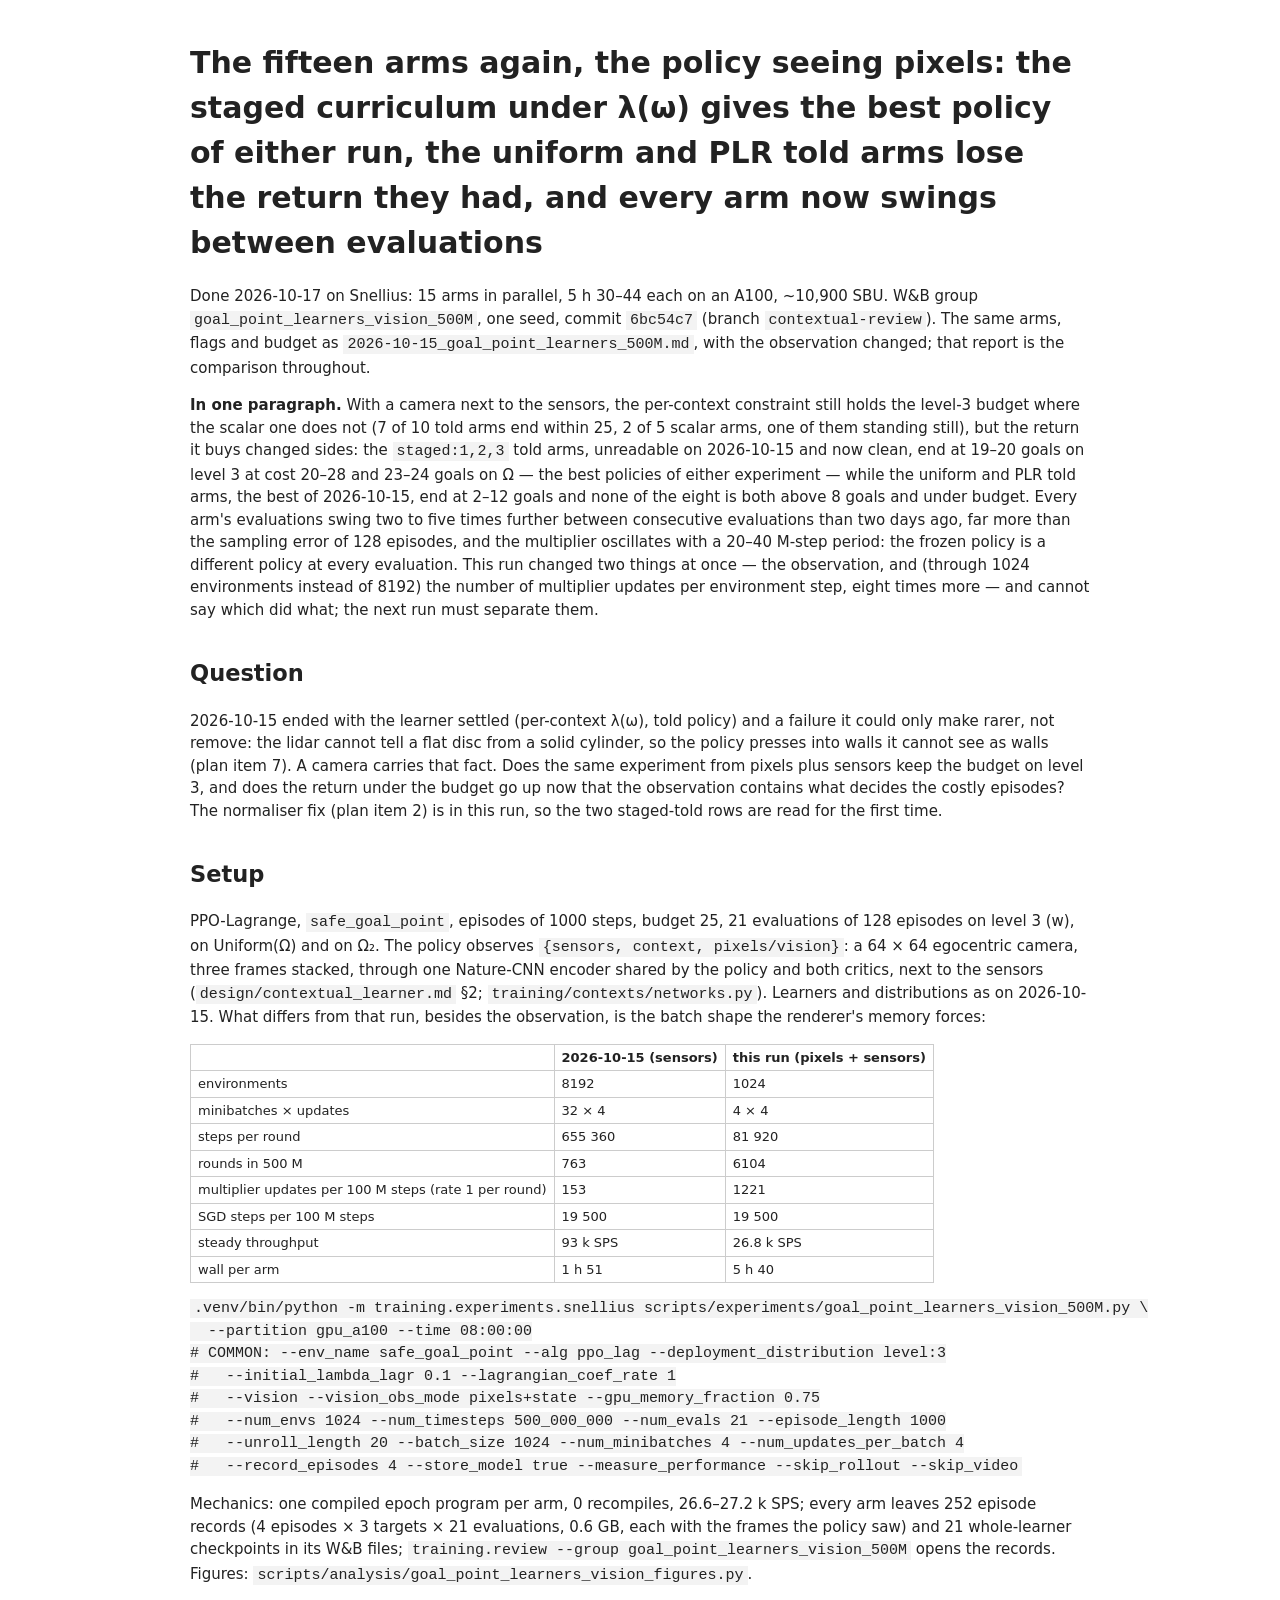
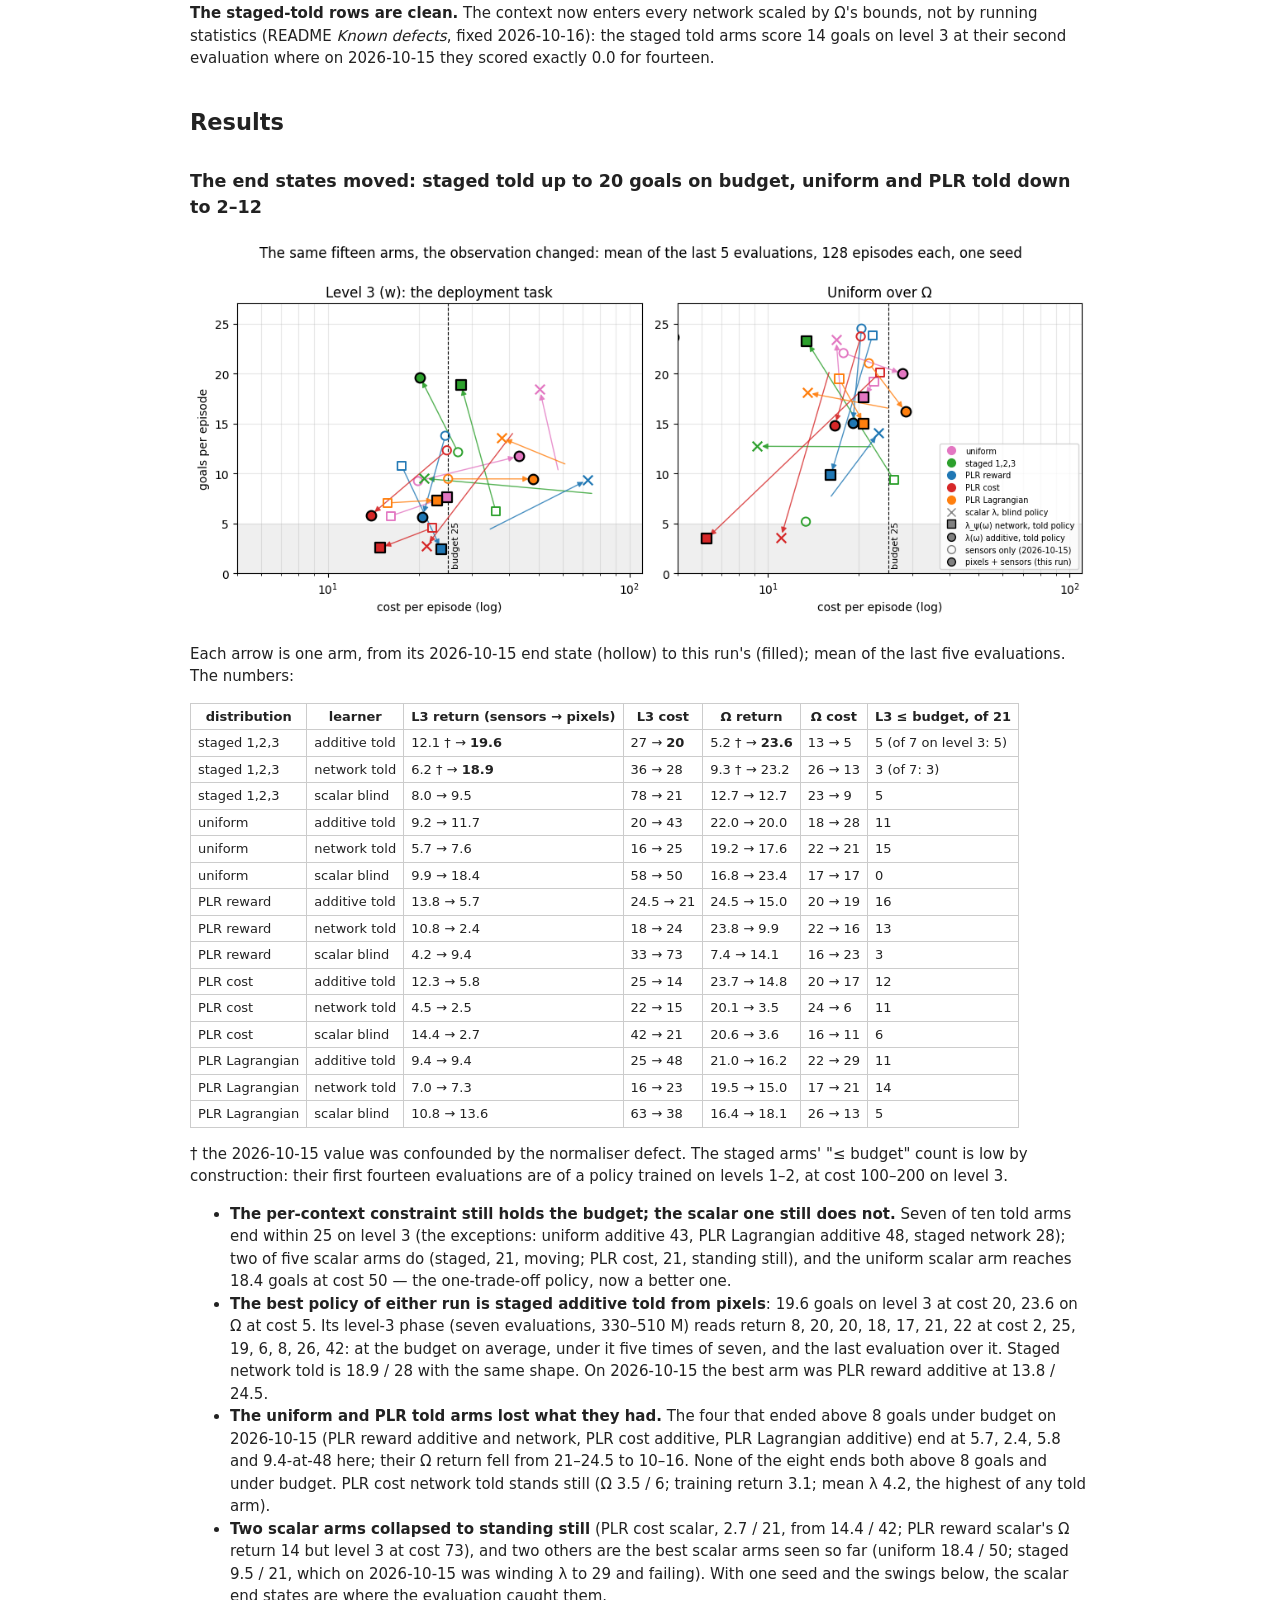
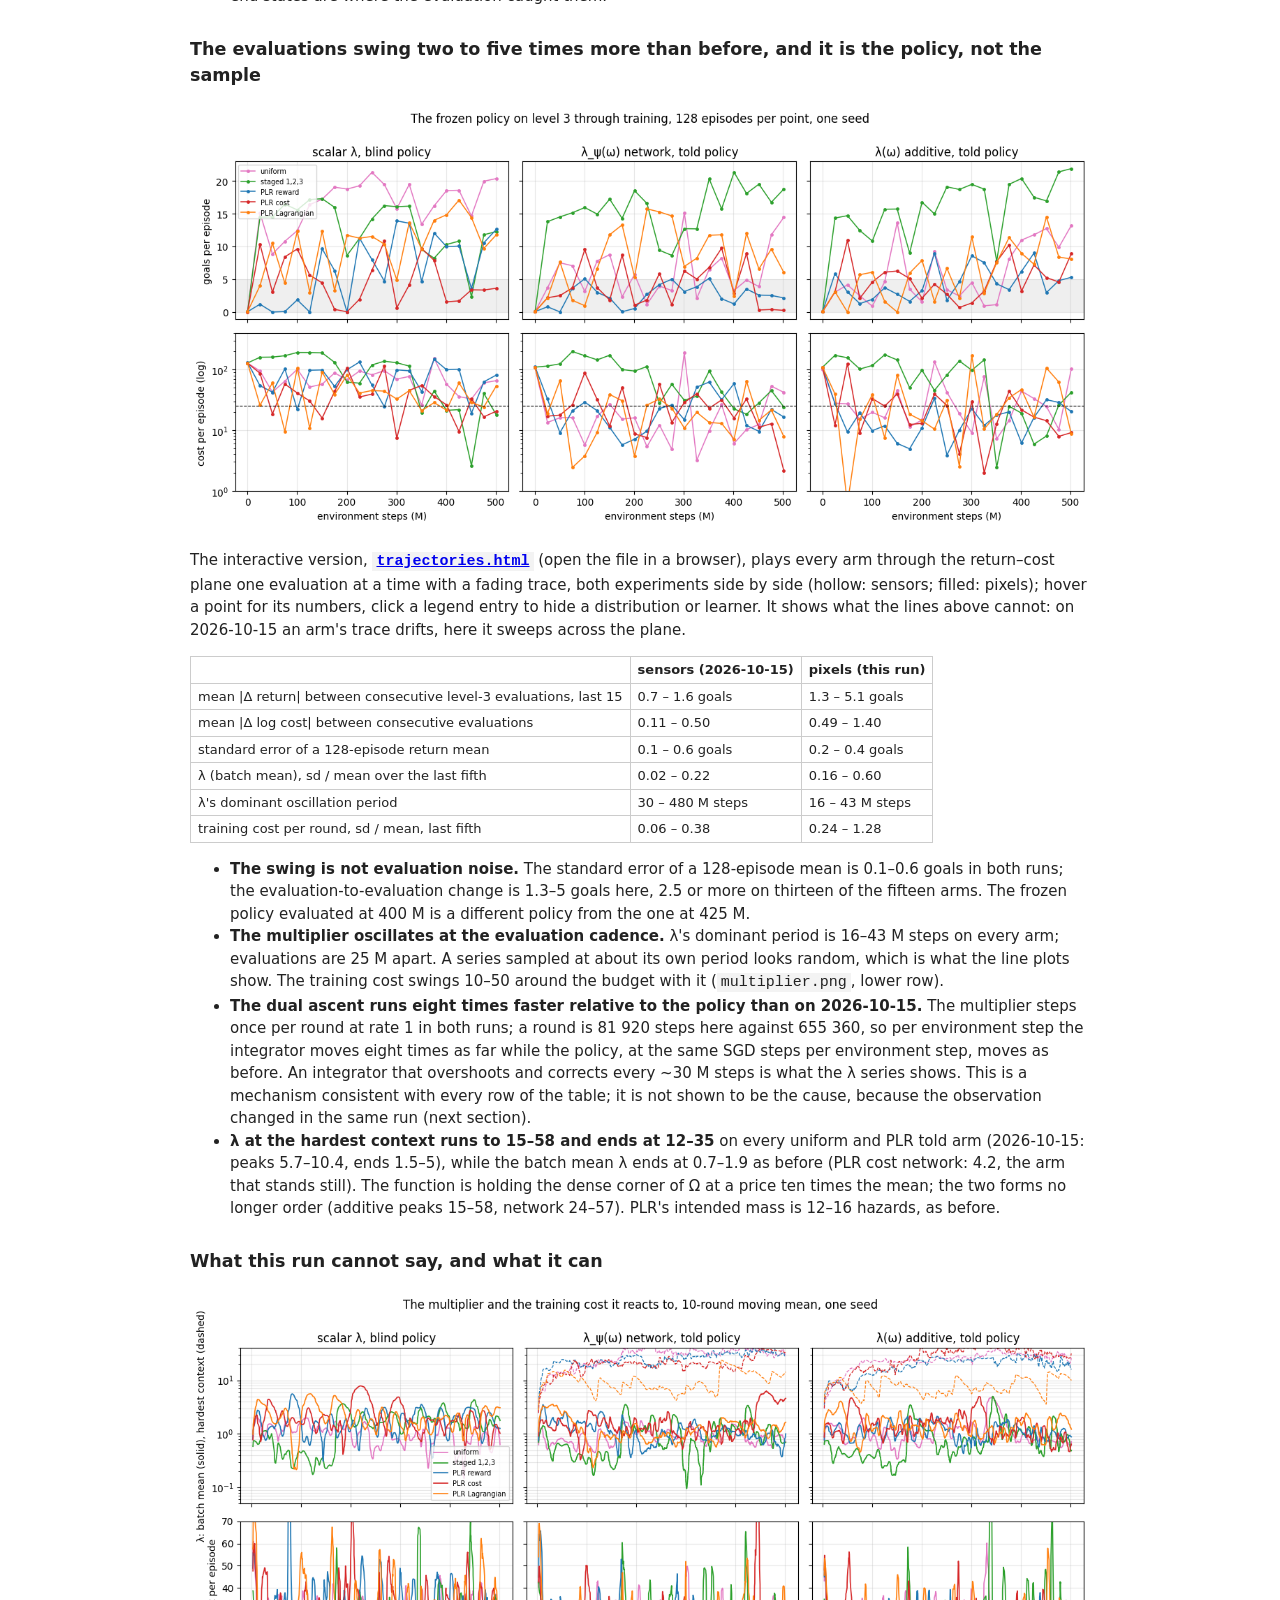
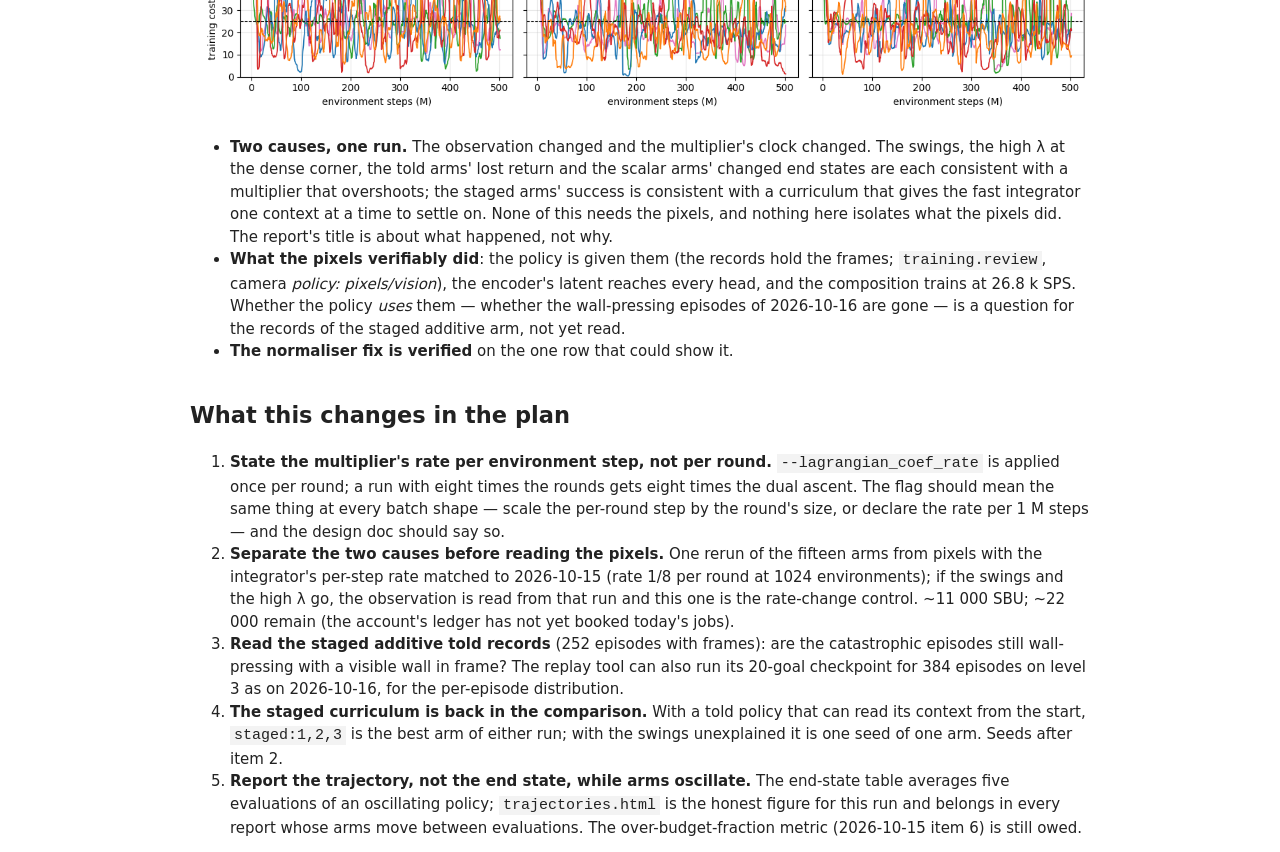
<file: docs/acl/experiments/.preview_2026-10-17.html>
<!doctype html><meta charset=utf-8><title>2026-10-17 report</title><style>body{max-width:900px;margin:40px auto;font:15px/1.5 system-ui;color:#222;padding:0 16px}img{max-width:100%}table{border-collapse:collapse;font-size:13px}td,th{border:1px solid #ccc;padding:3px 7px}code{background:#f3f3f3;padding:1px 4px}h2,h3{margin-top:1.6em}</style><h1>The fifteen arms again, the policy seeing pixels: the staged curriculum under λ(ω) gives the best policy of either run, the uniform and PLR told arms lose the return they had, and every arm now swings between evaluations</h1>
<p>Done 2026-10-17 on Snellius: 15 arms in parallel, 5 h 30–44 each on an A100,
~10,900 SBU. W&amp;B group <code>goal_point_learners_vision_500M</code>, one seed, commit
<code>6bc54c7</code> (branch <code>contextual-review</code>). The same arms, flags and budget as
<code>2026-10-15_goal_point_learners_500M.md</code>, with the observation changed; that
report is the comparison throughout.</p>
<p><strong>In one paragraph.</strong> With a camera next to the sensors, the per-context
constraint still holds the level-3 budget where the scalar one does not (7 of 10
told arms end within 25, 2 of 5 scalar arms, one of them standing still), but the return it buys changed
sides: the <code>staged:1,2,3</code> told arms, unreadable on 2026-10-15 and now clean,
end at 19–20 goals on level 3 at cost 20–28 and 23–24 goals on Ω — the best
policies of either experiment — while the uniform and PLR told arms, the best
of 2026-10-15, end at 2–12 goals and none of the eight is both above 8 goals and
under budget. Every arm's evaluations swing two to five times further between
consecutive evaluations than two days ago, far more than the sampling error of
128 episodes, and the multiplier oscillates with a 20–40 M-step period: the
frozen policy is a different policy at every evaluation. This run changed two
things at once — the observation, and (through 1024 environments instead of
8192) the number of multiplier updates per environment step, eight times more —
and cannot say which did what; the next run must separate them.</p>
<h2>Question</h2>
<p>2026-10-15 ended with the learner settled (per-context λ(ω), told policy) and a
failure it could only make rarer, not remove: the lidar cannot tell a flat disc
from a solid cylinder, so the policy presses into walls it cannot see as walls
(plan item 7). A camera carries that fact. Does the same experiment from pixels
plus sensors keep the budget on level 3, and does the return under the budget go
up now that the observation contains what decides the costly episodes? The
normaliser fix (plan item 2) is in this run, so the two staged-told rows are
read for the first time.</p>
<h2>Setup</h2>
<p>PPO-Lagrange, <code>safe_goal_point</code>, episodes of 1000 steps, budget 25, 21
evaluations of 128 episodes on level 3 (w), on Uniform(Ω) and on Ω₂. The policy
observes <code>{sensors, context, pixels/vision}</code>: a 64 × 64 egocentric camera,
three frames stacked, through one Nature-CNN encoder shared by the policy and
both critics, next to the sensors (<code>design/contextual_learner.md</code> §2;
<code>training/contexts/networks.py</code>). Learners and distributions as on 2026-10-15.
What differs from that run, besides the observation, is the batch shape the
renderer's memory forces:</p>
<table>
<thead>
<tr>
<th></th>
<th>2026-10-15 (sensors)</th>
<th>this run (pixels + sensors)</th>
</tr>
</thead>
<tbody>
<tr>
<td>environments</td>
<td>8192</td>
<td>1024</td>
</tr>
<tr>
<td>minibatches × updates</td>
<td>32 × 4</td>
<td>4 × 4</td>
</tr>
<tr>
<td>steps per round</td>
<td>655 360</td>
<td>81 920</td>
</tr>
<tr>
<td>rounds in 500 M</td>
<td>763</td>
<td>6104</td>
</tr>
<tr>
<td>multiplier updates per 100 M steps (rate 1 per round)</td>
<td>153</td>
<td>1221</td>
</tr>
<tr>
<td>SGD steps per 100 M steps</td>
<td>19 500</td>
<td>19 500</td>
</tr>
<tr>
<td>steady throughput</td>
<td>93 k SPS</td>
<td>26.8 k SPS</td>
</tr>
<tr>
<td>wall per arm</td>
<td>1 h 51</td>
<td>5 h 40</td>
</tr>
</tbody>
</table>
<pre><code class="language-bash">.venv/bin/python -m training.experiments.snellius scripts/experiments/goal_point_learners_vision_500M.py \
  --partition gpu_a100 --time 08:00:00
# COMMON: --env_name safe_goal_point --alg ppo_lag --deployment_distribution level:3
#   --initial_lambda_lagr 0.1 --lagrangian_coef_rate 1
#   --vision --vision_obs_mode pixels+state --gpu_memory_fraction 0.75
#   --num_envs 1024 --num_timesteps 500_000_000 --num_evals 21 --episode_length 1000
#   --unroll_length 20 --batch_size 1024 --num_minibatches 4 --num_updates_per_batch 4
#   --record_episodes 4 --store_model true --measure_performance --skip_rollout --skip_video
</code></pre>
<p>Mechanics: one compiled epoch program per arm, 0 recompiles, 26.6–27.2 k SPS;
every arm leaves 252 episode records (4 episodes × 3 targets × 21 evaluations,
0.6 GB, each with the frames the policy saw) and 21 whole-learner checkpoints in
its W&amp;B files; <code>training.review --group goal_point_learners_vision_500M</code> opens
the records. Figures: <code>scripts/analysis/goal_point_learners_vision_figures.py</code>.</p>
<p><strong>The staged-told rows are clean.</strong> The context now enters every network scaled
by Ω's bounds, not by running statistics (README <em>Known defects</em>, fixed
2026-10-16): the staged told arms score 14 goals on level 3 at their second
evaluation where on 2026-10-15 they scored exactly 0.0 for fourteen.</p>
<h2>Results</h2>
<h3>The end states moved: staged told up to 20 goals on budget, uniform and PLR told down to 2–12</h3>
<p><img src="figures/2026-10-17_goal_point_learners_vision_500M/paired.png" alt="paired"></p>
<p>Each arrow is one arm, from its 2026-10-15 end state (hollow) to this run's
(filled); mean of the last five evaluations. The numbers:</p>
<table>
<thead>
<tr>
<th>distribution</th>
<th>learner</th>
<th>L3 return (sensors → pixels)</th>
<th>L3 cost</th>
<th>Ω return</th>
<th>Ω cost</th>
<th>L3 ≤ budget, of 21</th>
</tr>
</thead>
<tbody>
<tr>
<td>staged 1,2,3</td>
<td>additive told</td>
<td>12.1 † → <strong>19.6</strong></td>
<td>27 → <strong>20</strong></td>
<td>5.2 † → <strong>23.6</strong></td>
<td>13 → 5</td>
<td>5 (of 7 on level 3: 5)</td>
</tr>
<tr>
<td>staged 1,2,3</td>
<td>network told</td>
<td>6.2 † → <strong>18.9</strong></td>
<td>36 → 28</td>
<td>9.3 † → 23.2</td>
<td>26 → 13</td>
<td>3 (of 7: 3)</td>
</tr>
<tr>
<td>staged 1,2,3</td>
<td>scalar blind</td>
<td>8.0 → 9.5</td>
<td>78 → 21</td>
<td>12.7 → 12.7</td>
<td>23 → 9</td>
<td>5</td>
</tr>
<tr>
<td>uniform</td>
<td>additive told</td>
<td>9.2 → 11.7</td>
<td>20 → 43</td>
<td>22.0 → 20.0</td>
<td>18 → 28</td>
<td>11</td>
</tr>
<tr>
<td>uniform</td>
<td>network told</td>
<td>5.7 → 7.6</td>
<td>16 → 25</td>
<td>19.2 → 17.6</td>
<td>22 → 21</td>
<td>15</td>
</tr>
<tr>
<td>uniform</td>
<td>scalar blind</td>
<td>9.9 → 18.4</td>
<td>58 → 50</td>
<td>16.8 → 23.4</td>
<td>17 → 17</td>
<td>0</td>
</tr>
<tr>
<td>PLR reward</td>
<td>additive told</td>
<td>13.8 → 5.7</td>
<td>24.5 → 21</td>
<td>24.5 → 15.0</td>
<td>20 → 19</td>
<td>16</td>
</tr>
<tr>
<td>PLR reward</td>
<td>network told</td>
<td>10.8 → 2.4</td>
<td>18 → 24</td>
<td>23.8 → 9.9</td>
<td>22 → 16</td>
<td>13</td>
</tr>
<tr>
<td>PLR reward</td>
<td>scalar blind</td>
<td>4.2 → 9.4</td>
<td>33 → 73</td>
<td>7.4 → 14.1</td>
<td>16 → 23</td>
<td>3</td>
</tr>
<tr>
<td>PLR cost</td>
<td>additive told</td>
<td>12.3 → 5.8</td>
<td>25 → 14</td>
<td>23.7 → 14.8</td>
<td>20 → 17</td>
<td>12</td>
</tr>
<tr>
<td>PLR cost</td>
<td>network told</td>
<td>4.5 → 2.5</td>
<td>22 → 15</td>
<td>20.1 → 3.5</td>
<td>24 → 6</td>
<td>11</td>
</tr>
<tr>
<td>PLR cost</td>
<td>scalar blind</td>
<td>14.4 → 2.7</td>
<td>42 → 21</td>
<td>20.6 → 3.6</td>
<td>16 → 11</td>
<td>6</td>
</tr>
<tr>
<td>PLR Lagrangian</td>
<td>additive told</td>
<td>9.4 → 9.4</td>
<td>25 → 48</td>
<td>21.0 → 16.2</td>
<td>22 → 29</td>
<td>11</td>
</tr>
<tr>
<td>PLR Lagrangian</td>
<td>network told</td>
<td>7.0 → 7.3</td>
<td>16 → 23</td>
<td>19.5 → 15.0</td>
<td>17 → 21</td>
<td>14</td>
</tr>
<tr>
<td>PLR Lagrangian</td>
<td>scalar blind</td>
<td>10.8 → 13.6</td>
<td>63 → 38</td>
<td>16.4 → 18.1</td>
<td>26 → 13</td>
<td>5</td>
</tr>
</tbody>
</table>
<p>† the 2026-10-15 value was confounded by the normaliser defect. The staged arms'
&quot;≤ budget&quot; count is low by construction: their first fourteen evaluations are
of a policy trained on levels 1–2, at cost 100–200 on level 3.</p>
<ul>
<li><strong>The per-context constraint still holds the budget; the scalar one still
does not.</strong> Seven of ten told arms end within 25 on level 3 (the exceptions:
uniform additive 43, PLR Lagrangian additive 48, staged network 28); two of
five scalar arms do (staged, 21, moving; PLR cost, 21, standing still), and
the uniform scalar arm reaches 18.4 goals at cost 50 — the one-trade-off
policy, now a better one.</li>
<li><strong>The best policy of either run is staged additive told from pixels</strong>: 19.6
goals on level 3 at cost 20, 23.6 on Ω at cost 5. Its level-3 phase (seven
evaluations, 330–510 M) reads return 8, 20, 20, 18, 17, 21, 22 at cost 2, 25,
19, 6, 8, 26, 42: at the budget on average, under it five times of seven,
and the last evaluation over it. Staged network told is 18.9 / 28 with the
same shape. On 2026-10-15 the best arm was PLR reward additive at 13.8 / 24.5.</li>
<li><strong>The uniform and PLR told arms lost what they had.</strong> The four that ended
above 8 goals under budget on 2026-10-15 (PLR reward additive and network,
PLR cost additive, PLR Lagrangian additive) end at 5.7, 2.4, 5.8 and 9.4-at-48
here; their Ω return fell from 21–24.5 to 10–16. None of the eight ends both
above 8 goals and under budget. PLR cost network told stands still (Ω 3.5 /
6; training return 3.1; mean λ 4.2, the highest of any told arm).</li>
<li><strong>Two scalar arms collapsed to standing still</strong> (PLR cost scalar, 2.7 / 21,
from 14.4 / 42; PLR reward scalar's Ω return 14 but level 3 at cost 73), and
two others are the best scalar arms seen so far (uniform 18.4 / 50; staged
9.5 / 21, which on 2026-10-15 was winding λ to 29 and failing). With one seed
and the swings below, the scalar end states are where the evaluation caught
them.</li>
</ul>
<h3>The evaluations swing two to five times more than before, and it is the policy, not the sample</h3>
<p><img src="figures/2026-10-17_goal_point_learners_vision_500M/level3.png" alt="level 3"></p>
<p>The interactive version, <strong><a href="figures/2026-10-17_goal_point_learners_vision_500M/trajectories.html"><code>trajectories.html</code></a></strong>
(open the file in a browser), plays every arm through the return–cost plane one
evaluation at a time with a fading trace, both experiments side by side (hollow:
sensors; filled: pixels); hover a point for its numbers, click a legend entry to
hide a distribution or learner. It shows what the lines above cannot: on
2026-10-15 an arm's trace drifts, here it sweeps across the plane.</p>
<table>
<thead>
<tr>
<th></th>
<th>sensors (2026-10-15)</th>
<th>pixels (this run)</th>
</tr>
</thead>
<tbody>
<tr>
<td>mean |Δ return| between consecutive level-3 evaluations, last 15</td>
<td>0.7 – 1.6 goals</td>
<td>1.3 – 5.1 goals</td>
</tr>
<tr>
<td>mean |Δ log cost| between consecutive evaluations</td>
<td>0.11 – 0.50</td>
<td>0.49 – 1.40</td>
</tr>
<tr>
<td>standard error of a 128-episode return mean</td>
<td>0.1 – 0.6 goals</td>
<td>0.2 – 0.4 goals</td>
</tr>
<tr>
<td>λ (batch mean), sd / mean over the last fifth</td>
<td>0.02 – 0.22</td>
<td>0.16 – 0.60</td>
</tr>
<tr>
<td>λ's dominant oscillation period</td>
<td>30 – 480 M steps</td>
<td>16 – 43 M steps</td>
</tr>
<tr>
<td>training cost per round, sd / mean, last fifth</td>
<td>0.06 – 0.38</td>
<td>0.24 – 1.28</td>
</tr>
</tbody>
</table>
<ul>
<li><strong>The swing is not evaluation noise.</strong> The standard error of a 128-episode
mean is 0.1–0.6 goals in both runs; the evaluation-to-evaluation change is
1.3–5 goals here, 2.5 or more on thirteen of the fifteen arms. The frozen
policy evaluated at 400 M is a different policy from the one at 425 M.</li>
<li><strong>The multiplier oscillates at the evaluation cadence.</strong> λ's dominant period
is 16–43 M steps on every arm; evaluations are 25 M apart. A series sampled at
about its own period looks random, which is what the line plots show. The
training cost swings 10–50 around the budget with it (<code>multiplier.png</code>, lower
row).</li>
<li><strong>The dual ascent runs eight times faster relative to the policy than on
2026-10-15.</strong> The multiplier steps once per round at rate 1 in both runs; a
round is 81 920 steps here against 655 360, so per environment step the
integrator moves eight times as far while the policy, at the same SGD steps
per environment step, moves as before. An integrator that overshoots and
corrects every ~30 M steps is what the λ series shows. This is a mechanism
consistent with every row of the table; it is not shown to be the cause,
because the observation changed in the same run (next section).</li>
<li><strong>λ at the hardest context runs to 15–58 and ends at 12–35</strong> on every uniform
and PLR told arm (2026-10-15: peaks 5.7–10.4, ends 1.5–5), while the batch
mean λ ends at 0.7–1.9 as before (PLR cost network: 4.2, the arm that stands
still). The function is holding the dense corner of
Ω at a price ten times the mean; the two forms no longer order (additive
peaks 15–58, network 24–57). PLR's intended mass is 12–16 hazards, as before.</li>
</ul>
<h3>What this run cannot say, and what it can</h3>
<p><img src="figures/2026-10-17_goal_point_learners_vision_500M/multiplier.png" alt="multiplier"></p>
<ul>
<li><strong>Two causes, one run.</strong> The observation changed and the multiplier's clock
changed. The swings, the high λ at the dense corner, the told arms' lost return
and the scalar arms' changed end states are each consistent with a multiplier
that overshoots; the staged arms' success is consistent with a curriculum that
gives the fast integrator one context at a time to settle on. None of this
needs the pixels, and nothing here isolates what the pixels did. The report's
title is about what happened, not why.</li>
<li><strong>What the pixels verifiably did</strong>: the policy is given them (the records hold
the frames; <code>training.review</code>, camera <em>policy: pixels/vision</em>), the encoder's
latent reaches every head, and the composition trains at 26.8 k SPS. Whether
the policy <em>uses</em> them — whether the wall-pressing episodes of 2026-10-16 are
gone — is a question for the records of the staged additive arm, not yet read.</li>
<li><strong>The normaliser fix is verified</strong> on the one row that could show it.</li>
</ul>
<h2>What this changes in the plan</h2>
<ol>
<li><strong>State the multiplier's rate per environment step, not per round.</strong>
<code>--lagrangian_coef_rate</code> is applied once per round; a run with eight times
the rounds gets eight times the dual ascent. The flag should mean the same
thing at every batch shape — scale the per-round step by the round's size, or
declare the rate per 1 M steps — and the design doc should say so.</li>
<li><strong>Separate the two causes before reading the pixels.</strong> One rerun of the
fifteen arms from pixels with the integrator's per-step rate matched to
2026-10-15 (rate 1/8 per round at 1024 environments); if the swings and the
high λ go, the observation is read from that run and this one is the
rate-change control. ~11 000 SBU; ~22 000 remain (the account's ledger has
not yet booked today's jobs).</li>
<li><strong>Read the staged additive told records</strong> (252 episodes with frames): are
the catastrophic episodes still wall-pressing with a visible wall in frame?
The replay tool can also run its 20-goal checkpoint for 384 episodes on
level 3 as on 2026-10-16, for the per-episode distribution.</li>
<li><strong>The staged curriculum is back in the comparison.</strong> With a told policy that
can read its context from the start, <code>staged:1,2,3</code> is the best arm of either
run; with the swings unexplained it is one seed of one arm. Seeds after
item 2.</li>
<li><strong>Report the trajectory, not the end state, while arms oscillate.</strong> The
end-state table averages five evaluations of an oscillating policy;
<code>trajectories.html</code> is the honest figure for this run and belongs in every
report whose arms move between evaluations. The over-budget-fraction metric
(2026-10-15 item 6) is still owed.</li>
</ol>
</file>
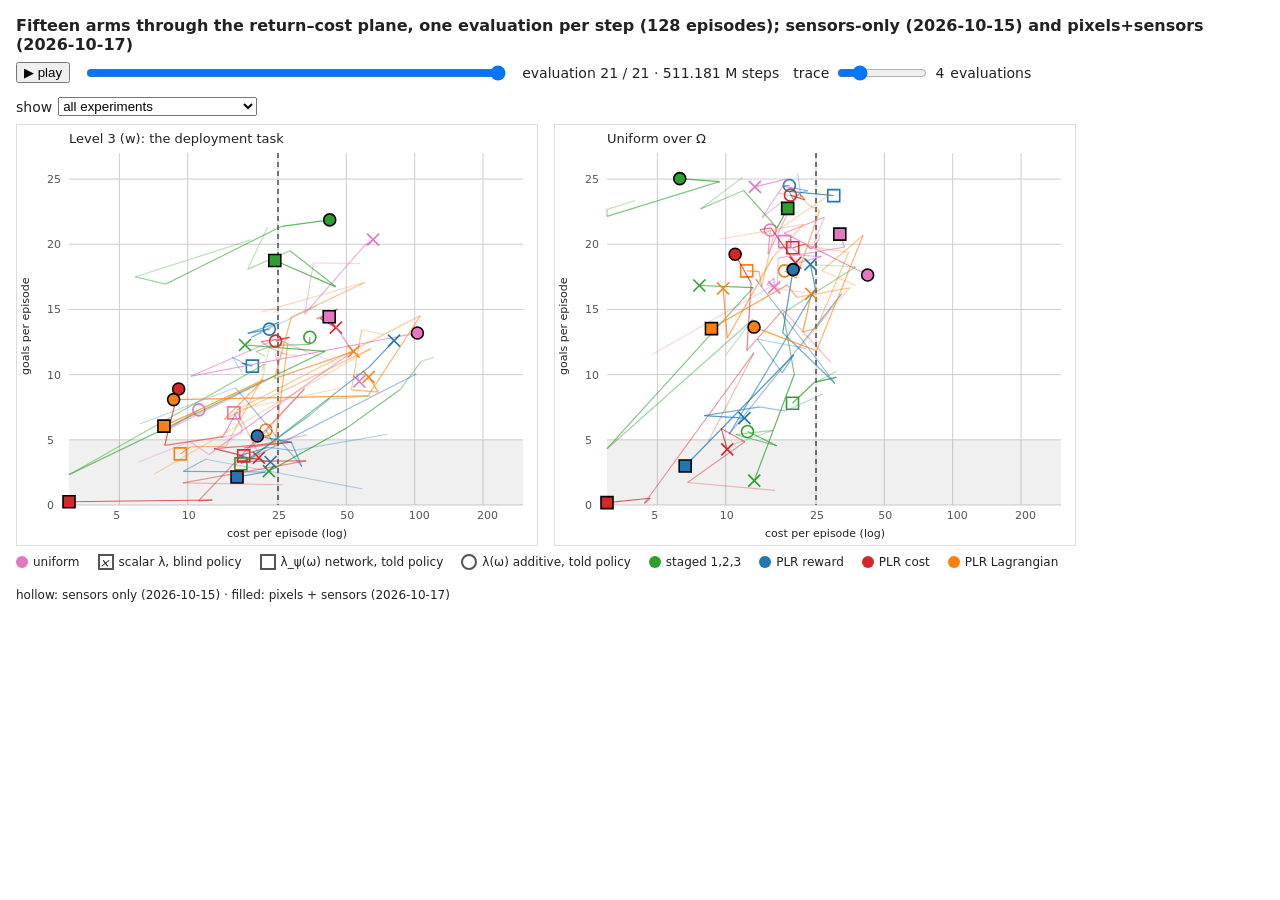
<file: docs/acl/experiments/figures/2026-10-17_goal_point_learners_vision_500M/trajectories.html>
<!doctype html>
<html lang="en"><head><meta charset="utf-8"><title>Fifteen arms through the return–cost plane, one evaluation per step (128 episodes); sensors-only (2026-10-15) and pixels+sensors (2026-10-17)</title>
<style>
 body{font:14px system-ui,sans-serif;margin:16px;color:#222}
 h1{font-size:16px;margin:0 0 8px}
 .controls{display:flex;gap:14px;align-items:center;margin:8px 0;flex-wrap:wrap}
 .controls label{display:flex;gap:6px;align-items:center}
 input[type=range]{width:420px}
 .panels{display:flex;gap:16px;flex-wrap:wrap}
 canvas{border:1px solid #ddd;background:#fff}
 .legend{display:flex;gap:18px;flex-wrap:wrap;margin-top:8px;font-size:12px}
 .legend span{display:inline-flex;align-items:center;gap:5px;cursor:pointer;user-select:none}
 .legend span.off{opacity:.3}
 .swatch{width:12px;height:12px;display:inline-block;border-radius:50%}
 #tip{position:fixed;pointer-events:none;background:#fff;border:1px solid #999;padding:4px 6px;font-size:12px;display:none}
</style></head><body>
<h1>Fifteen arms through the return–cost plane, one evaluation per step (128 episodes); sensors-only (2026-10-15) and pixels+sensors (2026-10-17)</h1>
<div class="controls">
 <button id="play">▶ play</button>
 <input id="step" type="range" min="0" max="0" value="0">
 <span id="where"></span>
 <label>trace <input id="trace" type="range" min="0" max="20" value="4" style="width:90px"> <span id="tracen">4</span> evaluations</label>
 <label>show <select id="which"></select></label>
</div>
<div class="panels" id="panels"></div>
<div class="legend" id="legend"></div>
<div id="tip"></div>
<script>
const DATA = {"title": "Fifteen arms through the return\u2013cost plane, one evaluation per step (128 episodes); sensors-only (2026-10-15) and pixels+sensors (2026-10-17)", "budget": 25.0, "targets": [{"name": "deployment", "title": "Level 3 (w): the deployment task"}, {"name": "uniform", "title": "Uniform over \u03a9"}], "experiments": [{"label": "sensors only (2026-10-15)", "arms": [{"label": "uniform \u00b7 scalar \u03bb, blind policy", "colour": "#e377c2", "marker": "cross", "distribution": "uniform", "learner": "scalar \u03bb, blind policy", "targets": {"deployment": {"steps": [0.0, 25.559, 51.118, 76.677, 102.236, 127.795, 153.354, 178.913, 204.472, 230.031, 255.59, 281.149, 306.708, 332.268, 357.827, 383.386, 408.945, 434.504, 460.063, 485.622, 511.181], "return": [0.312, 16.789, 18.227, 17.703, 17.195, 17.109, 18.703, 16.953, 17.078, 11.891, 11.492, 11.555, 10.641, 9.891, 10.984, 9.094, 10.047, 9.977, 9.969, 10.055, 9.477], "cost": [73.689, 177.922, 139.972, 157.505, 160.694, 152.537, 110.689, 136.097, 138.575, 124.529, 109.796, 92.081, 92.031, 86.963, 52.998, 50.277, 56.339, 62.069, 61.564, 55.391, 56.955]}, "uniform": {"steps": [0.0, 25.559, 51.118, 76.677, 102.236, 127.795, 153.354, 178.913, 204.472, 230.031, 255.59, 281.149, 306.708, 332.268, 357.827, 383.386, 408.945, 434.504, 460.063, 485.622, 511.181], "return": [0.32, 23.734, 24.242, 25.008, 24.414, 24.32, 24.453, 24.148, 24.781, 18.688, 19.172, 18.625, 17.695, 17.906, 17.039, 17.258, 16.312, 16.555, 16.906, 17.406, 16.688], "cost": [55.597, 50.48, 44.711, 27.026, 34.777, 27.329, 33.319, 24.965, 23.334, 21.993, 29.496, 29.933, 25.24, 17.992, 20.957, 15.093, 22.253, 17.39, 15.13, 16.316, 16.363]}}}, {"label": "uniform \u00b7 \u03bb_\u03c8(\u03c9) network, told policy", "colour": "#e377c2", "marker": "square", "distribution": "uniform", "learner": "\u03bb_\u03c8(\u03c9) network, told policy", "targets": {"deployment": {"steps": [0.0, 25.559, 51.118, 76.677, 102.236, 127.795, 153.354, 178.913, 204.472, 230.031, 255.59, 281.149, 306.708, 332.268, 357.827, 383.386, 408.945, 434.504, 460.063, 485.622, 511.181], "return": [0.297, 16.766, 10.633, 2.453, 1.094, 0.375, 0.719, 0.789, 1.078, 3.016, 4.359, 4.141, 2.445, 3.031, 3.742, 4.008, 5.008, 5.188, 5.484, 5.914, 7.07], "cost": [97.185, 153.372, 63.737, 9.445, 3.055, 1.133, 2.46, 1.517, 1.889, 4.734, 8.549, 21.255, 9.713, 11.241, 9.687, 11.878, 16.134, 14.072, 17.223, 17.366, 15.967]}, "uniform": {"steps": [0.0, 25.559, 51.118, 76.677, 102.236, 127.795, 153.354, 178.913, 204.472, 230.031, 255.59, 281.149, 306.708, 332.268, 357.827, 383.386, 408.945, 434.504, 460.063, 485.622, 511.181], "return": [0.328, 23.828, 22.406, 19.164, 17.656, 18.617, 18.828, 20.578, 21.586, 21.312, 22.492, 22.25, 16.789, 18.695, 19.523, 18.688, 19.078, 18.461, 19.055, 19.156, 20.203], "cost": [68.038, 47.539, 27.015, 14.534, 13.114, 15.257, 12.299, 14.576, 14.935, 16.02, 16.449, 17.481, 20.165, 19.848, 23.815, 21.776, 26.521, 19.701, 26.414, 21.414, 18.2]}}}, {"label": "uniform \u00b7 \u03bb(\u03c9) additive, told policy", "colour": "#e377c2", "marker": "circle", "distribution": "uniform", "learner": "\u03bb(\u03c9) additive, told policy", "targets": {"deployment": {"steps": [0.0, 25.559, 51.118, 76.677, 102.236, 127.795, 153.354, 178.913, 204.472, 230.031, 255.59, 281.149, 306.708, 332.268, 357.827, 383.386, 408.945, 434.504, 460.063, 485.622, 511.181], "return": [0.297, 16.719, 7.227, 1.484, 0.672, 1.695, 2.43, 3.633, 5.945, 6.891, 8.578, 10.82, 10.062, 10.141, 10.219, 9.836, 11.461, 11.602, 10.062, 5.719, 7.297], "cost": [97.185, 126.255, 37.542, 4.191, 1.605, 2.15, 3.993, 5.321, 8.652, 14.394, 17.027, 24.168, 20.418, 25.35, 25.141, 20.237, 30.608, 24.335, 25.387, 8.005, 11.195]}, "uniform": {"steps": [0.0, 25.559, 51.118, 76.677, 102.236, 127.795, 153.354, 178.913, 204.472, 230.031, 255.59, 281.149, 306.708, 332.268, 357.827, 383.386, 408.945, 434.504, 460.063, 485.622, 511.181], "return": [0.328, 23.352, 21.68, 20.172, 18.648, 20.203, 21.359, 21.836, 23.281, 22.539, 22.484, 22.938, 22.883, 23.711, 23.469, 23.203, 23.43, 23.336, 23.086, 19.242, 21.094], "cost": [68.038, 45.601, 21.65, 14.111, 13.745, 15.536, 17.744, 19.262, 15.973, 19.553, 23.895, 21.4, 18.72, 20.394, 18.354, 23.725, 19.133, 19.107, 19.607, 15.368, 15.711]}}}, {"label": "staged 1,2,3 \u00b7 scalar \u03bb, blind policy", "colour": "#2ca02c", "marker": "cross", "distribution": "staged 1,2,3", "learner": "scalar \u03bb, blind policy", "targets": {"deployment": {"steps": [0.0, 25.559, 51.118, 76.677, 102.236, 127.795, 153.354, 178.913, 204.472, 230.031, 255.59, 281.149, 306.708, 332.268, 357.827, 383.386, 408.945, 434.504, 460.063, 485.622, 511.181], "return": [0.312, 16.969, 17.305, 17.242, 16.883, 17.008, 18.219, 17.625, 16.93, 16.781, 17.203, 17.016, 17.406, 16.477, 15.344, 14.375, 11.32, 11.023, 8.883, 5.938, 2.594], "cost": [73.689, 141.194, 149.403, 199.337, 194.959, 192.851, 197.066, 210.017, 227.12, 192.583, 205.124, 195.224, 149.964, 155.283, 154.793, 113.166, 121.644, 106.676, 86.596, 50.585, 22.782]}, "uniform": {"steps": [0.0, 25.559, 51.118, 76.677, 102.236, 127.795, 153.354, 178.913, 204.472, 230.031, 255.59, 281.149, 306.708, 332.268, 357.827, 383.386, 408.945, 434.504, 460.063, 485.622, 511.181], "return": [0.32, 22.609, 23.984, 24.758, 24.938, 24.953, 25.57, 24.688, 25.758, 24.883, 24.352, 25.055, 24.0, 24.117, 23.945, 21.375, 18.43, 18.273, 14.734, 10.023, 1.867], "cost": [55.597, 44.255, 30.698, 32.015, 40.275, 47.569, 53.77, 70.143, 36.075, 46.08, 55.704, 30.44, 36.931, 35.094, 25.035, 27.581, 24.65, 37.425, 17.902, 20.06, 13.36]}}}, {"label": "staged 1,2,3 \u00b7 \u03bb_\u03c8(\u03c9) network, told policy", "colour": "#2ca02c", "marker": "square", "distribution": "staged 1,2,3", "learner": "\u03bb_\u03c8(\u03c9) network, told policy", "targets": {"deployment": {"steps": [0.0, 25.559, 51.118, 76.677, 102.236, 127.795, 153.354, 178.913, 204.472, 230.031, 255.59, 281.149, 306.708, 332.268, 357.827, 383.386, 408.945, 434.504, 460.063, 485.622, 511.181], "return": [0.297, 0.0, 0.0, 0.0, 0.0, 0.0, 0.0, 0.0, 0.0, 0.016, 0.008, 0.0, 0.0, 0.0, 0.352, 2.289, 8.344, 8.125, 6.969, 4.445, 3.156], "cost": [97.185, 117.723, 108.574, 114.172, 129.054, 99.858, 110.99, 80.288, 96.666, 173.602, 162.724, 154.328, 104.247, 154.592, 15.269, 23.445, 64.094, 42.062, 34.965, 21.992, 17.164]}, "uniform": {"steps": [0.0, 25.559, 51.118, 76.677, 102.236, 127.795, 153.354, 178.913, 204.472, 230.031, 255.59, 281.149, 306.708, 332.268, 357.827, 383.386, 408.945, 434.504, 460.063, 485.622, 511.181], "return": [0.328, 0.0, 0.0, 0.0, 0.0, 0.0, 0.0, 0.25, 1.227, 0.383, 0.773, 0.422, 0.664, 0.266, 5.305, 6.945, 10.25, 9.43, 9.789, 9.438, 7.805], "cost": [68.038, 45.676, 49.774, 42.545, 37.11, 24.274, 43.252, 36.32, 49.663, 61.291, 57.119, 37.107, 47.65, 54.361, 34.228, 24.825, 30.626, 25.15, 30.754, 24.661, 19.693]}}}, {"label": "staged 1,2,3 \u00b7 \u03bb(\u03c9) additive, told policy", "colour": "#2ca02c", "marker": "circle", "distribution": "staged 1,2,3", "learner": "\u03bb(\u03c9) additive, told policy", "targets": {"deployment": {"steps": [0.0, 25.559, 51.118, 76.677, 102.236, 127.795, 153.354, 178.913, 204.472, 230.031, 255.59, 281.149, 306.708, 332.268, 357.827, 383.386, 408.945, 434.504, 460.063, 485.622, 511.181], "return": [0.352, 0.0, 0.0, 0.0, 0.0, 0.0, 0.0, 0.0, 0.0, 0.0, 0.0, 0.0, 0.0, 0.0, 4.773, 9.094, 11.398, 11.781, 12.242, 12.312, 12.867], "cost": [87.544, 116.382, 86.577, 93.189, 109.848, 121.507, 105.873, 72.504, 94.798, 102.298, 116.815, 100.846, 100.942, 91.008, 17.653, 19.89, 21.99, 20.059, 24.115, 34.459, 34.526]}, "uniform": {"steps": [0.0, 25.559, 51.118, 76.677, 102.236, 127.795, 153.354, 178.913, 204.472, 230.031, 255.59, 281.149, 306.708, 332.268, 357.827, 383.386, 408.945, 434.504, 460.063, 485.622, 511.181], "return": [0.383, 0.008, 0.0, 0.0, 0.0, 0.0, 0.0, 0.047, 0.398, 0.094, 0.172, 0.062, 0.227, 0.094, 4.125, 4.586, 4.508, 5.719, 5.406, 4.547, 5.633], "cost": [69.107, 43.233, 46.073, 37.457, 34.522, 37.409, 35.954, 30.46, 31.96, 34.591, 35.615, 47.586, 30.926, 39.357, 25.496, 13.742, 10.214, 16.139, 11.062, 16.81, 12.475]}}}, {"label": "PLR reward \u00b7 scalar \u03bb, blind policy", "colour": "#1f77b4", "marker": "cross", "distribution": "PLR reward", "learner": "scalar \u03bb, blind policy", "targets": {"deployment": {"steps": [0.0, 25.559, 51.118, 76.677, 102.236, 127.795, 153.354, 178.913, 204.472, 230.031, 255.59, 281.149, 306.708, 332.268, 357.827, 383.386, 408.945, 434.504, 460.063, 485.622, 511.181], "return": [0.352, 17.266, 17.133, 13.5, 8.32, 5.422, 5.227, 4.688, 5.992, 10.797, 5.172, 5.859, 6.836, 5.898, 6.07, 5.602, 5.414, 4.164, 4.43, 3.766, 3.297], "cost": [74.336, 161.624, 116.174, 103.105, 56.469, 19.02, 22.581, 20.895, 34.124, 65.652, 114.304, 84.011, 97.683, 67.238, 54.955, 74.508, 75.583, 29.161, 22.656, 16.809, 23.186]}, "uniform": {"steps": [0.0, 25.559, 51.118, 76.677, 102.236, 127.795, 153.354, 178.913, 204.472, 230.031, 255.59, 281.149, 306.708, 332.268, 357.827, 383.386, 408.945, 434.504, 460.063, 485.622, 511.181], "return": [0.391, 23.828, 23.391, 20.266, 11.609, 9.438, 7.875, 10.383, 15.586, 19.336, 5.812, 6.109, 7.219, 7.5, 7.992, 8.438, 8.508, 7.195, 7.523, 6.852, 6.664], "cost": [55.786, 54.914, 36.952, 20.359, 8.055, 5.121, 6.09, 8.101, 7.41, 14.225, 89.287, 73.815, 75.318, 35.883, 47.141, 28.746, 26.687, 18.282, 14.144, 8.041, 12.095]}}}, {"label": "PLR reward \u00b7 \u03bb_\u03c8(\u03c9) network, told policy", "colour": "#1f77b4", "marker": "square", "distribution": "PLR reward", "learner": "\u03bb_\u03c8(\u03c9) network, told policy", "targets": {"deployment": {"steps": [0.0, 25.559, 51.118, 76.677, 102.236, 127.795, 153.354, 178.913, 204.472, 230.031, 255.59, 281.149, 306.708, 332.268, 357.827, 383.386, 408.945, 434.504, 460.063, 485.622, 511.181], "return": [0.297, 16.195, 6.133, 2.656, 2.898, 3.969, 4.297, 6.562, 6.469, 8.953, 9.391, 10.641, 9.891, 9.547, 10.594, 10.242, 10.156, 11.359, 10.781, 10.883, 10.656], "cost": [97.185, 119.375, 25.244, 3.917, 8.153, 7.383, 8.484, 13.571, 11.454, 13.208, 15.915, 18.193, 16.834, 15.105, 15.726, 17.933, 17.426, 15.688, 18.044, 17.346, 19.273]}, "uniform": {"steps": [0.0, 25.559, 51.118, 76.677, 102.236, 127.795, 153.354, 178.913, 204.472, 230.031, 255.59, 281.149, 306.708, 332.268, 357.827, 383.386, 408.945, 434.504, 460.063, 485.622, 511.181], "return": [0.328, 24.242, 20.18, 19.0, 19.625, 21.438, 21.75, 21.531, 23.234, 23.172, 22.992, 23.188, 22.82, 24.203, 24.414, 23.992, 23.711, 23.961, 23.492, 24.062, 23.727], "cost": [68.038, 42.343, 24.456, 14.367, 13.63, 15.659, 14.537, 15.715, 14.718, 16.978, 18.486, 18.143, 18.451, 17.767, 19.717, 20.108, 20.764, 21.399, 19.74, 19.053, 29.921]}}}, {"label": "PLR reward \u00b7 \u03bb(\u03c9) additive, told policy", "colour": "#1f77b4", "marker": "circle", "distribution": "PLR reward", "learner": "\u03bb(\u03c9) additive, told policy", "targets": {"deployment": {"steps": [0.0, 25.559, 51.118, 76.677, 102.236, 127.795, 153.354, 178.913, 204.472, 230.031, 255.59, 281.149, 306.708, 332.268, 357.827, 383.386, 408.945, 434.504, 460.063, 485.622, 511.181], "return": [0.352, 16.023, 2.531, 2.609, 6.695, 9.312, 10.773, 11.336, 11.227, 12.742, 13.383, 14.195, 14.805, 14.5, 15.945, 15.703, 15.281, 12.852, 14.016, 13.164, 13.492], "cost": [87.544, 112.232, 3.651, 3.915, 8.418, 15.071, 14.526, 15.531, 16.858, 23.457, 22.111, 22.379, 24.891, 23.942, 28.886, 28.993, 37.02, 19.052, 25.224, 18.388, 22.889]}, "uniform": {"steps": [0.0, 25.559, 51.118, 76.677, 102.236, 127.795, 153.354, 178.913, 204.472, 230.031, 255.59, 281.149, 306.708, 332.268, 357.827, 383.386, 408.945, 434.504, 460.063, 485.622, 511.181], "return": [0.383, 23.844, 19.828, 20.539, 22.469, 23.805, 23.711, 23.836, 24.906, 24.078, 24.562, 25.305, 24.406, 25.469, 25.148, 25.125, 25.414, 23.938, 24.102, 24.469, 24.508], "cost": [69.107, 38.003, 15.995, 13.412, 16.932, 15.239, 15.292, 15.936, 15.675, 18.249, 18.904, 17.894, 20.185, 19.384, 22.788, 19.846, 20.757, 21.368, 22.998, 17.804, 19.076]}}}, {"label": "PLR cost \u00b7 scalar \u03bb, blind policy", "colour": "#d62728", "marker": "cross", "distribution": "PLR cost", "learner": "scalar \u03bb, blind policy", "targets": {"deployment": {"steps": [0.0, 25.559, 51.118, 76.677, 102.236, 127.795, 153.354, 178.913, 204.472, 230.031, 255.59, 281.149, 306.708, 332.268, 357.827, 383.386, 408.945, 434.504, 460.063, 485.622, 511.181], "return": [0.352, 16.547, 15.422, 9.867, 2.289, 0.633, 1.961, 5.898, 10.219, 12.828, 14.625, 14.875, 15.414, 15.945, 15.469, 15.297, 14.547, 14.281, 15.023, 14.312, 13.602], "cost": [74.336, 161.28, 86.247, 31.672, 5.262, 0.52, 2.613, 9.744, 20.456, 29.46, 36.79, 45.437, 51.006, 48.76, 49.826, 37.787, 43.448, 36.964, 45.616, 38.34, 44.94]}, "uniform": {"steps": [0.0, 25.559, 51.118, 76.677, 102.236, 127.795, 153.354, 178.913, 204.472, 230.031, 255.59, 281.149, 306.708, 332.268, 357.827, 383.386, 408.945, 434.504, 460.063, 485.622, 511.181], "return": [0.391, 23.117, 21.789, 17.258, 6.641, 5.828, 9.086, 15.414, 19.234, 20.445, 21.711, 21.93, 21.305, 22.828, 21.961, 22.086, 20.992, 20.828, 21.117, 21.25, 18.578], "cost": [55.786, 47.321, 27.765, 12.004, 2.641, 1.505, 2.404, 7.246, 9.269, 11.415, 18.745, 16.6, 18.096, 16.296, 15.121, 14.064, 15.528, 14.626, 14.155, 15.815, 20.28]}}}, {"label": "PLR cost \u00b7 \u03bb_\u03c8(\u03c9) network, told policy", "colour": "#d62728", "marker": "square", "distribution": "PLR cost", "learner": "\u03bb_\u03c8(\u03c9) network, told policy", "targets": {"deployment": {"steps": [0.0, 25.559, 51.118, 76.677, 102.236, 127.795, 153.354, 178.913, 204.472, 230.031, 255.59, 281.149, 306.708, 332.268, 357.827, 383.386, 408.945, 434.504, 460.063, 485.622, 511.181], "return": [0.297, 16.703, 8.086, 2.727, 1.977, 1.641, 2.094, 2.328, 3.32, 3.836, 4.141, 4.812, 6.539, 6.203, 6.758, 5.711, 5.375, 4.375, 4.828, 4.328, 3.766], "cost": [97.185, 133.587, 57.065, 5.855, 10.138, 7.657, 3.88, 5.773, 11.135, 8.607, 17.919, 24.609, 30.037, 47.812, 22.015, 21.034, 33.633, 17.699, 28.788, 13.051, 17.656]}, "uniform": {"steps": [0.0, 25.559, 51.118, 76.677, 102.236, 127.795, 153.354, 178.913, 204.472, 230.031, 255.59, 281.149, 306.708, 332.268, 357.827, 383.386, 408.945, 434.504, 460.063, 485.622, 511.181], "return": [0.328, 23.836, 21.055, 18.797, 15.969, 17.57, 18.594, 19.109, 20.977, 20.5, 20.125, 20.328, 20.797, 21.891, 22.109, 21.32, 20.766, 20.305, 19.633, 20.008, 19.734], "cost": [68.038, 48.354, 27.459, 17.853, 13.652, 14.213, 16.141, 17.859, 17.849, 19.658, 23.418, 24.473, 25.296, 25.344, 24.498, 28.175, 26.013, 25.617, 23.819, 22.369, 19.745]}}}, {"label": "PLR cost \u00b7 \u03bb(\u03c9) additive, told policy", "colour": "#d62728", "marker": "circle", "distribution": "PLR cost", "learner": "\u03bb(\u03c9) additive, told policy", "targets": {"deployment": {"steps": [0.0, 25.559, 51.118, 76.677, 102.236, 127.795, 153.354, 178.913, 204.472, 230.031, 255.59, 281.149, 306.708, 332.268, 357.827, 383.386, 408.945, 434.504, 460.063, 485.622, 511.181], "return": [0.297, 16.75, 3.367, 1.469, 2.023, 3.633, 6.039, 7.906, 8.883, 10.969, 7.195, 9.016, 10.469, 11.016, 10.555, 11.5, 11.578, 11.977, 12.531, 12.859, 12.57], "cost": [97.185, 106.976, 6.479, 0.9, 2.323, 4.181, 11.448, 10.747, 19.538, 17.938, 13.062, 13.863, 18.881, 24.702, 17.883, 21.375, 27.012, 23.493, 21.06, 28.12, 24.395]}, "uniform": {"steps": [0.0, 25.559, 51.118, 76.677, 102.236, 127.795, 153.354, 178.913, 204.472, 230.031, 255.59, 281.149, 306.708, 332.268, 357.827, 383.386, 408.945, 434.504, 460.063, 485.622, 511.181], "return": [0.328, 23.508, 18.984, 18.852, 19.562, 21.688, 21.961, 22.953, 24.0, 23.367, 22.305, 22.953, 22.586, 23.602, 23.992, 23.633, 23.922, 23.586, 23.836, 23.398, 23.773], "cost": [68.038, 39.922, 17.841, 14.908, 18.303, 16.494, 15.964, 17.609, 18.688, 17.209, 16.446, 16.511, 19.801, 19.272, 19.114, 19.606, 17.111, 21.391, 21.292, 22.361, 19.291]}}}, {"label": "PLR Lagrangian \u00b7 scalar \u03bb, blind policy", "colour": "#ff7f0e", "marker": "cross", "distribution": "PLR Lagrangian", "learner": "scalar \u03bb, blind policy", "targets": {"deployment": {"steps": [0.0, 25.559, 51.118, 76.677, 102.236, 127.795, 153.354, 178.913, 204.472, 230.031, 255.59, 281.149, 306.708, 332.268, 357.827, 383.386, 408.945, 434.504, 460.063, 485.622, 511.181], "return": [0.352, 17.992, 17.492, 12.539, 4.211, 1.227, 0.641, 1.117, 2.461, 6.164, 9.422, 12.008, 13.289, 14.367, 14.664, 13.039, 13.078, 13.453, 8.828, 8.656, 9.82], "cost": [74.336, 144.587, 127.23, 55.391, 12.271, 3.558, 0.926, 1.861, 6.167, 14.517, 31.088, 38.403, 45.775, 59.316, 61.329, 61.809, 72.968, 58.414, 52.568, 69.131, 62.705]}, "uniform": {"steps": [0.0, 25.559, 51.118, 76.677, 102.236, 127.795, 153.354, 178.913, 204.472, 230.031, 255.59, 281.149, 306.708, 332.268, 357.827, 383.386, 408.945, 434.504, 460.063, 485.622, 511.181], "return": [0.391, 24.023, 23.328, 19.016, 8.016, 5.219, 4.125, 5.188, 11.531, 16.656, 18.906, 19.797, 20.75, 21.711, 22.102, 19.484, 19.82, 19.383, 13.555, 13.258, 16.203], "cost": [55.786, 50.194, 36.386, 17.395, 5.194, 1.712, 0.737, 1.508, 5.354, 9.285, 14.893, 16.04, 18.671, 18.571, 16.868, 21.914, 23.506, 34.818, 25.141, 21.862, 23.806]}}}, {"label": "PLR Lagrangian \u00b7 \u03bb_\u03c8(\u03c9) network, told policy", "colour": "#ff7f0e", "marker": "square", "distribution": "PLR Lagrangian", "learner": "\u03bb_\u03c8(\u03c9) network, told policy", "targets": {"deployment": {"steps": [0.0, 25.559, 51.118, 76.677, 102.236, 127.795, 153.354, 178.913, 204.472, 230.031, 255.59, 281.149, 306.708, 332.268, 357.827, 383.386, 408.945, 434.504, 460.063, 485.622, 511.181], "return": [0.297, 16.844, 2.516, 0.211, 1.773, 5.812, 8.508, 9.477, 9.812, 10.609, 10.438, 11.086, 11.875, 11.953, 12.305, 11.852, 12.469, 9.828, 4.508, 4.469, 3.922], "cost": [97.185, 104.627, 8.478, 1.593, 1.367, 6.576, 13.559, 16.674, 30.6, 17.499, 20.356, 22.964, 26.109, 19.112, 26.408, 28.092, 23.119, 21.459, 14.756, 10.302, 9.28]}, "uniform": {"steps": [0.0, 25.559, 51.118, 76.677, 102.236, 127.795, 153.354, 178.913, 204.472, 230.031, 255.59, 281.149, 306.708, 332.268, 357.827, 383.386, 408.945, 434.504, 460.063, 485.622, 511.181], "return": [0.328, 23.672, 18.93, 17.531, 18.406, 21.695, 22.039, 21.961, 23.297, 23.32, 23.711, 23.125, 22.773, 23.867, 24.375, 23.609, 23.867, 20.867, 16.734, 17.898, 17.961], "cost": [68.038, 43.675, 18.566, 12.808, 15.031, 16.774, 14.801, 19.701, 17.614, 18.535, 17.781, 19.813, 19.512, 18.03, 18.557, 51.492, 28.975, 16.312, 14.411, 14.037, 12.369]}}}, {"label": "PLR Lagrangian \u00b7 \u03bb(\u03c9) additive, told policy", "colour": "#ff7f0e", "marker": "circle", "distribution": "PLR Lagrangian", "learner": "\u03bb(\u03c9) additive, told policy", "targets": {"deployment": {"steps": [0.0, 25.559, 51.118, 76.677, 102.236, 127.795, 153.354, 178.913, 204.472, 230.031, 255.59, 281.149, 306.708, 332.268, 357.827, 383.386, 408.945, 434.504, 460.063, 485.622, 511.181], "return": [0.297, 15.859, 4.32, 1.227, 2.453, 4.305, 6.477, 7.312, 8.641, 9.992, 10.836, 11.188, 11.758, 12.094, 12.648, 12.555, 12.016, 12.508, 12.406, 4.555, 5.75], "cost": [97.185, 121.815, 11.517, 0.993, 2.287, 3.361, 9.447, 22.028, 12.385, 23.648, 28.256, 28.631, 21.36, 23.581, 24.539, 19.15, 25.024, 26.343, 27.641, 24.129, 22.116]}, "uniform": {"steps": [0.0, 25.559, 51.118, 76.677, 102.236, 127.795, 153.354, 178.913, 204.472, 230.031, 255.59, 281.149, 306.708, 332.268, 357.827, 383.386, 408.945, 434.504, 460.063, 485.622, 511.181], "return": [0.328, 22.906, 19.719, 17.234, 18.977, 21.227, 22.031, 22.703, 23.523, 23.062, 23.672, 23.289, 23.281, 24.258, 24.484, 24.008, 24.062, 23.109, 22.555, 17.398, 17.961], "cost": [68.038, 36.23, 19.315, 11.312, 13.51, 18.715, 16.913, 17.083, 17.723, 17.996, 20.41, 18.837, 20.297, 19.538, 18.862, 19.856, 20.715, 22.788, 25.882, 20.463, 18.158]}}}]}, {"label": "pixels + sensors (2026-10-17)", "arms": [{"label": "uniform \u00b7 scalar \u03bb, blind policy", "colour": "#e377c2", "marker": "cross", "distribution": "uniform", "learner": "scalar \u03bb, blind policy", "targets": {"deployment": {"steps": [0.0, 25.068, 50.135, 75.203, 100.27, 125.338, 150.405, 175.473, 200.54, 225.608, 250.675, 275.743, 300.81, 325.878, 350.945, 376.013, 401.08, 426.148, 451.215, 476.283, 501.35], "return": [0.047, 15.102, 8.836, 10.781, 12.422, 16.375, 17.211, 19.039, 18.75, 19.25, 21.297, 19.438, 15.773, 19.445, 13.383, 16.195, 18.516, 18.57, 14.633, 19.945, 20.352], "cost": [128.283, 94.701, 42.367, 64.667, 101.305, 51.476, 57.519, 87.911, 67.727, 94.408, 82.127, 95.861, 69.823, 76.975, 26.082, 153.825, 57.47, 35.824, 32.744, 60.48, 65.584]}, "uniform": {"steps": [0.0, 25.068, 50.135, 75.203, 100.27, 125.338, 150.405, 175.473, 200.54, 225.608, 250.675, 275.743, 300.81, 325.878, 350.945, 376.013, 401.08, 426.148, 451.215, 476.283, 501.35], "return": [0.039, 18.969, 13.898, 17.375, 14.688, 21.156, 23.156, 23.219, 24.227, 24.391, 26.109, 25.281, 20.508, 23.906, 19.805, 19.773, 22.266, 23.266, 22.031, 25.023, 24.406], "cost": [89.019, 32.391, 20.883, 14.847, 32.946, 16.099, 16.226, 26.707, 15.91, 19.443, 24.038, 16.975, 26.832, 29.199, 7.888, 49.045, 19.79, 17.662, 14.454, 18.738, 13.449]}}}, {"label": "uniform \u00b7 \u03bb_\u03c8(\u03c9) network, told policy", "colour": "#e377c2", "marker": "square", "distribution": "uniform", "learner": "\u03bb_\u03c8(\u03c9) network, told policy", "targets": {"deployment": {"steps": [0.0, 25.068, 50.135, 75.203, 100.27, 125.338, 150.405, 175.473, 200.54, 225.608, 250.675, 275.743, 300.81, 325.878, 350.945, 376.013, 401.08, 426.148, 451.215, 476.283, 501.35], "return": [0.047, 3.68, 7.508, 7.062, 3.148, 7.812, 8.75, 2.336, 5.719, 1.18, 3.969, 3.266, 15.156, 2.07, 6.516, 8.219, 3.289, 4.875, 3.875, 11.766, 14.438], "cost": [109.533, 13.424, 16.029, 16.246, 5.704, 17.028, 26.707, 15.251, 15.998, 5.365, 12.181, 4.83, 189.141, 3.185, 9.765, 26.342, 6.065, 10.247, 12.406, 53.316, 42.016]}, "uniform": {"steps": [0.0, 25.068, 50.135, 75.203, 100.27, 125.338, 150.405, 175.473, 200.54, 225.608, 250.675, 275.743, 300.81, 325.878, 350.945, 376.013, 401.08, 426.148, 451.215, 476.283, 501.35], "return": [0.039, 17.32, 18.57, 19.203, 15.766, 20.953, 21.484, 7.492, 20.133, 13.0, 18.742, 16.781, 19.672, 12.656, 18.602, 15.555, 11.547, 17.039, 18.938, 19.781, 20.781], "cost": [86.693, 26.887, 19.527, 18.381, 14.766, 21.766, 20.302, 8.019, 24.47, 22.001, 24.692, 10.569, 52.806, 9.431, 17.13, 18.401, 4.742, 16.921, 17.007, 33.387, 31.815]}}}, {"label": "uniform \u00b7 \u03bb(\u03c9) additive, told policy", "colour": "#e377c2", "marker": "circle", "distribution": "uniform", "learner": "\u03bb(\u03c9) additive, told policy", "targets": {"deployment": {"steps": [0.0, 25.068, 50.135, 75.203, 100.27, 125.338, 150.405, 175.473, 200.54, 225.608, 250.675, 275.743, 300.81, 325.878, 350.945, 376.013, 401.08, 426.148, 451.215, 476.283, 501.35], "return": [0.07, 3.023, 4.141, 2.469, 0.891, 4.625, 13.672, 3.484, 1.555, 9.242, 3.391, 2.445, 4.508, 0.945, 1.133, 8.094, 10.969, 11.781, 12.734, 9.875, 13.195], "cost": [101.28, 27.895, 27.194, 15.149, 19.742, 16.008, 45.166, 11.365, 14.759, 134.021, 42.329, 18.731, 9.052, 76.599, 7.171, 14.584, 44.082, 33.218, 24.581, 10.33, 102.775]}, "uniform": {"steps": [0.0, 25.068, 50.135, 75.203, 100.27, 125.338, 150.405, 175.473, 200.54, 225.608, 250.675, 275.743, 300.81, 325.878, 350.945, 376.013, 401.08, 426.148, 451.215, 476.283, 501.35], "return": [0.07, 11.742, 10.242, 13.578, 0.828, 18.305, 21.672, 18.5, 17.516, 13.969, 11.188, 15.281, 13.25, 0.727, 3.344, 15.273, 19.141, 20.141, 22.078, 20.852, 17.641], "cost": [80.51, 21.074, 28.506, 27.406, 15.742, 13.671, 28.999, 15.659, 16.813, 44.78, 20.975, 25.411, 12.121, 23.362, 7.693, 14.546, 27.766, 24.49, 27.246, 18.087, 42.197]}}}, {"label": "staged 1,2,3 \u00b7 scalar \u03bb, blind policy", "colour": "#2ca02c", "marker": "cross", "distribution": "staged 1,2,3", "learner": "scalar \u03bb, blind policy", "targets": {"deployment": {"steps": [0.0, 25.068, 50.135, 75.203, 100.27, 125.338, 150.405, 175.473, 200.54, 225.608, 250.675, 275.743, 300.81, 325.878, 350.945, 376.013, 401.08, 426.148, 451.215, 476.283, 501.35], "return": [0.047, 14.461, 14.508, 16.438, 15.57, 17.148, 17.281, 15.961, 8.641, 11.227, 14.195, 16.227, 16.062, 16.148, 9.531, 8.211, 10.305, 10.805, 2.328, 11.781, 12.273], "cost": [128.283, 159.642, 160.602, 169.298, 191.611, 191.349, 188.844, 131.193, 62.129, 59.696, 119.239, 137.457, 129.516, 114.077, 19.356, 44.263, 21.252, 21.836, 2.598, 40.336, 17.888]}, "uniform": {"steps": [0.0, 25.068, 50.135, 75.203, 100.27, 125.338, 150.405, 175.473, 200.54, 225.608, 250.675, 275.743, 300.81, 325.878, 350.945, 376.013, 401.08, 426.148, 451.215, 476.283, 501.35], "return": [0.039, 20.664, 19.578, 23.188, 23.18, 25.211, 24.195, 20.547, 11.648, 14.883, 20.031, 22.758, 21.25, 22.547, 15.938, 10.203, 11.477, 14.234, 4.32, 16.672, 16.836], "cost": [89.019, 41.751, 46.909, 38.63, 45.076, 45.86, 51.633, 35.117, 9.96, 11.488, 19.764, 25.531, 17.777, 13.448, 13.076, 20.655, 9.965, 13.146, 2.068, 13.219, 7.657]}}}, {"label": "staged 1,2,3 \u00b7 \u03bb_\u03c8(\u03c9) network, told policy", "colour": "#2ca02c", "marker": "square", "distribution": "staged 1,2,3", "learner": "\u03bb_\u03c8(\u03c9) network, told policy", "targets": {"deployment": {"steps": [0.0, 25.068, 50.135, 75.203, 100.27, 125.338, 150.405, 175.473, 200.54, 225.608, 250.675, 275.743, 300.81, 325.878, 350.945, 376.013, 401.08, 426.148, 451.215, 476.283, 501.35], "return": [0.047, 13.781, 14.508, 15.141, 15.93, 14.93, 17.203, 14.289, 18.5, 16.555, 9.414, 8.641, 12.711, 12.68, 20.305, 15.719, 21.312, 18.078, 19.5, 16.734, 18.758], "cost": [109.533, 114.413, 124.405, 198.502, 169.37, 144.603, 172.433, 100.137, 94.429, 112.266, 27.876, 57.091, 31.143, 36.406, 94.99, 42.606, 22.46, 18.364, 28.217, 44.992, 24.193]}, "uniform": {"steps": [0.0, 25.068, 50.135, 75.203, 100.27, 125.338, 150.405, 175.473, 200.54, 225.608, 250.675, 275.743, 300.81, 325.878, 350.945, 376.013, 401.08, 426.148, 451.215, 476.283, 501.35], "return": [0.039, 19.977, 22.281, 23.047, 23.32, 23.602, 24.203, 21.328, 24.531, 21.75, 22.219, 20.242, 23.961, 24.492, 24.383, 21.289, 25.133, 22.711, 24.125, 21.258, 22.75], "cost": [86.693, 35.652, 38.436, 38.394, 59.805, 39.069, 51.429, 31.383, 15.893, 23.59, 11.653, 11.636, 16.123, 10.779, 24.693, 18.602, 11.886, 7.744, 11.999, 16.835, 18.757]}}}, {"label": "staged 1,2,3 \u00b7 \u03bb(\u03c9) additive, told policy", "colour": "#2ca02c", "marker": "circle", "distribution": "staged 1,2,3", "learner": "\u03bb(\u03c9) additive, told policy", "targets": {"deployment": {"steps": [0.0, 25.068, 50.135, 75.203, 100.27, 125.338, 150.405, 175.473, 200.54, 225.608, 250.675, 275.743, 300.81, 325.878, 350.945, 376.013, 401.08, 426.148, 451.215, 476.283, 501.35], "return": [0.047, 14.328, 14.695, 12.43, 10.828, 15.672, 15.703, 9.0, 16.758, 14.953, 19.094, 18.688, 19.469, 18.734, 7.758, 19.477, 20.359, 17.5, 16.945, 21.375, 21.867], "cost": [109.533, 171.867, 156.591, 101.937, 116.77, 175.773, 144.14, 50.069, 97.352, 45.31, 81.637, 138.925, 97.482, 145.049, 2.425, 24.836, 19.073, 5.879, 8.006, 25.989, 42.235]}, "uniform": {"steps": [0.0, 25.068, 50.135, 75.203, 100.27, 125.338, 150.405, 175.473, 200.54, 225.608, 250.675, 275.743, 300.81, 325.878, 350.945, 376.013, 401.08, 426.148, 451.215, 476.283, 501.35], "return": [0.039, 20.891, 22.797, 21.094, 17.508, 23.766, 23.008, 13.734, 22.617, 23.133, 24.07, 25.625, 24.297, 25.57, 14.891, 23.523, 23.359, 22.672, 22.141, 24.805, 25.031], "cost": [86.693, 72.632, 44.358, 31.538, 42.328, 40.699, 46.904, 16.611, 11.744, 11.026, 14.898, 24.575, 21.024, 19.581, 1.156, 5.947, 3.996, 1.892, 2.707, 9.401, 6.276]}}}, {"label": "PLR reward \u00b7 scalar \u03bb, blind policy", "colour": "#1f77b4", "marker": "cross", "distribution": "PLR reward", "learner": "scalar \u03bb, blind policy", "targets": {"deployment": {"steps": [0.0, 25.068, 50.135, 75.203, 100.27, 125.338, 150.405, 175.473, 200.54, 225.608, 250.675, 275.743, 300.81, 325.878, 350.945, 376.013, 401.08, 426.148, 451.215, 476.283, 501.35], "return": [0.039, 1.195, 0.0, 0.07, 1.852, 0.0, 9.648, 6.312, 0.0, 11.266, 8.0, 4.719, 13.891, 13.547, 4.656, 12.047, 9.977, 10.055, 3.578, 10.562, 12.609], "cost": [130.818, 54.177, 42.407, 103.133, 21.884, 97.437, 98.532, 52.776, 99.428, 133.339, 55.588, 24.454, 98.882, 95.31, 43.454, 148.026, 99.265, 101.583, 19.022, 62.803, 81.139]}, "uniform": {"steps": [0.0, 25.068, 50.135, 75.203, 100.27, 125.338, 150.405, 175.473, 200.54, 225.608, 250.675, 275.743, 300.81, 325.878, 350.945, 376.013, 401.08, 426.148, 451.215, 476.283, 501.35], "return": [0.031, 1.336, 0.008, 0.133, 2.234, 0.0, 14.844, 10.797, 0.0, 17.094, 12.242, 9.594, 18.328, 18.445, 9.305, 17.82, 13.625, 16.203, 5.438, 16.539, 18.453], "cost": [87.823, 31.606, 13.529, 70.012, 3.185, 37.067, 33.483, 36.19, 41.341, 37.883, 17.04, 8.76, 35.136, 23.429, 10.463, 37.403, 25.098, 32.422, 10.368, 24.864, 23.612]}}}, {"label": "PLR reward \u00b7 \u03bb_\u03c8(\u03c9) network, told policy", "colour": "#1f77b4", "marker": "square", "distribution": "PLR reward", "learner": "\u03bb_\u03c8(\u03c9) network, told policy", "targets": {"deployment": {"steps": [0.0, 25.068, 50.135, 75.203, 100.27, 125.338, 150.405, 175.473, 200.54, 225.608, 250.675, 275.743, 300.81, 325.878, 350.945, 376.013, 401.08, 426.148, 451.215, 476.283, 501.35], "return": [0.062, 0.797, 0.016, 3.625, 5.078, 3.0, 2.148, 0.039, 0.539, 2.711, 4.18, 5.008, 3.125, 3.852, 5.141, 2.023, 1.234, 3.508, 2.586, 2.531, 2.148], "cost": [111.652, 32.541, 9.094, 20.819, 29.021, 20.883, 11.095, 5.74, 7.096, 9.629, 22.81, 26.022, 14.901, 51.423, 62.236, 31.768, 58.837, 12.014, 9.564, 21.997, 16.497]}, "uniform": {"steps": [0.0, 25.068, 50.135, 75.203, 100.27, 125.338, 150.405, 175.473, 200.54, 225.608, 250.675, 275.743, 300.81, 325.878, 350.945, 376.013, 401.08, 426.148, 451.215, 476.283, 501.35], "return": [0.039, 9.633, 0.0, 14.492, 17.352, 15.438, 15.641, 0.031, 2.68, 9.836, 10.766, 11.516, 8.898, 5.773, 8.43, 6.406, 12.0, 12.719, 10.141, 11.523, 2.992], "cost": [88.812, 34.694, 3.382, 22.116, 23.286, 23.308, 15.933, 1.086, 3.586, 23.719, 24.806, 20.387, 18.346, 13.92, 30.331, 16.902, 22.625, 13.789, 17.773, 19.953, 6.631]}}}, {"label": "PLR reward \u00b7 \u03bb(\u03c9) additive, told policy", "colour": "#1f77b4", "marker": "circle", "distribution": "PLR reward", "learner": "\u03bb(\u03c9) additive, told policy", "targets": {"deployment": {"steps": [0.0, 25.068, 50.135, 75.203, 100.27, 125.338, 150.405, 175.473, 200.54, 225.608, 250.675, 275.743, 300.81, 325.878, 350.945, 376.013, 401.08, 426.148, 451.215, 476.283, 501.35], "return": [0.047, 5.875, 3.07, 1.281, 1.93, 3.695, 2.727, 1.625, 3.281, 8.945, 1.789, 4.617, 8.578, 7.523, 4.305, 3.406, 6.211, 8.992, 2.961, 4.797, 5.289], "cost": [109.533, 27.605, 9.386, 19.365, 9.807, 11.856, 6.058, 4.931, 10.95, 33.754, 3.879, 9.988, 22.782, 12.02, 17.71, 20.122, 6.147, 16.231, 31.827, 28.663, 20.271]}, "uniform": {"steps": [0.0, 25.068, 50.135, 75.203, 100.27, 125.338, 150.405, 175.473, 200.54, 225.608, 250.675, 275.743, 300.81, 325.878, 350.945, 376.013, 401.08, 426.148, 451.215, 476.283, 501.35], "return": [0.039, 17.352, 15.289, 2.125, 11.5, 17.734, 18.07, 12.578, 15.055, 18.836, 15.469, 12.523, 17.594, 19.703, 16.078, 13.617, 17.125, 17.32, 9.32, 13.211, 18.055], "cost": [86.693, 29.675, 16.641, 11.208, 17.163, 27.811, 19.728, 15.103, 11.593, 33.375, 19.284, 11.918, 15.38, 21.674, 16.109, 13.736, 13.873, 13.571, 30.34, 17.832, 19.821]}}}, {"label": "PLR cost \u00b7 scalar \u03bb, blind policy", "colour": "#d62728", "marker": "cross", "distribution": "PLR cost", "learner": "scalar \u03bb, blind policy", "targets": {"deployment": {"steps": [0.0, 25.068, 50.135, 75.203, 100.27, 125.338, 150.405, 175.473, 200.54, 225.608, 250.675, 275.743, 300.81, 325.878, 350.945, 376.013, 401.08, 426.148, 451.215, 476.283, 501.35], "return": [0.031, 10.344, 3.039, 8.414, 9.617, 5.625, 4.438, 0.406, 0.023, 1.938, 6.336, 10.797, 0.656, 4.125, 9.688, 7.883, 1.555, 1.695, 3.383, 3.352, 3.625], "cost": [128.056, 86.853, 18.525, 57.791, 41.062, 30.276, 15.855, 43.637, 106.795, 35.292, 39.409, 114.515, 7.41, 45.357, 54.909, 35.888, 26.204, 9.527, 33.26, 16.606, 20.597]}, "uniform": {"steps": [0.0, 25.068, 50.135, 75.203, 100.27, 125.338, 150.405, 175.473, 200.54, 225.608, 250.675, 275.743, 300.81, 325.878, 350.945, 376.013, 401.08, 426.148, 451.215, 476.283, 501.35], "return": [0.047, 13.188, 4.25, 13.031, 13.82, 7.656, 5.977, 0.188, 0.0, 2.0, 8.117, 14.961, 0.656, 6.562, 14.555, 10.711, 1.125, 1.727, 4.859, 5.867, 4.266], "cost": [92.622, 32.756, 7.159, 21.92, 16.164, 8.881, 9.29, 24.994, 52.312, 14.615, 6.976, 30.307, 2.702, 25.213, 23.672, 10.61, 16.5, 6.792, 12.135, 9.556, 10.157]}}}, {"label": "PLR cost \u00b7 \u03bb_\u03c8(\u03c9) network, told policy", "colour": "#d62728", "marker": "square", "distribution": "PLR cost", "learner": "\u03bb_\u03c8(\u03c9) network, told policy", "targets": {"deployment": {"steps": [0.0, 25.068, 50.135, 75.203, 100.27, 125.338, 150.405, 175.473, 200.54, 225.608, 250.675, 275.743, 300.81, 325.878, 350.945, 376.013, 401.08, 426.148, 451.215, 476.283, 501.35], "return": [0.047, 2.172, 2.508, 3.672, 9.523, 3.711, 1.828, 8.68, 1.055, 1.828, 5.875, 1.109, 6.273, 5.031, 6.82, 9.742, 2.867, 8.93, 0.305, 0.383, 0.25], "cost": [109.533, 17.051, 17.738, 26.136, 88.794, 31.938, 11.738, 50.961, 8.687, 7.545, 57.83, 13.445, 28.571, 40.123, 22.992, 31.608, 15.883, 32.726, 11.147, 12.836, 2.168]}, "uniform": {"steps": [0.0, 25.068, 50.135, 75.203, 100.27, 125.338, 150.405, 175.473, 200.54, 225.608, 250.675, 275.743, 300.81, 325.878, 350.945, 376.013, 401.08, 426.148, 451.215, 476.283, 501.35], "return": [0.039, 12.773, 13.078, 10.203, 16.648, 3.094, 9.82, 14.383, 16.375, 13.188, 9.805, 2.359, 13.547, 8.258, 10.5, 14.094, 4.875, 11.688, 0.133, 0.516, 0.18], "cost": [86.693, 20.794, 22.28, 13.833, 33.925, 17.363, 20.457, 32.025, 26.109, 18.013, 27.374, 7.116, 21.062, 15.879, 14.016, 15.525, 8.378, 13.335, 4.382, 4.652, 0.549]}}}, {"label": "PLR cost \u00b7 \u03bb(\u03c9) additive, told policy", "colour": "#d62728", "marker": "circle", "distribution": "PLR cost", "learner": "\u03bb(\u03c9) additive, told policy", "targets": {"deployment": {"steps": [0.0, 25.068, 50.135, 75.203, 100.27, 125.338, 150.405, 175.473, 200.54, 225.608, 250.675, 275.743, 300.81, 325.878, 350.945, 376.013, 401.08, 426.148, 451.215, 476.283, 501.35], "return": [0.047, 3.078, 10.906, 2.109, 4.562, 6.078, 6.25, 5.102, 2.109, 4.242, 2.711, 0.695, 1.383, 3.195, 7.68, 10.242, 3.195, 7.18, 5.25, 4.57, 8.898], "cost": [109.533, 12.147, 125.279, 9.04, 33.188, 25.027, 39.69, 12.416, 12.974, 39.594, 25.545, 4.085, 29.799, 1.991, 12.821, 43.968, 21.63, 16.455, 14.33, 7.92, 9.122]}, "uniform": {"steps": [0.0, 25.068, 50.135, 75.203, 100.27, 125.338, 150.405, 175.473, 200.54, 225.608, 250.675, 275.743, 300.81, 325.878, 350.945, 376.013, 401.08, 426.148, 451.215, 476.283, 501.35], "return": [0.039, 13.672, 15.32, 3.195, 14.07, 18.102, 11.844, 10.297, 11.953, 8.562, 3.727, 0.641, 3.242, 10.469, 17.992, 16.422, 10.945, 14.961, 11.844, 17.031, 19.234], "cost": [86.693, 20.655, 47.163, 4.667, 38.315, 30.828, 18.377, 10.444, 28.337, 23.094, 8.819, 1.523, 17.573, 3.734, 23.887, 33.097, 29.073, 17.877, 12.396, 12.947, 11.005]}}}, {"label": "PLR Lagrangian \u00b7 scalar \u03bb, blind policy", "colour": "#ff7f0e", "marker": "cross", "distribution": "PLR Lagrangian", "learner": "scalar \u03bb, blind policy", "targets": {"deployment": {"steps": [0.0, 25.068, 50.135, 75.203, 100.27, 125.338, 150.405, 175.473, 200.54, 225.608, 250.675, 275.743, 300.81, 325.878, 350.945, 376.013, 401.08, 426.148, 451.215, 476.283, 501.35], "return": [0.047, 4.016, 10.484, 4.406, 12.305, 3.0, 12.344, 3.289, 11.711, 11.258, 11.523, 10.359, 4.906, 13.633, 9.602, 13.984, 14.828, 17.07, 14.414, 9.703, 11.773], "cost": [128.283, 25.77, 60.461, 9.534, 106.595, 10.791, 91.002, 38.749, 81.377, 41.025, 45.12, 44.08, 32.59, 44.79, 20.994, 28.498, 21.344, 60.31, 28.614, 24.126, 53.818]}, "uniform": {"steps": [0.0, 25.068, 50.135, 75.203, 100.27, 125.338, 150.405, 175.473, 200.54, 225.608, 250.675, 275.743, 300.81, 325.878, 350.945, 376.013, 401.08, 426.148, 451.215, 476.283, 501.35], "return": [0.039, 4.758, 14.484, 9.734, 17.43, 8.914, 17.75, 6.445, 17.703, 16.023, 17.719, 16.172, 7.062, 18.781, 14.891, 18.555, 20.383, 21.523, 19.016, 12.797, 16.602], "cost": [89.019, 7.407, 20.082, 7.813, 33.961, 8.255, 32.697, 14.313, 20.801, 15.274, 20.145, 16.482, 12.43, 18.11, 9.874, 10.324, 9.386, 22.024, 16.135, 10.163, 9.738]}}}, {"label": "PLR Lagrangian \u00b7 \u03bb_\u03c8(\u03c9) network, told policy", "colour": "#ff7f0e", "marker": "square", "distribution": "PLR Lagrangian", "learner": "\u03bb_\u03c8(\u03c9) network, told policy", "targets": {"deployment": {"steps": [0.0, 25.068, 50.135, 75.203, 100.27, 125.338, 150.405, 175.473, 200.54, 225.608, 250.675, 275.743, 300.81, 325.878, 350.945, 376.013, 401.08, 426.148, 451.215, 476.283, 501.35], "return": [0.047, 2.148, 7.656, 1.781, 0.969, 6.641, 11.789, 13.281, 5.359, 15.727, 15.266, 14.656, 6.945, 8.211, 11.703, 11.781, 2.383, 11.992, 6.578, 9.609, 6.047], "cost": [109.237, 18.723, 65.817, 2.425, 3.758, 9.265, 38.844, 30.623, 3.74, 26.036, 32.703, 23.028, 10.849, 19.75, 13.42, 12.943, 7.13, 64.194, 14.505, 21.601, 7.86]}, "uniform": {"steps": [0.0, 25.068, 50.135, 75.203, 100.27, 125.338, 150.405, 175.473, 200.54, 225.608, 250.675, 275.743, 300.81, 325.878, 350.945, 376.013, 401.08, 426.148, 451.215, 476.283, 501.35], "return": [0.039, 3.68, 7.141, 13.906, 6.281, 15.086, 19.031, 20.711, 15.695, 22.68, 18.602, 20.68, 14.742, 14.406, 18.234, 18.43, 11.914, 16.648, 15.922, 16.883, 13.531], "cost": [86.097, 12.394, 27.686, 14.586, 8.527, 6.956, 18.507, 19.18, 4.761, 13.64, 23.51, 8.865, 8.031, 12.594, 10.332, 7.316, 20.837, 35.043, 20.597, 18.645, 8.656]}}}, {"label": "PLR Lagrangian \u00b7 \u03bb(\u03c9) additive, told policy", "colour": "#ff7f0e", "marker": "circle", "distribution": "PLR Lagrangian", "learner": "\u03bb(\u03c9) additive, told policy", "targets": {"deployment": {"steps": [0.0, 25.068, 50.135, 75.203, 100.27, 125.338, 150.405, 175.473, 200.54, 225.608, 250.675, 275.743, 300.81, 325.878, 350.945, 376.013, 401.08, 426.148, 451.215, 476.283, 501.35], "return": [0.062, 3.102, 0.0, 5.695, 6.07, 1.602, 0.0, 5.938, 7.875, 1.594, 6.672, 2.156, 11.469, 2.891, 7.539, 11.359, 8.953, 7.289, 14.516, 8.375, 8.086], "cost": [109.975, 39.62, 0.608, 15.186, 38.562, 7.444, 81.523, 18.339, 14.36, 10.395, 31.306, 2.53, 168.728, 10.506, 18.235, 34.281, 46.9, 16.411, 105.934, 62.315, 8.669]}, "uniform": {"steps": [0.0, 25.068, 50.135, 75.203, 100.27, 125.338, 150.405, 175.473, 200.54, 225.608, 250.675, 275.743, 300.81, 325.878, 350.945, 376.013, 401.08, 426.148, 451.215, 476.283, 501.35], "return": [0.031, 12.805, 8.68, 16.422, 19.047, 13.023, 0.0, 13.266, 21.602, 12.383, 16.234, 10.594, 15.961, 10.828, 15.172, 18.914, 16.844, 17.969, 20.695, 11.828, 13.648], "cost": [85.079, 19.913, 23.508, 24.57, 36.166, 7.958, 47.162, 20.224, 26.36, 28.199, 31.378, 7.942, 54.646, 13.487, 16.122, 29.175, 37.341, 26.502, 40.308, 25.13, 13.331]}}}]}]};
const MARKERS = {circle:(c,x,y,r)=>{c.beginPath();c.arc(x,y,r,0,7);}, square:(c,x,y,r)=>{c.beginPath();c.rect(x-r,y-r,2*r,2*r);},
                 cross:(c,x,y,r)=>{c.beginPath();c.moveTo(x-r,y-r);c.lineTo(x+r,y+r);c.moveTo(x-r,y+r);c.lineTo(x+r,y-r);}};
const W=520,H=420,PAD={l:52,r:14,t:28,b:40}, XMIN=3, XMAX=300, YMIN=0, YMAX=27;
const hidden = new Set();
let mode = "all";
const numEvaluations = Math.max(...DATA.experiments.flatMap(e => e.arms.flatMap(a => Object.values(a.targets).map(t => t.steps.length))));
const stepInput = document.getElementById("step"); stepInput.max = numEvaluations - 1; stepInput.value = numEvaluations - 1;
const which = document.getElementById("which");
for (const [value, label] of [["all","all experiments"], ...DATA.experiments.map((e,i)=>[String(i), e.label])]) {
  const o = document.createElement("option"); o.value = value; o.textContent = label; which.appendChild(o);
}
const canvases = DATA.targets.map(t => { const c = document.createElement("canvas"); c.width = W; c.height = H; c.dataset.target = t.name; document.getElementById("panels").appendChild(c); return c; });
const xOf = cost => PAD.l + (Math.log(Math.max(cost, XMIN)) - Math.log(XMIN)) / (Math.log(XMAX) - Math.log(XMIN)) * (W - PAD.l - PAD.r);
const yOf = ret => H - PAD.b - (Math.min(Math.max(ret, YMIN), YMAX) - YMIN) / (YMAX - YMIN) * (H - PAD.t - PAD.b);
function axes(c, title) {
  c.clearRect(0,0,W,H); c.fillStyle="#222"; c.font="13px system-ui"; c.fillText(title, PAD.l, 18);
  c.strokeStyle="#ccc"; c.lineWidth=1; c.font="11px system-ui"; c.fillStyle="#555";
  for (const v of [5,10,25,50,100,200]) { const x=xOf(v); c.beginPath(); c.moveTo(x,PAD.t); c.lineTo(x,H-PAD.b); c.stroke(); c.fillText(String(v), x-6, H-PAD.b+14); }
  for (const v of [0,5,10,15,20,25]) { const y=yOf(v); c.beginPath(); c.moveTo(PAD.l,y); c.lineTo(W-PAD.r,y); c.stroke(); c.fillText(String(v), PAD.l-22, y+4); }
  c.fillStyle="rgba(128,128,128,.12)"; c.fillRect(PAD.l, yOf(5), W-PAD.l-PAD.r, yOf(0)-yOf(5));
  c.strokeStyle="#000"; c.setLineDash([5,4]); c.beginPath(); c.moveTo(xOf(DATA.budget),PAD.t); c.lineTo(xOf(DATA.budget),H-PAD.b); c.stroke(); c.setLineDash([]);
  c.fillStyle="#222"; c.fillText("cost per episode (log)", W/2-50, H-8); c.save(); c.translate(12, H/2+40); c.rotate(-Math.PI/2); c.fillText("goals per episode", 0, 0); c.restore();
}
const points = [];  // for hover: {cx, cy, text}
function draw() {
  const k = Number(stepInput.value), trace = Number(document.getElementById("trace").value);
  document.getElementById("tracen").textContent = trace;
  points.length = 0;
  canvases.forEach((canvas, panel) => {
    const c = canvas.getContext("2d"); axes(c, DATA.targets[panel].title);
    DATA.experiments.forEach((experiment, e) => {
      if (mode !== "all" && String(e) !== mode) return;
      const filled = DATA.experiments.length === 1 || e === DATA.experiments.length - 1;  // the latest experiment filled, earlier ones hollow
      for (const arm of experiment.arms) {
        if (hidden.has(arm.distribution) || hidden.has(arm.learner)) continue;
        const t = arm.targets[DATA.targets[panel].name]; const last = Math.min(k, t.steps.length - 1);
        c.strokeStyle = arm.colour; c.lineWidth = 1.2;
        for (let i = Math.max(1, last - trace + 1); i <= last; i++) {
          c.globalAlpha = 0.15 + 0.6 * (i - (last - trace)) / trace; c.beginPath(); c.moveTo(xOf(t.cost[i-1]), yOf(t.return[i-1])); c.lineTo(xOf(t.cost[i]), yOf(t.return[i])); c.stroke();
        }
        c.globalAlpha = 1; const x = xOf(t.cost[last]), y = yOf(t.return[last]);
        MARKERS[arm.marker](c, x, y, 6); c.lineWidth = 1.6;
        if (arm.marker === "cross") { c.strokeStyle = arm.colour; c.stroke(); }
        else if (filled) { c.fillStyle = arm.colour; c.fill(); c.strokeStyle = "#000"; c.stroke(); }
        else { c.strokeStyle = arm.colour; c.stroke(); }
        points.push({panel, x, y, text: `${experiment.label} · ${arm.label}\n${t.steps[last]} M: ${t.return[last]} goals, cost ${t.cost[last]}`});
      }
    });
  });
  const steps = DATA.experiments[0].arms[0].targets[DATA.targets[0].name].steps;
  document.getElementById("where").textContent = `evaluation ${k + 1} / ${numEvaluations} · ${steps[Math.min(k, steps.length - 1)]} M steps`;
}
function legend() {
  const box = document.getElementById("legend"); box.innerHTML = "";
  const seen = new Map();
  for (const arm of DATA.experiments[0].arms) { seen.set(arm.distribution, {colour: arm.colour}); seen.set(arm.learner, {marker: arm.marker}); }
  for (const [name, style] of seen) {
    const s = document.createElement("span"); s.textContent = name;
    const sw = document.createElement("i"); sw.className = "swatch";
    if (style.colour) sw.style.background = style.colour; else { sw.style.border = "2px solid #555"; sw.style.borderRadius = style.marker === "circle" ? "50%" : "0"; if (style.marker === "cross") sw.textContent = "×"; }
    s.prepend(sw); s.onclick = () => { hidden.has(name) ? hidden.delete(name) : hidden.add(name); s.classList.toggle("off"); draw(); };
    box.appendChild(s);
  }
  if (DATA.experiments.length > 1) { const n = document.createElement("span"); n.textContent = `hollow: ${DATA.experiments[0].label} · filled: ${DATA.experiments[DATA.experiments.length-1].label}`; box.appendChild(n); }
}
let timer = null;
document.getElementById("play").onclick = () => {
  if (timer) { clearInterval(timer); timer = null; document.getElementById("play").textContent = "▶ play"; return; }
  if (Number(stepInput.value) >= numEvaluations - 1) stepInput.value = 0;
  document.getElementById("play").textContent = "❚❚ pause";
  timer = setInterval(() => { if (Number(stepInput.value) >= numEvaluations - 1) { clearInterval(timer); timer = null; document.getElementById("play").textContent = "▶ play"; return; } stepInput.value = Number(stepInput.value) + 1; draw(); }, 700);
};
stepInput.oninput = draw; document.getElementById("trace").oninput = draw; which.onchange = () => { mode = which.value; draw(); };
const tip = document.getElementById("tip");
canvases.forEach((canvas, panel) => canvas.onmousemove = ev => {
  const r = canvas.getBoundingClientRect(); const mx = ev.clientX - r.left, my = ev.clientY - r.top;
  const hit = points.filter(p => p.panel === panel && Math.hypot(p.x - mx, p.y - my) < 9);
  if (!hit.length) { tip.style.display = "none"; return; }
  tip.style.display = "block"; tip.style.left = (ev.clientX + 12) + "px"; tip.style.top = (ev.clientY + 12) + "px"; tip.innerText = hit.map(p => p.text).join("\n\n");
});
legend(); draw();
</script></body></html>
</file>
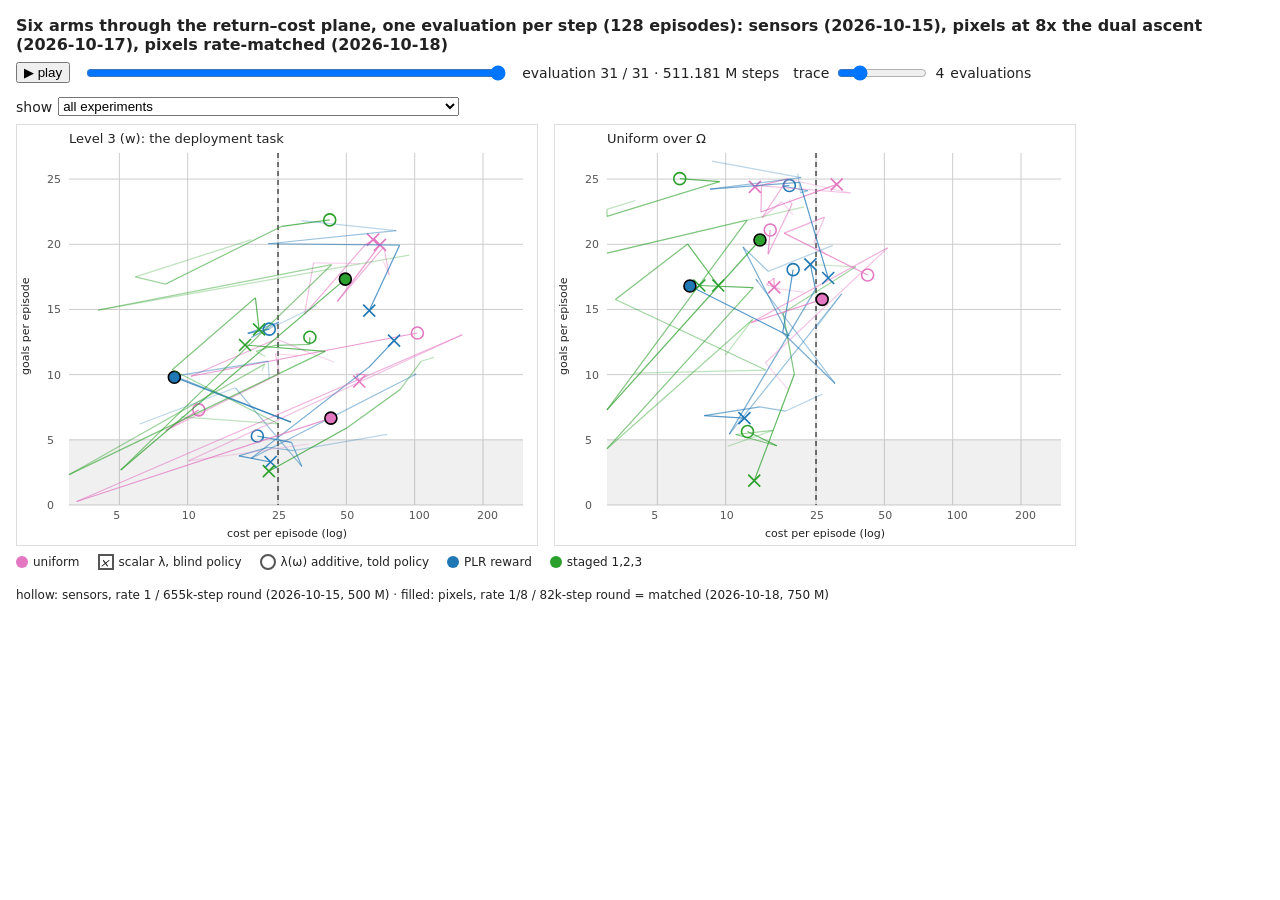
<file: docs/acl/experiments/figures/2026-10-18_goal_point_learners_vision_750M/trajectories.html>
<!doctype html>
<html lang="en"><head><meta charset="utf-8"><title>Six arms through the return–cost plane, one evaluation per step (128 episodes): sensors (2026-10-15), pixels at 8x the dual ascent (2026-10-17), pixels rate-matched (2026-10-18)</title>
<style>
 body{font:14px system-ui,sans-serif;margin:16px;color:#222}
 h1{font-size:16px;margin:0 0 8px}
 .controls{display:flex;gap:14px;align-items:center;margin:8px 0;flex-wrap:wrap}
 .controls label{display:flex;gap:6px;align-items:center}
 input[type=range]{width:420px}
 .panels{display:flex;gap:16px;flex-wrap:wrap}
 canvas{border:1px solid #ddd;background:#fff}
 .legend{display:flex;gap:18px;flex-wrap:wrap;margin-top:8px;font-size:12px}
 .legend span{display:inline-flex;align-items:center;gap:5px;cursor:pointer;user-select:none}
 .legend span.off{opacity:.3}
 .swatch{width:12px;height:12px;display:inline-block;border-radius:50%}
 #tip{position:fixed;pointer-events:none;background:#fff;border:1px solid #999;padding:4px 6px;font-size:12px;display:none}
</style></head><body>
<h1>Six arms through the return–cost plane, one evaluation per step (128 episodes): sensors (2026-10-15), pixels at 8x the dual ascent (2026-10-17), pixels rate-matched (2026-10-18)</h1>
<div class="controls">
 <button id="play">▶ play</button>
 <input id="step" type="range" min="0" max="0" value="0">
 <span id="where"></span>
 <label>trace <input id="trace" type="range" min="0" max="20" value="4" style="width:90px"> <span id="tracen">4</span> evaluations</label>
 <label>show <select id="which"></select></label>
</div>
<div class="panels" id="panels"></div>
<div class="legend" id="legend"></div>
<div id="tip"></div>
<script>
const DATA = {"title": "Six arms through the return\u2013cost plane, one evaluation per step (128 episodes): sensors (2026-10-15), pixels at 8x the dual ascent (2026-10-17), pixels rate-matched (2026-10-18)", "budget": 25.0, "targets": [{"name": "deployment", "title": "Level 3 (w): the deployment task"}, {"name": "uniform", "title": "Uniform over \u03a9"}], "experiments": [{"label": "sensors, rate 1 / 655k-step round (2026-10-15, 500 M)", "arms": [{"label": "uniform \u00b7 scalar \u03bb, blind policy", "colour": "#e377c2", "marker": "cross", "distribution": "uniform", "learner": "scalar \u03bb, blind policy", "targets": {"deployment": {"steps": [0.0, 25.559, 51.118, 76.677, 102.236, 127.795, 153.354, 178.913, 204.472, 230.031, 255.59, 281.149, 306.708, 332.268, 357.827, 383.386, 408.945, 434.504, 460.063, 485.622, 511.181], "return": [0.312, 16.789, 18.227, 17.703, 17.195, 17.109, 18.703, 16.953, 17.078, 11.891, 11.492, 11.555, 10.641, 9.891, 10.984, 9.094, 10.047, 9.977, 9.969, 10.055, 9.477], "cost": [73.689, 177.922, 139.972, 157.505, 160.694, 152.537, 110.689, 136.097, 138.575, 124.529, 109.796, 92.081, 92.031, 86.963, 52.998, 50.277, 56.339, 62.069, 61.564, 55.391, 56.955]}, "uniform": {"steps": [0.0, 25.559, 51.118, 76.677, 102.236, 127.795, 153.354, 178.913, 204.472, 230.031, 255.59, 281.149, 306.708, 332.268, 357.827, 383.386, 408.945, 434.504, 460.063, 485.622, 511.181], "return": [0.32, 23.734, 24.242, 25.008, 24.414, 24.32, 24.453, 24.148, 24.781, 18.688, 19.172, 18.625, 17.695, 17.906, 17.039, 17.258, 16.312, 16.555, 16.906, 17.406, 16.688], "cost": [55.597, 50.48, 44.711, 27.026, 34.777, 27.329, 33.319, 24.965, 23.334, 21.993, 29.496, 29.933, 25.24, 17.992, 20.957, 15.093, 22.253, 17.39, 15.13, 16.316, 16.363]}}}, {"label": "uniform \u00b7 \u03bb(\u03c9) additive, told policy", "colour": "#e377c2", "marker": "circle", "distribution": "uniform", "learner": "\u03bb(\u03c9) additive, told policy", "targets": {"deployment": {"steps": [0.0, 25.559, 51.118, 76.677, 102.236, 127.795, 153.354, 178.913, 204.472, 230.031, 255.59, 281.149, 306.708, 332.268, 357.827, 383.386, 408.945, 434.504, 460.063, 485.622, 511.181], "return": [0.297, 16.719, 7.227, 1.484, 0.672, 1.695, 2.43, 3.633, 5.945, 6.891, 8.578, 10.82, 10.062, 10.141, 10.219, 9.836, 11.461, 11.602, 10.062, 5.719, 7.297], "cost": [97.185, 126.255, 37.542, 4.191, 1.605, 2.15, 3.993, 5.321, 8.652, 14.394, 17.027, 24.168, 20.418, 25.35, 25.141, 20.237, 30.608, 24.335, 25.387, 8.005, 11.195]}, "uniform": {"steps": [0.0, 25.559, 51.118, 76.677, 102.236, 127.795, 153.354, 178.913, 204.472, 230.031, 255.59, 281.149, 306.708, 332.268, 357.827, 383.386, 408.945, 434.504, 460.063, 485.622, 511.181], "return": [0.328, 23.352, 21.68, 20.172, 18.648, 20.203, 21.359, 21.836, 23.281, 22.539, 22.484, 22.938, 22.883, 23.711, 23.469, 23.203, 23.43, 23.336, 23.086, 19.242, 21.094], "cost": [68.038, 45.601, 21.65, 14.111, 13.745, 15.536, 17.744, 19.262, 15.973, 19.553, 23.895, 21.4, 18.72, 20.394, 18.354, 23.725, 19.133, 19.107, 19.607, 15.368, 15.711]}}}, {"label": "PLR reward \u00b7 scalar \u03bb, blind policy", "colour": "#1f77b4", "marker": "cross", "distribution": "PLR reward", "learner": "scalar \u03bb, blind policy", "targets": {"deployment": {"steps": [0.0, 25.559, 51.118, 76.677, 102.236, 127.795, 153.354, 178.913, 204.472, 230.031, 255.59, 281.149, 306.708, 332.268, 357.827, 383.386, 408.945, 434.504, 460.063, 485.622, 511.181], "return": [0.352, 17.266, 17.133, 13.5, 8.32, 5.422, 5.227, 4.688, 5.992, 10.797, 5.172, 5.859, 6.836, 5.898, 6.07, 5.602, 5.414, 4.164, 4.43, 3.766, 3.297], "cost": [74.336, 161.624, 116.174, 103.105, 56.469, 19.02, 22.581, 20.895, 34.124, 65.652, 114.304, 84.011, 97.683, 67.238, 54.955, 74.508, 75.583, 29.161, 22.656, 16.809, 23.186]}, "uniform": {"steps": [0.0, 25.559, 51.118, 76.677, 102.236, 127.795, 153.354, 178.913, 204.472, 230.031, 255.59, 281.149, 306.708, 332.268, 357.827, 383.386, 408.945, 434.504, 460.063, 485.622, 511.181], "return": [0.391, 23.828, 23.391, 20.266, 11.609, 9.438, 7.875, 10.383, 15.586, 19.336, 5.812, 6.109, 7.219, 7.5, 7.992, 8.438, 8.508, 7.195, 7.523, 6.852, 6.664], "cost": [55.786, 54.914, 36.952, 20.359, 8.055, 5.121, 6.09, 8.101, 7.41, 14.225, 89.287, 73.815, 75.318, 35.883, 47.141, 28.746, 26.687, 18.282, 14.144, 8.041, 12.095]}}}, {"label": "PLR reward \u00b7 \u03bb(\u03c9) additive, told policy", "colour": "#1f77b4", "marker": "circle", "distribution": "PLR reward", "learner": "\u03bb(\u03c9) additive, told policy", "targets": {"deployment": {"steps": [0.0, 25.559, 51.118, 76.677, 102.236, 127.795, 153.354, 178.913, 204.472, 230.031, 255.59, 281.149, 306.708, 332.268, 357.827, 383.386, 408.945, 434.504, 460.063, 485.622, 511.181], "return": [0.352, 16.023, 2.531, 2.609, 6.695, 9.312, 10.773, 11.336, 11.227, 12.742, 13.383, 14.195, 14.805, 14.5, 15.945, 15.703, 15.281, 12.852, 14.016, 13.164, 13.492], "cost": [87.544, 112.232, 3.651, 3.915, 8.418, 15.071, 14.526, 15.531, 16.858, 23.457, 22.111, 22.379, 24.891, 23.942, 28.886, 28.993, 37.02, 19.052, 25.224, 18.388, 22.889]}, "uniform": {"steps": [0.0, 25.559, 51.118, 76.677, 102.236, 127.795, 153.354, 178.913, 204.472, 230.031, 255.59, 281.149, 306.708, 332.268, 357.827, 383.386, 408.945, 434.504, 460.063, 485.622, 511.181], "return": [0.383, 23.844, 19.828, 20.539, 22.469, 23.805, 23.711, 23.836, 24.906, 24.078, 24.562, 25.305, 24.406, 25.469, 25.148, 25.125, 25.414, 23.938, 24.102, 24.469, 24.508], "cost": [69.107, 38.003, 15.995, 13.412, 16.932, 15.239, 15.292, 15.936, 15.675, 18.249, 18.904, 17.894, 20.185, 19.384, 22.788, 19.846, 20.757, 21.368, 22.998, 17.804, 19.076]}}}, {"label": "staged 1,2,3 \u00b7 scalar \u03bb, blind policy", "colour": "#2ca02c", "marker": "cross", "distribution": "staged 1,2,3", "learner": "scalar \u03bb, blind policy", "targets": {"deployment": {"steps": [0.0, 25.559, 51.118, 76.677, 102.236, 127.795, 153.354, 178.913, 204.472, 230.031, 255.59, 281.149, 306.708, 332.268, 357.827, 383.386, 408.945, 434.504, 460.063, 485.622, 511.181], "return": [0.312, 16.969, 17.305, 17.242, 16.883, 17.008, 18.219, 17.625, 16.93, 16.781, 17.203, 17.016, 17.406, 16.477, 15.344, 14.375, 11.32, 11.023, 8.883, 5.938, 2.594], "cost": [73.689, 141.194, 149.403, 199.337, 194.959, 192.851, 197.066, 210.017, 227.12, 192.583, 205.124, 195.224, 149.964, 155.283, 154.793, 113.166, 121.644, 106.676, 86.596, 50.585, 22.782]}, "uniform": {"steps": [0.0, 25.559, 51.118, 76.677, 102.236, 127.795, 153.354, 178.913, 204.472, 230.031, 255.59, 281.149, 306.708, 332.268, 357.827, 383.386, 408.945, 434.504, 460.063, 485.622, 511.181], "return": [0.32, 22.609, 23.984, 24.758, 24.938, 24.953, 25.57, 24.688, 25.758, 24.883, 24.352, 25.055, 24.0, 24.117, 23.945, 21.375, 18.43, 18.273, 14.734, 10.023, 1.867], "cost": [55.597, 44.255, 30.698, 32.015, 40.275, 47.569, 53.77, 70.143, 36.075, 46.08, 55.704, 30.44, 36.931, 35.094, 25.035, 27.581, 24.65, 37.425, 17.902, 20.06, 13.36]}}}, {"label": "staged 1,2,3 \u00b7 \u03bb(\u03c9) additive, told policy", "colour": "#2ca02c", "marker": "circle", "distribution": "staged 1,2,3", "learner": "\u03bb(\u03c9) additive, told policy", "targets": {"deployment": {"steps": [0.0, 25.559, 51.118, 76.677, 102.236, 127.795, 153.354, 178.913, 204.472, 230.031, 255.59, 281.149, 306.708, 332.268, 357.827, 383.386, 408.945, 434.504, 460.063, 485.622, 511.181], "return": [0.352, 0.0, 0.0, 0.0, 0.0, 0.0, 0.0, 0.0, 0.0, 0.0, 0.0, 0.0, 0.0, 0.0, 4.773, 9.094, 11.398, 11.781, 12.242, 12.312, 12.867], "cost": [87.544, 116.382, 86.577, 93.189, 109.848, 121.507, 105.873, 72.504, 94.798, 102.298, 116.815, 100.846, 100.942, 91.008, 17.653, 19.89, 21.99, 20.059, 24.115, 34.459, 34.526]}, "uniform": {"steps": [0.0, 25.559, 51.118, 76.677, 102.236, 127.795, 153.354, 178.913, 204.472, 230.031, 255.59, 281.149, 306.708, 332.268, 357.827, 383.386, 408.945, 434.504, 460.063, 485.622, 511.181], "return": [0.383, 0.008, 0.0, 0.0, 0.0, 0.0, 0.0, 0.047, 0.398, 0.094, 0.172, 0.062, 0.227, 0.094, 4.125, 4.586, 4.508, 5.719, 5.406, 4.547, 5.633], "cost": [69.107, 43.233, 46.073, 37.457, 34.522, 37.409, 35.954, 30.46, 31.96, 34.591, 35.615, 47.586, 30.926, 39.357, 25.496, 13.742, 10.214, 16.139, 11.062, 16.81, 12.475]}}}]}, {"label": "pixels, rate 1 / 82k-step round = 8x (2026-10-17, 500 M)", "arms": [{"label": "uniform \u00b7 scalar \u03bb, blind policy", "colour": "#e377c2", "marker": "cross", "distribution": "uniform", "learner": "scalar \u03bb, blind policy", "targets": {"deployment": {"steps": [0.0, 25.068, 50.135, 75.203, 100.27, 125.338, 150.405, 175.473, 200.54, 225.608, 250.675, 275.743, 300.81, 325.878, 350.945, 376.013, 401.08, 426.148, 451.215, 476.283, 501.35], "return": [0.047, 15.102, 8.836, 10.781, 12.422, 16.375, 17.211, 19.039, 18.75, 19.25, 21.297, 19.438, 15.773, 19.445, 13.383, 16.195, 18.516, 18.57, 14.633, 19.945, 20.352], "cost": [128.283, 94.701, 42.367, 64.667, 101.305, 51.476, 57.519, 87.911, 67.727, 94.408, 82.127, 95.861, 69.823, 76.975, 26.082, 153.825, 57.47, 35.824, 32.744, 60.48, 65.584]}, "uniform": {"steps": [0.0, 25.068, 50.135, 75.203, 100.27, 125.338, 150.405, 175.473, 200.54, 225.608, 250.675, 275.743, 300.81, 325.878, 350.945, 376.013, 401.08, 426.148, 451.215, 476.283, 501.35], "return": [0.039, 18.969, 13.898, 17.375, 14.688, 21.156, 23.156, 23.219, 24.227, 24.391, 26.109, 25.281, 20.508, 23.906, 19.805, 19.773, 22.266, 23.266, 22.031, 25.023, 24.406], "cost": [89.019, 32.391, 20.883, 14.847, 32.946, 16.099, 16.226, 26.707, 15.91, 19.443, 24.038, 16.975, 26.832, 29.199, 7.888, 49.045, 19.79, 17.662, 14.454, 18.738, 13.449]}}}, {"label": "uniform \u00b7 \u03bb(\u03c9) additive, told policy", "colour": "#e377c2", "marker": "circle", "distribution": "uniform", "learner": "\u03bb(\u03c9) additive, told policy", "targets": {"deployment": {"steps": [0.0, 25.068, 50.135, 75.203, 100.27, 125.338, 150.405, 175.473, 200.54, 225.608, 250.675, 275.743, 300.81, 325.878, 350.945, 376.013, 401.08, 426.148, 451.215, 476.283, 501.35], "return": [0.07, 3.023, 4.141, 2.469, 0.891, 4.625, 13.672, 3.484, 1.555, 9.242, 3.391, 2.445, 4.508, 0.945, 1.133, 8.094, 10.969, 11.781, 12.734, 9.875, 13.195], "cost": [101.28, 27.895, 27.194, 15.149, 19.742, 16.008, 45.166, 11.365, 14.759, 134.021, 42.329, 18.731, 9.052, 76.599, 7.171, 14.584, 44.082, 33.218, 24.581, 10.33, 102.775]}, "uniform": {"steps": [0.0, 25.068, 50.135, 75.203, 100.27, 125.338, 150.405, 175.473, 200.54, 225.608, 250.675, 275.743, 300.81, 325.878, 350.945, 376.013, 401.08, 426.148, 451.215, 476.283, 501.35], "return": [0.07, 11.742, 10.242, 13.578, 0.828, 18.305, 21.672, 18.5, 17.516, 13.969, 11.188, 15.281, 13.25, 0.727, 3.344, 15.273, 19.141, 20.141, 22.078, 20.852, 17.641], "cost": [80.51, 21.074, 28.506, 27.406, 15.742, 13.671, 28.999, 15.659, 16.813, 44.78, 20.975, 25.411, 12.121, 23.362, 7.693, 14.546, 27.766, 24.49, 27.246, 18.087, 42.197]}}}, {"label": "PLR reward \u00b7 scalar \u03bb, blind policy", "colour": "#1f77b4", "marker": "cross", "distribution": "PLR reward", "learner": "scalar \u03bb, blind policy", "targets": {"deployment": {"steps": [0.0, 25.068, 50.135, 75.203, 100.27, 125.338, 150.405, 175.473, 200.54, 225.608, 250.675, 275.743, 300.81, 325.878, 350.945, 376.013, 401.08, 426.148, 451.215, 476.283, 501.35], "return": [0.039, 1.195, 0.0, 0.07, 1.852, 0.0, 9.648, 6.312, 0.0, 11.266, 8.0, 4.719, 13.891, 13.547, 4.656, 12.047, 9.977, 10.055, 3.578, 10.562, 12.609], "cost": [130.818, 54.177, 42.407, 103.133, 21.884, 97.437, 98.532, 52.776, 99.428, 133.339, 55.588, 24.454, 98.882, 95.31, 43.454, 148.026, 99.265, 101.583, 19.022, 62.803, 81.139]}, "uniform": {"steps": [0.0, 25.068, 50.135, 75.203, 100.27, 125.338, 150.405, 175.473, 200.54, 225.608, 250.675, 275.743, 300.81, 325.878, 350.945, 376.013, 401.08, 426.148, 451.215, 476.283, 501.35], "return": [0.031, 1.336, 0.008, 0.133, 2.234, 0.0, 14.844, 10.797, 0.0, 17.094, 12.242, 9.594, 18.328, 18.445, 9.305, 17.82, 13.625, 16.203, 5.438, 16.539, 18.453], "cost": [87.823, 31.606, 13.529, 70.012, 3.185, 37.067, 33.483, 36.19, 41.341, 37.883, 17.04, 8.76, 35.136, 23.429, 10.463, 37.403, 25.098, 32.422, 10.368, 24.864, 23.612]}}}, {"label": "PLR reward \u00b7 \u03bb(\u03c9) additive, told policy", "colour": "#1f77b4", "marker": "circle", "distribution": "PLR reward", "learner": "\u03bb(\u03c9) additive, told policy", "targets": {"deployment": {"steps": [0.0, 25.068, 50.135, 75.203, 100.27, 125.338, 150.405, 175.473, 200.54, 225.608, 250.675, 275.743, 300.81, 325.878, 350.945, 376.013, 401.08, 426.148, 451.215, 476.283, 501.35], "return": [0.047, 5.875, 3.07, 1.281, 1.93, 3.695, 2.727, 1.625, 3.281, 8.945, 1.789, 4.617, 8.578, 7.523, 4.305, 3.406, 6.211, 8.992, 2.961, 4.797, 5.289], "cost": [109.533, 27.605, 9.386, 19.365, 9.807, 11.856, 6.058, 4.931, 10.95, 33.754, 3.879, 9.988, 22.782, 12.02, 17.71, 20.122, 6.147, 16.231, 31.827, 28.663, 20.271]}, "uniform": {"steps": [0.0, 25.068, 50.135, 75.203, 100.27, 125.338, 150.405, 175.473, 200.54, 225.608, 250.675, 275.743, 300.81, 325.878, 350.945, 376.013, 401.08, 426.148, 451.215, 476.283, 501.35], "return": [0.039, 17.352, 15.289, 2.125, 11.5, 17.734, 18.07, 12.578, 15.055, 18.836, 15.469, 12.523, 17.594, 19.703, 16.078, 13.617, 17.125, 17.32, 9.32, 13.211, 18.055], "cost": [86.693, 29.675, 16.641, 11.208, 17.163, 27.811, 19.728, 15.103, 11.593, 33.375, 19.284, 11.918, 15.38, 21.674, 16.109, 13.736, 13.873, 13.571, 30.34, 17.832, 19.821]}}}, {"label": "staged 1,2,3 \u00b7 scalar \u03bb, blind policy", "colour": "#2ca02c", "marker": "cross", "distribution": "staged 1,2,3", "learner": "scalar \u03bb, blind policy", "targets": {"deployment": {"steps": [0.0, 25.068, 50.135, 75.203, 100.27, 125.338, 150.405, 175.473, 200.54, 225.608, 250.675, 275.743, 300.81, 325.878, 350.945, 376.013, 401.08, 426.148, 451.215, 476.283, 501.35], "return": [0.047, 14.461, 14.508, 16.438, 15.57, 17.148, 17.281, 15.961, 8.641, 11.227, 14.195, 16.227, 16.062, 16.148, 9.531, 8.211, 10.305, 10.805, 2.328, 11.781, 12.273], "cost": [128.283, 159.642, 160.602, 169.298, 191.611, 191.349, 188.844, 131.193, 62.129, 59.696, 119.239, 137.457, 129.516, 114.077, 19.356, 44.263, 21.252, 21.836, 2.598, 40.336, 17.888]}, "uniform": {"steps": [0.0, 25.068, 50.135, 75.203, 100.27, 125.338, 150.405, 175.473, 200.54, 225.608, 250.675, 275.743, 300.81, 325.878, 350.945, 376.013, 401.08, 426.148, 451.215, 476.283, 501.35], "return": [0.039, 20.664, 19.578, 23.188, 23.18, 25.211, 24.195, 20.547, 11.648, 14.883, 20.031, 22.758, 21.25, 22.547, 15.938, 10.203, 11.477, 14.234, 4.32, 16.672, 16.836], "cost": [89.019, 41.751, 46.909, 38.63, 45.076, 45.86, 51.633, 35.117, 9.96, 11.488, 19.764, 25.531, 17.777, 13.448, 13.076, 20.655, 9.965, 13.146, 2.068, 13.219, 7.657]}}}, {"label": "staged 1,2,3 \u00b7 \u03bb(\u03c9) additive, told policy", "colour": "#2ca02c", "marker": "circle", "distribution": "staged 1,2,3", "learner": "\u03bb(\u03c9) additive, told policy", "targets": {"deployment": {"steps": [0.0, 25.068, 50.135, 75.203, 100.27, 125.338, 150.405, 175.473, 200.54, 225.608, 250.675, 275.743, 300.81, 325.878, 350.945, 376.013, 401.08, 426.148, 451.215, 476.283, 501.35], "return": [0.047, 14.328, 14.695, 12.43, 10.828, 15.672, 15.703, 9.0, 16.758, 14.953, 19.094, 18.688, 19.469, 18.734, 7.758, 19.477, 20.359, 17.5, 16.945, 21.375, 21.867], "cost": [109.533, 171.867, 156.591, 101.937, 116.77, 175.773, 144.14, 50.069, 97.352, 45.31, 81.637, 138.925, 97.482, 145.049, 2.425, 24.836, 19.073, 5.879, 8.006, 25.989, 42.235]}, "uniform": {"steps": [0.0, 25.068, 50.135, 75.203, 100.27, 125.338, 150.405, 175.473, 200.54, 225.608, 250.675, 275.743, 300.81, 325.878, 350.945, 376.013, 401.08, 426.148, 451.215, 476.283, 501.35], "return": [0.039, 20.891, 22.797, 21.094, 17.508, 23.766, 23.008, 13.734, 22.617, 23.133, 24.07, 25.625, 24.297, 25.57, 14.891, 23.523, 23.359, 22.672, 22.141, 24.805, 25.031], "cost": [86.693, 72.632, 44.358, 31.538, 42.328, 40.699, 46.904, 16.611, 11.744, 11.026, 14.898, 24.575, 21.024, 19.581, 1.156, 5.947, 3.996, 1.892, 2.707, 9.401, 6.276]}}}]}, {"label": "pixels, rate 1/8 / 82k-step round = matched (2026-10-18, 750 M)", "arms": [{"label": "uniform \u00b7 scalar \u03bb, blind policy", "colour": "#e377c2", "marker": "cross", "distribution": "uniform", "learner": "scalar \u03bb, blind policy", "targets": {"deployment": {"steps": [0.0, 25.068, 50.135, 75.203, 100.27, 125.338, 150.405, 175.473, 200.54, 225.608, 250.675, 275.743, 300.81, 325.878, 350.945, 376.013, 401.08, 426.148, 451.215, 476.283, 501.35, 526.418, 551.485, 576.553, 601.62, 626.688, 651.756, 676.823, 701.891, 726.958, 752.026], "return": [0.031, 15.922, 5.109, 10.734, 13.531, 10.305, 14.625, 14.273, 7.656, 18.062, 18.484, 18.984, 19.055, 19.18, 18.766, 20.391, 20.938, 18.914, 19.914, 20.164, 19.016, 17.953, 18.953, 18.375, 16.211, 15.609, 18.703, 17.641, 19.797, 15.602, 19.953], "cost": [128.056, 123.512, 27.499, 64.295, 103.219, 43.805, 69.543, 73.764, 25.504, 199.598, 36.803, 66.57, 98.418, 77.813, 47.417, 69.872, 123.347, 114.381, 148.761, 179.3, 127.314, 76.1, 117.316, 129.727, 96.232, 77.504, 72.71, 77.197, 73.119, 45.571, 70.304]}, "uniform": {"steps": [0.0, 25.068, 50.135, 75.203, 100.27, 125.338, 150.405, 175.473, 200.54, 225.608, 250.675, 275.743, 300.81, 325.878, 350.945, 376.013, 401.08, 426.148, 451.215, 476.283, 501.35, 526.418, 551.485, 576.553, 601.62, 626.688, 651.756, 676.823, 701.891, 726.958, 752.026], "return": [0.047, 20.484, 10.648, 15.297, 18.461, 17.289, 20.945, 18.258, 15.062, 23.75, 23.633, 23.68, 24.008, 24.258, 24.914, 25.367, 25.5, 23.57, 25.062, 25.141, 25.016, 22.836, 23.383, 23.094, 20.531, 20.406, 24.992, 23.93, 24.477, 22.477, 24.594], "cost": [92.622, 54.043, 13.827, 19.717, 35.283, 17.277, 15.707, 22.778, 11.648, 41.005, 17.309, 14.367, 20.466, 31.741, 15.474, 22.794, 28.609, 32.245, 28.477, 54.297, 34.337, 29.428, 23.821, 35.633, 11.918, 21.463, 18.82, 35.46, 14.383, 14.302, 30.844]}}}, {"label": "uniform \u00b7 \u03bb(\u03c9) additive, told policy", "colour": "#e377c2", "marker": "circle", "distribution": "uniform", "learner": "\u03bb(\u03c9) additive, told policy", "targets": {"deployment": {"steps": [0.0, 25.068, 50.135, 75.203, 100.27, 125.338, 150.405, 175.473, 200.54, 225.608, 250.675, 275.743, 300.81, 325.878, 350.945, 376.013, 401.08, 426.148, 451.215, 476.283, 501.35, 526.418, 551.485, 576.553, 601.62, 626.688, 651.756, 676.823, 701.891, 726.958, 752.026], "return": [0.047, 7.977, 5.688, 3.055, 0.0, 0.0, 0.0, 1.0, 0.148, 0.516, 1.164, 1.609, 0.922, 2.859, 2.234, 2.133, 2.977, 0.578, 0.516, 0.727, 0.43, 1.922, 4.984, 8.609, 1.141, 7.453, 4.68, 3.383, 13.062, 0.266, 6.664], "cost": [109.533, 55.91, 27.33, 10.335, 88.195, 64.293, 107.204, 20.893, 1.271, 4.315, 5.157, 23.399, 10.261, 13.023, 8.824, 8.718, 55.894, 9.414, 2.14, 1.54, 3.749, 18.061, 3.78, 11.814, 3.491, 21.153, 34.216, 10.087, 161.984, 3.243, 42.732]}, "uniform": {"steps": [0.0, 25.068, 50.135, 75.203, 100.27, 125.338, 150.405, 175.473, 200.54, 225.608, 250.675, 275.743, 300.81, 325.878, 350.945, 376.013, 401.08, 426.148, 451.215, 476.283, 501.35, 526.418, 551.485, 576.553, 601.62, 626.688, 651.756, 676.823, 701.891, 726.958, 752.026], "return": [0.039, 12.688, 10.594, 13.008, 0.0, 0.0, 0.0, 1.117, 0.984, 4.758, 3.234, 2.773, 3.594, 8.031, 3.359, 7.539, 1.914, 8.203, 0.336, 4.578, 1.203, 11.125, 12.43, 17.938, 16.297, 17.867, 8.844, 10.906, 19.727, 13.977, 15.773], "cost": [86.693, 23.46, 13.283, 11.073, 38.47, 29.055, 43.634, 15.297, 1.476, 2.7, 4.689, 17.659, 9.176, 19.15, 3.73, 26.131, 35.687, 32.009, 0.543, 2.434, 13.116, 30.855, 5.212, 13.468, 27.142, 15.724, 18.897, 14.94, 51.68, 12.926, 26.61]}}}, {"label": "PLR reward \u00b7 scalar \u03bb, blind policy", "colour": "#1f77b4", "marker": "cross", "distribution": "PLR reward", "learner": "scalar \u03bb, blind policy", "targets": {"deployment": {"steps": [0.0, 25.068, 50.135, 75.203, 100.27, 125.338, 150.405, 175.473, 200.54, 225.608, 250.675, 275.743, 300.81, 325.878, 350.945, 376.013, 401.08, 426.148, 451.215, 476.283, 501.35, 526.418, 551.485, 576.553, 601.62, 626.688, 651.756, 676.823, 701.891, 726.958, 752.026], "return": [0.055, 15.922, 0.195, 0.695, 4.922, 15.625, 14.453, 18.828, 7.266, 6.969, 19.844, 18.016, 20.656, 19.844, 19.992, 18.0, 19.242, 17.367, 20.023, 17.32, 20.508, 20.883, 21.398, 18.773, 16.953, 15.5, 21.812, 21.039, 20.039, 19.93, 14.914], "cost": [128.231, 166.477, 0.364, 2.521, 10.541, 132.592, 52.071, 107.693, 53.949, 13.242, 88.254, 15.039, 26.319, 127.755, 121.893, 93.167, 44.993, 28.303, 70.471, 81.878, 142.682, 62.896, 63.827, 49.686, 33.825, 9.322, 31.657, 82.96, 22.65, 85.803, 63.054]}, "uniform": {"steps": [0.0, 25.068, 50.135, 75.203, 100.27, 125.338, 150.405, 175.473, 200.54, 225.608, 250.675, 275.743, 300.81, 325.878, 350.945, 376.013, 401.08, 426.148, 451.215, 476.283, 501.35, 526.418, 551.485, 576.553, 601.62, 626.688, 651.756, 676.823, 701.891, 726.958, 752.026], "return": [0.031, 22.492, 1.469, 4.859, 11.492, 19.969, 20.758, 23.109, 11.891, 16.016, 23.648, 23.031, 24.477, 24.664, 25.305, 22.398, 24.109, 22.945, 23.547, 22.391, 25.297, 24.742, 24.734, 22.648, 22.32, 22.531, 26.383, 25.109, 24.227, 24.742, 17.414], "cost": [92.89, 59.436, 0.327, 0.99, 6.726, 41.289, 24.72, 33.222, 26.983, 5.26, 28.666, 5.712, 12.169, 36.526, 23.715, 10.018, 10.67, 11.06, 24.453, 19.879, 19.284, 28.817, 29.051, 17.116, 11.519, 3.979, 8.699, 21.49, 8.526, 21.198, 28.283]}}}, {"label": "PLR reward \u00b7 \u03bb(\u03c9) additive, told policy", "colour": "#1f77b4", "marker": "circle", "distribution": "PLR reward", "learner": "\u03bb(\u03c9) additive, told policy", "targets": {"deployment": {"steps": [0.0, 25.068, 50.135, 75.203, 100.27, 125.338, 150.405, 175.473, 200.54, 225.608, 250.675, 275.743, 300.81, 325.878, 350.945, 376.013, 401.08, 426.148, 451.215, 476.283, 501.35, 526.418, 551.485, 576.553, 601.62, 626.688, 651.756, 676.823, 701.891, 726.958, 752.026], "return": [0.062, 14.453, 10.977, 5.625, 0.289, 5.672, 8.383, 9.688, 6.828, 5.75, 10.875, 3.906, 11.906, 10.508, 12.812, 9.531, 10.734, 13.336, 13.789, 8.453, 8.992, 4.219, 5.469, 6.891, 12.062, 5.477, 9.758, 11.039, 9.883, 6.359, 9.797], "cost": [111.652, 175.098, 153.865, 88.602, 1.196, 2.594, 1.633, 2.238, 1.268, 1.839, 3.834, 8.432, 13.443, 13.801, 100.884, 15.625, 6.823, 5.046, 117.448, 13.428, 30.92, 6.31, 14.802, 4.561, 35.235, 10.408, 22.869, 22.595, 8.731, 28.534, 8.735]}, "uniform": {"steps": [0.0, 25.068, 50.135, 75.203, 100.27, 125.338, 150.405, 175.473, 200.54, 225.608, 250.675, 275.743, 300.81, 325.878, 350.945, 376.013, 401.08, 426.148, 451.215, 476.283, 501.35, 526.418, 551.485, 576.553, 601.62, 626.688, 651.756, 676.823, 701.891, 726.958, 752.026], "return": [0.039, 19.797, 15.945, 6.625, 3.102, 12.648, 17.258, 18.836, 20.078, 17.977, 20.836, 14.57, 20.656, 17.836, 20.852, 20.289, 21.523, 21.086, 18.266, 17.828, 17.18, 17.5, 18.148, 19.484, 20.352, 11.211, 19.914, 17.922, 19.789, 12.961, 16.797], "cost": [88.812, 71.367, 48.976, 35.212, 1.561, 1.542, 1.638, 4.56, 5.404, 7.065, 8.854, 21.298, 21.631, 13.449, 52.611, 30.183, 16.158, 14.681, 33.341, 9.124, 18.577, 11.816, 25.912, 15.829, 34.28, 7.825, 29.645, 15.398, 11.919, 19.025, 6.957]}}}, {"label": "staged 1,2,3 \u00b7 scalar \u03bb, blind policy", "colour": "#2ca02c", "marker": "cross", "distribution": "staged 1,2,3", "learner": "scalar \u03bb, blind policy", "targets": {"deployment": {"steps": [0.0, 25.068, 50.135, 75.203, 100.27, 125.338, 150.405, 175.473, 200.54, 225.608, 250.675, 275.743, 300.81, 325.878, 350.945, 376.013, 401.08, 426.148, 451.215, 476.283, 501.35, 526.418, 551.485, 576.553, 601.62, 626.688, 651.756, 676.823, 701.891, 726.958, 752.026], "return": [0.047, 14.711, 15.094, 14.516, 14.602, 13.656, 12.789, 13.555, 12.711, 15.602, 16.617, 15.102, 14.609, 14.719, 13.445, 16.258, 16.828, 15.586, 15.938, 15.586, 18.109, 13.547, 15.328, 10.195, 15.094, 13.398, 6.758, 6.219, 10.375, 15.891, 13.469], "cost": [128.283, 177.573, 150.587, 125.001, 202.946, 179.897, 165.193, 124.393, 185.703, 171.524, 196.675, 197.707, 121.802, 138.85, 65.243, 105.584, 104.552, 105.992, 169.656, 78.917, 115.689, 45.186, 17.357, 5.205, 17.173, 13.915, 9.331, 25.153, 8.548, 19.877, 20.627]}, "uniform": {"steps": [0.0, 25.068, 50.135, 75.203, 100.27, 125.338, 150.405, 175.473, 200.54, 225.608, 250.675, 275.743, 300.81, 325.878, 350.945, 376.013, 401.08, 426.148, 451.215, 476.283, 501.35, 526.418, 551.485, 576.553, 601.62, 626.688, 651.756, 676.823, 701.891, 726.958, 752.026], "return": [0.039, 21.43, 21.562, 20.547, 20.203, 18.586, 16.281, 18.109, 19.586, 22.195, 23.336, 22.922, 20.094, 21.305, 19.305, 21.492, 21.773, 21.312, 22.047, 20.883, 23.961, 17.906, 20.258, 15.805, 19.945, 19.75, 10.109, 10.352, 15.758, 20.023, 16.836], "cost": [89.019, 51.029, 36.08, 25.442, 42.972, 44.375, 53.406, 28.367, 38.897, 41.264, 54.79, 22.692, 21.572, 15.669, 10.993, 18.082, 21.197, 24.051, 28.956, 16.569, 19.456, 11.055, 5.309, 2.594, 4.939, 4.289, 3.961, 15.02, 3.267, 6.79, 9.275]}}}, {"label": "staged 1,2,3 \u00b7 \u03bb(\u03c9) additive, told policy", "colour": "#2ca02c", "marker": "circle", "distribution": "staged 1,2,3", "learner": "\u03bb(\u03c9) additive, told policy", "targets": {"deployment": {"steps": [0.0, 25.068, 50.135, 75.203, 100.27, 125.338, 150.405, 175.473, 200.54, 225.608, 250.675, 275.743, 300.81, 325.878, 350.945, 376.013, 401.08, 426.148, 451.215, 476.283, 501.35, 526.418, 551.485, 576.553, 601.62, 626.688, 651.756, 676.823, 701.891, 726.958, 752.026], "return": [0.047, 15.391, 13.156, 12.289, 1.148, 16.953, 18.812, 19.008, 17.352, 19.07, 17.453, 12.727, 14.016, 17.68, 20.508, 20.711, 19.516, 14.359, 15.172, 16.453, 21.0, 21.211, 19.594, 19.828, 19.781, 21.352, 19.164, 14.945, 18.438, 2.68, 17.328], "cost": [109.533, 154.961, 127.204, 106.485, 30.418, 156.402, 180.691, 165.889, 247.242, 199.651, 192.873, 33.837, 20.583, 39.803, 119.406, 76.88, 45.244, 55.468, 84.13, 43.506, 40.317, 35.864, 32.378, 35.61, 48.178, 25.192, 94.734, 4.025, 43.054, 5.069, 49.488]}, "uniform": {"steps": [0.0, 25.068, 50.135, 75.203, 100.27, 125.338, 150.405, 175.473, 200.54, 225.608, 250.675, 275.743, 300.81, 325.878, 350.945, 376.013, 401.08, 426.148, 451.215, 476.283, 501.35, 526.418, 551.485, 576.553, 601.62, 626.688, 651.756, 676.823, 701.891, 726.958, 752.026], "return": [0.039, 21.055, 19.688, 19.273, 1.109, 22.805, 24.102, 24.602, 24.742, 24.555, 24.25, 15.734, 17.812, 22.781, 24.914, 24.672, 23.867, 23.711, 23.484, 23.531, 24.766, 24.273, 23.164, 22.5, 23.336, 23.914, 22.867, 19.32, 21.859, 7.289, 20.328], "cost": [86.693, 52.985, 28.786, 24.452, 11.783, 48.508, 58.659, 48.238, 43.004, 54.992, 70.283, 10.507, 4.665, 9.453, 27.405, 18.289, 12.955, 14.32, 11.617, 14.984, 14.057, 12.506, 20.32, 17.428, 12.117, 9.536, 22.135, 1.763, 12.43, 1.686, 14.157]}}}]}]};
const MARKERS = {circle:(c,x,y,r)=>{c.beginPath();c.arc(x,y,r,0,7);}, square:(c,x,y,r)=>{c.beginPath();c.rect(x-r,y-r,2*r,2*r);},
                 cross:(c,x,y,r)=>{c.beginPath();c.moveTo(x-r,y-r);c.lineTo(x+r,y+r);c.moveTo(x-r,y+r);c.lineTo(x+r,y-r);}};
const W=520,H=420,PAD={l:52,r:14,t:28,b:40}, XMIN=3, XMAX=300, YMIN=0, YMAX=27;
const hidden = new Set();
let mode = "all";
const numEvaluations = Math.max(...DATA.experiments.flatMap(e => e.arms.flatMap(a => Object.values(a.targets).map(t => t.steps.length))));
const stepInput = document.getElementById("step"); stepInput.max = numEvaluations - 1; stepInput.value = numEvaluations - 1;
const which = document.getElementById("which");
for (const [value, label] of [["all","all experiments"], ...DATA.experiments.map((e,i)=>[String(i), e.label])]) {
  const o = document.createElement("option"); o.value = value; o.textContent = label; which.appendChild(o);
}
const canvases = DATA.targets.map(t => { const c = document.createElement("canvas"); c.width = W; c.height = H; c.dataset.target = t.name; document.getElementById("panels").appendChild(c); return c; });
const xOf = cost => PAD.l + (Math.log(Math.max(cost, XMIN)) - Math.log(XMIN)) / (Math.log(XMAX) - Math.log(XMIN)) * (W - PAD.l - PAD.r);
const yOf = ret => H - PAD.b - (Math.min(Math.max(ret, YMIN), YMAX) - YMIN) / (YMAX - YMIN) * (H - PAD.t - PAD.b);
function axes(c, title) {
  c.clearRect(0,0,W,H); c.fillStyle="#222"; c.font="13px system-ui"; c.fillText(title, PAD.l, 18);
  c.strokeStyle="#ccc"; c.lineWidth=1; c.font="11px system-ui"; c.fillStyle="#555";
  for (const v of [5,10,25,50,100,200]) { const x=xOf(v); c.beginPath(); c.moveTo(x,PAD.t); c.lineTo(x,H-PAD.b); c.stroke(); c.fillText(String(v), x-6, H-PAD.b+14); }
  for (const v of [0,5,10,15,20,25]) { const y=yOf(v); c.beginPath(); c.moveTo(PAD.l,y); c.lineTo(W-PAD.r,y); c.stroke(); c.fillText(String(v), PAD.l-22, y+4); }
  c.fillStyle="rgba(128,128,128,.12)"; c.fillRect(PAD.l, yOf(5), W-PAD.l-PAD.r, yOf(0)-yOf(5));
  c.strokeStyle="#000"; c.setLineDash([5,4]); c.beginPath(); c.moveTo(xOf(DATA.budget),PAD.t); c.lineTo(xOf(DATA.budget),H-PAD.b); c.stroke(); c.setLineDash([]);
  c.fillStyle="#222"; c.fillText("cost per episode (log)", W/2-50, H-8); c.save(); c.translate(12, H/2+40); c.rotate(-Math.PI/2); c.fillText("goals per episode", 0, 0); c.restore();
}
const points = [];  // for hover: {cx, cy, text}
function draw() {
  const k = Number(stepInput.value), trace = Number(document.getElementById("trace").value);
  document.getElementById("tracen").textContent = trace;
  points.length = 0;
  canvases.forEach((canvas, panel) => {
    const c = canvas.getContext("2d"); axes(c, DATA.targets[panel].title);
    DATA.experiments.forEach((experiment, e) => {
      if (mode !== "all" && String(e) !== mode) return;
      const filled = DATA.experiments.length === 1 || e === DATA.experiments.length - 1;  // the latest experiment filled, earlier ones hollow
      for (const arm of experiment.arms) {
        if (hidden.has(arm.distribution) || hidden.has(arm.learner)) continue;
        const t = arm.targets[DATA.targets[panel].name]; const last = Math.min(k, t.steps.length - 1);
        c.strokeStyle = arm.colour; c.lineWidth = 1.2;
        for (let i = Math.max(1, last - trace + 1); i <= last; i++) {
          c.globalAlpha = 0.15 + 0.6 * (i - (last - trace)) / trace; c.beginPath(); c.moveTo(xOf(t.cost[i-1]), yOf(t.return[i-1])); c.lineTo(xOf(t.cost[i]), yOf(t.return[i])); c.stroke();
        }
        c.globalAlpha = 1; const x = xOf(t.cost[last]), y = yOf(t.return[last]);
        MARKERS[arm.marker](c, x, y, 6); c.lineWidth = 1.6;
        if (arm.marker === "cross") { c.strokeStyle = arm.colour; c.stroke(); }
        else if (filled) { c.fillStyle = arm.colour; c.fill(); c.strokeStyle = "#000"; c.stroke(); }
        else { c.strokeStyle = arm.colour; c.stroke(); }
        points.push({panel, x, y, text: `${experiment.label} · ${arm.label}\n${t.steps[last]} M: ${t.return[last]} goals, cost ${t.cost[last]}`});
      }
    });
  });
  const steps = DATA.experiments[0].arms[0].targets[DATA.targets[0].name].steps;
  document.getElementById("where").textContent = `evaluation ${k + 1} / ${numEvaluations} · ${steps[Math.min(k, steps.length - 1)]} M steps`;
}
function legend() {
  const box = document.getElementById("legend"); box.innerHTML = "";
  const seen = new Map();
  for (const arm of DATA.experiments[0].arms) { seen.set(arm.distribution, {colour: arm.colour}); seen.set(arm.learner, {marker: arm.marker}); }
  for (const [name, style] of seen) {
    const s = document.createElement("span"); s.textContent = name;
    const sw = document.createElement("i"); sw.className = "swatch";
    if (style.colour) sw.style.background = style.colour; else { sw.style.border = "2px solid #555"; sw.style.borderRadius = style.marker === "circle" ? "50%" : "0"; if (style.marker === "cross") sw.textContent = "×"; }
    s.prepend(sw); s.onclick = () => { hidden.has(name) ? hidden.delete(name) : hidden.add(name); s.classList.toggle("off"); draw(); };
    box.appendChild(s);
  }
  if (DATA.experiments.length > 1) { const n = document.createElement("span"); n.textContent = `hollow: ${DATA.experiments[0].label} · filled: ${DATA.experiments[DATA.experiments.length-1].label}`; box.appendChild(n); }
}
let timer = null;
document.getElementById("play").onclick = () => {
  if (timer) { clearInterval(timer); timer = null; document.getElementById("play").textContent = "▶ play"; return; }
  if (Number(stepInput.value) >= numEvaluations - 1) stepInput.value = 0;
  document.getElementById("play").textContent = "❚❚ pause";
  timer = setInterval(() => { if (Number(stepInput.value) >= numEvaluations - 1) { clearInterval(timer); timer = null; document.getElementById("play").textContent = "▶ play"; return; } stepInput.value = Number(stepInput.value) + 1; draw(); }, 700);
};
stepInput.oninput = draw; document.getElementById("trace").oninput = draw; which.onchange = () => { mode = which.value; draw(); };
const tip = document.getElementById("tip");
canvases.forEach((canvas, panel) => canvas.onmousemove = ev => {
  const r = canvas.getBoundingClientRect(); const mx = ev.clientX - r.left, my = ev.clientY - r.top;
  const hit = points.filter(p => p.panel === panel && Math.hypot(p.x - mx, p.y - my) < 9);
  if (!hit.length) { tip.style.display = "none"; return; }
  tip.style.display = "block"; tip.style.left = (ev.clientX + 12) + "px"; tip.style.top = (ev.clientY + 12) + "px"; tip.innerText = hit.map(p => p.text).join("\n\n");
});
legend(); draw();
</script></body></html>
</file>
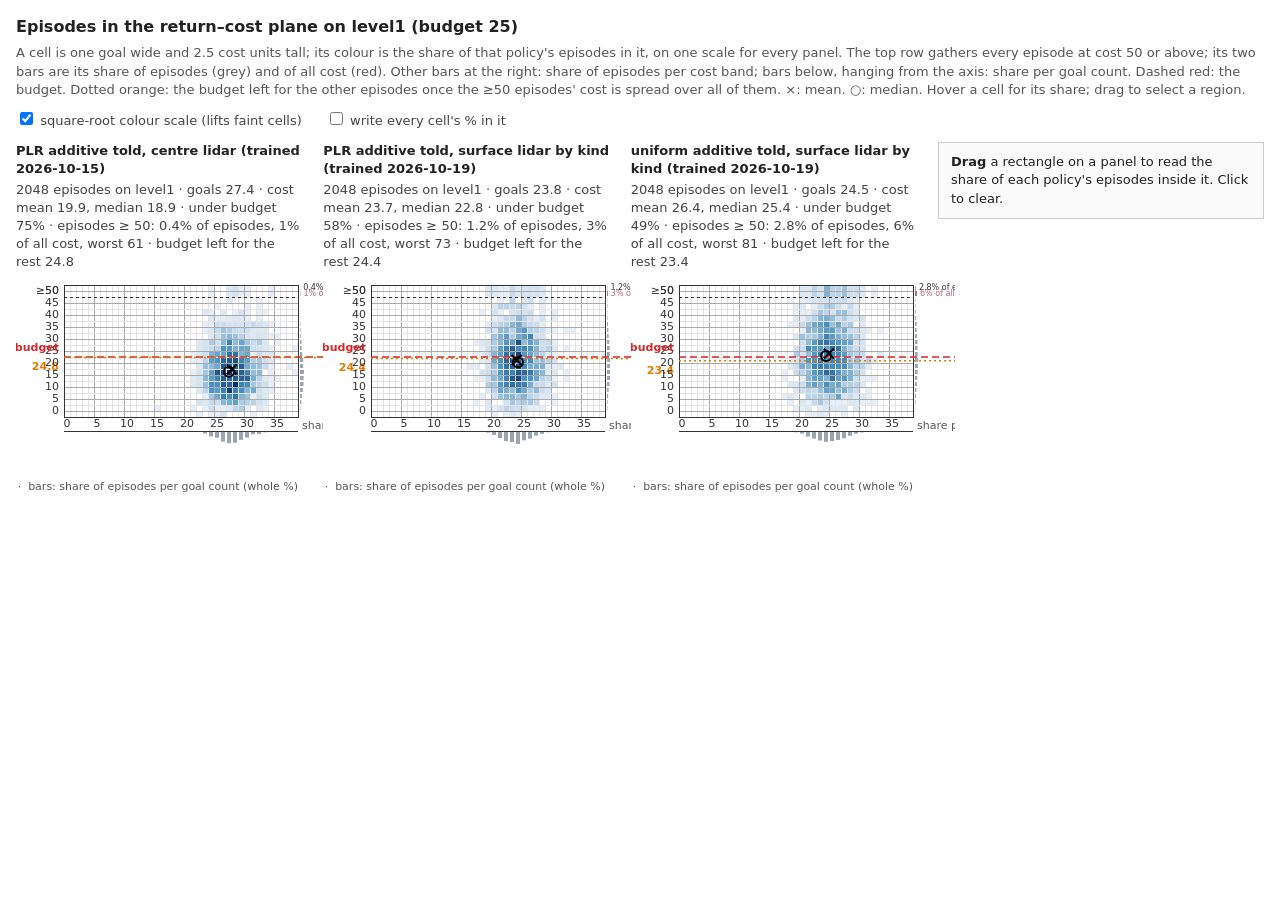
<file: docs/acl/experiments/figures/2026-10-19_goal_point_cost_tail_500M/return_cost_mass_level1.html>
<!doctype html>
<html><head><meta charset="utf-8"><title>Return–cost mass</title>
<style>
  body { font: 13px/1.4 system-ui, sans-serif; margin: 16px; color: #222; }
  h1 { font-size: 16px; margin: 0 0 6px; }
  .hint { color: #555; margin-bottom: 10px; max-width: 1400px; }
  .controls { margin: 6px 0 12px; color: #444; }
  .controls label { margin-right: 20px; }
  .layout { display: flex; gap: 20px; align-items: flex-start; }
  .panels { display: flex; gap: 20px; flex: 1 1 auto; min-width: 0; }
  .panel { flex: 1 1 0; min-width: 0; }
  .panel h2 { font-size: 13px; font-weight: 600; margin: 0 0 2px; }
  .panel .stats { color: #444; margin-bottom: 6px; }
  canvas { display: block; cursor: crosshair; }
  #selection { flex: 0 0 300px; position: sticky; top: 12px; padding: 10px 12px; border: 1px solid #ccc; background: #fafafa; }
  #selection table { border-collapse: collapse; margin-top: 6px; width: 100%; }
  #selection td, #selection th { padding: 3px 8px 3px 0; text-align: left; vertical-align: top; }
  #selection th { font-weight: 600; color: #555; padding-top: 8px; }
  #selection .big { font-size: 18px; font-weight: 600; }
  #hover { position: fixed; pointer-events: none; background: #222; color: #fff; padding: 3px 6px; border-radius: 3px; font-size: 12px; display: none; }
</style></head>
<body>
<h1 id="title"></h1>
<div class="hint" id="hint"></div>
<div class="controls">
  <label><input type="checkbox" id="sqrt" checked> square-root colour scale (lifts faint cells)</label>
  <label><input type="checkbox" id="numbers"> write every cell's % in it</label>
</div>
<div class="layout"><div class="panels" id="panels"></div><div id="selection"></div></div>
<div id="hover"></div>
<script>
const DATA = {"target": "level1", "budget": 25.0, "ceiling": 50.0, "cost_cell": 2.5, "policies": [{"label": "PLR additive told, centre lidar (trained 2026-10-15)", "returns": [23.0, 28.0, 29.0, 21.0, 28.0, 25.0, 26.0, 30.0, 28.0, 24.0, 27.0, 29.0, 28.0, 26.0, 26.0, 28.0, 26.0, 29.0, 26.0, 29.0, 25.0, 24.0, 27.0, 28.0, 28.0, 27.0, 29.0, 24.0, 27.0, 29.0, 27.0, 30.0, 32.0, 26.0, 23.0, 24.0, 29.0, 26.0, 26.0, 32.0, 28.0, 28.0, 27.0, 30.0, 29.0, 27.0, 27.0, 27.0, 26.0, 24.0, 25.0, 28.0, 26.0, 25.0, 31.0, 30.0, 29.0, 29.0, 26.0, 32.0, 29.0, 25.0, 25.0, 26.0, 27.0, 28.0, 32.0, 26.0, 28.0, 28.0, 28.0, 26.0, 25.0, 24.0, 29.0, 32.0, 25.0, 33.0, 28.0, 28.0, 27.0, 23.0, 29.0, 32.0, 27.0, 27.0, 27.0, 28.0, 30.0, 34.0, 30.0, 30.0, 28.0, 30.0, 26.0, 25.0, 31.0, 27.0, 31.0, 27.0, 26.0, 31.0, 30.0, 28.0, 25.0, 30.0, 29.0, 25.0, 32.0, 29.0, 26.0, 28.0, 24.0, 28.0, 27.0, 27.0, 27.0, 27.0, 31.0, 25.0, 23.0, 30.0, 25.0, 27.0, 31.0, 29.0, 26.0, 26.0, 27.0, 25.0, 26.0, 27.0, 32.0, 28.0, 23.0, 25.0, 26.0, 27.0, 29.0, 25.0, 31.0, 28.0, 29.0, 28.0, 29.0, 24.0, 26.0, 27.0, 31.0, 27.0, 29.0, 27.0, 28.0, 29.0, 29.0, 24.0, 26.0, 25.0, 28.0, 31.0, 29.0, 26.0, 26.0, 26.0, 26.0, 25.0, 32.0, 27.0, 29.0, 26.0, 30.0, 30.0, 27.0, 29.0, 28.0, 27.0, 28.0, 30.0, 27.0, 22.0, 26.0, 26.0, 24.0, 24.0, 32.0, 27.0, 28.0, 27.0, 26.0, 28.0, 28.0, 31.0, 28.0, 27.0, 28.0, 26.0, 27.0, 30.0, 26.0, 26.0, 25.0, 24.0, 27.0, 26.0, 30.0, 26.0, 31.0, 33.0, 29.0, 31.0, 29.0, 27.0, 25.0, 28.0, 28.0, 32.0, 27.0, 29.0, 25.0, 27.0, 25.0, 28.0, 27.0, 23.0, 26.0, 27.0, 27.0, 28.0, 28.0, 25.0, 27.0, 25.0, 28.0, 31.0, 26.0, 27.0, 29.0, 28.0, 34.0, 26.0, 27.0, 30.0, 27.0, 29.0, 24.0, 26.0, 31.0, 26.0, 31.0, 32.0, 27.0, 25.0, 28.0, 28.0, 30.0, 29.0, 28.0, 30.0, 25.0, 22.0, 24.0, 33.0, 26.0, 27.0, 23.0, 28.0, 32.0, 27.0, 27.0, 29.0, 31.0, 28.0, 26.0, 26.0, 28.0, 29.0, 30.0, 28.0, 29.0, 28.0, 30.0, 28.0, 27.0, 28.0, 26.0, 30.0, 29.0, 28.0, 33.0, 29.0, 30.0, 28.0, 29.0, 28.0, 27.0, 24.0, 25.0, 29.0, 28.0, 30.0, 26.0, 23.0, 30.0, 35.0, 27.0, 29.0, 25.0, 27.0, 26.0, 23.0, 31.0, 26.0, 25.0, 25.0, 26.0, 32.0, 24.0, 27.0, 25.0, 25.0, 29.0, 32.0, 31.0, 28.0, 26.0, 30.0, 26.0, 26.0, 30.0, 26.0, 27.0, 26.0, 25.0, 25.0, 29.0, 26.0, 31.0, 28.0, 24.0, 26.0, 27.0, 26.0, 23.0, 27.0, 26.0, 26.0, 22.0, 27.0, 30.0, 27.0, 30.0, 28.0, 24.0, 33.0, 27.0, 28.0, 28.0, 28.0, 25.0, 22.0, 28.0, 28.0, 26.0, 23.0, 24.0, 28.0, 24.0, 28.0, 23.0, 30.0, 27.0, 32.0, 34.0, 30.0, 27.0, 26.0, 26.0, 26.0, 32.0, 29.0, 26.0, 26.0, 27.0, 28.0, 28.0, 29.0, 24.0, 29.0, 28.0, 30.0, 27.0, 29.0, 28.0, 27.0, 24.0, 28.0, 26.0, 25.0, 24.0, 25.0, 33.0, 29.0, 27.0, 32.0, 27.0, 27.0, 23.0, 26.0, 30.0, 25.0, 25.0, 30.0, 28.0, 27.0, 28.0, 26.0, 28.0, 27.0, 24.0, 32.0, 28.0, 28.0, 25.0, 28.0, 27.0, 26.0, 28.0, 24.0, 32.0, 25.0, 24.0, 26.0, 29.0, 23.0, 23.0, 27.0, 32.0, 26.0, 25.0, 24.0, 27.0, 30.0, 28.0, 27.0, 25.0, 30.0, 29.0, 28.0, 22.0, 26.0, 27.0, 30.0, 29.0, 28.0, 22.0, 27.0, 27.0, 34.0, 31.0, 26.0, 23.0, 24.0, 29.0, 28.0, 25.0, 23.0, 29.0, 24.0, 29.0, 27.0, 29.0, 29.0, 29.0, 27.0, 29.0, 26.0, 25.0, 28.0, 29.0, 24.0, 28.0, 24.0, 27.0, 30.0, 28.0, 23.0, 28.0, 25.0, 28.0, 28.0, 24.0, 29.0, 30.0, 29.0, 29.0, 29.0, 24.0, 26.0, 23.0, 32.0, 27.0, 26.0, 25.0, 30.0, 33.0, 27.0, 27.0, 34.0, 26.0, 28.0, 30.0, 27.0, 26.0, 26.0, 27.0, 26.0, 24.0, 24.0, 28.0, 27.0, 26.0, 28.0, 24.0, 28.0, 22.0, 29.0, 27.0, 28.0, 28.0, 29.0, 31.0, 25.0, 23.0, 30.0, 30.0, 27.0, 25.0, 29.0, 28.0, 26.0, 29.0, 32.0, 29.0, 28.0, 26.0, 31.0, 26.0, 27.0, 29.0, 28.0, 31.0, 28.0, 23.0, 25.0, 28.0, 31.0, 27.0, 31.0, 27.0, 26.0, 32.0, 30.0, 29.0, 27.0, 24.0, 27.0, 33.0, 25.0, 27.0, 27.0, 26.0, 25.0, 28.0, 28.0, 31.0, 26.0, 27.0, 27.0, 27.0, 25.0, 24.0, 32.0, 29.0, 28.0, 26.0, 31.0, 26.0, 27.0, 30.0, 27.0, 30.0, 24.0, 30.0, 30.0, 29.0, 27.0, 30.0, 25.0, 25.0, 24.0, 29.0, 30.0, 27.0, 24.0, 24.0, 26.0, 27.0, 29.0, 28.0, 31.0, 24.0, 28.0, 29.0, 26.0, 33.0, 30.0, 25.0, 28.0, 23.0, 32.0, 25.0, 23.0, 25.0, 24.0, 27.0, 26.0, 30.0, 34.0, 26.0, 31.0, 28.0, 30.0, 27.0, 26.0, 26.0, 28.0, 26.0, 24.0, 27.0, 29.0, 25.0, 26.0, 28.0, 30.0, 28.0, 29.0, 28.0, 24.0, 28.0, 27.0, 27.0, 29.0, 27.0, 24.0, 27.0, 32.0, 30.0, 26.0, 26.0, 27.0, 28.0, 30.0, 29.0, 26.0, 15.0, 25.0, 26.0, 27.0, 27.0, 30.0, 30.0, 27.0, 28.0, 31.0, 28.0, 27.0, 29.0, 29.0, 27.0, 24.0, 29.0, 26.0, 29.0, 30.0, 30.0, 26.0, 28.0, 29.0, 27.0, 26.0, 33.0, 27.0, 28.0, 28.0, 27.0, 28.0, 30.0, 30.0, 28.0, 28.0, 25.0, 30.0, 30.0, 28.0, 26.0, 28.0, 30.0, 27.0, 29.0, 24.0, 26.0, 26.0, 28.0, 28.0, 31.0, 26.0, 27.0, 28.0, 28.0, 33.0, 31.0, 22.0, 29.0, 27.0, 33.0, 26.0, 29.0, 27.0, 31.0, 27.0, 25.0, 28.0, 30.0, 26.0, 26.0, 31.0, 26.0, 27.0, 29.0, 30.0, 30.0, 27.0, 32.0, 27.0, 26.0, 29.0, 26.0, 33.0, 29.0, 28.0, 21.0, 23.0, 27.0, 27.0, 24.0, 25.0, 27.0, 28.0, 24.0, 27.0, 27.0, 27.0, 32.0, 30.0, 28.0, 29.0, 29.0, 24.0, 22.0, 28.0, 26.0, 27.0, 26.0, 32.0, 32.0, 25.0, 28.0, 30.0, 26.0, 29.0, 26.0, 32.0, 30.0, 29.0, 25.0, 30.0, 26.0, 33.0, 26.0, 30.0, 25.0, 24.0, 29.0, 27.0, 28.0, 27.0, 25.0, 26.0, 26.0, 31.0, 30.0, 29.0, 28.0, 28.0, 28.0, 32.0, 27.0, 28.0, 28.0, 29.0, 27.0, 25.0, 28.0, 32.0, 27.0, 28.0, 28.0, 28.0, 31.0, 27.0, 29.0, 29.0, 28.0, 29.0, 27.0, 25.0, 22.0, 28.0, 26.0, 27.0, 27.0, 28.0, 28.0, 24.0, 31.0, 29.0, 27.0, 25.0, 28.0, 27.0, 27.0, 27.0, 25.0, 30.0, 27.0, 33.0, 28.0, 29.0, 31.0, 22.0, 28.0, 26.0, 24.0, 27.0, 32.0, 24.0, 26.0, 26.0, 28.0, 29.0, 26.0, 28.0, 21.0, 29.0, 31.0, 28.0, 26.0, 31.0, 29.0, 29.0, 29.0, 22.0, 24.0, 28.0, 35.0, 35.0, 27.0, 23.0, 28.0, 29.0, 27.0, 29.0, 23.0, 24.0, 30.0, 24.0, 26.0, 26.0, 27.0, 26.0, 27.0, 26.0, 28.0, 27.0, 29.0, 26.0, 29.0, 29.0, 25.0, 31.0, 24.0, 28.0, 28.0, 29.0, 25.0, 26.0, 24.0, 26.0, 30.0, 27.0, 27.0, 27.0, 25.0, 32.0, 25.0, 29.0, 26.0, 28.0, 24.0, 32.0, 26.0, 30.0, 29.0, 27.0, 28.0, 26.0, 26.0, 22.0, 27.0, 27.0, 28.0, 31.0, 26.0, 24.0, 28.0, 32.0, 26.0, 29.0, 31.0, 31.0, 25.0, 28.0, 33.0, 29.0, 27.0, 28.0, 24.0, 26.0, 29.0, 30.0, 25.0, 26.0, 24.0, 26.0, 26.0, 24.0, 32.0, 24.0, 30.0, 22.0, 25.0, 27.0, 29.0, 23.0, 26.0, 26.0, 26.0, 30.0, 26.0, 31.0, 26.0, 26.0, 23.0, 31.0, 29.0, 26.0, 25.0, 27.0, 27.0, 29.0, 22.0, 26.0, 26.0, 27.0, 25.0, 31.0, 27.0, 24.0, 27.0, 29.0, 30.0, 26.0, 25.0, 24.0, 32.0, 26.0, 29.0, 27.0, 32.0, 29.0, 28.0, 26.0, 27.0, 29.0, 28.0, 29.0, 23.0, 23.0, 32.0, 24.0, 26.0, 28.0, 26.0, 25.0, 27.0, 25.0, 29.0, 27.0, 26.0, 28.0, 25.0, 28.0, 33.0, 27.0, 26.0, 30.0, 25.0, 25.0, 29.0, 27.0, 31.0, 27.0, 28.0, 24.0, 34.0, 23.0, 24.0, 27.0, 29.0, 29.0, 28.0, 27.0, 25.0, 27.0, 27.0, 31.0, 27.0, 26.0, 26.0, 28.0, 30.0, 34.0, 26.0, 30.0, 25.0, 25.0, 25.0, 27.0, 26.0, 28.0, 25.0, 27.0, 32.0, 24.0, 28.0, 24.0, 28.0, 27.0, 26.0, 28.0, 25.0, 25.0, 27.0, 29.0, 30.0, 28.0, 27.0, 26.0, 29.0, 27.0, 28.0, 27.0, 27.0, 25.0, 26.0, 27.0, 28.0, 28.0, 23.0, 33.0, 27.0, 26.0, 28.0, 26.0, 24.0, 26.0, 26.0, 30.0, 28.0, 29.0, 24.0, 24.0, 29.0, 24.0, 28.0, 30.0, 29.0, 31.0, 28.0, 27.0, 28.0, 27.0, 27.0, 26.0, 30.0, 27.0, 27.0, 28.0, 25.0, 28.0, 28.0, 30.0, 27.0, 24.0, 29.0, 27.0, 27.0, 26.0, 27.0, 29.0, 31.0, 24.0, 30.0, 29.0, 29.0, 31.0, 27.0, 29.0, 28.0, 29.0, 32.0, 25.0, 28.0, 26.0, 26.0, 28.0, 30.0, 28.0, 33.0, 26.0, 29.0, 29.0, 29.0, 28.0, 26.0, 29.0, 25.0, 28.0, 25.0, 27.0, 24.0, 31.0, 28.0, 28.0, 26.0, 29.0, 25.0, 23.0, 29.0, 27.0, 23.0, 27.0, 29.0, 27.0, 27.0, 29.0, 24.0, 25.0, 26.0, 28.0, 31.0, 25.0, 33.0, 29.0, 28.0, 27.0, 30.0, 30.0, 32.0, 28.0, 25.0, 24.0, 26.0, 27.0, 26.0, 28.0, 27.0, 27.0, 28.0, 27.0, 28.0, 30.0, 24.0, 29.0, 28.0, 22.0, 25.0, 30.0, 27.0, 24.0, 25.0, 29.0, 26.0, 28.0, 29.0, 23.0, 32.0, 26.0, 25.0, 27.0, 30.0, 29.0, 25.0, 29.0, 27.0, 27.0, 27.0, 29.0, 30.0, 26.0, 26.0, 23.0, 26.0, 24.0, 28.0, 24.0, 25.0, 25.0, 27.0, 26.0, 27.0, 30.0, 29.0, 30.0, 25.0, 23.0, 26.0, 27.0, 27.0, 28.0, 27.0, 29.0, 27.0, 26.0, 25.0, 29.0, 30.0, 28.0, 28.0, 25.0, 27.0, 29.0, 27.0, 24.0, 31.0, 23.0, 26.0, 28.0, 26.0, 32.0, 23.0, 26.0, 28.0, 27.0, 26.0, 32.0, 25.0, 27.0, 30.0, 29.0, 29.0, 29.0, 26.0, 28.0, 27.0, 24.0, 30.0, 29.0, 24.0, 25.0, 29.0, 26.0, 26.0, 24.0, 28.0, 26.0, 27.0, 26.0, 27.0, 21.0, 25.0, 28.0, 27.0, 26.0, 32.0, 27.0, 29.0, 28.0, 28.0, 28.0, 24.0, 30.0, 29.0, 27.0, 32.0, 31.0, 27.0, 28.0, 25.0, 38.0, 30.0, 27.0, 26.0, 29.0, 29.0, 25.0, 27.0, 32.0, 26.0, 28.0, 24.0, 26.0, 21.0, 34.0, 26.0, 27.0, 30.0, 27.0, 26.0, 27.0, 26.0, 28.0, 27.0, 27.0, 28.0, 27.0, 29.0, 30.0, 27.0, 27.0, 30.0, 29.0, 24.0, 28.0, 28.0, 31.0, 26.0, 27.0, 27.0, 30.0, 34.0, 22.0, 24.0, 33.0, 30.0, 26.0, 30.0, 27.0, 27.0, 27.0, 28.0, 27.0, 28.0, 29.0, 30.0, 23.0, 31.0, 28.0, 26.0, 32.0, 29.0, 24.0, 28.0, 28.0, 29.0, 26.0, 29.0, 26.0, 26.0, 32.0, 26.0, 30.0, 29.0, 26.0, 32.0, 26.0, 27.0, 27.0, 33.0, 30.0, 26.0, 23.0, 26.0, 25.0, 24.0, 27.0, 22.0, 30.0, 28.0, 26.0, 26.0, 29.0, 32.0, 30.0, 32.0, 25.0, 29.0, 24.0, 28.0, 25.0, 30.0, 32.0, 26.0, 28.0, 29.0, 24.0, 25.0, 25.0, 26.0, 26.0, 31.0, 28.0, 30.0, 29.0, 24.0, 25.0, 29.0, 32.0, 28.0, 27.0, 25.0, 23.0, 26.0, 29.0, 27.0, 25.0, 24.0, 28.0, 23.0, 23.0, 23.0, 24.0, 26.0, 27.0, 27.0, 27.0, 28.0, 32.0, 30.0, 28.0, 28.0, 29.0, 27.0, 28.0, 28.0, 26.0, 27.0, 27.0, 25.0, 30.0, 28.0, 28.0, 29.0, 38.0, 25.0, 30.0, 25.0, 28.0, 29.0, 25.0, 30.0, 25.0, 26.0, 28.0, 25.0, 27.0, 26.0, 26.0, 23.0, 26.0, 28.0, 25.0, 27.0, 30.0, 30.0, 24.0, 33.0, 32.0, 30.0, 29.0, 26.0, 25.0, 24.0, 29.0, 29.0, 31.0, 31.0, 25.0, 33.0, 25.0, 25.0, 32.0, 26.0, 30.0, 25.0, 24.0, 31.0, 25.0, 27.0, 29.0, 31.0, 25.0, 28.0, 24.0, 30.0, 28.0, 32.0, 28.0, 30.0, 28.0, 24.0, 30.0, 23.0, 29.0, 23.0, 23.0, 31.0, 30.0, 24.0, 27.0, 27.0, 31.0, 27.0, 28.0, 25.0, 30.0, 30.0, 27.0, 32.0, 28.0, 25.0, 30.0, 25.0, 26.0, 31.0, 28.0, 27.0, 25.0, 26.0, 28.0, 27.0, 26.0, 25.0, 30.0, 26.0, 24.0, 30.0, 27.0, 28.0, 28.0, 27.0, 24.0, 30.0, 24.0, 27.0, 28.0, 29.0, 30.0, 23.0, 28.0, 33.0, 30.0, 29.0, 26.0, 27.0, 29.0, 24.0, 31.0, 27.0, 26.0, 31.0, 26.0, 23.0, 25.0, 30.0, 25.0, 27.0, 31.0, 29.0, 29.0, 27.0, 23.0, 24.0, 29.0, 30.0, 29.0, 27.0, 25.0, 31.0, 26.0, 31.0, 26.0, 30.0, 30.0, 30.0, 27.0, 30.0, 28.0, 28.0, 29.0, 28.0, 27.0, 28.0, 28.0, 25.0, 31.0, 27.0, 30.0, 30.0, 24.0, 31.0, 24.0, 32.0, 33.0, 34.0, 28.0, 25.0, 29.0, 26.0, 26.0, 24.0, 30.0, 22.0, 29.0, 25.0, 30.0, 21.0, 34.0, 31.0, 33.0, 29.0, 24.0, 27.0, 32.0, 25.0, 28.0, 29.0, 28.0, 24.0, 24.0, 30.0, 26.0, 29.0, 31.0, 28.0, 28.0, 26.0, 28.0, 25.0, 28.0, 31.0, 27.0, 28.0, 23.0, 31.0, 28.0, 28.0, 26.0, 29.0, 29.0, 23.0, 30.0, 27.0, 26.0, 26.0, 26.0, 24.0, 28.0, 25.0, 26.0, 27.0, 26.0, 27.0, 25.0, 22.0, 27.0, 30.0, 28.0, 30.0, 27.0, 29.0, 27.0, 24.0, 33.0, 28.0, 28.0, 30.0, 28.0, 26.0, 26.0, 24.0, 28.0, 27.0, 26.0, 26.0, 29.0, 33.0, 27.0, 30.0, 32.0, 23.0, 29.0, 28.0, 25.0, 31.0, 30.0, 23.0, 29.0, 27.0, 29.0, 27.0, 28.0, 25.0, 26.0, 26.0, 28.0, 25.0, 26.0, 24.0, 25.0, 27.0, 30.0, 25.0, 28.0, 28.0, 27.0, 30.0, 28.0, 29.0, 29.0, 29.0, 32.0, 25.0, 26.0, 26.0, 25.0, 27.0, 30.0, 28.0, 27.0, 31.0, 25.0, 25.0, 26.0, 28.0, 26.0, 30.0, 28.0, 27.0, 26.0, 26.0, 29.0, 30.0, 27.0, 28.0, 25.0, 28.0, 24.0, 26.0, 29.0, 29.0, 25.0, 26.0, 23.0, 33.0, 28.0, 27.0, 27.0, 25.0, 26.0, 30.0, 28.0, 28.0, 28.0, 30.0, 28.0, 24.0, 25.0, 24.0, 26.0, 29.0, 27.0, 22.0, 24.0, 31.0, 30.0, 32.0, 28.0, 24.0, 29.0, 23.0, 27.0, 24.0, 25.0, 26.0, 29.0, 28.0, 23.0, 24.0, 28.0, 30.0, 29.0, 30.0, 27.0, 28.0, 26.0, 21.0, 27.0, 28.0, 28.0, 27.0, 25.0, 33.0, 27.0, 31.0, 26.0, 29.0, 29.0, 29.0, 32.0, 27.0, 23.0, 26.0, 27.0, 28.0, 30.0, 23.0, 28.0, 24.0, 24.0, 32.0, 25.0, 27.0, 32.0, 27.0, 25.0, 24.0, 27.0, 26.0, 30.0, 29.0, 24.0, 25.0, 30.0, 32.0, 30.0, 29.0, 28.0, 27.0, 24.0, 25.0, 26.0, 21.0, 27.0, 27.0, 28.0, 26.0, 26.0, 27.0, 30.0, 29.0, 31.0, 26.0, 26.0, 30.0, 26.0, 27.0, 31.0, 27.0, 29.0, 27.0, 28.0, 27.0, 32.0, 26.0, 24.0, 24.0, 30.0, 30.0, 30.0, 22.0, 30.0, 24.0, 29.0, 32.0, 31.0, 28.0, 32.0, 28.0, 23.0, 27.0, 24.0, 29.0, 34.0, 30.0, 33.0, 27.0, 26.0, 30.0, 24.0, 23.0, 29.0, 26.0, 24.0, 25.0, 25.0, 31.0, 30.0, 23.0, 33.0, 28.0, 24.0, 28.0, 25.0, 28.0, 25.0, 26.0, 28.0, 25.0, 26.0, 30.0, 25.0, 26.0, 25.0, 29.0, 29.0, 27.0, 24.0, 26.0, 32.0, 29.0, 28.0, 27.0, 29.0, 29.0, 29.0, 27.0, 31.0, 27.0, 25.0, 26.0, 26.0, 25.0, 23.0, 26.0, 28.0, 28.0, 27.0, 28.0, 31.0, 26.0, 26.0, 31.0, 30.0, 25.0, 27.0, 22.0, 32.0, 28.0, 28.0, 28.0, 27.0, 26.0, 26.0, 23.0, 22.0, 24.0, 25.0, 32.0, 27.0, 28.0, 25.0, 27.0, 28.0, 29.0, 28.0, 25.0, 27.0, 27.0, 28.0, 32.0, 29.0, 24.0, 28.0, 28.0, 27.0, 29.0, 27.0, 23.0, 28.0, 27.0, 29.0, 27.0, 26.0, 30.0, 28.0, 28.0, 29.0, 30.0, 32.0, 26.0, 28.0, 29.0, 37.0, 27.0, 24.0, 24.0, 30.0, 27.0, 28.0, 29.0, 29.0, 25.0, 24.0, 29.0, 26.0, 25.0, 28.0, 29.0, 27.0, 27.0, 33.0, 31.0, 24.0, 29.0, 28.0, 33.0, 29.0], "costs": [12.513, 8.662, 14.906, 16.059, 11.756, 35.853, 21.287, 25.391, 16.101, 18.859, 9.646, 12.999, 20.555, 15.627, 24.498, 14.233, 17.611, 25.182, 22.8, 15.08, 23.993, 16.985, 14.24, 20.746, 32.481, 12.2, 23.909, 41.101, 54.735, 28.621, 18.968, 9.291, 17.881, 26.714, 22.386, 28.392, 9.295, 25.17, 12.093, 20.57, 22.919, 18.852, 21.434, 24.159, 8.264, 60.634, 19.794, 9.921, 13.654, 24.979, 11.862, 31.344, 17.659, 23.548, 22.041, 22.947, 18.101, 26.8, 17.929, 15.131, 15.917, 5.877, 8.312, 23.078, 20.74, 18.366, 41.762, 25.424, 15.498, 24.834, 26.914, 22.031, 18.212, 13.192, 28.09, 11.087, 8.171, 14.497, 24.871, 34.344, 17.582, 12.815, 24.53, 20.88, 9.322, 18.625, 26.171, 13.34, 18.536, 25.206, 22.752, 29.59, 16.903, 15.087, 20.066, 16.077, 17.671, 10.405, 35.65, 10.809, 25.114, 18.908, 20.77, 24.882, 19.256, 15.177, 20.16, 6.473, 23.193, 19.754, 36.163, 11.174, 16.784, 13.434, 15.352, 8.779, 25.366, 29.125, 15.478, 12.384, 24.736, 15.012, 17.951, 24.524, 21.518, 10.827, 36.184, 16.958, 7.934, 46.393, 13.808, 18.728, 21.615, 28.769, 11.464, 8.487, 37.119, 18.918, 37.899, 27.664, 19.923, 14.517, 29.131, 16.857, 12.412, 24.423, 13.506, 20.074, 23.043, 21.62, 23.785, 6.22, 27.28, 4.543, 22.393, 1.427, 12.8, 30.538, 6.7, 20.727, 20.406, 17.92, 39.656, 8.162, 31.19, 17.886, 10.807, 15.333, 24.232, 12.426, 31.323, 26.864, 11.393, 10.677, 22.993, 21.933, 5.13, 10.396, 18.267, 20.519, 17.971, 24.958, 23.458, 4.568, 47.385, 30.628, 18.41, 20.015, 14.782, 3.92, 33.68, 17.317, 28.822, 13.477, 41.019, 13.224, 23.509, 8.987, 11.622, 23.003, 18.651, 18.217, 26.978, 24.679, 14.854, 9.965, 21.526, 8.717, 28.19, 17.824, 23.375, 24.755, 20.406, 19.396, 34.154, 43.26, 33.113, 40.177, 15.632, 26.777, 17.085, 13.392, 17.263, 24.048, 27.746, 26.222, 9.296, 27.238, 12.811, 10.587, 24.143, 37.901, 19.596, 6.744, 26.997, 29.683, 12.3, 8.8, 23.111, 17.477, 9.722, 10.299, 19.514, 11.76, 32.184, 42.77, 16.367, 15.56, 6.046, 36.789, 19.809, 19.043, 17.985, 23.065, 37.869, 13.016, 14.788, 18.154, 13.445, 7.411, 23.285, 38.737, 9.203, 21.267, 29.625, 27.398, 15.871, 10.511, 20.398, 16.507, 24.017, 10.092, 10.358, 20.006, 27.712, 19.502, 37.341, 9.198, 26.344, 16.554, 8.795, 17.076, 32.198, 30.964, 21.73, 14.223, 18.706, 37.156, 20.678, 14.536, 17.16, 20.34, 23.89, 29.233, 24.192, 10.454, 14.427, 10.743, 18.694, 7.758, 16.07, 26.418, 13.509, 16.03, 11.093, 19.561, 23.988, 15.25, 18.085, 16.371, 1.854, 16.827, 19.523, 11.499, 29.613, 33.113, 27.45, 36.071, 25.029, 10.025, 32.439, 24.707, 19.518, 20.647, 8.351, 19.884, 27.554, 21.797, 31.806, 5.835, 12.623, 11.962, 16.857, 19.602, 15.181, 9.572, 18.895, 12.865, 18.137, 44.383, 18.573, 13.302, 19.235, 22.075, 28.648, 23.089, 1.29, 16.513, 29.901, 32.513, 12.871, 22.556, 17.973, 24.575, 30.228, 9.477, 22.898, 14.464, 34.128, 13.776, 22.65, 25.94, 34.284, 43.265, 21.243, 21.448, 3.681, 15.206, 14.256, 5.398, 30.44, 31.453, 34.969, 37.249, 34.425, 24.144, 19.967, 20.176, 17.562, 16.495, 29.244, 14.097, 36.15, 13.067, 14.573, 31.134, 17.059, 24.665, 19.674, 21.286, 23.601, 11.756, 18.961, 18.799, 12.045, 12.757, 14.448, 18.789, 6.639, 19.787, 36.993, 20.48, 15.091, 15.897, 29.222, 10.695, 30.66, 10.46, 23.542, 18.099, 2.284, 23.04, 23.552, 23.777, 5.471, 9.06, 34.881, 7.745, 9.349, 22.29, 15.705, 16.927, 8.437, 13.904, 28.159, 35.265, 4.007, 25.795, 7.955, 17.953, 8.073, 8.94, 26.351, 27.085, 15.239, 36.586, 13.839, 21.655, 18.691, 14.889, 31.287, 25.124, 22.182, 48.374, 4.579, 36.003, 16.295, 17.089, 5.816, 42.179, 15.318, 14.658, 14.685, 11.978, 29.216, 12.006, 25.587, 25.647, 32.361, 28.345, 26.515, 23.07, 18.301, 25.205, 18.651, 17.266, 21.437, 25.364, 18.046, 21.856, 37.191, 16.664, 23.81, 2.543, 19.321, 22.131, 10.547, 10.491, 16.24, 32.282, 22.64, 11.879, 25.335, 27.107, 15.552, 15.385, 24.798, 36.376, 7.635, 6.022, 16.018, 6.76, 13.468, 16.967, 12.796, 14.514, 12.357, 27.112, 18.809, 9.154, 18.919, 19.794, 19.997, 28.821, 35.65, 20.613, 30.859, 17.196, 16.648, 3.709, 22.011, 7.303, 32.479, 30.682, 28.162, 14.755, 19.942, 22.59, 14.633, 23.061, 16.43, 26.101, 24.638, 5.975, 13.069, 13.288, 19.623, 5.04, 14.729, 19.791, 11.477, 16.197, 20.581, 16.587, 27.395, 27.623, 8.511, 5.285, 24.894, 17.601, 14.886, 19.343, 15.511, 20.95, 22.22, 11.283, 18.624, 19.485, 4.093, 14.433, 20.163, 7.42, 39.789, 23.217, 35.31, 16.371, 21.221, 37.838, 12.729, 22.104, 19.693, 12.941, 32.116, 23.414, 27.691, 20.305, 5.551, 16.582, 32.962, 31.13, 24.218, 9.937, 10.32, 21.245, 11.628, 11.652, 31.786, 6.287, 19.482, 10.522, 31.633, 31.36, 15.751, 13.123, 31.231, 13.929, 21.909, 12.55, 25.097, 6.039, 15.685, 15.087, 30.604, 7.753, 43.286, 15.324, 19.536, 17.24, 14.979, 16.769, 14.54, 11.963, 13.324, 21.628, 31.709, 32.952, 17.404, 32.778, 27.835, 11.331, 11.292, 11.363, 16.428, 29.104, 3.977, 8.688, 36.756, 7.233, 16.112, 13.21, 17.49, 24.432, 22.302, 22.941, 24.485, 5.956, 41.344, 51.127, 21.208, 14.904, 23.396, 13.056, 13.521, 23.944, 36.627, 15.564, 5.247, 7.747, 30.191, 12.154, 8.374, 30.724, 7.023, 27.579, 14.164, 27.808, 5.025, 11.651, 25.98, 19.4, 10.655, 34.031, 30.613, 14.886, 33.928, 18.26, 16.341, 19.943, 31.553, 21.678, 10.219, 14.447, 20.613, 29.358, 3.599, 36.933, 36.247, 13.547, 19.084, 39.3, 26.054, 12.321, 10.329, 9.434, 22.808, 22.247, 20.757, 22.109, 16.208, 21.022, 12.933, 26.95, 29.237, 11.669, 15.414, 11.423, 12.272, 19.295, 24.553, 6.139, 13.205, 11.592, 31.635, 33.711, 16.514, 27.648, 15.404, 16.495, 12.701, 23.842, 19.69, 15.911, 18.725, 20.208, 24.158, 11.461, 5.803, 21.805, 4.391, 18.473, 11.251, 5.918, 10.001, 18.314, 20.182, 7.258, 16.874, 24.956, 18.867, 23.984, 13.843, 15.58, 24.215, 12.369, 6.24, 22.147, 30.321, 15.097, 11.906, 7.898, 15.692, 18.027, 26.673, 15.339, 8.59, 16.069, 14.256, 24.439, 26.592, 28.077, 33.407, 22.119, 27.34, 19.205, 30.435, 8.191, 5.85, 32.274, 18.906, 15.142, 4.985, 12.123, 12.759, 15.101, 13.998, 16.957, 14.283, 21.888, 10.356, 11.555, 25.632, 14.26, 19.458, 15.607, 11.16, 25.813, 19.7, 6.342, 23.268, 12.273, 17.162, 25.071, 17.143, 25.549, 30.69, 16.13, 19.638, 13.538, 23.954, 17.372, 27.505, 12.086, 39.5, 12.943, 7.753, 15.164, 16.546, 34.482, 12.488, 17.73, 38.509, 8.83, 22.904, 31.379, 10.967, 9.248, 26.282, 20.888, 31.081, 10.671, 15.65, 21.396, 13.0, 14.141, 6.486, 25.208, 30.21, 22.765, 15.193, 30.598, 27.267, 31.662, 17.013, 8.192, 18.411, 15.738, 12.849, 38.97, 16.026, 25.628, 20.45, 31.209, 18.087, 18.788, 32.041, 14.063, 28.185, 16.742, 2.49, 27.293, 30.447, 8.963, 32.617, 25.119, 17.407, 10.651, 29.642, 10.144, 21.151, 9.503, 21.263, 10.107, 17.954, 8.816, 12.523, 10.052, 11.476, 15.771, 24.68, 12.257, 14.33, 21.044, 24.784, 31.796, 30.366, 19.471, 17.358, 12.722, 30.646, 4.343, 28.609, 41.269, 12.715, 37.644, 12.334, 25.722, 17.893, 11.838, 22.721, 13.757, 18.553, 16.279, 35.367, 19.692, 33.167, 31.792, 17.859, 12.122, 20.555, 11.421, 18.677, 23.272, 15.128, 17.063, 24.066, 18.556, 33.893, 7.517, 16.088, 28.215, 14.4, 11.746, 15.348, 23.147, 19.631, 15.677, 23.128, 9.1, 21.039, 14.722, 14.113, 18.28, 6.301, 17.647, 17.8, 19.647, 26.408, 11.5, 28.665, 14.081, 24.649, 18.022, 19.788, 49.079, 10.301, 25.311, 12.21, 14.999, 52.295, 23.255, 5.653, 29.403, 19.711, 27.883, 25.095, 29.104, 11.852, 31.058, 7.437, 28.435, 5.556, 17.514, 21.184, 14.956, 9.258, 13.512, 13.983, 21.705, 10.234, 31.81, 18.932, 12.647, 26.086, 20.987, 34.451, 21.12, 18.322, 18.204, 9.476, 17.024, 23.778, 14.783, 26.872, 22.847, 11.444, 14.27, 17.878, 28.363, 10.418, 19.348, 19.239, 33.853, 28.262, 36.663, 13.959, 7.359, 34.682, 14.187, 15.122, 16.059, 34.54, 7.514, 31.471, 26.272, 16.867, 17.766, 23.654, 7.617, 18.603, 23.671, 19.186, 18.679, 17.799, 22.084, 24.535, 36.876, 32.843, 9.642, 25.401, 31.75, 24.149, 14.815, 28.254, 23.596, 24.13, 29.724, 20.812, 10.659, 24.795, 22.083, 21.432, 18.688, 19.294, 28.349, 23.918, 6.804, 14.052, 21.566, 5.501, 11.428, 22.082, 16.327, 26.857, 19.344, 18.779, 19.763, 19.172, 20.069, 27.535, 23.389, 16.89, 12.97, 21.846, 30.005, 17.713, 9.385, 16.793, 12.305, 29.859, 19.37, 14.101, 32.57, 11.94, 26.529, 19.233, 19.482, 4.62, 16.383, 7.83, 20.444, 27.838, 11.389, 7.863, 17.465, 11.55, 23.492, 26.57, 17.953, 35.93, 26.265, 23.053, 13.975, 8.289, 18.395, 9.396, 16.491, 12.964, 17.58, 7.872, 27.453, 24.933, 6.726, 10.184, 16.584, 26.275, 17.965, 26.445, 10.228, 17.73, 24.244, 27.179, 15.651, 29.202, 36.247, 24.449, 21.116, 12.173, 15.97, 13.201, 37.107, 10.703, 14.54, 23.093, 20.421, 14.144, 17.844, 21.684, 9.925, 15.954, 25.076, 18.999, 12.892, 26.05, 30.952, 7.09, 13.133, 8.559, 31.095, 18.724, 17.154, 25.713, 6.172, 18.988, 17.18, 37.183, 16.428, 42.133, 23.622, 14.607, 5.206, 15.554, 7.265, 19.089, 37.666, 26.736, 11.042, 11.753, 18.166, 13.15, 14.485, 24.292, 17.666, 19.183, 32.326, 32.536, 23.035, 11.285, 11.785, 31.288, 29.692, 10.759, 23.233, 20.331, 28.885, 30.328, 5.263, 23.117, 22.243, 21.53, 34.048, 37.025, 33.209, 18.306, 27.483, 9.463, 26.858, 25.99, 19.116, 32.1, 16.433, 13.959, 19.773, 13.449, 9.178, 16.303, 21.938, 20.491, 26.995, 26.083, 27.53, 20.822, 7.278, 25.902, 15.346, 8.959, 11.135, 20.542, 44.251, 19.506, 21.717, 15.584, 2.776, 17.58, 6.223, 35.749, 42.732, 12.346, 10.298, 29.98, 24.439, 21.762, 28.193, 20.182, 22.116, 26.436, 24.457, 16.005, 13.44, 30.913, 9.713, 14.157, 8.383, 14.955, 17.615, 15.084, 22.939, 8.24, 29.375, 22.678, 25.695, 24.704, 7.38, 36.463, 14.16, 13.193, 27.347, 19.025, 17.959, 13.568, 21.847, 11.701, 12.076, 13.014, 8.09, 37.189, 20.91, 3.247, 26.846, 21.098, 29.392, 33.556, 9.593, 23.109, 14.79, 26.545, 39.406, 11.014, 31.608, 13.768, 17.641, 17.663, 8.017, 23.526, 11.024, 8.526, 17.209, 15.648, 20.782, 40.168, 25.913, 16.696, 19.808, 37.795, 18.381, 19.756, 20.745, 30.054, 23.126, 27.03, 30.941, 14.066, 19.688, 17.602, 12.924, 25.16, 21.963, 20.748, 19.465, 24.226, 29.569, 11.292, 31.676, 11.165, 20.886, 17.152, 22.354, 16.919, 29.047, 23.426, 19.865, 15.099, 18.27, 23.695, 48.739, 29.355, 14.57, 12.868, 17.939, 28.878, 27.373, 16.353, 8.739, 30.219, 22.552, 6.297, 18.926, 29.257, 17.765, 26.711, 16.339, 17.641, 11.301, 12.523, 14.34, 9.817, 9.778, 10.615, 15.924, 15.44, 15.899, 13.001, 19.751, 10.413, 11.901, 39.178, 38.078, 18.57, 28.569, 18.524, 15.497, 20.396, 10.381, 15.501, 11.857, 6.66, 12.156, 12.186, 21.404, 39.425, 27.57, 16.918, 32.045, 8.515, 25.93, 17.458, 18.028, 25.71, 25.709, 19.264, 33.266, 17.391, 13.302, 25.108, 12.326, 8.375, 12.92, 29.06, 26.327, 16.067, 19.177, 12.267, 33.895, 11.156, 17.581, 53.398, 19.289, 25.394, 25.962, 34.517, 33.526, 16.387, 20.517, 14.452, 7.053, 19.717, 23.807, 14.837, 8.798, 22.479, 19.447, 24.641, 17.666, 18.359, 21.873, 17.536, 23.291, 15.641, 14.735, 31.766, 28.553, 29.582, 7.438, 20.235, 15.72, 28.554, 4.818, 18.651, 19.536, 24.34, 30.764, 27.551, 17.323, 12.463, 9.679, 11.801, 36.448, 11.77, 19.293, 16.864, 18.604, 16.076, 16.313, 28.33, 18.578, 17.439, 19.947, 18.314, 5.558, 42.525, 11.081, 14.445, 18.978, 20.91, 29.321, 11.59, 23.927, 32.284, 16.406, 27.913, 29.966, 20.802, 14.944, 27.648, 35.512, 39.005, 9.199, 33.67, 14.21, 10.677, 24.97, 12.871, 27.612, 24.174, 16.509, 3.83, 17.626, 13.58, 16.081, 20.476, 26.368, 16.732, 14.297, 14.337, 21.639, 4.255, 6.935, 14.82, 32.733, 9.041, 13.808, 12.863, 20.356, 16.899, 15.147, 22.689, 17.697, 9.857, 18.848, 13.22, 28.964, 12.173, 11.113, 13.109, 16.946, 28.961, 23.598, 20.092, 30.497, 11.054, 25.454, 27.481, 17.417, 30.275, 18.02, 7.615, 22.43, 15.568, 29.161, 25.436, 18.255, 20.514, 21.526, 18.896, 18.092, 26.451, 8.231, 9.509, 19.718, 32.594, 6.547, 17.047, 24.743, 11.787, 22.637, 30.203, 25.007, 15.051, 16.029, 19.796, 21.576, 16.027, 26.559, 15.016, 18.773, 13.569, 20.426, 32.651, 26.313, 24.223, 17.881, 18.065, 13.632, 14.275, 5.921, 22.611, 18.94, 28.648, 9.95, 9.43, 14.103, 40.742, 14.464, 18.797, 30.127, 24.231, 13.601, 20.024, 21.067, 21.841, 11.365, 5.141, 24.273, 31.736, 24.238, 13.864, 35.556, 3.901, 26.371, 18.332, 15.841, 14.844, 16.591, 12.971, 11.994, 11.153, 18.851, 14.755, 21.849, 33.09, 12.245, 28.84, 30.018, 20.184, 23.89, 23.964, 30.132, 18.609, 11.308, 17.089, 10.587, 17.235, 32.461, 25.822, 22.211, 18.448, 9.092, 22.578, 17.641, 22.608, 34.255, 11.668, 27.117, 27.723, 16.481, 8.254, 22.16, 17.698, 24.745, 14.179, 8.362, 12.669, 12.258, 21.323, 43.561, 14.722, 9.888, 4.618, 25.821, 20.768, 20.908, 38.127, 12.065, 36.473, 18.463, 25.325, 6.535, 20.795, 31.861, 16.006, 16.598, 15.359, 24.606, 19.519, 14.208, 24.914, 13.66, 7.821, 23.824, 16.967, 10.126, 20.693, 24.554, 13.529, 16.573, 34.165, 21.687, 22.774, 20.301, 38.277, 25.248, 30.582, 24.333, 29.669, 5.13, 17.606, 7.979, 18.658, 22.716, 25.075, 30.264, 38.022, 13.905, 20.153, 23.147, 25.258, 38.473, 22.496, 24.051, 22.567, 11.932, 28.078, 29.726, 21.538, 14.103, 28.78, 14.875, 15.466, 16.039, 33.844, 14.325, 31.421, 13.993, 20.363, 23.741, 19.095, 26.543, 24.548, 20.801, 15.999, 15.166, 23.099, 11.242, 27.036, 20.695, 22.94, 18.792, 22.238, 8.93, 14.763, 13.88, 46.077, 19.317, 43.189, 39.516, 14.442, 27.15, 18.277, 9.013, 21.816, 19.757, 11.789, 20.932, 15.286, 12.515, 13.93, 12.817, 14.702, 15.135, 20.734, 11.157, 18.344, 15.073, 22.333, 2.379, 21.281, 0.481, 16.508, 19.614, 22.194, 18.556, 10.54, 13.916, 39.135, 26.003, 17.086, 8.809, 20.497, 26.568, 12.409, 13.988, 12.951, 15.212, 10.432, 29.122, 22.342, 3.867, 13.713, 17.599, 17.465, 24.989, 40.709, 29.294, 24.565, 32.675, 24.419, 9.493, 15.686, 18.865, 32.227, 23.75, 27.578, 17.852, 11.219, 34.84, 37.625, 43.28, 15.457, 20.099, 9.506, 21.802, 27.478, 15.915, 10.599, 29.037, 23.127, 6.209, 23.509, 6.734, 17.562, 35.978, 18.804, 21.261, 33.125, 25.299, 7.124, 18.418, 5.264, 16.642, 24.153, 30.617, 13.971, 15.984, 18.832, 20.237, 25.322, 13.139, 19.418, 16.214, 2.758, 20.5, 14.818, 17.803, 15.31, 21.709, 7.919, 34.798, 15.07, 12.742, 22.37, 38.867, 8.035, 17.09, 20.651, 15.04, 50.934, 14.92, 11.726, 17.379, 22.815, 24.008, 7.394, 9.515, 36.476, 6.537, 21.109, 17.853, 17.154, 23.773, 17.186, 21.904, 19.6, 15.344, 13.708, 13.03, 24.677, 20.59, 13.007, 18.269, 15.787, 10.006, 23.793, 13.044, 25.508, 13.153, 29.672, 23.998, 22.011, 7.64, 15.803, 15.32, 15.509, 9.951, 15.65, 11.034, 28.07, 21.274, 8.988, 7.299, 12.789, 21.978, 20.301, 17.152, 27.679, 26.519, 30.303, 10.723, 19.877, 19.859, 12.924, 22.888, 10.011, 23.096, 23.174, 14.785, 20.292, 9.628, 6.694, 31.196, 15.061, 39.897, 11.685, 12.066, 5.891, 28.472, 44.669, 17.92, 14.24, 21.578, 6.562, 12.248, 32.682, 11.74, 35.642, 19.26, 25.596, 12.907, 22.566, 30.543, 39.611, 10.275, 26.222, 24.143, 11.319, 19.182, 6.211, 22.389, 21.743, 39.037, 12.111, 32.211, 27.368, 23.944, 14.682, 13.544, 5.097, 12.812, 12.001, 14.979, 13.344, 22.429, 16.539, 20.555, 24.634, 14.458, 26.455, 18.798, 15.582, 6.56, 11.899, 30.715, 23.222, 16.932, 23.187, 21.409, 7.966, 27.848, 10.279, 13.176, 16.875, 24.626, 14.775, 26.362, 39.922, 24.241, 8.713, 34.678, 9.287, 14.024, 25.361, 14.078, 32.163, 17.805, 24.284, 38.894, 52.236, 28.258, 23.127, 21.82, 13.971, 23.88, 32.349, 16.581, 24.179, 26.964, 10.106, 16.169, 29.508, 17.479, 23.064, 24.724, 20.417, 11.154, 20.097, 12.79, 31.794, 30.863, 21.95, 15.202, 23.989, 22.572, 28.805, 23.324, 13.829, 27.294, 22.891, 9.919, 19.631, 7.696, 20.72, 19.774, 18.772, 17.672, 15.615, 31.187, 25.081, 11.443, 27.098, 16.823, 12.525, 26.537, 33.228, 9.118, 17.977, 23.363, 3.776, 18.025, 35.536, 12.492, 3.676, 10.08, 16.976, 10.423, 11.137, 24.171, 12.668, 24.459, 5.92, 24.521, 22.93, 14.952, 14.348, 8.363, 16.474, 7.929, 20.965, 12.449, 25.309, 18.506, 23.48, 27.455, 16.885, 21.676, 12.39, 9.071, 27.615, 16.421, 38.54, 23.521, 23.388, 51.134, 28.192, 9.043, 13.805, 14.029, 22.198, 11.956, 51.104, 40.287, 26.601, 30.048, 14.524, 20.079, 35.626, 22.374, 4.745, 18.075, 8.723, 21.419, 7.056, 21.268, 20.977, 12.545, 12.315, 21.67, 20.433, 24.674, 17.717, 20.47, 30.837, 23.583, 22.397, 9.144, 26.421, 34.57, 19.826, 23.325, 22.272, 11.534, 13.355, 26.743, 21.368, 11.311, 33.839, 27.328, 22.449, 14.118, 12.897, 4.934]}, {"label": "PLR additive told, surface lidar by kind (trained 2026-10-19)", "returns": [22.0, 29.0, 23.0, 28.0, 25.0, 20.0, 22.0, 22.0, 20.0, 23.0, 24.0, 24.0, 25.0, 29.0, 25.0, 29.0, 23.0, 27.0, 17.0, 23.0, 24.0, 25.0, 25.0, 22.0, 22.0, 27.0, 23.0, 24.0, 26.0, 25.0, 23.0, 22.0, 25.0, 26.0, 24.0, 21.0, 24.0, 20.0, 28.0, 23.0, 23.0, 26.0, 23.0, 22.0, 26.0, 27.0, 20.0, 28.0, 24.0, 21.0, 22.0, 22.0, 24.0, 24.0, 23.0, 23.0, 25.0, 26.0, 23.0, 25.0, 22.0, 24.0, 21.0, 24.0, 21.0, 21.0, 22.0, 22.0, 22.0, 24.0, 24.0, 26.0, 25.0, 27.0, 24.0, 19.0, 22.0, 25.0, 23.0, 25.0, 21.0, 16.0, 26.0, 23.0, 27.0, 19.0, 26.0, 20.0, 24.0, 23.0, 21.0, 22.0, 27.0, 22.0, 25.0, 26.0, 20.0, 25.0, 27.0, 24.0, 25.0, 24.0, 26.0, 23.0, 24.0, 28.0, 23.0, 19.0, 25.0, 26.0, 21.0, 27.0, 24.0, 26.0, 24.0, 24.0, 20.0, 27.0, 23.0, 24.0, 27.0, 25.0, 23.0, 20.0, 21.0, 22.0, 20.0, 24.0, 20.0, 25.0, 24.0, 24.0, 21.0, 25.0, 24.0, 27.0, 25.0, 19.0, 23.0, 24.0, 27.0, 24.0, 23.0, 20.0, 26.0, 27.0, 27.0, 24.0, 25.0, 25.0, 26.0, 24.0, 23.0, 25.0, 26.0, 27.0, 24.0, 30.0, 28.0, 24.0, 22.0, 21.0, 22.0, 24.0, 27.0, 22.0, 21.0, 28.0, 23.0, 23.0, 22.0, 24.0, 25.0, 28.0, 20.0, 23.0, 24.0, 20.0, 23.0, 21.0, 24.0, 21.0, 27.0, 25.0, 25.0, 24.0, 23.0, 27.0, 24.0, 25.0, 24.0, 26.0, 21.0, 22.0, 19.0, 21.0, 26.0, 21.0, 26.0, 27.0, 25.0, 22.0, 24.0, 26.0, 25.0, 26.0, 21.0, 24.0, 22.0, 24.0, 18.0, 24.0, 28.0, 23.0, 24.0, 23.0, 27.0, 29.0, 24.0, 25.0, 23.0, 23.0, 19.0, 22.0, 21.0, 20.0, 25.0, 24.0, 24.0, 24.0, 24.0, 25.0, 24.0, 27.0, 24.0, 25.0, 18.0, 22.0, 19.0, 21.0, 24.0, 21.0, 24.0, 25.0, 22.0, 27.0, 19.0, 27.0, 24.0, 23.0, 26.0, 25.0, 22.0, 27.0, 25.0, 25.0, 25.0, 26.0, 24.0, 22.0, 21.0, 23.0, 25.0, 23.0, 22.0, 25.0, 26.0, 30.0, 22.0, 29.0, 24.0, 27.0, 23.0, 25.0, 24.0, 21.0, 25.0, 27.0, 25.0, 22.0, 26.0, 24.0, 25.0, 25.0, 26.0, 22.0, 20.0, 22.0, 26.0, 22.0, 26.0, 26.0, 23.0, 25.0, 25.0, 22.0, 24.0, 29.0, 22.0, 25.0, 24.0, 23.0, 24.0, 27.0, 27.0, 21.0, 21.0, 24.0, 22.0, 22.0, 24.0, 23.0, 21.0, 23.0, 27.0, 20.0, 28.0, 24.0, 20.0, 21.0, 22.0, 25.0, 25.0, 23.0, 23.0, 27.0, 21.0, 23.0, 25.0, 24.0, 21.0, 22.0, 22.0, 32.0, 25.0, 22.0, 25.0, 25.0, 25.0, 32.0, 23.0, 24.0, 24.0, 25.0, 25.0, 22.0, 20.0, 24.0, 20.0, 18.0, 24.0, 23.0, 24.0, 30.0, 24.0, 27.0, 24.0, 26.0, 26.0, 24.0, 19.0, 23.0, 25.0, 22.0, 27.0, 25.0, 23.0, 26.0, 26.0, 19.0, 25.0, 20.0, 24.0, 23.0, 26.0, 27.0, 22.0, 25.0, 23.0, 23.0, 23.0, 24.0, 27.0, 23.0, 28.0, 22.0, 27.0, 26.0, 28.0, 28.0, 27.0, 24.0, 29.0, 24.0, 28.0, 25.0, 27.0, 23.0, 21.0, 25.0, 22.0, 22.0, 26.0, 24.0, 22.0, 26.0, 21.0, 24.0, 22.0, 23.0, 25.0, 27.0, 23.0, 26.0, 20.0, 23.0, 23.0, 23.0, 26.0, 24.0, 21.0, 24.0, 25.0, 23.0, 24.0, 23.0, 23.0, 21.0, 23.0, 21.0, 22.0, 21.0, 23.0, 26.0, 24.0, 22.0, 22.0, 21.0, 26.0, 25.0, 26.0, 27.0, 22.0, 25.0, 22.0, 22.0, 21.0, 26.0, 23.0, 26.0, 26.0, 19.0, 22.0, 21.0, 28.0, 23.0, 23.0, 17.0, 23.0, 27.0, 25.0, 25.0, 23.0, 19.0, 22.0, 21.0, 33.0, 25.0, 22.0, 22.0, 22.0, 25.0, 24.0, 25.0, 22.0, 25.0, 22.0, 22.0, 22.0, 23.0, 25.0, 28.0, 22.0, 27.0, 26.0, 23.0, 26.0, 20.0, 21.0, 26.0, 22.0, 27.0, 22.0, 27.0, 22.0, 22.0, 20.0, 23.0, 21.0, 24.0, 23.0, 27.0, 23.0, 25.0, 24.0, 22.0, 23.0, 26.0, 22.0, 20.0, 25.0, 26.0, 28.0, 21.0, 28.0, 25.0, 21.0, 29.0, 28.0, 21.0, 23.0, 22.0, 24.0, 26.0, 28.0, 25.0, 18.0, 21.0, 21.0, 24.0, 25.0, 26.0, 21.0, 25.0, 24.0, 22.0, 19.0, 21.0, 21.0, 24.0, 23.0, 24.0, 22.0, 24.0, 22.0, 26.0, 22.0, 26.0, 24.0, 21.0, 20.0, 21.0, 20.0, 22.0, 24.0, 25.0, 24.0, 23.0, 23.0, 21.0, 27.0, 28.0, 23.0, 28.0, 26.0, 29.0, 24.0, 24.0, 24.0, 30.0, 24.0, 25.0, 24.0, 24.0, 26.0, 23.0, 24.0, 26.0, 25.0, 23.0, 22.0, 26.0, 26.0, 24.0, 22.0, 22.0, 27.0, 29.0, 26.0, 27.0, 22.0, 24.0, 21.0, 24.0, 28.0, 26.0, 26.0, 17.0, 24.0, 22.0, 25.0, 24.0, 26.0, 24.0, 23.0, 19.0, 23.0, 22.0, 22.0, 24.0, 25.0, 28.0, 24.0, 22.0, 29.0, 23.0, 23.0, 25.0, 23.0, 25.0, 21.0, 24.0, 23.0, 25.0, 21.0, 22.0, 22.0, 21.0, 25.0, 25.0, 22.0, 24.0, 21.0, 27.0, 24.0, 25.0, 21.0, 25.0, 20.0, 27.0, 22.0, 26.0, 21.0, 27.0, 21.0, 22.0, 19.0, 28.0, 20.0, 24.0, 23.0, 25.0, 23.0, 22.0, 22.0, 25.0, 27.0, 24.0, 28.0, 27.0, 19.0, 31.0, 24.0, 23.0, 26.0, 23.0, 24.0, 26.0, 22.0, 25.0, 25.0, 24.0, 25.0, 29.0, 21.0, 20.0, 21.0, 28.0, 24.0, 30.0, 25.0, 25.0, 26.0, 26.0, 25.0, 26.0, 21.0, 25.0, 22.0, 22.0, 21.0, 22.0, 23.0, 28.0, 29.0, 24.0, 21.0, 23.0, 24.0, 26.0, 26.0, 26.0, 24.0, 25.0, 25.0, 24.0, 24.0, 25.0, 22.0, 23.0, 22.0, 22.0, 20.0, 26.0, 22.0, 24.0, 22.0, 22.0, 21.0, 24.0, 18.0, 26.0, 25.0, 26.0, 21.0, 26.0, 25.0, 29.0, 25.0, 26.0, 20.0, 25.0, 26.0, 22.0, 20.0, 28.0, 23.0, 25.0, 27.0, 27.0, 24.0, 25.0, 19.0, 21.0, 22.0, 20.0, 24.0, 24.0, 26.0, 25.0, 20.0, 24.0, 24.0, 26.0, 21.0, 28.0, 29.0, 25.0, 19.0, 28.0, 24.0, 25.0, 22.0, 21.0, 23.0, 21.0, 25.0, 23.0, 22.0, 22.0, 23.0, 22.0, 25.0, 26.0, 22.0, 20.0, 20.0, 25.0, 23.0, 24.0, 28.0, 20.0, 22.0, 24.0, 23.0, 24.0, 20.0, 22.0, 24.0, 27.0, 26.0, 23.0, 21.0, 25.0, 23.0, 21.0, 20.0, 27.0, 23.0, 26.0, 25.0, 23.0, 22.0, 30.0, 18.0, 24.0, 25.0, 26.0, 22.0, 25.0, 24.0, 28.0, 23.0, 24.0, 19.0, 25.0, 24.0, 23.0, 19.0, 26.0, 19.0, 21.0, 23.0, 21.0, 27.0, 20.0, 24.0, 23.0, 23.0, 27.0, 21.0, 23.0, 23.0, 26.0, 26.0, 20.0, 20.0, 26.0, 24.0, 26.0, 28.0, 23.0, 24.0, 26.0, 27.0, 26.0, 26.0, 27.0, 20.0, 26.0, 23.0, 23.0, 21.0, 24.0, 23.0, 22.0, 27.0, 26.0, 22.0, 26.0, 21.0, 22.0, 21.0, 25.0, 25.0, 23.0, 21.0, 22.0, 27.0, 26.0, 22.0, 20.0, 24.0, 23.0, 20.0, 23.0, 26.0, 23.0, 27.0, 24.0, 22.0, 23.0, 24.0, 23.0, 24.0, 25.0, 23.0, 26.0, 23.0, 27.0, 22.0, 21.0, 19.0, 25.0, 25.0, 32.0, 23.0, 20.0, 21.0, 30.0, 28.0, 23.0, 24.0, 25.0, 27.0, 22.0, 26.0, 24.0, 19.0, 23.0, 25.0, 25.0, 21.0, 23.0, 22.0, 24.0, 22.0, 24.0, 23.0, 22.0, 25.0, 22.0, 22.0, 26.0, 28.0, 22.0, 23.0, 27.0, 24.0, 25.0, 26.0, 24.0, 24.0, 22.0, 25.0, 21.0, 22.0, 22.0, 26.0, 24.0, 25.0, 26.0, 25.0, 21.0, 21.0, 23.0, 24.0, 21.0, 26.0, 26.0, 21.0, 27.0, 25.0, 26.0, 26.0, 24.0, 22.0, 24.0, 24.0, 27.0, 21.0, 21.0, 20.0, 26.0, 26.0, 22.0, 28.0, 25.0, 21.0, 28.0, 26.0, 24.0, 21.0, 21.0, 22.0, 22.0, 21.0, 26.0, 23.0, 26.0, 26.0, 23.0, 23.0, 26.0, 24.0, 25.0, 21.0, 24.0, 22.0, 21.0, 21.0, 22.0, 23.0, 24.0, 27.0, 25.0, 22.0, 23.0, 22.0, 20.0, 26.0, 24.0, 29.0, 27.0, 24.0, 23.0, 25.0, 23.0, 24.0, 25.0, 24.0, 24.0, 27.0, 24.0, 24.0, 25.0, 23.0, 24.0, 22.0, 20.0, 20.0, 23.0, 26.0, 22.0, 25.0, 19.0, 19.0, 20.0, 18.0, 23.0, 20.0, 23.0, 24.0, 22.0, 23.0, 22.0, 22.0, 24.0, 24.0, 28.0, 28.0, 24.0, 23.0, 22.0, 23.0, 20.0, 18.0, 21.0, 22.0, 20.0, 24.0, 22.0, 24.0, 26.0, 23.0, 21.0, 26.0, 24.0, 24.0, 26.0, 21.0, 24.0, 21.0, 25.0, 22.0, 28.0, 24.0, 21.0, 20.0, 24.0, 21.0, 27.0, 23.0, 24.0, 21.0, 26.0, 25.0, 24.0, 23.0, 29.0, 25.0, 28.0, 23.0, 22.0, 22.0, 22.0, 24.0, 23.0, 24.0, 23.0, 25.0, 26.0, 26.0, 23.0, 23.0, 23.0, 27.0, 22.0, 24.0, 26.0, 22.0, 23.0, 24.0, 24.0, 23.0, 22.0, 17.0, 25.0, 23.0, 23.0, 22.0, 26.0, 24.0, 23.0, 19.0, 21.0, 23.0, 23.0, 22.0, 25.0, 25.0, 24.0, 24.0, 25.0, 22.0, 21.0, 24.0, 20.0, 24.0, 24.0, 21.0, 24.0, 25.0, 24.0, 22.0, 20.0, 25.0, 24.0, 26.0, 27.0, 28.0, 25.0, 23.0, 24.0, 25.0, 27.0, 25.0, 25.0, 20.0, 26.0, 28.0, 22.0, 28.0, 23.0, 25.0, 24.0, 25.0, 25.0, 25.0, 22.0, 24.0, 23.0, 25.0, 26.0, 21.0, 24.0, 20.0, 22.0, 24.0, 22.0, 26.0, 27.0, 22.0, 24.0, 22.0, 26.0, 23.0, 24.0, 26.0, 24.0, 30.0, 26.0, 22.0, 22.0, 22.0, 23.0, 21.0, 22.0, 24.0, 23.0, 26.0, 21.0, 26.0, 25.0, 24.0, 27.0, 22.0, 24.0, 29.0, 23.0, 26.0, 21.0, 24.0, 26.0, 22.0, 23.0, 25.0, 23.0, 20.0, 29.0, 23.0, 24.0, 28.0, 23.0, 19.0, 21.0, 28.0, 26.0, 26.0, 25.0, 22.0, 23.0, 23.0, 26.0, 24.0, 22.0, 24.0, 25.0, 21.0, 22.0, 22.0, 24.0, 25.0, 27.0, 21.0, 24.0, 21.0, 26.0, 28.0, 24.0, 25.0, 22.0, 24.0, 21.0, 28.0, 23.0, 23.0, 23.0, 23.0, 23.0, 20.0, 28.0, 22.0, 25.0, 19.0, 25.0, 24.0, 23.0, 21.0, 26.0, 30.0, 24.0, 24.0, 22.0, 23.0, 24.0, 27.0, 20.0, 23.0, 21.0, 26.0, 24.0, 24.0, 21.0, 25.0, 24.0, 22.0, 22.0, 24.0, 24.0, 18.0, 23.0, 24.0, 21.0, 22.0, 27.0, 23.0, 20.0, 26.0, 23.0, 20.0, 23.0, 27.0, 26.0, 26.0, 23.0, 24.0, 24.0, 25.0, 25.0, 32.0, 26.0, 28.0, 23.0, 23.0, 23.0, 29.0, 26.0, 23.0, 25.0, 23.0, 24.0, 28.0, 30.0, 22.0, 24.0, 21.0, 22.0, 25.0, 24.0, 25.0, 22.0, 20.0, 23.0, 20.0, 18.0, 28.0, 22.0, 21.0, 21.0, 26.0, 24.0, 23.0, 26.0, 24.0, 20.0, 24.0, 24.0, 27.0, 26.0, 23.0, 23.0, 26.0, 23.0, 20.0, 21.0, 20.0, 23.0, 27.0, 24.0, 26.0, 22.0, 23.0, 22.0, 28.0, 24.0, 27.0, 25.0, 24.0, 22.0, 30.0, 19.0, 24.0, 24.0, 24.0, 23.0, 23.0, 26.0, 25.0, 25.0, 25.0, 25.0, 20.0, 22.0, 23.0, 23.0, 24.0, 19.0, 23.0, 24.0, 27.0, 25.0, 25.0, 23.0, 24.0, 28.0, 25.0, 25.0, 26.0, 26.0, 25.0, 23.0, 27.0, 23.0, 24.0, 23.0, 24.0, 24.0, 21.0, 24.0, 23.0, 23.0, 28.0, 25.0, 27.0, 23.0, 25.0, 23.0, 24.0, 21.0, 28.0, 20.0, 25.0, 23.0, 27.0, 22.0, 25.0, 22.0, 22.0, 29.0, 30.0, 25.0, 23.0, 22.0, 26.0, 27.0, 24.0, 22.0, 25.0, 22.0, 24.0, 23.0, 21.0, 21.0, 25.0, 21.0, 20.0, 23.0, 26.0, 20.0, 21.0, 27.0, 21.0, 24.0, 21.0, 23.0, 23.0, 20.0, 25.0, 25.0, 24.0, 26.0, 28.0, 27.0, 22.0, 23.0, 21.0, 24.0, 22.0, 22.0, 22.0, 25.0, 21.0, 25.0, 24.0, 23.0, 25.0, 27.0, 22.0, 27.0, 23.0, 22.0, 22.0, 22.0, 23.0, 26.0, 25.0, 19.0, 26.0, 21.0, 27.0, 24.0, 29.0, 24.0, 24.0, 22.0, 24.0, 23.0, 20.0, 26.0, 22.0, 24.0, 27.0, 25.0, 26.0, 21.0, 28.0, 24.0, 21.0, 28.0, 26.0, 23.0, 21.0, 28.0, 24.0, 25.0, 21.0, 23.0, 20.0, 28.0, 24.0, 22.0, 22.0, 21.0, 19.0, 28.0, 24.0, 26.0, 22.0, 24.0, 23.0, 30.0, 20.0, 20.0, 25.0, 23.0, 25.0, 24.0, 23.0, 23.0, 21.0, 29.0, 21.0, 24.0, 21.0, 25.0, 26.0, 24.0, 21.0, 20.0, 23.0, 22.0, 20.0, 24.0, 24.0, 27.0, 21.0, 26.0, 30.0, 23.0, 26.0, 21.0, 23.0, 24.0, 24.0, 25.0, 26.0, 20.0, 24.0, 25.0, 21.0, 28.0, 31.0, 29.0, 22.0, 30.0, 23.0, 22.0, 28.0, 24.0, 25.0, 24.0, 21.0, 19.0, 24.0, 22.0, 23.0, 23.0, 26.0, 24.0, 29.0, 24.0, 25.0, 21.0, 24.0, 21.0, 27.0, 22.0, 29.0, 23.0, 25.0, 23.0, 22.0, 27.0, 23.0, 21.0, 25.0, 28.0, 22.0, 22.0, 26.0, 24.0, 23.0, 22.0, 29.0, 23.0, 21.0, 27.0, 26.0, 23.0, 27.0, 24.0, 26.0, 28.0, 25.0, 23.0, 26.0, 23.0, 28.0, 26.0, 24.0, 21.0, 20.0, 19.0, 20.0, 24.0, 26.0, 24.0, 21.0, 19.0, 23.0, 21.0, 22.0, 22.0, 21.0, 27.0, 21.0, 23.0, 25.0, 23.0, 24.0, 23.0, 25.0, 28.0, 20.0, 29.0, 22.0, 26.0, 22.0, 23.0, 26.0, 23.0, 24.0, 26.0, 22.0, 26.0, 22.0, 27.0, 22.0, 25.0, 26.0, 24.0, 24.0, 20.0, 24.0, 25.0, 23.0, 26.0, 21.0, 25.0, 24.0, 26.0, 23.0, 22.0, 21.0, 22.0, 25.0, 24.0, 28.0, 22.0, 22.0, 26.0, 21.0, 26.0, 20.0, 24.0, 23.0, 25.0, 24.0, 23.0, 22.0, 26.0, 28.0, 19.0, 27.0, 26.0, 24.0, 26.0, 23.0, 23.0, 26.0, 23.0, 25.0, 26.0, 28.0, 22.0, 28.0, 23.0, 25.0, 24.0, 23.0, 24.0, 27.0, 20.0, 24.0, 22.0, 27.0, 22.0, 22.0, 25.0, 26.0, 29.0, 23.0, 24.0, 27.0, 27.0, 22.0, 26.0, 23.0, 21.0, 25.0, 23.0, 23.0, 27.0, 22.0, 25.0, 19.0, 23.0, 24.0, 20.0, 22.0, 28.0, 23.0, 24.0, 22.0, 26.0, 20.0, 24.0, 24.0, 25.0, 23.0, 20.0, 19.0, 22.0, 20.0, 20.0, 21.0, 24.0, 24.0, 29.0, 24.0, 23.0, 27.0, 30.0, 20.0, 27.0, 28.0, 24.0, 22.0, 24.0, 21.0, 28.0, 24.0, 21.0, 24.0, 20.0, 27.0, 23.0, 26.0, 26.0, 28.0, 25.0, 22.0, 24.0, 25.0, 26.0, 23.0, 24.0, 23.0, 17.0, 22.0, 20.0, 21.0, 22.0, 24.0, 21.0, 22.0, 23.0, 25.0, 24.0, 20.0, 22.0, 24.0, 26.0, 21.0, 24.0, 25.0, 20.0, 21.0, 23.0, 25.0, 24.0, 24.0, 22.0, 24.0, 24.0, 23.0, 22.0, 25.0, 21.0, 24.0, 22.0, 21.0, 25.0, 22.0, 22.0, 20.0, 28.0, 26.0, 26.0, 21.0, 26.0, 27.0, 23.0, 29.0, 24.0, 23.0, 25.0, 25.0, 23.0, 27.0, 22.0, 23.0, 19.0, 20.0, 29.0, 23.0, 25.0, 20.0, 20.0, 24.0, 24.0, 23.0, 24.0, 21.0, 26.0, 27.0, 22.0, 25.0, 25.0, 24.0, 21.0, 23.0, 22.0, 25.0, 20.0, 25.0, 27.0, 25.0, 25.0, 21.0, 28.0, 28.0, 19.0, 20.0, 27.0, 20.0, 23.0, 24.0, 22.0, 19.0, 23.0, 25.0, 26.0, 22.0, 24.0, 27.0, 30.0, 21.0, 23.0, 21.0, 23.0, 21.0, 27.0, 25.0, 23.0, 22.0, 24.0, 24.0, 23.0, 27.0, 21.0, 22.0, 25.0, 20.0, 25.0, 27.0, 21.0, 21.0, 23.0, 28.0, 21.0, 22.0, 25.0, 23.0, 25.0, 24.0, 25.0, 27.0, 21.0, 23.0, 26.0, 24.0, 21.0, 22.0, 22.0, 26.0, 21.0, 23.0, 24.0, 24.0, 24.0, 23.0, 27.0, 20.0, 23.0, 24.0, 24.0, 25.0, 23.0, 26.0, 27.0, 23.0, 24.0, 22.0, 27.0, 22.0, 23.0, 28.0, 25.0, 19.0, 22.0, 21.0, 21.0, 25.0, 25.0, 24.0, 30.0, 22.0, 21.0, 22.0, 21.0, 23.0, 27.0, 23.0, 23.0, 22.0, 22.0, 24.0, 22.0, 26.0, 26.0, 24.0, 26.0, 24.0, 27.0, 27.0, 29.0, 24.0, 22.0, 25.0, 22.0, 23.0, 21.0, 22.0, 21.0, 21.0, 20.0, 23.0, 23.0, 23.0, 22.0, 24.0, 27.0, 22.0, 24.0, 21.0, 25.0, 18.0, 21.0, 24.0, 24.0, 24.0, 24.0, 23.0, 21.0, 22.0, 24.0, 24.0, 23.0, 26.0, 24.0, 24.0, 26.0, 25.0, 29.0, 27.0, 22.0, 22.0, 24.0, 23.0, 21.0, 25.0, 25.0, 25.0, 21.0, 26.0, 24.0, 24.0, 22.0, 23.0, 26.0, 24.0, 26.0, 25.0, 23.0, 24.0, 23.0, 24.0, 20.0, 21.0, 19.0, 30.0, 23.0, 26.0, 24.0, 25.0, 26.0], "costs": [26.412, 29.556, 16.316, 18.389, 20.18, 16.776, 34.26, 22.288, 24.135, 44.303, 16.316, 22.784, 9.47, 28.449, 14.291, 30.257, 12.94, 29.329, 25.801, 13.627, 40.343, 13.739, 10.386, 31.717, 19.436, 24.982, 47.515, 26.895, 19.858, 3.954, 24.629, 24.479, 47.757, 22.576, 32.928, 23.806, 31.431, 15.277, 22.624, 24.826, 21.496, 38.216, 24.933, 16.583, 14.534, 32.395, 21.132, 23.293, 5.982, 29.992, 22.994, 21.325, 21.01, 25.008, 30.866, 25.964, 37.661, 18.756, 9.918, 18.211, 19.631, 38.655, 24.769, 12.329, 12.234, 24.265, 12.85, 24.339, 33.732, 14.64, 19.322, 20.56, 38.111, 36.963, 32.441, 14.997, 33.883, 35.941, 46.722, 31.242, 15.474, 20.7, 34.91, 33.062, 26.255, 27.652, 32.251, 27.916, 25.249, 16.538, 35.868, 33.838, 27.867, 9.543, 37.287, 28.658, 29.05, 25.884, 20.02, 30.018, 15.826, 21.175, 8.518, 34.518, 36.378, 20.527, 21.483, 31.035, 28.502, 24.952, 17.594, 19.314, 29.968, 22.486, 18.441, 19.27, 9.398, 21.337, 23.323, 20.749, 31.435, 26.694, 45.382, 17.161, 25.172, 30.838, 11.592, 15.74, 15.572, 13.816, 2.607, 24.221, 33.548, 34.915, 17.129, 22.863, 29.861, 58.206, 10.327, 8.411, 21.866, 15.731, 21.214, 25.503, 17.746, 18.047, 35.989, 27.868, 9.91, 16.974, 41.978, 16.196, 39.723, 25.283, 16.582, 3.687, 10.782, 8.893, 31.822, 31.833, 22.534, 15.971, 27.217, 28.743, 10.413, 21.477, 15.615, 13.228, 27.561, 16.45, 26.299, 25.443, 33.087, 13.736, 25.552, 6.878, 23.925, 26.072, 27.871, 10.179, 10.725, 12.022, 12.139, 33.003, 40.193, 32.239, 21.433, 11.719, 36.102, 27.81, 46.387, 26.573, 30.23, 28.922, 51.927, 20.179, 10.482, 44.341, 28.11, 34.292, 32.192, 8.407, 39.8, 24.011, 36.782, 27.746, 42.344, 20.518, 9.991, 12.767, 19.938, 15.352, 48.904, 31.781, 11.424, 13.735, 9.112, 23.859, 25.207, 36.442, 26.845, 25.565, 13.568, 45.487, 4.298, 28.9, 14.743, 25.24, 32.157, 11.105, 26.711, 21.65, 33.943, 17.291, 17.655, 11.026, 28.321, 23.879, 21.444, 11.005, 24.35, 35.625, 13.05, 4.912, 11.288, 56.935, 35.836, 37.543, 30.477, 31.109, 25.541, 25.497, 11.677, 27.84, 29.965, 33.883, 30.764, 26.708, 17.321, 35.607, 24.149, 14.102, 45.999, 34.494, 19.343, 16.53, 34.415, 14.701, 23.467, 12.061, 23.747, 10.76, 31.222, 33.512, 26.642, 13.066, 28.769, 25.555, 16.911, 27.714, 43.697, 43.262, 5.737, 37.314, 23.694, 29.042, 16.334, 30.521, 22.861, 45.895, 28.935, 35.834, 25.65, 22.608, 36.055, 27.616, 15.201, 29.703, 26.481, 34.742, 16.191, 16.297, 22.811, 14.532, 19.274, 10.377, 35.379, 12.03, 27.915, 7.893, 20.093, 26.136, 17.767, 28.08, 30.34, 18.156, 4.901, 29.935, 13.126, 21.638, 24.912, 6.14, 45.774, 22.46, 25.052, 24.372, 19.335, 25.951, 23.333, 28.357, 15.862, 36.025, 29.324, 35.391, 23.215, 28.548, 17.217, 17.998, 14.366, 18.499, 17.267, 21.839, 26.448, 16.759, 33.189, 25.705, 9.632, 13.698, 24.883, 19.58, 5.8, 12.636, 30.675, 35.874, 24.399, 16.581, 30.309, 28.802, 11.664, 15.475, 31.602, 14.334, 14.529, 27.073, 37.648, 9.88, 41.155, 49.165, 25.69, 26.753, 19.204, 12.817, 32.011, 55.615, 4.743, 11.356, 28.758, 13.886, 23.233, 39.606, 38.26, 14.399, 32.997, 15.782, 21.731, 34.668, 16.569, 17.918, 41.977, 12.644, 36.014, 30.778, 28.425, 17.215, 36.532, 25.695, 25.112, 26.133, 11.138, 35.17, 51.392, 29.219, 29.479, 16.279, 18.335, 37.534, 13.168, 25.469, 38.817, 36.066, 42.254, 25.906, 23.894, 33.464, 11.451, 23.128, 41.926, 28.413, 20.013, 32.861, 32.466, 10.554, 10.425, 22.825, 13.724, 14.414, 30.789, 11.789, 28.118, 27.283, 17.295, 16.867, 30.826, 20.136, 17.517, 12.849, 31.86, 11.514, 15.129, 28.352, 11.663, 5.842, 31.943, 26.071, 23.674, 19.91, 31.86, 18.459, 15.306, 9.21, 16.718, 27.004, 29.584, 7.965, 18.831, 25.034, 17.294, 30.968, 5.06, 31.362, 28.854, 21.824, 18.66, 18.425, 21.127, 23.308, 35.457, 15.252, 14.496, 21.6, 37.58, 41.607, 16.661, 32.462, 25.412, 6.892, 21.448, 14.06, 29.165, 14.606, 21.798, 17.168, 15.749, 26.372, 28.815, 52.585, 25.891, 30.947, 30.757, 24.465, 21.716, 19.999, 46.035, 19.867, 24.831, 22.671, 26.899, 19.476, 22.831, 42.007, 2.999, 26.15, 22.242, 13.916, 25.764, 22.416, 53.896, 7.915, 12.578, 24.587, 43.863, 28.585, 27.429, 11.71, 22.214, 24.342, 11.969, 21.06, 18.466, 28.02, 53.222, 17.438, 20.658, 47.597, 23.023, 12.693, 26.551, 23.611, 25.709, 27.288, 23.619, 30.904, 22.565, 24.092, 9.783, 26.951, 16.499, 34.602, 46.601, 38.403, 20.284, 34.029, 14.852, 39.156, 15.792, 17.348, 20.658, 19.129, 29.019, 8.47, 18.405, 32.111, 19.101, 46.981, 25.865, 15.977, 26.744, 16.845, 23.754, 31.217, 17.401, 19.443, 26.496, 10.265, 8.66, 25.45, 11.891, 26.131, 30.28, 27.532, 13.582, 12.929, 34.691, 24.445, 23.433, 26.686, 30.569, 52.383, 36.295, 20.471, 21.236, 33.708, 26.388, 30.643, 21.377, 24.013, 29.26, 35.325, 19.568, 36.657, 23.491, 22.492, 26.657, 17.873, 19.958, 23.762, 24.75, 21.996, 21.35, 15.4, 38.549, 21.049, 16.714, 45.868, 25.629, 39.539, 48.295, 33.942, 30.836, 16.804, 25.139, 13.137, 18.272, 32.596, 24.282, 18.005, 31.69, 25.554, 33.114, 18.652, 22.107, 15.726, 26.138, 27.856, 32.501, 26.941, 28.915, 12.717, 14.523, 36.464, 8.172, 30.898, 22.591, 23.288, 24.575, 13.574, 10.991, 18.134, 21.573, 52.265, 17.78, 49.593, 19.516, 17.594, 15.293, 37.415, 19.993, 17.642, 31.419, 30.856, 35.517, 34.895, 19.35, 9.2, 15.875, 19.689, 16.579, 13.27, 24.13, 9.706, 31.373, 20.972, 12.818, 12.998, 31.842, 20.93, 35.705, 18.691, 36.933, 10.773, 33.609, 26.699, 33.928, 18.811, 13.799, 35.228, 21.855, 37.633, 10.252, 22.265, 30.596, 18.708, 5.46, 15.794, 12.97, 17.096, 32.849, 14.405, 18.461, 1.752, 12.402, 13.35, 21.996, 20.184, 23.197, 26.54, 22.646, 3.737, 13.884, 23.064, 19.271, 33.304, 23.066, 12.521, 13.458, 18.517, 27.351, 37.141, 18.212, 28.979, 12.423, 31.383, 24.537, 17.264, 15.696, 15.461, 24.43, 13.178, 29.492, 12.517, 43.351, 13.031, 8.578, 24.42, 26.992, 34.524, 24.495, 9.755, 18.493, 52.034, 18.838, 25.197, 7.172, 22.599, 42.65, 26.752, 24.159, 27.836, 34.967, 23.355, 22.513, 18.528, 13.256, 35.619, 24.25, 7.762, 32.332, 17.453, 10.533, 26.64, 33.873, 18.938, 6.526, 14.934, 14.655, 53.323, 20.072, 18.379, 16.804, 22.444, 9.285, 18.63, 6.619, 13.414, 36.929, 12.502, 18.956, 24.143, 28.206, 32.26, 23.83, 27.954, 17.963, 16.145, 30.693, 4.945, 10.933, 20.909, 15.867, 19.197, 52.16, 22.622, 18.762, 40.76, 28.937, 29.627, 26.325, 7.985, 43.278, 20.439, 14.985, 5.021, 12.994, 17.414, 48.152, 40.567, 14.144, 9.592, 11.787, 23.904, 28.878, 9.329, 16.013, 22.975, 18.392, 31.379, 34.587, 15.578, 27.708, 20.967, 32.666, 23.319, 20.111, 38.538, 4.64, 14.939, 47.447, 26.864, 15.543, 26.925, 13.498, 17.846, 29.576, 21.461, 15.395, 45.399, 30.284, 28.72, 16.565, 7.302, 26.693, 19.655, 26.714, 51.742, 32.619, 38.015, 73.026, 34.692, 18.186, 46.633, 12.085, 21.932, 18.921, 34.91, 12.979, 25.936, 29.019, 17.179, 41.038, 20.682, 23.422, 44.016, 21.075, 20.565, 39.784, 29.739, 18.687, 18.541, 16.215, 17.713, 18.261, 11.759, 20.074, 21.861, 8.033, 38.03, 21.02, 15.858, 17.46, 30.215, 28.915, 13.728, 25.107, 14.338, 32.59, 12.653, 12.743, 47.186, 21.618, 18.569, 23.006, 36.92, 19.759, 27.826, 21.591, 39.276, 22.695, 6.884, 22.747, 5.01, 39.201, 9.403, 11.202, 20.99, 28.561, 29.792, 31.024, 20.571, 16.641, 27.483, 41.869, 39.315, 29.255, 42.984, 14.372, 15.092, 33.922, 19.714, 6.386, 5.219, 40.226, 31.567, 19.587, 9.058, 34.702, 25.537, 27.384, 25.841, 23.099, 39.855, 3.027, 41.28, 17.289, 34.131, 11.261, 14.503, 9.944, 38.408, 20.857, 19.316, 25.033, 25.282, 41.465, 36.107, 6.045, 45.185, 27.152, 7.98, 30.706, 20.742, 21.747, 32.199, 15.852, 14.664, 31.725, 27.636, 30.446, 28.321, 28.76, 35.827, 14.753, 18.44, 14.998, 14.651, 32.754, 25.199, 32.376, 20.855, 26.533, 29.314, 28.647, 9.067, 43.807, 32.545, 22.537, 14.879, 33.552, 25.326, 38.484, 16.224, 15.349, 13.77, 32.87, 15.883, 11.158, 31.42, 17.921, 14.099, 32.414, 38.613, 23.824, 15.514, 45.825, 35.067, 9.969, 25.877, 24.653, 10.044, 33.706, 34.296, 17.669, 23.676, 48.767, 33.536, 31.593, 25.577, 17.843, 32.723, 24.546, 27.667, 33.551, 27.03, 23.968, 20.224, 24.119, 19.445, 45.085, 18.551, 36.98, 22.473, 35.706, 28.372, 20.505, 6.998, 25.022, 28.175, 12.042, 15.55, 27.126, 24.152, 34.171, 18.887, 35.018, 13.566, 50.856, 29.542, 24.053, 34.957, 8.99, 23.198, 25.674, 29.017, 14.706, 41.909, 28.506, 27.213, 25.654, 22.086, 26.504, 36.08, 15.286, 15.37, 34.262, 23.309, 22.484, 31.26, 30.609, 22.503, 21.067, 43.635, 36.006, 36.859, 22.268, 18.497, 22.712, 20.347, 30.619, 38.389, 12.82, 17.479, 26.894, 32.952, 38.292, 32.053, 32.265, 13.966, 14.568, 47.908, 23.583, 28.864, 16.573, 18.288, 18.928, 25.411, 36.752, 33.175, 34.84, 12.773, 29.06, 15.792, 15.395, 35.067, 6.034, 17.639, 18.531, 12.422, 23.685, 8.832, 42.179, 26.55, 19.633, 27.802, 21.987, 29.147, 13.561, 18.888, 31.093, 13.653, 35.776, 32.733, 18.445, 28.554, 28.148, 24.297, 28.819, 34.713, 5.985, 55.29, 17.352, 11.176, 27.674, 34.531, 15.567, 47.819, 21.091, 33.612, 30.216, 21.774, 40.486, 19.99, 17.467, 21.121, 21.009, 21.055, 4.975, 26.319, 23.308, 38.394, 18.58, 22.638, 46.483, 30.821, 19.056, 14.898, 9.275, 50.523, 9.695, 32.11, 10.501, 20.4, 36.466, 13.458, 36.738, 40.435, 11.678, 18.06, 36.675, 33.935, 29.885, 19.075, 29.339, 14.604, 26.465, 20.62, 65.77, 38.797, 37.829, 22.891, 41.648, 9.433, 31.792, 30.791, 28.789, 29.223, 31.96, 27.765, 15.786, 17.86, 3.826, 16.715, 15.013, 6.29, 31.826, 28.607, 22.372, 23.325, 10.545, 25.254, 34.048, 22.769, 41.265, 14.301, 24.327, 7.33, 13.49, 7.408, 29.091, 18.547, 19.879, 7.702, 5.292, 27.606, 30.67, 14.35, 22.265, 27.715, 36.825, 12.257, 16.51, 25.596, 24.59, 50.856, 22.118, 19.843, 26.814, 4.703, 11.245, 23.263, 23.938, 22.912, 16.561, 37.5, 24.444, 41.103, 10.485, 39.47, 9.109, 15.11, 13.585, 19.959, 25.528, 16.502, 15.799, 27.15, 14.934, 22.672, 25.201, 37.548, 23.207, 21.325, 18.441, 21.907, 11.629, 40.985, 29.14, 20.554, 29.665, 6.197, 30.197, 23.015, 38.979, 22.151, 14.669, 35.893, 20.325, 13.505, 13.729, 17.428, 3.082, 14.753, 32.51, 30.882, 17.783, 22.021, 36.288, 30.513, 6.016, 38.372, 18.418, 25.288, 29.938, 41.519, 33.306, 24.862, 29.612, 22.436, 10.051, 23.58, 28.448, 14.53, 37.944, 35.97, 18.979, 15.166, 8.407, 22.757, 14.616, 19.547, 16.918, 30.672, 23.935, 20.867, 21.098, 20.385, 27.224, 29.858, 11.97, 26.914, 21.242, 23.448, 11.317, 18.147, 35.897, 10.893, 28.205, 14.717, 23.279, 17.418, 17.804, 37.434, 15.416, 29.161, 18.334, 17.471, 14.096, 28.484, 10.039, 13.439, 27.562, 24.858, 41.532, 17.39, 29.236, 14.298, 6.045, 31.422, 35.346, 34.462, 26.518, 20.995, 24.728, 30.445, 22.828, 15.921, 20.556, 16.044, 34.412, 25.963, 35.738, 16.797, 43.61, 12.276, 27.76, 5.561, 38.498, 47.391, 18.167, 24.897, 10.8, 31.364, 14.046, 16.383, 19.157, 11.027, 23.538, 29.09, 19.753, 32.732, 21.15, 17.646, 12.207, 25.175, 2.489, 26.596, 28.29, 29.98, 22.02, 16.45, 32.368, 30.96, 6.722, 12.647, 37.137, 37.924, 14.53, 20.249, 18.663, 17.032, 33.591, 22.758, 29.875, 14.347, 25.74, 20.14, 39.779, 41.325, 23.421, 21.184, 20.281, 22.006, 18.955, 25.682, 35.149, 30.62, 13.91, 19.026, 18.932, 16.155, 17.526, 31.046, 33.677, 22.583, 27.969, 39.04, 26.545, 14.545, 18.918, 11.612, 24.624, 35.832, 23.556, 24.561, 41.612, 10.889, 18.795, 29.318, 36.082, 21.208, 23.44, 19.407, 47.813, 13.348, 22.939, 8.2, 16.954, 11.076, 24.967, 24.761, 14.071, 14.309, 24.18, 24.048, 21.931, 21.306, 25.398, 31.628, 18.285, 19.491, 6.491, 18.999, 41.909, 16.019, 21.4, 27.273, 27.666, 23.923, 20.157, 16.763, 18.033, 38.738, 9.342, 31.682, 14.68, 28.171, 33.484, 20.87, 16.311, 15.826, 17.646, 24.813, 27.52, 32.456, 27.724, 13.775, 30.476, 51.077, 22.583, 30.113, 25.775, 15.018, 39.015, 28.42, 20.827, 30.242, 12.517, 16.3, 27.933, 20.547, 26.004, 22.103, 17.271, 14.268, 40.847, 25.475, 20.906, 31.653, 36.12, 23.908, 42.112, 18.498, 15.617, 24.547, 29.195, 15.973, 15.643, 20.687, 54.113, 15.312, 33.666, 19.063, 21.592, 45.766, 29.098, 24.52, 13.983, 45.903, 20.568, 18.876, 12.533, 20.87, 13.69, 49.558, 26.367, 7.869, 32.376, 9.963, 39.421, 20.656, 10.937, 26.654, 18.803, 15.087, 15.367, 29.216, 16.086, 11.071, 28.989, 17.421, 37.661, 18.558, 15.338, 18.748, 35.234, 22.784, 20.102, 29.92, 19.485, 18.317, 31.351, 31.079, 26.962, 14.344, 26.224, 20.929, 21.013, 24.047, 31.857, 15.147, 25.818, 18.952, 22.468, 12.139, 16.837, 25.147, 28.27, 18.711, 30.564, 33.45, 24.376, 25.107, 27.086, 14.718, 32.373, 25.29, 20.476, 23.154, 28.938, 25.614, 25.191, 29.696, 16.044, 25.545, 21.824, 30.723, 11.48, 16.742, 25.045, 16.534, 20.499, 34.323, 13.099, 22.711, 13.644, 29.324, 20.39, 32.789, 18.036, 6.134, 16.439, 17.116, 11.143, 30.147, 31.978, 21.899, 26.973, 24.968, 30.379, 4.041, 15.731, 22.977, 12.368, 20.495, 26.232, 16.736, 35.098, 35.078, 20.063, 18.352, 10.898, 27.43, 25.614, 21.224, 26.362, 32.927, 31.159, 21.099, 13.056, 7.512, 35.004, 11.459, 32.384, 26.126, 22.248, 16.554, 15.641, 27.897, 16.263, 9.706, 18.483, 17.847, 27.648, 32.556, 30.786, 19.673, 19.252, 21.946, 23.536, 30.915, 26.103, 26.833, 29.586, 46.969, 22.526, 46.053, 16.786, 17.468, 35.893, 28.043, 16.861, 23.397, 41.146, 18.598, 19.422, 23.962, 13.279, 31.964, 14.186, 33.66, 22.433, 28.528, 42.037, 14.577, 16.926, 49.555, 30.011, 27.543, 4.068, 22.615, 13.669, 21.526, 30.699, 2.464, 25.553, 16.305, 15.784, 35.562, 14.981, 28.139, 28.219, 17.667, 9.446, 23.702, 23.303, 13.902, 19.365, 28.03, 10.417, 15.955, 31.162, 27.305, 36.692, 18.259, 20.035, 17.512, 23.071, 11.422, 38.448, 11.677, 12.046, 14.481, 42.303, 22.154, 17.398, 17.827, 15.56, 30.453, 30.443, 19.457, 19.02, 31.52, 7.087, 14.435, 7.117, 36.291, 25.644, 21.497, 44.757, 5.374, 47.759, 46.028, 0.26, 6.006, 15.494, 13.768, 37.245, 17.996, 23.068, 33.43, 12.386, 29.251, 8.879, 8.116, 4.224, 22.533, 37.107, 17.968, 4.816, 17.784, 22.794, 12.161, 19.914, 18.988, 42.523, 31.428, 17.861, 22.204, 29.478, 47.056, 20.826, 17.185, 21.772, 21.85, 22.541, 33.587, 28.387, 20.487, 20.916, 15.449, 30.554, 19.553, 17.494, 20.457, 14.58, 16.966, 37.085, 8.899, 28.17, 35.713, 39.273, 23.026, 39.065, 17.613, 23.313, 14.952, 21.259, 29.333, 22.901, 18.735, 12.567, 4.572, 14.072, 21.416, 10.473, 17.665, 22.313, 39.062, 27.245, 19.562, 34.275, 28.692, 33.027, 37.004, 22.933, 41.31, 9.989, 42.779, 29.597, 23.56, 15.868, 16.001, 22.05, 31.475, 15.093, 29.017, 17.817, 26.786, 39.301, 39.351, 32.573, 31.495, 31.923, 22.9, 14.895, 9.181, 27.385, 46.26, 22.025, 22.856, 13.507, 13.658, 5.958, 32.402, 11.993, 27.601, 12.343, 38.094, 10.423, 4.582, 23.464, 30.693, 15.722, 21.936, 28.338, 20.68, 34.261, 36.031, 25.428, 23.847, 39.032, 36.869, 39.955, 30.668, 26.252, 19.619, 16.41, 11.578, 21.476, 19.771, 24.286, 11.408, 12.287, 21.604, 25.16, 6.761, 30.796, 16.264, 23.725, 12.535, 27.375, 33.634, 57.157, 23.445, 26.389, 15.241, 17.996, 24.814, 33.289, 11.31, 26.378, 16.656, 27.176, 9.098, 9.866, 18.421, 43.491, 14.107, 27.735, 10.279, 8.131, 17.191, 19.567, 21.47, 17.139, 3.682, 1.208, 8.646, 29.221, 22.68, 4.772, 24.574, 35.974, 25.893, 17.996, 20.334, 12.181, 33.117, 26.4, 32.091, 39.743, 16.45, 4.15, 17.935, 34.147, 25.699, 21.892, 12.682, 23.992, 31.295, 14.203, 26.382, 10.936, 34.73, 9.48, 10.218, 12.458, 18.267, 30.697, 11.957, 19.647, 27.575, 18.998, 8.208, 16.254, 12.23, 22.868, 21.599, 28.1, 11.313, 23.636, 29.852, 22.311, 29.605, 12.453, 24.416, 31.642, 21.528, 26.345, 22.368, 26.079, 13.446, 18.128, 24.445, 27.567, 17.723, 22.089, 22.756, 22.597, 43.418, 40.251, 21.105, 5.7, 6.843, 15.381, 8.747, 16.631, 27.663, 46.753, 15.002, 45.469, 21.756, 14.013, 13.317, 11.319, 9.639, 33.692, 35.772, 20.365, 17.76, 33.346, 20.581, 15.701, 46.453, 18.827, 20.276, 21.301, 15.691, 32.838, 19.148, 28.312, 28.275, 18.249, 18.646, 44.822, 20.767, 17.778, 14.926, 38.682, 27.677, 34.165, 21.537, 16.12, 36.808, 18.76, 34.474, 23.873, 31.566, 28.121, 28.801, 18.175, 8.525, 12.752, 27.29, 18.414, 15.548, 18.304, 16.337, 21.181, 14.097, 32.204, 20.496, 17.767, 38.517, 16.994, 22.968, 22.829, 9.346, 15.255, 9.838, 22.099, 20.975, 23.306, 21.424, 26.023, 21.987, 9.903, 31.143, 55.264, 24.097, 13.989, 9.91, 14.321, 3.361, 27.499, 26.383, 28.212, 22.755, 24.759, 37.422, 26.851, 2.542, 22.942, 43.763, 17.338, 15.727, 28.105, 13.066, 36.094, 9.588, 34.362, 33.712, 24.842, 25.398, 43.565, 24.554, 14.368, 15.105, 17.391, 32.7]}, {"label": "uniform additive told, surface lidar by kind (trained 2026-10-19)", "returns": [27.0, 29.0, 26.0, 27.0, 28.0, 27.0, 22.0, 22.0, 22.0, 21.0, 27.0, 27.0, 22.0, 22.0, 20.0, 21.0, 26.0, 24.0, 21.0, 21.0, 23.0, 20.0, 26.0, 23.0, 21.0, 27.0, 23.0, 25.0, 22.0, 28.0, 22.0, 25.0, 25.0, 21.0, 28.0, 20.0, 21.0, 26.0, 25.0, 28.0, 25.0, 22.0, 24.0, 22.0, 23.0, 27.0, 27.0, 28.0, 24.0, 18.0, 28.0, 22.0, 25.0, 20.0, 29.0, 20.0, 28.0, 28.0, 28.0, 23.0, 25.0, 24.0, 20.0, 25.0, 25.0, 28.0, 24.0, 22.0, 28.0, 21.0, 23.0, 29.0, 26.0, 28.0, 23.0, 23.0, 24.0, 24.0, 22.0, 29.0, 29.0, 25.0, 22.0, 22.0, 26.0, 22.0, 25.0, 25.0, 29.0, 22.0, 23.0, 22.0, 25.0, 23.0, 26.0, 22.0, 23.0, 22.0, 20.0, 22.0, 23.0, 24.0, 29.0, 25.0, 20.0, 20.0, 22.0, 25.0, 28.0, 26.0, 21.0, 23.0, 29.0, 26.0, 22.0, 22.0, 19.0, 22.0, 28.0, 22.0, 25.0, 23.0, 22.0, 23.0, 26.0, 24.0, 24.0, 22.0, 27.0, 25.0, 24.0, 25.0, 25.0, 20.0, 23.0, 24.0, 26.0, 20.0, 23.0, 26.0, 20.0, 29.0, 23.0, 24.0, 23.0, 25.0, 27.0, 23.0, 24.0, 23.0, 24.0, 28.0, 25.0, 26.0, 25.0, 31.0, 19.0, 21.0, 26.0, 24.0, 19.0, 26.0, 29.0, 26.0, 30.0, 20.0, 23.0, 25.0, 27.0, 20.0, 21.0, 25.0, 24.0, 23.0, 21.0, 18.0, 23.0, 26.0, 25.0, 24.0, 24.0, 26.0, 26.0, 23.0, 26.0, 28.0, 28.0, 21.0, 23.0, 22.0, 23.0, 26.0, 23.0, 23.0, 22.0, 24.0, 23.0, 22.0, 26.0, 22.0, 24.0, 24.0, 26.0, 19.0, 26.0, 23.0, 21.0, 22.0, 23.0, 25.0, 25.0, 22.0, 25.0, 22.0, 24.0, 26.0, 25.0, 22.0, 26.0, 28.0, 26.0, 26.0, 23.0, 29.0, 25.0, 25.0, 21.0, 24.0, 19.0, 25.0, 27.0, 24.0, 23.0, 21.0, 24.0, 24.0, 24.0, 21.0, 21.0, 26.0, 25.0, 22.0, 24.0, 26.0, 26.0, 27.0, 20.0, 24.0, 28.0, 30.0, 29.0, 23.0, 23.0, 26.0, 22.0, 23.0, 25.0, 21.0, 28.0, 26.0, 23.0, 24.0, 24.0, 22.0, 21.0, 21.0, 31.0, 26.0, 23.0, 28.0, 23.0, 25.0, 26.0, 21.0, 22.0, 22.0, 24.0, 28.0, 23.0, 25.0, 25.0, 23.0, 27.0, 26.0, 26.0, 22.0, 23.0, 22.0, 20.0, 24.0, 26.0, 24.0, 26.0, 28.0, 26.0, 21.0, 24.0, 24.0, 24.0, 26.0, 24.0, 24.0, 22.0, 21.0, 25.0, 24.0, 25.0, 25.0, 18.0, 27.0, 23.0, 22.0, 20.0, 26.0, 26.0, 28.0, 28.0, 23.0, 29.0, 23.0, 23.0, 21.0, 27.0, 22.0, 22.0, 22.0, 27.0, 21.0, 25.0, 25.0, 23.0, 24.0, 23.0, 22.0, 23.0, 27.0, 24.0, 24.0, 25.0, 25.0, 25.0, 24.0, 22.0, 30.0, 25.0, 23.0, 24.0, 25.0, 31.0, 24.0, 29.0, 26.0, 24.0, 26.0, 21.0, 22.0, 28.0, 24.0, 19.0, 24.0, 25.0, 28.0, 21.0, 26.0, 26.0, 28.0, 24.0, 23.0, 26.0, 27.0, 21.0, 26.0, 24.0, 25.0, 27.0, 25.0, 22.0, 22.0, 22.0, 24.0, 27.0, 25.0, 26.0, 25.0, 27.0, 27.0, 25.0, 29.0, 23.0, 25.0, 22.0, 27.0, 22.0, 28.0, 28.0, 24.0, 26.0, 23.0, 26.0, 23.0, 25.0, 26.0, 27.0, 24.0, 26.0, 23.0, 26.0, 23.0, 22.0, 25.0, 25.0, 29.0, 26.0, 25.0, 24.0, 27.0, 23.0, 25.0, 23.0, 21.0, 24.0, 24.0, 28.0, 27.0, 26.0, 22.0, 23.0, 19.0, 26.0, 23.0, 28.0, 21.0, 28.0, 21.0, 30.0, 24.0, 27.0, 26.0, 30.0, 28.0, 26.0, 23.0, 19.0, 26.0, 28.0, 23.0, 21.0, 27.0, 24.0, 25.0, 23.0, 23.0, 26.0, 24.0, 26.0, 23.0, 24.0, 22.0, 29.0, 23.0, 24.0, 26.0, 25.0, 24.0, 30.0, 23.0, 21.0, 27.0, 26.0, 25.0, 26.0, 24.0, 21.0, 26.0, 22.0, 24.0, 22.0, 21.0, 25.0, 23.0, 20.0, 26.0, 24.0, 28.0, 28.0, 22.0, 26.0, 23.0, 23.0, 22.0, 26.0, 25.0, 24.0, 26.0, 31.0, 20.0, 25.0, 19.0, 26.0, 27.0, 26.0, 25.0, 22.0, 22.0, 23.0, 22.0, 29.0, 22.0, 25.0, 23.0, 27.0, 27.0, 25.0, 26.0, 27.0, 27.0, 19.0, 26.0, 22.0, 22.0, 25.0, 33.0, 27.0, 19.0, 26.0, 21.0, 20.0, 25.0, 25.0, 23.0, 27.0, 24.0, 25.0, 24.0, 29.0, 24.0, 27.0, 25.0, 21.0, 20.0, 21.0, 26.0, 24.0, 26.0, 31.0, 23.0, 32.0, 23.0, 25.0, 25.0, 22.0, 28.0, 26.0, 21.0, 23.0, 21.0, 24.0, 29.0, 27.0, 25.0, 20.0, 22.0, 21.0, 24.0, 24.0, 26.0, 27.0, 27.0, 27.0, 24.0, 23.0, 24.0, 20.0, 24.0, 23.0, 20.0, 25.0, 20.0, 26.0, 22.0, 25.0, 29.0, 25.0, 27.0, 22.0, 26.0, 23.0, 20.0, 20.0, 22.0, 26.0, 23.0, 24.0, 23.0, 24.0, 24.0, 22.0, 22.0, 28.0, 23.0, 24.0, 22.0, 25.0, 27.0, 27.0, 26.0, 24.0, 26.0, 26.0, 20.0, 28.0, 27.0, 24.0, 22.0, 28.0, 23.0, 27.0, 24.0, 23.0, 25.0, 29.0, 23.0, 22.0, 24.0, 21.0, 25.0, 20.0, 24.0, 28.0, 21.0, 21.0, 27.0, 23.0, 24.0, 26.0, 27.0, 28.0, 27.0, 26.0, 28.0, 28.0, 18.0, 22.0, 25.0, 22.0, 20.0, 30.0, 23.0, 25.0, 23.0, 28.0, 20.0, 23.0, 28.0, 23.0, 23.0, 23.0, 22.0, 24.0, 26.0, 23.0, 26.0, 29.0, 25.0, 24.0, 22.0, 24.0, 20.0, 29.0, 27.0, 21.0, 22.0, 24.0, 24.0, 24.0, 27.0, 27.0, 25.0, 24.0, 27.0, 23.0, 26.0, 25.0, 25.0, 28.0, 19.0, 21.0, 29.0, 24.0, 21.0, 21.0, 28.0, 21.0, 23.0, 26.0, 24.0, 21.0, 20.0, 28.0, 25.0, 28.0, 21.0, 29.0, 24.0, 21.0, 19.0, 24.0, 23.0, 26.0, 25.0, 25.0, 22.0, 26.0, 28.0, 23.0, 26.0, 23.0, 24.0, 19.0, 24.0, 26.0, 28.0, 25.0, 28.0, 25.0, 25.0, 26.0, 27.0, 25.0, 28.0, 27.0, 23.0, 28.0, 24.0, 25.0, 27.0, 28.0, 24.0, 25.0, 22.0, 24.0, 22.0, 27.0, 27.0, 25.0, 22.0, 25.0, 23.0, 22.0, 31.0, 27.0, 28.0, 27.0, 25.0, 25.0, 32.0, 23.0, 26.0, 27.0, 26.0, 24.0, 25.0, 30.0, 26.0, 26.0, 21.0, 26.0, 24.0, 28.0, 24.0, 25.0, 26.0, 29.0, 24.0, 24.0, 22.0, 25.0, 27.0, 27.0, 28.0, 25.0, 22.0, 20.0, 27.0, 19.0, 25.0, 19.0, 28.0, 22.0, 24.0, 27.0, 23.0, 24.0, 23.0, 25.0, 25.0, 26.0, 26.0, 24.0, 29.0, 27.0, 25.0, 21.0, 28.0, 25.0, 22.0, 23.0, 25.0, 24.0, 29.0, 22.0, 24.0, 27.0, 22.0, 30.0, 27.0, 24.0, 23.0, 29.0, 26.0, 28.0, 25.0, 21.0, 25.0, 19.0, 21.0, 23.0, 28.0, 25.0, 27.0, 26.0, 23.0, 27.0, 24.0, 21.0, 21.0, 21.0, 24.0, 30.0, 26.0, 26.0, 28.0, 27.0, 27.0, 24.0, 23.0, 29.0, 23.0, 23.0, 22.0, 26.0, 25.0, 21.0, 24.0, 26.0, 25.0, 28.0, 24.0, 25.0, 27.0, 23.0, 22.0, 25.0, 26.0, 30.0, 29.0, 23.0, 24.0, 31.0, 30.0, 25.0, 26.0, 30.0, 30.0, 25.0, 27.0, 23.0, 26.0, 27.0, 27.0, 25.0, 23.0, 28.0, 27.0, 24.0, 21.0, 22.0, 22.0, 25.0, 29.0, 22.0, 24.0, 27.0, 17.0, 29.0, 29.0, 25.0, 23.0, 23.0, 23.0, 29.0, 22.0, 20.0, 23.0, 26.0, 25.0, 24.0, 27.0, 21.0, 22.0, 23.0, 32.0, 29.0, 24.0, 23.0, 22.0, 22.0, 24.0, 25.0, 23.0, 27.0, 28.0, 25.0, 24.0, 24.0, 26.0, 25.0, 23.0, 25.0, 20.0, 28.0, 26.0, 22.0, 27.0, 24.0, 25.0, 28.0, 23.0, 24.0, 20.0, 24.0, 25.0, 26.0, 28.0, 24.0, 30.0, 23.0, 23.0, 27.0, 21.0, 27.0, 25.0, 23.0, 25.0, 24.0, 26.0, 24.0, 21.0, 22.0, 21.0, 27.0, 26.0, 26.0, 24.0, 27.0, 25.0, 26.0, 28.0, 19.0, 21.0, 23.0, 26.0, 22.0, 20.0, 24.0, 23.0, 22.0, 27.0, 22.0, 29.0, 24.0, 26.0, 22.0, 25.0, 24.0, 21.0, 25.0, 23.0, 26.0, 32.0, 21.0, 24.0, 22.0, 25.0, 27.0, 25.0, 21.0, 31.0, 22.0, 24.0, 28.0, 19.0, 24.0, 24.0, 26.0, 27.0, 26.0, 27.0, 28.0, 24.0, 20.0, 26.0, 21.0, 27.0, 28.0, 22.0, 25.0, 21.0, 22.0, 24.0, 20.0, 18.0, 27.0, 25.0, 26.0, 25.0, 25.0, 26.0, 24.0, 23.0, 27.0, 29.0, 25.0, 26.0, 24.0, 21.0, 29.0, 22.0, 21.0, 24.0, 30.0, 21.0, 24.0, 22.0, 25.0, 23.0, 26.0, 27.0, 29.0, 23.0, 22.0, 23.0, 22.0, 20.0, 20.0, 26.0, 23.0, 21.0, 24.0, 25.0, 22.0, 19.0, 25.0, 23.0, 27.0, 27.0, 23.0, 23.0, 28.0, 27.0, 27.0, 26.0, 25.0, 26.0, 25.0, 19.0, 26.0, 27.0, 21.0, 28.0, 24.0, 25.0, 23.0, 24.0, 25.0, 23.0, 22.0, 29.0, 25.0, 24.0, 24.0, 20.0, 22.0, 28.0, 26.0, 24.0, 30.0, 27.0, 24.0, 27.0, 26.0, 23.0, 23.0, 27.0, 22.0, 28.0, 25.0, 26.0, 22.0, 24.0, 22.0, 22.0, 22.0, 22.0, 24.0, 28.0, 22.0, 24.0, 23.0, 24.0, 22.0, 26.0, 27.0, 27.0, 26.0, 27.0, 24.0, 24.0, 26.0, 24.0, 30.0, 25.0, 21.0, 24.0, 25.0, 21.0, 20.0, 28.0, 22.0, 24.0, 22.0, 22.0, 21.0, 24.0, 22.0, 25.0, 25.0, 23.0, 23.0, 28.0, 22.0, 22.0, 23.0, 24.0, 26.0, 33.0, 21.0, 23.0, 24.0, 26.0, 26.0, 25.0, 24.0, 23.0, 21.0, 23.0, 28.0, 25.0, 22.0, 23.0, 26.0, 22.0, 23.0, 25.0, 21.0, 26.0, 25.0, 24.0, 29.0, 22.0, 25.0, 24.0, 25.0, 27.0, 24.0, 29.0, 24.0, 27.0, 24.0, 25.0, 26.0, 27.0, 26.0, 29.0, 20.0, 29.0, 22.0, 26.0, 30.0, 26.0, 25.0, 24.0, 21.0, 27.0, 23.0, 25.0, 30.0, 25.0, 21.0, 24.0, 24.0, 25.0, 27.0, 24.0, 23.0, 23.0, 27.0, 27.0, 18.0, 31.0, 25.0, 23.0, 26.0, 20.0, 23.0, 26.0, 21.0, 22.0, 25.0, 26.0, 23.0, 24.0, 27.0, 24.0, 24.0, 30.0, 23.0, 27.0, 26.0, 29.0, 25.0, 27.0, 23.0, 27.0, 22.0, 24.0, 26.0, 25.0, 24.0, 25.0, 24.0, 30.0, 23.0, 21.0, 26.0, 25.0, 19.0, 21.0, 23.0, 23.0, 28.0, 26.0, 26.0, 20.0, 26.0, 23.0, 26.0, 24.0, 27.0, 24.0, 22.0, 25.0, 22.0, 20.0, 26.0, 29.0, 28.0, 28.0, 22.0, 21.0, 24.0, 27.0, 27.0, 28.0, 25.0, 28.0, 23.0, 22.0, 23.0, 22.0, 22.0, 20.0, 25.0, 29.0, 24.0, 24.0, 25.0, 22.0, 29.0, 26.0, 22.0, 25.0, 27.0, 26.0, 21.0, 25.0, 26.0, 26.0, 24.0, 26.0, 27.0, 27.0, 25.0, 22.0, 28.0, 26.0, 25.0, 19.0, 30.0, 24.0, 27.0, 24.0, 24.0, 25.0, 27.0, 21.0, 27.0, 21.0, 26.0, 23.0, 22.0, 24.0, 20.0, 27.0, 28.0, 23.0, 26.0, 28.0, 24.0, 25.0, 23.0, 23.0, 26.0, 24.0, 21.0, 23.0, 27.0, 23.0, 28.0, 22.0, 25.0, 27.0, 30.0, 21.0, 22.0, 23.0, 24.0, 23.0, 23.0, 20.0, 26.0, 26.0, 25.0, 24.0, 22.0, 27.0, 26.0, 23.0, 27.0, 21.0, 25.0, 27.0, 24.0, 28.0, 23.0, 20.0, 25.0, 23.0, 26.0, 28.0, 25.0, 21.0, 22.0, 26.0, 23.0, 28.0, 24.0, 23.0, 26.0, 27.0, 23.0, 21.0, 21.0, 26.0, 24.0, 24.0, 29.0, 24.0, 24.0, 21.0, 27.0, 23.0, 27.0, 24.0, 20.0, 29.0, 21.0, 23.0, 24.0, 23.0, 29.0, 21.0, 23.0, 25.0, 24.0, 25.0, 27.0, 22.0, 24.0, 23.0, 26.0, 27.0, 24.0, 29.0, 23.0, 25.0, 22.0, 20.0, 25.0, 26.0, 19.0, 26.0, 25.0, 23.0, 26.0, 24.0, 24.0, 21.0, 27.0, 27.0, 26.0, 27.0, 27.0, 27.0, 28.0, 24.0, 22.0, 23.0, 29.0, 23.0, 21.0, 28.0, 27.0, 24.0, 21.0, 26.0, 21.0, 20.0, 24.0, 21.0, 23.0, 28.0, 22.0, 23.0, 26.0, 29.0, 23.0, 23.0, 26.0, 24.0, 20.0, 22.0, 22.0, 22.0, 24.0, 25.0, 27.0, 22.0, 28.0, 25.0, 24.0, 25.0, 24.0, 23.0, 25.0, 25.0, 21.0, 28.0, 25.0, 24.0, 24.0, 19.0, 23.0, 23.0, 28.0, 26.0, 25.0, 21.0, 25.0, 29.0, 24.0, 29.0, 25.0, 30.0, 27.0, 28.0, 28.0, 24.0, 25.0, 23.0, 22.0, 25.0, 25.0, 25.0, 22.0, 26.0, 23.0, 23.0, 24.0, 25.0, 27.0, 26.0, 24.0, 25.0, 23.0, 22.0, 21.0, 25.0, 27.0, 24.0, 24.0, 25.0, 26.0, 24.0, 25.0, 25.0, 22.0, 23.0, 26.0, 24.0, 24.0, 22.0, 27.0, 27.0, 29.0, 28.0, 21.0, 21.0, 20.0, 23.0, 26.0, 22.0, 33.0, 24.0, 26.0, 27.0, 22.0, 26.0, 24.0, 26.0, 25.0, 28.0, 22.0, 24.0, 26.0, 25.0, 28.0, 24.0, 25.0, 23.0, 29.0, 23.0, 22.0, 25.0, 28.0, 28.0, 25.0, 27.0, 24.0, 23.0, 22.0, 27.0, 18.0, 22.0, 27.0, 26.0, 23.0, 27.0, 29.0, 21.0, 24.0, 22.0, 26.0, 24.0, 27.0, 23.0, 27.0, 30.0, 22.0, 26.0, 27.0, 26.0, 22.0, 21.0, 23.0, 29.0, 23.0, 27.0, 21.0, 26.0, 21.0, 20.0, 19.0, 28.0, 24.0, 27.0, 23.0, 24.0, 28.0, 21.0, 29.0, 24.0, 26.0, 24.0, 27.0, 27.0, 23.0, 26.0, 29.0, 27.0, 24.0, 30.0, 25.0, 21.0, 23.0, 22.0, 22.0, 23.0, 27.0, 24.0, 22.0, 27.0, 24.0, 25.0, 23.0, 23.0, 22.0, 24.0, 31.0, 24.0, 23.0, 25.0, 26.0, 28.0, 18.0, 22.0, 26.0, 23.0, 21.0, 20.0, 26.0, 24.0, 24.0, 25.0, 24.0, 26.0, 21.0, 21.0, 27.0, 29.0, 17.0, 21.0, 22.0, 24.0, 24.0, 25.0, 25.0, 25.0, 25.0, 26.0, 23.0, 26.0, 24.0, 25.0, 25.0, 23.0, 21.0, 18.0, 27.0, 25.0, 22.0, 27.0, 26.0, 24.0, 23.0, 21.0, 28.0, 31.0, 22.0, 20.0, 25.0, 23.0, 23.0, 25.0, 21.0, 21.0, 24.0, 24.0, 27.0, 26.0, 28.0, 25.0, 20.0, 23.0, 29.0, 22.0, 25.0, 23.0, 25.0, 24.0, 30.0, 23.0, 27.0, 25.0, 27.0, 27.0, 23.0, 25.0, 24.0, 21.0, 20.0, 27.0, 22.0, 24.0, 21.0, 25.0, 23.0, 25.0, 26.0, 22.0, 28.0, 22.0, 25.0, 20.0, 27.0, 24.0, 27.0, 20.0, 21.0, 24.0, 25.0, 19.0, 24.0, 26.0, 23.0, 23.0, 27.0, 23.0, 25.0, 25.0, 19.0, 27.0, 24.0, 22.0, 26.0, 26.0, 30.0, 28.0, 21.0, 21.0, 21.0, 26.0, 20.0, 25.0, 27.0, 25.0, 29.0, 19.0, 30.0, 26.0, 25.0, 26.0, 23.0, 24.0, 22.0, 19.0, 27.0, 28.0, 22.0, 24.0, 28.0, 21.0, 27.0, 21.0, 29.0, 25.0, 27.0, 25.0, 28.0, 25.0, 23.0, 22.0, 21.0, 26.0, 22.0, 25.0, 30.0, 27.0, 27.0, 25.0, 25.0, 25.0, 28.0, 21.0, 27.0, 24.0, 22.0, 25.0, 21.0, 21.0, 22.0, 26.0, 26.0, 27.0, 25.0, 25.0, 22.0, 23.0, 21.0, 23.0, 29.0, 25.0, 19.0, 18.0, 26.0, 20.0, 22.0, 30.0, 28.0, 21.0, 24.0, 25.0, 28.0, 29.0, 26.0, 27.0, 21.0, 23.0, 23.0, 19.0, 26.0, 27.0, 20.0, 23.0, 28.0, 24.0, 22.0, 24.0, 30.0, 20.0, 19.0, 20.0, 24.0, 24.0, 25.0, 23.0, 29.0, 28.0, 21.0, 24.0, 30.0, 25.0, 23.0, 26.0, 27.0, 19.0, 25.0, 26.0, 25.0, 30.0, 27.0, 25.0, 25.0, 26.0, 21.0, 24.0, 28.0, 22.0, 25.0, 31.0, 27.0, 25.0, 23.0, 25.0, 25.0, 24.0, 26.0, 23.0, 22.0, 28.0, 24.0, 22.0, 25.0, 20.0, 17.0, 23.0, 23.0, 25.0, 27.0, 24.0, 28.0, 21.0, 26.0, 24.0, 23.0, 26.0, 27.0, 24.0, 25.0, 23.0, 21.0, 23.0, 25.0, 29.0, 24.0, 30.0, 24.0, 21.0, 24.0, 26.0, 25.0, 22.0, 28.0, 17.0, 28.0, 23.0, 23.0, 25.0, 24.0, 23.0, 26.0, 24.0, 23.0, 25.0, 21.0, 24.0, 21.0, 22.0, 26.0, 26.0, 26.0, 24.0, 26.0, 26.0, 26.0, 30.0, 24.0, 22.0, 26.0, 24.0, 22.0, 26.0, 22.0, 27.0, 20.0, 21.0, 26.0, 24.0, 22.0, 23.0, 27.0, 26.0, 22.0, 26.0, 24.0, 27.0, 22.0, 29.0, 24.0, 23.0, 23.0, 23.0, 27.0, 28.0, 21.0, 25.0, 22.0, 23.0, 21.0, 26.0, 19.0, 21.0, 24.0, 22.0, 29.0, 27.0, 24.0, 24.0, 24.0, 23.0, 24.0, 27.0, 28.0, 25.0, 24.0, 27.0, 24.0, 23.0, 23.0, 27.0, 28.0, 27.0, 23.0, 27.0, 30.0, 23.0, 27.0, 25.0, 26.0, 23.0, 24.0, 23.0, 23.0, 25.0, 26.0, 27.0, 25.0, 24.0, 25.0, 21.0, 21.0, 21.0, 24.0, 24.0, 25.0, 22.0, 30.0, 30.0, 26.0, 24.0, 21.0, 25.0, 23.0, 24.0, 28.0, 27.0, 26.0, 28.0], "costs": [24.035, 25.841, 9.547, 21.821, 29.062, 5.195, 35.911, 7.987, 27.908, 19.68, 29.586, 20.47, 8.206, 41.859, 24.229, 11.597, 31.386, 10.347, 42.184, 22.617, 77.705, 22.283, 23.382, 30.966, 40.868, 25.916, 29.277, 25.867, 33.918, 13.769, 38.411, 19.039, 29.039, 15.337, 55.672, 18.994, 26.671, 61.804, 26.707, 20.237, 35.944, 35.256, 24.526, 26.359, 15.912, 1.564, 25.598, 6.856, 7.622, 21.579, 31.568, 23.757, 15.707, 39.017, 22.207, 20.792, 37.198, 45.185, 38.658, 22.378, 27.029, 18.106, 11.816, 21.086, 15.573, 32.637, 20.424, 17.987, 49.529, 24.995, 40.996, 28.657, 37.585, 23.958, 16.298, 14.324, 12.784, 27.674, 22.664, 21.415, 19.404, 26.77, 41.402, 30.315, 9.394, 22.214, 16.257, 44.014, 45.6, 29.854, 23.853, 25.228, 37.278, 19.774, 17.269, 29.008, 39.339, 21.448, 67.544, 45.786, 31.504, 30.13, 50.962, 39.908, 38.338, 21.909, 14.237, 19.957, 17.29, 20.07, 25.255, 41.724, 10.905, 36.71, 38.252, 40.128, 27.034, 7.618, 34.075, 21.597, 32.264, 16.56, 24.362, 31.945, 47.304, 40.948, 16.433, 19.493, 18.327, 9.254, 27.547, 26.874, 36.553, 24.011, 22.747, 17.884, 40.564, 37.886, 38.368, 26.937, 18.139, 22.707, 29.367, 20.841, 27.796, 47.832, 12.48, 31.719, 27.924, 20.647, 10.982, 22.58, 40.356, 15.719, 17.75, 10.541, 21.729, 24.84, 27.5, 38.843, 17.89, 19.277, 4.166, 18.567, 28.712, 21.372, 29.447, 4.883, 26.864, 31.48, 12.605, 17.502, 12.37, 37.039, 37.078, 39.353, 7.599, 31.311, 28.103, 18.212, 15.053, 17.462, 21.715, 18.64, 7.671, 13.408, 19.539, 20.812, 25.077, 35.214, 30.906, 13.168, 30.529, 17.346, 37.769, 22.02, 22.922, 19.677, 51.277, 10.761, 38.565, 16.649, 13.703, 39.668, 11.837, 24.893, 13.438, 14.838, 42.259, 7.896, 12.668, 21.315, 23.605, 18.552, 4.192, 63.993, 19.795, 31.955, 14.74, 14.382, 48.155, 24.472, 32.148, 12.987, 14.136, 11.35, 8.508, 38.114, 18.721, 34.253, 27.481, 25.102, 22.295, 19.709, 22.065, 25.203, 33.602, 28.484, 34.652, 9.158, 13.077, 29.923, 37.954, 29.509, 29.312, 37.09, 6.694, 17.569, 25.059, 36.652, 23.024, 28.779, 30.206, 45.346, 19.488, 22.748, 27.484, 26.914, 38.507, 9.591, 21.434, 21.327, 45.941, 31.489, 7.656, 24.464, 16.513, 52.235, 28.567, 30.804, 24.546, 46.03, 29.287, 29.619, 17.372, 18.577, 14.703, 39.148, 18.651, 16.473, 34.49, 25.974, 31.016, 30.806, 32.683, 39.434, 17.565, 31.629, 33.464, 37.343, 36.813, 44.19, 38.517, 20.288, 35.548, 20.254, 24.221, 32.922, 12.985, 34.619, 44.651, 10.867, 18.476, 6.531, 34.797, 19.341, 29.863, 29.672, 22.061, 36.852, 12.544, 36.332, 20.073, 32.803, 33.222, 36.085, 31.537, 28.101, 63.818, 11.327, 20.493, 29.084, 25.252, 24.344, 39.567, 29.16, 30.957, 16.272, 23.517, 20.35, 10.85, 32.071, 22.179, 33.089, 9.476, 13.06, 22.665, 10.384, 38.622, 24.296, 21.269, 13.982, 31.145, 27.323, 10.905, 29.495, 27.148, 29.506, 24.992, 25.643, 24.726, 23.785, 10.667, 22.239, 37.73, 17.111, 39.479, 19.031, 45.161, 45.901, 15.847, 18.508, 39.835, 27.367, 12.257, 13.892, 14.222, 23.132, 44.4, 24.755, 28.986, 41.196, 44.108, 52.152, 16.331, 10.754, 37.62, 30.368, 31.228, 25.769, 34.035, 37.751, 16.574, 37.871, 8.286, 48.897, 27.375, 18.47, 27.59, 17.068, 23.955, 24.912, 21.506, 28.954, 17.176, 31.324, 34.512, 33.212, 22.159, 17.463, 27.709, 14.815, 16.135, 18.415, 15.506, 35.213, 23.694, 18.183, 17.973, 41.43, 10.217, 26.152, 30.356, 29.066, 22.01, 16.266, 41.373, 35.792, 37.642, 13.412, 49.547, 12.031, 14.407, 4.96, 22.211, 13.758, 54.507, 27.121, 31.561, 38.201, 21.33, 24.061, 31.727, 25.633, 16.333, 22.636, 19.087, 9.946, 33.557, 30.245, 22.888, 44.174, 33.72, 29.947, 48.502, 22.641, 34.846, 13.414, 33.044, 17.053, 30.746, 30.006, 19.574, 10.27, 37.57, 22.581, 20.984, 44.642, 32.631, 37.418, 18.874, 31.661, 20.168, 19.888, 31.515, 23.75, 29.196, 40.821, 29.605, 14.132, 28.267, 27.057, 44.322, 32.066, 17.203, 21.048, 19.702, 41.18, 25.82, 16.269, 19.522, 21.224, 15.046, 40.336, 41.844, 25.863, 15.708, 20.765, 22.221, 24.65, 16.684, 27.562, 55.766, 21.522, 23.822, 21.653, 27.741, 9.686, 20.969, 22.68, 24.278, 40.762, 16.483, 15.698, 27.68, 33.95, 50.651, 56.148, 24.47, 25.386, 36.947, 10.698, 20.441, 33.774, 50.259, 52.808, 4.86, 13.885, 13.454, 21.697, 16.588, 35.323, 24.668, 19.878, 7.876, 37.377, 34.14, 34.097, 17.719, 31.927, 58.761, 15.023, 21.312, 25.891, 23.051, 35.477, 31.348, 20.55, 24.285, 35.731, 21.063, 35.091, 27.674, 30.022, 36.805, 22.156, 62.813, 19.727, 3.775, 15.976, 18.707, 47.021, 28.265, 33.636, 5.278, 23.77, 32.238, 8.284, 15.887, 11.217, 23.217, 27.686, 21.378, 23.409, 25.525, 14.02, 22.882, 11.533, 35.458, 30.446, 22.39, 31.561, 29.085, 46.677, 17.417, 43.805, 13.481, 32.804, 4.288, 27.258, 30.649, 10.641, 26.193, 30.071, 80.922, 30.367, 39.423, 25.425, 34.092, 27.386, 23.181, 30.267, 40.388, 39.456, 18.195, 37.487, 28.445, 23.227, 12.071, 49.143, 43.769, 20.093, 17.715, 18.461, 29.652, 30.195, 40.952, 29.977, 19.061, 60.774, 19.787, 28.706, 40.82, 54.586, 50.955, 34.115, 21.24, 57.187, 20.939, 28.952, 14.18, 14.809, 37.765, 20.825, 30.077, 34.906, 33.281, 32.646, 14.6, 35.915, 39.162, 49.923, 25.98, 33.108, 41.628, 21.851, 16.124, 38.968, 44.401, 26.747, 24.806, 49.776, 23.873, 14.073, 23.174, 27.647, 40.41, 17.342, 15.3, 31.787, 16.659, 4.505, 16.204, 17.511, 43.594, 32.644, 31.25, 31.07, 16.864, 27.792, 26.839, 20.42, 19.728, 24.639, 29.508, 37.637, 19.8, 48.938, 16.614, 54.793, 19.998, 37.556, 41.292, 27.701, 36.009, 48.663, 21.532, 33.79, 36.964, 14.874, 42.674, 24.134, 28.886, 21.643, 33.667, 23.301, 49.277, 11.816, 34.933, 17.6, 30.227, 37.731, 53.078, 13.342, 15.392, 37.654, 31.462, 23.654, 22.122, 18.344, 20.303, 13.131, 20.554, 22.396, 36.412, 29.191, 25.874, 4.432, 45.974, 24.742, 51.899, 26.834, 26.741, 35.608, 24.359, 19.712, 25.19, 26.18, 27.478, 24.712, 22.52, 35.349, 19.524, 11.467, 24.297, 23.941, 38.261, 18.953, 22.125, 30.958, 17.009, 24.736, 8.11, 35.079, 32.609, 44.293, 28.739, 10.934, 45.946, 20.112, 29.802, 30.791, 51.037, 31.327, 30.316, 19.315, 33.455, 16.668, 28.975, 24.535, 24.581, 20.843, 10.108, 17.215, 33.74, 17.479, 28.086, 23.855, 24.099, 28.887, 26.515, 28.146, 29.994, 37.235, 35.062, 16.136, 17.705, 29.222, 12.496, 14.093, 21.902, 14.653, 16.647, 6.475, 45.429, 18.248, 10.821, 3.869, 10.169, 12.477, 28.275, 49.812, 19.863, 36.416, 22.021, 47.182, 18.915, 25.973, 13.425, 51.437, 10.761, 32.942, 32.732, 21.511, 24.463, 15.724, 38.699, 44.518, 37.64, 42.626, 15.899, 33.0, 38.993, 38.269, 31.372, 44.0, 27.306, 38.669, 37.554, 5.59, 31.111, 29.393, 21.897, 53.373, 18.868, 25.902, 38.864, 19.59, 40.735, 29.857, 40.136, 17.523, 19.374, 26.664, 25.911, 28.799, 34.244, 42.907, 34.248, 17.714, 27.784, 2.173, 43.449, 35.824, 4.534, 38.766, 37.155, 12.926, 8.399, 42.728, 23.391, 63.831, 40.825, 17.467, 35.257, 24.123, 48.999, 23.826, 36.712, 44.827, 19.563, 25.641, 23.55, 27.034, 26.125, 28.192, 33.31, 28.915, 42.202, 16.067, 6.237, 26.608, 21.379, 20.299, 26.23, 27.2, 19.778, 20.971, 23.618, 24.476, 24.467, 12.136, 18.928, 39.242, 40.453, 13.541, 12.05, 26.387, 17.932, 41.622, 35.174, 41.568, 8.132, 32.014, 22.68, 14.054, 31.903, 50.431, 34.43, 10.201, 22.004, 30.796, 11.554, 16.723, 19.79, 17.998, 40.12, 22.873, 33.291, 36.538, 21.779, 23.009, 25.525, 47.451, 17.59, 22.88, 10.098, 33.679, 24.43, 18.897, 25.954, 23.903, 27.293, 33.213, 48.041, 17.446, 25.882, 12.201, 30.417, 28.501, 42.981, 33.299, 49.13, 35.445, 16.487, 21.276, 24.161, 27.55, 29.467, 19.362, 16.379, 21.013, 26.745, 35.821, 39.613, 43.075, 43.132, 43.352, 14.285, 21.73, 32.423, 29.508, 37.749, 46.741, 56.619, 19.394, 32.889, 14.876, 7.638, 13.35, 22.616, 10.567, 5.522, 25.286, 17.877, 20.97, 31.038, 38.746, 24.917, 14.388, 52.307, 6.842, 25.531, 13.743, 34.021, 38.803, 28.675, 7.995, 28.255, 15.067, 26.72, 50.904, 25.095, 23.973, 41.71, 15.45, 23.449, 48.361, 38.069, 21.705, 47.453, 31.337, 21.239, 27.49, 15.764, 2.344, 24.333, 10.769, 28.695, 5.171, 22.54, 24.333, 6.998, 36.575, 28.948, 20.214, 33.52, 7.659, 12.788, 22.864, 39.973, 27.509, 36.153, 73.585, 26.13, 32.586, 4.929, 40.59, 31.966, 30.617, 24.558, 24.058, 35.577, 27.243, 31.027, 51.171, 37.329, 24.401, 22.233, 5.933, 38.006, 9.136, 29.925, 18.163, 30.097, 16.922, 36.426, 28.217, 32.1, 28.929, 27.486, 14.476, 9.037, 40.478, 22.208, 32.157, 29.104, 13.535, 26.833, 18.542, 9.035, 9.159, 30.781, 24.588, 14.1, 15.56, 30.556, 33.659, 5.668, 38.137, 18.244, 41.546, 21.303, 33.173, 13.975, 12.421, 8.334, 29.593, 31.706, 37.088, 28.195, 40.089, 22.754, 37.527, 30.38, 15.585, 15.38, 31.314, 28.265, 31.763, 37.001, 25.84, 31.56, 37.486, 20.886, 13.46, 9.058, 55.786, 21.775, 8.506, 34.803, 31.909, 13.002, 22.711, 10.672, 19.818, 31.51, 14.696, 31.488, 14.805, 23.637, 22.363, 10.286, 46.943, 18.32, 21.509, 21.221, 44.629, 20.016, 30.344, 14.779, 19.701, 40.208, 17.378, 22.073, 11.016, 23.489, 27.226, 29.939, 34.742, 29.012, 11.282, 25.74, 17.324, 36.233, 26.699, 22.457, 18.62, 27.219, 46.19, 37.567, 48.127, 31.632, 29.408, 37.906, 13.803, 5.998, 17.857, 26.896, 33.977, 35.172, 40.56, 22.387, 47.151, 22.248, 16.332, 14.03, 24.688, 14.028, 59.598, 24.535, 21.494, 24.245, 12.595, 28.32, 14.949, 52.968, 43.229, 19.754, 18.949, 26.014, 21.654, 16.792, 32.158, 18.116, 25.443, 9.008, 26.151, 32.391, 37.572, 44.35, 19.751, 40.176, 20.864, 32.386, 12.248, 29.018, 30.314, 13.183, 49.018, 34.999, 30.464, 50.505, 22.529, 35.524, 17.327, 28.199, 36.943, 34.36, 34.697, 26.126, 4.924, 15.345, 23.628, 30.948, 30.449, 28.61, 16.083, 31.815, 23.004, 28.216, 22.469, 20.399, 29.579, 27.976, 33.136, 34.044, 24.311, 23.985, 28.284, 12.634, 28.956, 22.356, 31.196, 6.189, 33.782, 25.278, 34.091, 22.56, 51.036, 27.347, 33.115, 24.919, 50.752, 22.756, 39.848, 27.031, 42.21, 12.793, 6.025, 26.609, 5.218, 38.871, 28.933, 18.47, 15.364, 26.917, 20.764, 22.226, 22.702, 26.265, 10.517, 32.955, 38.524, 12.69, 33.212, 14.807, 11.304, 33.908, 30.02, 24.485, 34.318, 35.024, 14.151, 5.191, 31.614, 23.879, 8.345, 36.104, 24.483, 11.791, 13.373, 25.857, 16.607, 25.345, 9.737, 11.478, 21.241, 19.7, 26.017, 15.535, 9.685, 43.608, 11.557, 27.001, 33.41, 33.583, 7.663, 26.113, 19.368, 13.243, 16.04, 7.235, 11.813, 17.597, 24.986, 39.204, 15.467, 32.634, 12.762, 30.96, 39.495, 32.691, 18.922, 29.611, 16.754, 45.764, 30.709, 33.168, 29.609, 11.921, 20.56, 12.269, 8.812, 24.463, 48.454, 41.083, 14.337, 13.469, 38.325, 14.82, 31.762, 19.955, 10.288, 18.632, 36.936, 25.561, 21.348, 33.451, 13.272, 23.545, 21.875, 31.572, 24.735, 17.417, 24.056, 34.536, 23.665, 20.289, 29.651, 44.126, 32.521, 18.404, 13.687, 16.816, 13.3, 25.682, 28.622, 20.423, 18.111, 40.638, 15.891, 46.385, 49.585, 28.59, 27.601, 10.214, 18.502, 20.957, 25.933, 38.791, 30.04, 24.545, 25.63, 15.713, 36.668, 26.41, 18.254, 15.494, 19.076, 26.634, 36.177, 41.554, 33.685, 38.448, 43.505, 23.333, 23.578, 10.389, 24.162, 20.685, 38.609, 27.211, 19.243, 17.154, 37.095, 15.757, 40.634, 16.754, 28.565, 10.093, 31.135, 34.807, 21.379, 27.148, 18.986, 32.163, 14.974, 25.632, 32.561, 26.074, 13.836, 32.274, 32.313, 11.96, 30.295, 37.555, 21.411, 12.108, 20.363, 17.881, 31.468, 15.218, 24.597, 16.621, 34.988, 23.669, 31.276, 30.349, 28.68, 15.516, 26.763, 20.882, 15.252, 32.45, 43.463, 12.413, 24.561, 26.939, 9.833, 26.032, 21.174, 9.141, 37.401, 32.843, 27.777, 15.483, 43.546, 19.455, 38.051, 14.162, 24.992, 23.783, 27.091, 36.813, 28.215, 22.221, 34.852, 16.465, 31.946, 33.706, 31.096, 15.546, 47.053, 17.97, 9.962, 64.307, 15.28, 27.019, 36.215, 44.188, 39.061, 23.757, 15.877, 12.028, 9.008, 2.476, 41.653, 32.56, 42.266, 25.289, 7.791, 22.246, 26.09, 28.986, 25.377, 32.708, 5.953, 25.344, 14.91, 21.939, 35.038, 22.075, 31.975, 17.547, 34.82, 35.903, 32.466, 27.539, 19.566, 32.14, 27.361, 36.189, 14.898, 35.238, 46.856, 10.775, 25.446, 20.647, 45.115, 18.287, 14.894, 34.649, 35.967, 47.583, 21.535, 27.998, 22.88, 24.273, 34.351, 27.051, 27.221, 24.019, 6.365, 27.416, 30.368, 16.887, 30.582, 37.393, 3.284, 38.88, 17.327, 55.863, 31.596, 18.874, 22.788, 6.667, 41.868, 28.545, 2.285, 25.979, 26.975, 20.647, 29.355, 23.098, 12.816, 30.825, 35.58, 49.61, 28.191, 11.155, 16.14, 18.454, 35.012, 26.67, 18.448, 34.348, 32.952, 24.393, 13.036, 25.424, 27.785, 27.2, 21.517, 30.906, 9.109, 21.041, 21.629, 29.747, 30.41, 18.435, 24.097, 23.947, 17.042, 42.253, 46.844, 23.935, 36.383, 12.091, 22.747, 15.026, 29.829, 27.424, 39.989, 20.009, 53.965, 37.24, 66.401, 21.97, 25.867, 15.881, 32.7, 48.305, 27.281, 17.303, 18.433, 32.319, 11.27, 28.101, 25.165, 24.663, 33.487, 15.568, 8.868, 22.432, 16.161, 36.05, 17.751, 1.793, 24.146, 28.346, 37.595, 9.767, 37.584, 28.059, 24.13, 19.217, 46.884, 34.176, 16.277, 9.122, 17.48, 14.497, 34.542, 39.461, 23.337, 16.801, 51.577, 8.711, 9.667, 11.42, 16.54, 31.23, 32.052, 18.733, 16.778, 20.317, 43.07, 11.232, 21.966, 36.042, 20.803, 41.264, 24.755, 38.308, 52.957, 5.277, 25.108, 26.149, 41.234, 36.323, 26.734, 38.669, 18.327, 17.5, 11.542, 38.929, 34.711, 24.196, 39.313, 28.143, 22.134, 28.721, 29.921, 23.553, 23.418, 29.902, 38.303, 42.735, 40.021, 33.777, 20.398, 14.493, 48.271, 35.937, 14.802, 16.914, 17.555, 22.567, 31.442, 28.287, 46.186, 17.983, 43.163, 22.642, 34.724, 23.127, 13.951, 29.925, 16.868, 11.606, 17.945, 21.715, 31.332, 12.862, 27.557, 24.566, 30.172, 28.713, 28.927, 23.527, 48.968, 35.58, 31.787, 28.889, 39.182, 38.408, 20.034, 10.4, 26.448, 17.83, 30.52, 14.778, 13.009, 10.562, 16.671, 24.401, 6.789, 26.643, 17.678, 5.605, 14.177, 14.651, 27.153, 44.75, 11.581, 30.758, 21.813, 19.277, 34.448, 11.223, 12.97, 21.777, 27.197, 22.607, 57.643, 30.845, 31.767, 24.765, 45.314, 17.966, 22.562, 14.578, 31.072, 36.268, 41.556, 17.265, 22.303, 29.933, 42.212, 23.472, 27.346, 30.055, 13.279, 34.528, 18.953, 20.404, 16.811, 41.502, 9.519, 32.209, 22.8, 25.889, 37.545, 31.894, 17.844, 17.944, 18.67, 36.53, 17.09, 32.229, 28.632, 19.121, 21.52, 35.538, 40.857, 28.215, 12.735, 27.238, 18.402, 18.581, 19.292, 38.286, 37.728, 22.894, 35.863, 33.844, 21.444, 18.35, 31.426, 22.849, 20.099, 7.885, 41.008, 42.813, 25.107, 7.437, 58.446, 10.58, 18.478, 12.468, 8.405, 20.745, 21.443, 21.141, 21.495, 14.193, 44.797, 54.787, 27.977, 21.433, 44.378, 41.336, 11.409, 18.294, 25.352, 26.67, 13.326, 8.995, 33.367, 15.2, 38.943, 29.73, 27.407, 36.876, 18.771, 22.257, 31.127, 11.569, 16.435, 8.432, 7.291, 25.686, 14.316, 36.446, 10.143, 22.399, 24.682, 43.379, 19.37, 7.0, 25.215, 17.549, 19.076, 9.727, 56.081, 8.616, 11.046, 9.983, 35.363, 47.62, 17.658, 23.774, 29.38, 17.998, 19.752, 11.105, 11.777, 16.596, 25.653, 59.172, 29.338, 26.574, 13.161, 27.131, 20.751, 22.09, 31.044, 18.698, 28.576, 28.465, 36.388, 32.748, 35.186, 33.568, 19.477, 28.547, 27.309, 30.721, 22.292, 38.016, 20.004, 38.504, 6.769, 26.042, 52.48, 37.144, 15.947, 40.742, 25.761, 12.407, 33.534, 20.568, 23.74, 16.853, 39.438, 24.486, 29.084, 14.277, 12.826, 29.581, 54.551, 9.358, 7.675, 22.168, 13.492, 17.351, 34.405, 23.955, 25.36, 30.552, 46.297, 37.778, 14.813, 27.754, 23.267, 33.761, 16.586, 30.472, 23.253, 40.104, 31.375, 12.145, 28.963, 57.643, 11.749, 11.114, 29.459, 25.437, 21.578, 17.516, 36.511, 18.985, 41.466, 8.492, 31.76, 23.412, 25.307, 43.954, 39.369, 22.725, 38.904, 18.635, 22.945, 29.934, 7.664, 40.347, 14.723, 41.513, 13.846, 36.725, 37.989, 19.809, 21.835, 14.273, 37.537, 43.673, 24.171, 20.679, 25.755, 18.998, 14.119, 20.065, 18.631, 18.079, 22.119, 38.13, 15.78, 18.666, 15.88, 27.874, 42.367, 25.656, 30.538, 19.076, 25.564, 22.237, 16.949, 35.003, 9.191, 19.52, 33.609, 24.655, 48.155, 20.761, 21.475, 24.31, 21.123, 32.521, 34.001, 17.098, 29.857, 12.633, 36.681, 46.507, 22.265, 8.661, 36.063, 32.105, 30.19, 29.421, 48.984, 14.457, 28.791, 42.54, 36.435, 38.307, 19.524, 20.904, 36.681, 18.087, 43.7, 11.523, 43.901, 29.783, 42.359, 27.132, 27.453, 37.809, 28.753, 21.3, 19.316, 35.527, 22.9, 17.658, 21.642, 20.973, 13.004, 38.882, 24.265, 17.972, 31.998, 31.268, 15.523, 54.351, 27.311, 39.467, 47.427, 21.652, 26.843, 26.664, 22.489, 26.604, 20.193, 12.938, 30.408, 24.352, 32.115, 40.039, 34.996, 22.259, 26.868, 33.719, 37.269, 18.772, 32.413, 24.08, 34.058, 30.552, 29.115, 28.632, 4.75, 32.147, 39.854, 42.933, 15.757, 26.708, 22.419, 15.011, 36.579, 27.531, 35.761, 20.343, 24.944, 30.511, 22.579, 24.675, 19.623]}]};
const BUDGET = DATA.budget, CEIL = DATA.ceiling, CC = DATA.cost_cell;
const MAXGOALS = Math.max(...DATA.policies.map(p => Math.max(...p.returns)));
const COLS = MAXGOALS + 1;                 // goal columns 0..MAXGOALS, one goal each
const BODY_ROWS = Math.round(CEIL / CC);   // cost rows [0,CC), [CC,2CC), ... below the ceiling
const ROWS = BODY_ROWS + 1;                // plus one row for cost >= ceiling
const TAIL_ROW = BODY_ROWS;
const MARGIN = { left: 48, top: 8, bottom: 18 };
const SIDE = 0.18, UNDER = 0.22;           // marginal bars: fraction of the grid width / height
let SQRT = true, NUMBERS = false;
let selection = null;                      // {c0,c1,r0,r1} inclusive cell ranges, shared across panels

function rowOf(cost) { return cost >= CEIL ? TAIL_ROW : Math.floor(cost / CC); }
function colOf(goals) { return Math.max(0, Math.min(COLS - 1, Math.round(goals))); }
const pct = (x, d = 1) => (100 * x).toFixed(d) + '%';

const policies = DATA.policies.map(p => {
  const n = p.returns.length;
  const grid = Array.from({ length: ROWS }, () => new Float64Array(COLS));
  const rows = new Float64Array(ROWS), cols = new Float64Array(COLS);
  for (let i = 0; i < n; i++) { const r = rowOf(p.costs[i]), c = colOf(p.returns[i]); grid[r][c] += 1; rows[r] += 1; cols[c] += 1; }
  const med = a => { const s = [...a].sort((x, y) => x - y); return s[Math.floor(s.length / 2)]; };
  const mean = a => a.reduce((x, y) => x + y, 0) / a.length;
  const total = p.costs.reduce((x, y) => x + y, 0);
  // Share of all cost per row, and what the tail (cost >= ceiling) takes from the mean: those episodes'
  // cost spread over every episode. The budget left for the others is BUDGET minus that.
  const costShare = new Float64Array(ROWS);
  for (let i = 0; i < n; i++) costShare[rowOf(p.costs[i])] += p.costs[i] / total;
  const tailCosts = p.costs.filter(c => c >= CEIL);
  const tailPerEpisode = tailCosts.reduce((x, y) => x + y, 0) / n;
  return { ...p, n, grid, rows, cols, costShare, tailPerEpisode, tailWorst: tailCosts.length ? Math.max(...tailCosts) : 0,
           meanR: mean(p.returns), meanC: mean(p.costs), medR: med(p.returns), medC: med(p.costs),
           under: p.costs.filter(c => c <= BUDGET).length / n, over4: p.costs.filter(c => c > 4 * BUDGET).length / n };
});
const TOP = Math.max(...policies.map(p => Math.max(...p.grid.flatMap(row => Array.from(row).map(v => v / p.n)))));
const ROWMAX = Math.max(...policies.map(q => Math.max(...q.rows) / q.n)), COLMAX = Math.max(...policies.map(q => Math.max(...q.cols) / q.n));

function colour(share) {
  let t = share / TOP; if (SQRT) t = Math.sqrt(t);
  t = Math.min(1, Math.max(0, t));
  const stops = [[255,255,255],[198,219,239],[66,146,198],[8,48,107]];
  const k = Math.min(2, Math.floor(t * 3)), f = t * 3 - k, a = stops[k], b = stops[k + 1];
  return `rgb(${Math.round(a[0] + (b[0]-a[0]) * f)},${Math.round(a[1] + (b[1]-a[1]) * f)},${Math.round(a[2] + (b[2]-a[2]) * f)})`;
}
const textOn = share => (SQRT ? Math.sqrt(share / TOP) : share / TOP) > 0.55 ? '#fff' : '#222';

const panelsDiv = document.getElementById('panels');
const canvases = policies.map((p, i) => {
  const div = document.createElement('div'); div.className = 'panel';
  const h = document.createElement('h2'); h.textContent = p.label; div.appendChild(h);
  const s = document.createElement('div'); s.className = 'stats';
  s.textContent = `${p.n} episodes on ${DATA.target} · goals ${p.meanR.toFixed(1)} · cost mean ${p.meanC.toFixed(1)}, median ${p.medC.toFixed(1)} · under budget ${pct(p.under, 0)} · `
    + `episodes ≥ ${CEIL}: ${pct(p.rows[TAIL_ROW] / p.n)} of episodes, ${pct(p.costShare[TAIL_ROW], 0)} of all cost, worst ${p.tailWorst.toFixed(0)} · budget left for the rest ${(BUDGET - p.tailPerEpisode).toFixed(1)}`;
  div.appendChild(s);
  const canvas = document.createElement('canvas'); div.appendChild(canvas); panelsDiv.appendChild(div);
  canvas.dataset.index = i;
  return canvas;
});

// Geometry is recomputed from the panel's width on every draw, so the grid fills what it is given.
let G = null;
function geometry(cssWidth) {
  const cell = Math.max(6, Math.floor((cssWidth - MARGIN.left) / (COLS * (1 + SIDE))));
  const gridW = COLS * cell, side = Math.round(gridW * SIDE), gridH = (ROWS + 1) * cell, under = Math.round(gridH * UNDER) + 30;
  return { cell, gridW, side, gridH, under, W: MARGIN.left + gridW + side, H: MARGIN.top + gridH + under + MARGIN.bottom };
}
function yTop(r) { return r === TAIL_ROW ? MARGIN.top : MARGIN.top + (ROWS - r) * G.cell; }   // tail row on top, 2 cells tall
function rowHeight(r) { return r === TAIL_ROW ? 2 * G.cell : G.cell; }
function xLeft(c) { return MARGIN.left + c * G.cell; }
function yOfCost(cost) { return cost >= CEIL ? yTop(TAIL_ROW) + G.cell : yTop(Math.floor(cost / CC)) + (1 - (cost / CC - Math.floor(cost / CC))) * G.cell; }
const costLabel = r => r === TAIL_ROW ? `≥${CEIL}` : `${r * CC}–${(r + 1) * CC}`;

function draw() {
  G = geometry(canvases[0].parentElement.clientWidth);
  const dpr = window.devicePixelRatio || 1;
  policies.forEach((p, i) => {
    const canvas = canvases[i];
    canvas.width = G.W * dpr; canvas.height = G.H * dpr; canvas.style.width = G.W + 'px'; canvas.style.height = G.H + 'px';
    const ctx = canvas.getContext('2d'); ctx.setTransform(dpr, 0, 0, dpr, 0, 0);
    ctx.fillStyle = '#fff'; ctx.fillRect(0, 0, G.W, G.H);
    const small = `${Math.max(8, Math.min(11, G.cell * 0.45))}px system-ui`;
    // cells
    for (let r = 0; r < ROWS; r++) for (let c = 0; c < COLS; c++) {
      const share = p.grid[r][c] / p.n;
      ctx.fillStyle = colour(share); ctx.fillRect(xLeft(c), yTop(r), G.cell, rowHeight(r));
      if (NUMBERS && share > 0 && G.cell >= 18) { ctx.fillStyle = textOn(share); ctx.font = small; ctx.textAlign = 'center'; ctx.textBaseline = 'middle'; ctx.fillText((100 * share).toFixed(1), xLeft(c) + G.cell / 2, yTop(r) + rowHeight(r) / 2); }
    }
    // grid lines: faint every cell, stronger every 5 goals and every 5 cost units
    const strongEvery = Math.max(1, Math.round(5 / CC));
    for (let c = 0; c <= COLS; c++) { ctx.strokeStyle = c % 5 ? '#e4e4e4' : '#aaa'; ctx.beginPath(); ctx.moveTo(xLeft(c) + .5, MARGIN.top); ctx.lineTo(xLeft(c) + .5, MARGIN.top + G.gridH); ctx.stroke(); }
    for (let r = 0; r <= BODY_ROWS; r++) { const y = MARGIN.top + (ROWS - r) * G.cell; ctx.strokeStyle = r % strongEvery ? '#e4e4e4' : '#aaa'; ctx.beginPath(); ctx.moveTo(MARGIN.left, y + .5); ctx.lineTo(xLeft(COLS), y + .5); ctx.stroke(); }
    ctx.strokeStyle = '#333'; ctx.setLineDash([3, 3]); ctx.beginPath(); ctx.moveTo(MARGIN.left, yTop(TAIL_ROW) + rowHeight(TAIL_ROW) + .5); ctx.lineTo(xLeft(COLS), yTop(TAIL_ROW) + rowHeight(TAIL_ROW) + .5); ctx.stroke(); ctx.setLineDash([]);
    ctx.strokeStyle = '#333'; ctx.strokeRect(MARGIN.left + .5, MARGIN.top + .5, G.gridW, G.gridH);
    // budget line, across the grid and the side bars
    const yb = yOfCost(BUDGET);
    ctx.strokeStyle = '#d62728'; ctx.setLineDash([7, 4]); ctx.lineWidth = 1.6; ctx.beginPath(); ctx.moveTo(MARGIN.left, yb); ctx.lineTo(xLeft(COLS) + G.side, yb); ctx.stroke(); ctx.setLineDash([]); ctx.lineWidth = 1;
    // what the tail leaves: the budget minus the >= ceiling episodes' cost spread over every episode
    const left = BUDGET - p.tailPerEpisode, yl = yOfCost(left);
    ctx.strokeStyle = '#e07b00'; ctx.setLineDash([2, 3]); ctx.lineWidth = 1.6; ctx.beginPath(); ctx.moveTo(MARGIN.left, yl); ctx.lineTo(xLeft(COLS) + G.side, yl); ctx.stroke(); ctx.setLineDash([]); ctx.lineWidth = 1;
    ctx.fillStyle = '#e07b00'; ctx.font = 'bold 11px system-ui'; ctx.textAlign = 'right'; ctx.textBaseline = 'middle';
    ctx.fillText(left.toFixed(1), MARGIN.left - 5, yl + (yl > yb - 12 && yl < yb + 12 ? 10 : 0));
    // mean ×, median ○
    const px = g => MARGIN.left + (g + .5) * G.cell;
    ctx.strokeStyle = '#000'; ctx.lineWidth = 2;
    const mx = px(p.meanR), my = yOfCost(p.meanC), s = Math.max(5, G.cell * 0.35);
    ctx.beginPath(); ctx.moveTo(mx - s, my - s); ctx.lineTo(mx + s, my + s); ctx.moveTo(mx - s, my + s); ctx.lineTo(mx + s, my - s); ctx.stroke();
    ctx.beginPath(); ctx.arc(px(p.medR), yOfCost(p.medC), s, 0, 2 * Math.PI); ctx.stroke(); ctx.lineWidth = 1;
    // y labels (cost) at the strong lines, and the tail row
    ctx.fillStyle = '#333'; ctx.font = '11px system-ui'; ctx.textAlign = 'right'; ctx.textBaseline = 'middle';
    for (let r = 0; r <= BODY_ROWS; r += strongEvery) ctx.fillText(r * CC, MARGIN.left - 5, MARGIN.top + (ROWS - r) * G.cell);
    ctx.fillText(`≥${CEIL}`, MARGIN.left - 5, yTop(TAIL_ROW) + G.cell);
    ctx.fillStyle = '#d62728'; ctx.font = 'bold 11px system-ui'; ctx.fillText('budget', MARGIN.left - 5, yb - 9);
    // right: share of episodes per cost band (grey) with its number; the tail row also shows its share of all cost (red)
    ctx.font = small; ctx.textBaseline = 'middle'; ctx.textAlign = 'left';
    for (let r = 0; r < ROWS; r++) {
      const share = p.rows[r] / p.n, w = share / ROWMAX * (G.side - 38), y = yTop(r), h = rowHeight(r);
      if (r === TAIL_ROW) {
        const wc = Math.min(p.costShare[r] / ROWMAX * (G.side - 38), G.side - 40);
        ctx.fillStyle = '#9aa5b1'; ctx.fillRect(xLeft(COLS) + 2, y + 1, w, G.cell - 1);
        ctx.fillStyle = '#b56576'; ctx.fillRect(xLeft(COLS) + 2, y + G.cell, wc, G.cell - 1);
        ctx.fillStyle = '#333'; ctx.fillText(`${pct(share)} of episodes`, xLeft(COLS) + 5 + w, y + G.cell / 2);
        ctx.fillStyle = '#b56576'; ctx.fillText(`${pct(p.costShare[r], 0)} of all cost`, xLeft(COLS) + 5 + wc, y + 1.5 * G.cell);
      } else {
        ctx.fillStyle = '#9aa5b1'; ctx.fillRect(xLeft(COLS) + 2, y + 1, w, h - 2);
        if (share > 0 && h >= 9) { ctx.fillStyle = '#333'; ctx.fillText(pct(share), xLeft(COLS) + 5 + w, y + h / 2); }
      }
    }
    // below: share per goal count, bar hanging down from the axis, the goal count on the axis and the number under the bar
    const axisY = MARGIN.top + G.gridH + 14;
    ctx.fillStyle = '#333'; ctx.textAlign = 'center'; ctx.textBaseline = 'middle'; ctx.font = '11px system-ui';
    for (let c = 0; c < COLS; c++) if (c % 5 === 0 || G.cell >= 16) ctx.fillText(c, xLeft(c) + G.cell / 2, MARGIN.top + G.gridH + 7);
    const barMax = G.under - 46;
    const tiny = `${Math.max(7, Math.min(10, G.cell * 0.42))}px system-ui`;
    for (let c = 0; c < COLS; c++) {
      const share = p.cols[c] / p.n, h = share / COLMAX * barMax;
      ctx.fillStyle = '#9aa5b1'; ctx.fillRect(xLeft(c) + 1, axisY, G.cell - 2, h);
      if (share > 0 && G.cell >= 14) {
        // the number upright under its bar: whole percent when the cell is narrow, one decimal when wide
        ctx.fillStyle = '#333'; ctx.font = tiny; ctx.textAlign = 'center'; ctx.textBaseline = 'top';
        ctx.fillText(G.cell >= 26 ? pct(share) : Math.round(100 * share), xLeft(c) + G.cell / 2, axisY + h + 2);
      }
    }
    ctx.strokeStyle = '#333'; ctx.beginPath(); ctx.moveTo(MARGIN.left, axisY + .5); ctx.lineTo(xLeft(COLS), axisY + .5); ctx.stroke();
    ctx.fillStyle = '#555'; ctx.font = '11px system-ui'; ctx.textAlign = 'left'; ctx.textBaseline = 'alphabetic';
    ctx.fillText('share per cost band', xLeft(COLS) + 4, MARGIN.top + G.gridH + 12);
    ctx.textAlign = 'right'; ctx.fillText(`goals in the episode  ·  bars: share of episodes per goal count${G.cell < 26 ? ' (whole %)' : ''}`, xLeft(COLS), G.H - 4);
    // selection
    if (selection) {
      const { c0, c1, r0, r1 } = selection;
      const x = xLeft(c0), w = xLeft(c1 + 1) - x, y = yTop(r1), h = yTop(r0) + rowHeight(r0) - y;
      ctx.fillStyle = 'rgba(255,140,0,0.18)'; ctx.fillRect(x, y, w, h);
      ctx.strokeStyle = '#ff8c00'; ctx.lineWidth = 2; ctx.strokeRect(x + 1, y + 1, w - 2, h - 2); ctx.lineWidth = 1;
    }
  });
  describeSelection();
}

function cellAt(canvas, ev) {
  const rect = canvas.getBoundingClientRect();
  const x = ev.clientX - rect.left, y = ev.clientY - rect.top;
  const c = Math.floor((x - MARGIN.left) / G.cell);
  const r = y < yTop(TAIL_ROW) + rowHeight(TAIL_ROW) ? TAIL_ROW : ROWS - 1 - Math.floor((y - MARGIN.top) / G.cell);
  return { c: Math.max(0, Math.min(COLS - 1, c)), r: Math.max(0, Math.min(ROWS - 1, r)), inside: x >= MARGIN.left && x < xLeft(COLS) && y >= MARGIN.top && y < MARGIN.top + G.gridH };
}

function describeSelection() {
  const box = document.getElementById('selection');
  if (!selection) { box.innerHTML = '<b>Drag</b> a rectangle on a panel to read the share of each policy\'s episodes inside it. Click to clear.'; return; }
  const { c0, c1, r0, r1 } = selection;
  const costText = r1 === TAIL_ROW ? `${r0 * CC} and above` : `${r0 * CC} to ${(r1 + 1) * CC}`;
  let html = `<b>Selection</b><br>goals ${c0}${c1 > c0 ? '–' + c1 : ''}, cost ${costText}<table>`;
  policies.forEach(p => {
    let n = 0, sr = 0, sc = 0;
    for (let i = 0; i < p.n; i++) { const r = rowOf(p.costs[i]), c = colOf(p.returns[i]); if (c >= c0 && c <= c1 && r >= r0 && r <= r1) { n++; sr += p.returns[i]; sc += p.costs[i]; } }
    html += `<tr><th colspan="2">${p.label}</th></tr><tr><td class="big">${pct(n / p.n)}</td><td>${n} of ${p.n} episodes<br>mean inside: ${n ? (sr / n).toFixed(1) : '–'} goals, cost ${n ? (sc / n).toFixed(1) : '–'}</td></tr>`;
  });
  box.innerHTML = html + '</table>';
}

let dragStart = null, moved = false;
canvases.forEach(canvas => {
  canvas.addEventListener('mousedown', ev => { const cell = cellAt(canvas, ev); if (!cell.inside) return; dragStart = cell; moved = false; selection = { c0: cell.c, c1: cell.c, r0: cell.r, r1: cell.r }; draw(); });
  canvas.addEventListener('mousemove', ev => {
    const cell = cellAt(canvas, ev), hover = document.getElementById('hover');
    if (dragStart) { moved = true; selection = { c0: Math.min(dragStart.c, cell.c), c1: Math.max(dragStart.c, cell.c), r0: Math.min(dragStart.r, cell.r), r1: Math.max(dragStart.r, cell.r) }; draw(); }
    if (cell.inside) {
      const p = policies[+canvas.dataset.index], share = p.grid[cell.r][cell.c] / p.n;
      hover.style.display = 'block'; hover.style.left = (ev.clientX + 12) + 'px'; hover.style.top = (ev.clientY + 12) + 'px';
      hover.textContent = `goals ${cell.c}, cost ${costLabel(cell.r)}: ${pct(share, 2)} (${p.grid[cell.r][cell.c]} episodes)`
        + (cell.r === TAIL_ROW ? ` — this row: ${pct(p.costShare[TAIL_ROW], 0)} of all cost, worst ${p.tailWorst.toFixed(0)}` : '');
    } else hover.style.display = 'none';
  });
  canvas.addEventListener('mouseleave', () => { document.getElementById('hover').style.display = 'none'; });
});
window.addEventListener('mouseup', () => { if (dragStart && !moved) selection = null; dragStart = null; draw(); });
window.addEventListener('resize', draw);
document.getElementById('sqrt').addEventListener('change', ev => { SQRT = ev.target.checked; draw(); });
document.getElementById('numbers').addEventListener('change', ev => { NUMBERS = ev.target.checked; draw(); });
document.getElementById('title').textContent = `Episodes in the return–cost plane on ${DATA.target} (budget ${BUDGET})`;
document.getElementById('hint').textContent = `A cell is one goal wide and ${CC} cost units tall; its colour is the share of that policy's episodes in it, on one scale for every panel. The top row gathers every episode at cost ${CEIL} or above; its two bars are its share of episodes (grey) and of all cost (red). Other bars at the right: share of episodes per cost band; bars below, hanging from the axis: share per goal count. Dashed red: the budget. Dotted orange: the budget left for the other episodes once the ≥${CEIL} episodes' cost is spread over all of them. ×: mean. ○: median. Hover a cell for its share; drag to select a region.`;
draw();
</script>
</body></html>
</file>
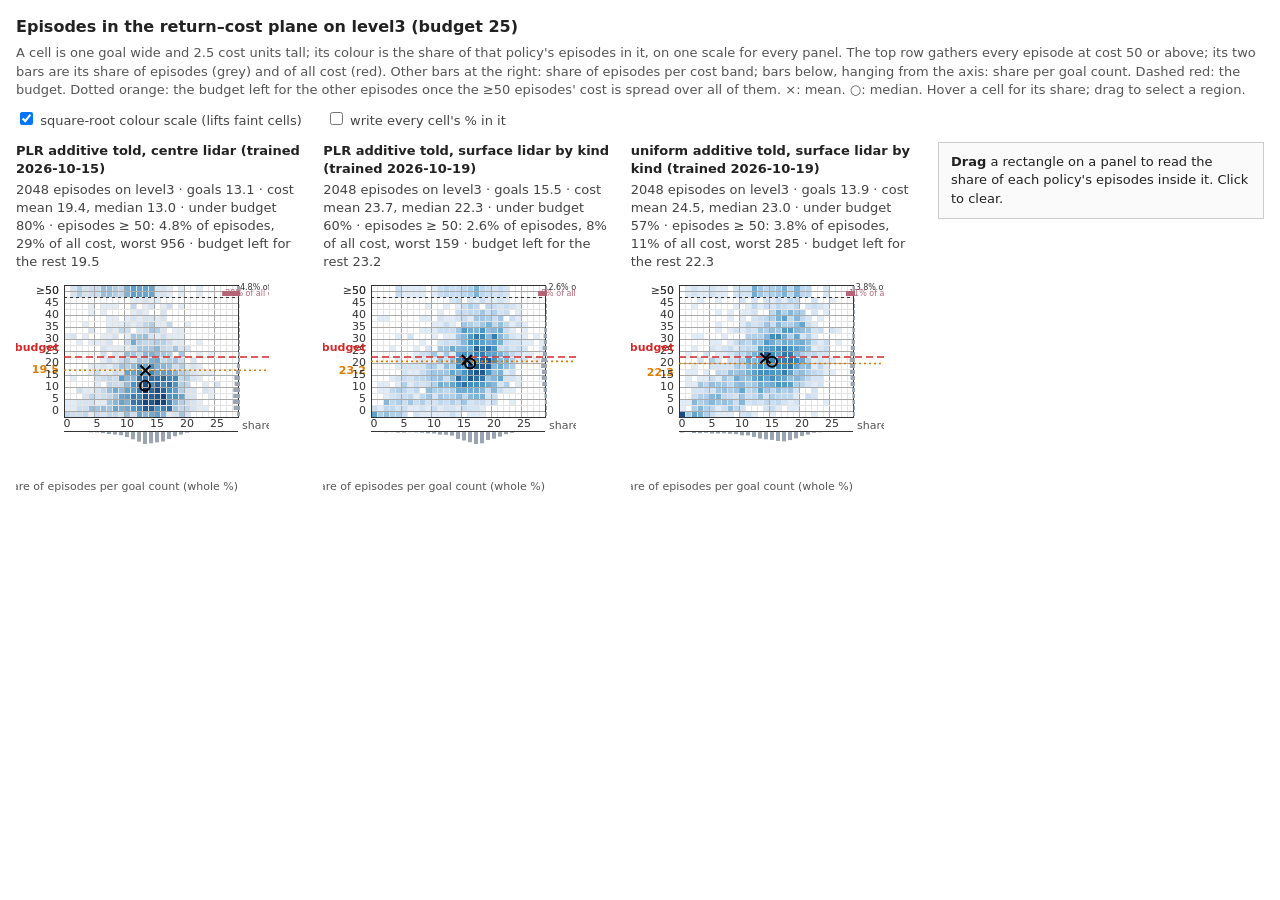
<file: docs/acl/experiments/figures/2026-10-19_goal_point_cost_tail_500M/return_cost_mass_level3.html>
<!doctype html>
<html><head><meta charset="utf-8"><title>Return–cost mass</title>
<style>
  body { font: 13px/1.4 system-ui, sans-serif; margin: 16px; color: #222; }
  h1 { font-size: 16px; margin: 0 0 6px; }
  .hint { color: #555; margin-bottom: 10px; max-width: 1400px; }
  .controls { margin: 6px 0 12px; color: #444; }
  .controls label { margin-right: 20px; }
  .layout { display: flex; gap: 20px; align-items: flex-start; }
  .panels { display: flex; gap: 20px; flex: 1 1 auto; min-width: 0; }
  .panel { flex: 1 1 0; min-width: 0; }
  .panel h2 { font-size: 13px; font-weight: 600; margin: 0 0 2px; }
  .panel .stats { color: #444; margin-bottom: 6px; }
  canvas { display: block; cursor: crosshair; }
  #selection { flex: 0 0 300px; position: sticky; top: 12px; padding: 10px 12px; border: 1px solid #ccc; background: #fafafa; }
  #selection table { border-collapse: collapse; margin-top: 6px; width: 100%; }
  #selection td, #selection th { padding: 3px 8px 3px 0; text-align: left; vertical-align: top; }
  #selection th { font-weight: 600; color: #555; padding-top: 8px; }
  #selection .big { font-size: 18px; font-weight: 600; }
  #hover { position: fixed; pointer-events: none; background: #222; color: #fff; padding: 3px 6px; border-radius: 3px; font-size: 12px; display: none; }
</style></head>
<body>
<h1 id="title"></h1>
<div class="hint" id="hint"></div>
<div class="controls">
  <label><input type="checkbox" id="sqrt" checked> square-root colour scale (lifts faint cells)</label>
  <label><input type="checkbox" id="numbers"> write every cell's % in it</label>
</div>
<div class="layout"><div class="panels" id="panels"></div><div id="selection"></div></div>
<div id="hover"></div>
<script>
const DATA = {"target": "level3", "budget": 25.0, "ceiling": 50.0, "cost_cell": 2.5, "policies": [{"label": "PLR additive told, centre lidar (trained 2026-10-15)", "returns": [16.0, 13.0, 7.0, 13.0, 12.0, 15.0, 13.0, 15.0, 9.0, 14.0, 11.0, 11.0, 9.0, 18.0, 13.0, 17.0, 22.0, 15.0, 18.0, 17.0, 9.0, 14.0, 19.0, 16.0, 14.0, 15.0, 10.0, 13.0, 13.0, 9.0, 1.0, 4.0, 12.0, 15.0, 16.0, 3.0, 9.0, 14.0, 15.0, 9.0, 13.0, 9.0, 17.0, 17.0, 12.0, 6.0, 16.0, 7.0, 6.0, 11.0, 7.0, 14.0, 18.0, 16.0, 12.0, 18.0, 12.0, 14.0, 6.0, 14.0, 13.0, 13.0, 16.0, 14.0, 13.0, 13.0, 13.0, 17.0, 18.0, 9.0, 20.0, 16.0, 14.0, 19.0, 6.0, 18.0, 8.0, 7.0, 16.0, 13.0, 8.0, 15.0, 20.0, 15.0, 13.0, 16.0, 15.0, 17.0, 5.0, 10.0, 15.0, 10.0, 17.0, 15.0, 7.0, 15.0, 4.0, 17.0, 15.0, 17.0, 12.0, 15.0, 14.0, 8.0, 16.0, 18.0, 11.0, 17.0, 16.0, 10.0, 15.0, 14.0, 21.0, 17.0, 7.0, 11.0, 11.0, 11.0, 16.0, 14.0, 11.0, 16.0, 21.0, 12.0, 16.0, 16.0, 14.0, 4.0, 19.0, 16.0, 9.0, 12.0, 17.0, 7.0, 11.0, 12.0, 18.0, 1.0, 13.0, 12.0, 17.0, 15.0, 13.0, 12.0, 13.0, 14.0, 12.0, 5.0, 12.0, 16.0, 18.0, 16.0, 13.0, 13.0, 9.0, 16.0, 10.0, 11.0, 16.0, 22.0, 10.0, 14.0, 17.0, 4.0, 10.0, 14.0, 10.0, 16.0, 11.0, 2.0, 15.0, 15.0, 5.0, 14.0, 12.0, 9.0, 1.0, 18.0, 9.0, 18.0, 11.0, 15.0, 3.0, 17.0, 14.0, 11.0, 16.0, 8.0, 7.0, 16.0, 18.0, 15.0, 11.0, 14.0, 16.0, 15.0, 14.0, 15.0, 11.0, 18.0, 14.0, 12.0, 13.0, 12.0, 14.0, 7.0, 18.0, 8.0, 21.0, 10.0, 15.0, 9.0, 22.0, 12.0, 15.0, 20.0, 18.0, 12.0, 9.0, 14.0, 11.0, 8.0, 13.0, 16.0, 15.0, 14.0, 7.0, 14.0, 16.0, 24.0, 15.0, 12.0, 13.0, 14.0, 13.0, 15.0, 0.0, 18.0, 13.0, 5.0, 15.0, 13.0, 23.0, 14.0, 13.0, 13.0, 15.0, 17.0, 19.0, 13.0, 10.0, 13.0, 17.0, 14.0, 19.0, 22.0, 14.0, 15.0, 10.0, 13.0, 7.0, 14.0, 19.0, 6.0, 9.0, 12.0, 11.0, 12.0, 11.0, 11.0, 8.0, 10.0, 10.0, 12.0, 17.0, 15.0, 18.0, 16.0, 1.0, 11.0, 10.0, 9.0, 15.0, 7.0, 13.0, 11.0, 12.0, 16.0, 20.0, 9.0, 15.0, 11.0, 14.0, 18.0, 15.0, 20.0, 21.0, 17.0, 8.0, 16.0, 15.0, 8.0, 10.0, 15.0, 18.0, 16.0, 13.0, 16.0, 13.0, 9.0, 21.0, 8.0, 14.0, 14.0, 12.0, 17.0, 11.0, 17.0, 14.0, 11.0, 5.0, 16.0, 12.0, 14.0, 10.0, 13.0, 13.0, 7.0, 15.0, 13.0, 16.0, 18.0, 9.0, 14.0, 14.0, 11.0, 15.0, 2.0, 12.0, 16.0, 17.0, 12.0, 16.0, 15.0, 12.0, 20.0, 12.0, 18.0, 11.0, 18.0, 15.0, 13.0, 13.0, 15.0, 10.0, 7.0, 16.0, 13.0, 15.0, 13.0, 7.0, 10.0, 13.0, 9.0, 7.0, 13.0, 9.0, 5.0, 19.0, 12.0, 11.0, 12.0, 15.0, 11.0, 13.0, 13.0, 18.0, 2.0, 18.0, 17.0, 17.0, 14.0, 16.0, 17.0, 16.0, 12.0, 10.0, 20.0, 11.0, 7.0, 16.0, 14.0, 17.0, 11.0, 16.0, 8.0, 12.0, 11.0, 14.0, 14.0, 13.0, 3.0, 11.0, 13.0, 18.0, 17.0, 13.0, 14.0, 14.0, 12.0, 12.0, 15.0, 10.0, 10.0, 15.0, 15.0, 7.0, 13.0, 18.0, 18.0, 14.0, 15.0, 13.0, 15.0, 15.0, 5.0, 17.0, 15.0, 15.0, 13.0, 12.0, 25.0, 13.0, 17.0, 15.0, 11.0, 13.0, 15.0, 11.0, 14.0, 17.0, 18.0, 6.0, 15.0, 16.0, 10.0, 13.0, 15.0, 8.0, 11.0, 17.0, 16.0, 15.0, 17.0, 18.0, 15.0, 18.0, 15.0, 12.0, 9.0, 16.0, 7.0, 17.0, 12.0, 17.0, 15.0, 25.0, 8.0, 12.0, 15.0, 13.0, 11.0, 10.0, 13.0, 6.0, 15.0, 15.0, 12.0, 13.0, 1.0, 7.0, 18.0, 12.0, 8.0, 12.0, 14.0, 16.0, 19.0, 13.0, 9.0, 17.0, 15.0, 14.0, 17.0, 16.0, 14.0, 18.0, 9.0, 12.0, 15.0, 20.0, 14.0, 13.0, 5.0, 4.0, 18.0, 12.0, 9.0, 14.0, 13.0, 11.0, 16.0, 15.0, 8.0, 10.0, 10.0, 5.0, 7.0, 14.0, 8.0, 14.0, 10.0, 14.0, 11.0, 10.0, 12.0, 15.0, 17.0, 13.0, 13.0, 12.0, 13.0, 13.0, 14.0, 10.0, 16.0, 9.0, 9.0, 22.0, 16.0, 17.0, 11.0, 14.0, 13.0, 8.0, 13.0, 12.0, 14.0, 11.0, 13.0, 16.0, 14.0, 3.0, 13.0, 14.0, 13.0, 11.0, 7.0, 11.0, 2.0, 19.0, 12.0, 8.0, 15.0, 16.0, 4.0, 13.0, 14.0, 15.0, 6.0, 14.0, 10.0, 11.0, 10.0, 15.0, 15.0, 9.0, 20.0, 12.0, 0.0, 11.0, 12.0, 13.0, 16.0, 14.0, 19.0, 6.0, 10.0, 17.0, 12.0, 11.0, 19.0, 17.0, 14.0, 11.0, 16.0, 13.0, 13.0, 19.0, 16.0, 6.0, 14.0, 14.0, 5.0, 11.0, 20.0, 18.0, 17.0, 19.0, 16.0, 13.0, 15.0, 13.0, 20.0, 12.0, 14.0, 20.0, 0.0, 18.0, 18.0, 14.0, 17.0, 14.0, 11.0, 2.0, 6.0, 18.0, 8.0, 19.0, 17.0, 13.0, 11.0, 16.0, 13.0, 17.0, 14.0, 17.0, 9.0, 9.0, 12.0, 16.0, 14.0, 13.0, 21.0, 4.0, 14.0, 13.0, 16.0, 17.0, 17.0, 2.0, 12.0, 17.0, 11.0, 14.0, 16.0, 13.0, 15.0, 15.0, 16.0, 7.0, 16.0, 14.0, 13.0, 16.0, 15.0, 15.0, 18.0, 9.0, 12.0, 19.0, 15.0, 0.0, 19.0, 16.0, 11.0, 18.0, 16.0, 19.0, 17.0, 16.0, 21.0, 9.0, 12.0, 16.0, 17.0, 14.0, 16.0, 15.0, 4.0, 16.0, 16.0, 10.0, 14.0, 14.0, 15.0, 19.0, 5.0, 19.0, 10.0, 21.0, 18.0, 12.0, 13.0, 17.0, 22.0, 11.0, 12.0, 11.0, 14.0, 12.0, 13.0, 11.0, 16.0, 10.0, 16.0, 13.0, 17.0, 15.0, 13.0, 16.0, 12.0, 22.0, 10.0, 18.0, 16.0, 14.0, 9.0, 14.0, 14.0, 9.0, 11.0, 15.0, 15.0, 13.0, 18.0, 14.0, 14.0, 9.0, 12.0, 12.0, 8.0, 14.0, 13.0, 15.0, 20.0, 10.0, 14.0, 18.0, 17.0, 13.0, 8.0, 15.0, 14.0, 15.0, 14.0, 23.0, 16.0, 17.0, 10.0, 15.0, 9.0, 17.0, 0.0, 8.0, 16.0, 11.0, 16.0, 13.0, 19.0, 13.0, 19.0, 16.0, 11.0, 13.0, 12.0, 14.0, 9.0, 15.0, 6.0, 17.0, 14.0, 16.0, 13.0, 13.0, 14.0, 14.0, 13.0, 12.0, 19.0, 10.0, 8.0, 13.0, 10.0, 6.0, 12.0, 12.0, 12.0, 16.0, 8.0, 12.0, 8.0, 16.0, 15.0, 11.0, 11.0, 8.0, 11.0, 12.0, 15.0, 18.0, 18.0, 17.0, 18.0, 16.0, 16.0, 13.0, 12.0, 16.0, 14.0, 20.0, 14.0, 11.0, 15.0, 11.0, 17.0, 15.0, 21.0, 11.0, 14.0, 6.0, 13.0, 12.0, 14.0, 14.0, 13.0, 17.0, 15.0, 10.0, 16.0, 14.0, 12.0, 13.0, 13.0, 15.0, 11.0, 12.0, 19.0, 15.0, 13.0, 14.0, 11.0, 13.0, 11.0, 15.0, 13.0, 13.0, 12.0, 12.0, 11.0, 9.0, 17.0, 7.0, 12.0, 14.0, 10.0, 9.0, 10.0, 13.0, 13.0, 11.0, 15.0, 9.0, 10.0, 9.0, 16.0, 17.0, 14.0, 13.0, 10.0, 11.0, 15.0, 11.0, 12.0, 17.0, 11.0, 13.0, 15.0, 14.0, 15.0, 11.0, 12.0, 8.0, 11.0, 3.0, 15.0, 13.0, 17.0, 10.0, 9.0, 17.0, 11.0, 13.0, 13.0, 14.0, 7.0, 10.0, 7.0, 15.0, 11.0, 19.0, 13.0, 2.0, 13.0, 6.0, 15.0, 13.0, 17.0, 12.0, 19.0, 12.0, 12.0, 14.0, 4.0, 20.0, 11.0, 16.0, 15.0, 7.0, 11.0, 5.0, 10.0, 20.0, 9.0, 19.0, 13.0, 17.0, 6.0, 19.0, 11.0, 13.0, 13.0, 10.0, 17.0, 14.0, 14.0, 15.0, 14.0, 17.0, 8.0, 11.0, 13.0, 14.0, 11.0, 13.0, 7.0, 8.0, 13.0, 14.0, 10.0, 16.0, 16.0, 17.0, 11.0, 16.0, 15.0, 16.0, 7.0, 19.0, 18.0, 2.0, 17.0, 19.0, 21.0, 13.0, 14.0, 14.0, 13.0, 3.0, 12.0, 20.0, 12.0, 13.0, 13.0, 16.0, 12.0, 18.0, 13.0, 11.0, 9.0, 11.0, 15.0, 14.0, 2.0, 11.0, 17.0, 18.0, 4.0, 18.0, 16.0, 18.0, 15.0, 16.0, 11.0, 10.0, 14.0, 17.0, 17.0, 12.0, 12.0, 18.0, 10.0, 16.0, 18.0, 17.0, 8.0, 19.0, 15.0, 7.0, 17.0, 11.0, 17.0, 19.0, 14.0, 11.0, 19.0, 15.0, 4.0, 14.0, 13.0, 15.0, 9.0, 18.0, 11.0, 17.0, 12.0, 11.0, 16.0, 13.0, 13.0, 15.0, 14.0, 17.0, 7.0, 15.0, 17.0, 15.0, 10.0, 13.0, 17.0, 19.0, 12.0, 13.0, 5.0, 8.0, 9.0, 12.0, 19.0, 14.0, 15.0, 19.0, 13.0, 14.0, 7.0, 11.0, 5.0, 12.0, 18.0, 8.0, 17.0, 12.0, 17.0, 17.0, 17.0, 8.0, 15.0, 7.0, 14.0, 12.0, 17.0, 14.0, 16.0, 15.0, 12.0, 8.0, 14.0, 14.0, 19.0, 12.0, 13.0, 16.0, 6.0, 9.0, 13.0, 13.0, 16.0, 18.0, 17.0, 13.0, 17.0, 15.0, 10.0, 13.0, 14.0, 10.0, 9.0, 12.0, 8.0, 13.0, 12.0, 16.0, 14.0, 15.0, 16.0, 16.0, 3.0, 12.0, 18.0, 16.0, 15.0, 12.0, 21.0, 16.0, 15.0, 23.0, 15.0, 8.0, 13.0, 9.0, 17.0, 6.0, 3.0, 14.0, 4.0, 13.0, 16.0, 12.0, 16.0, 15.0, 12.0, 12.0, 2.0, 15.0, 7.0, 15.0, 14.0, 15.0, 13.0, 7.0, 14.0, 14.0, 6.0, 15.0, 13.0, 14.0, 20.0, 19.0, 12.0, 12.0, 20.0, 16.0, 14.0, 10.0, 11.0, 13.0, 7.0, 15.0, 14.0, 17.0, 10.0, 10.0, 16.0, 12.0, 17.0, 14.0, 10.0, 13.0, 15.0, 17.0, 12.0, 5.0, 4.0, 2.0, 12.0, 20.0, 16.0, 13.0, 14.0, 14.0, 4.0, 4.0, 12.0, 16.0, 16.0, 11.0, 18.0, 19.0, 16.0, 6.0, 16.0, 15.0, 12.0, 13.0, 19.0, 12.0, 18.0, 17.0, 17.0, 18.0, 15.0, 15.0, 16.0, 16.0, 7.0, 16.0, 9.0, 4.0, 15.0, 11.0, 13.0, 18.0, 11.0, 14.0, 14.0, 13.0, 16.0, 17.0, 8.0, 10.0, 10.0, 18.0, 11.0, 7.0, 13.0, 11.0, 21.0, 18.0, 14.0, 6.0, 18.0, 11.0, 12.0, 12.0, 19.0, 16.0, 15.0, 1.0, 17.0, 12.0, 12.0, 14.0, 18.0, 15.0, 9.0, 17.0, 15.0, 24.0, 15.0, 12.0, 6.0, 18.0, 18.0, 8.0, 7.0, 18.0, 9.0, 19.0, 13.0, 17.0, 19.0, 12.0, 14.0, 17.0, 11.0, 15.0, 12.0, 4.0, 11.0, 14.0, 17.0, 19.0, 15.0, 15.0, 17.0, 24.0, 16.0, 12.0, 11.0, 15.0, 14.0, 13.0, 15.0, 4.0, 12.0, 20.0, 9.0, 8.0, 12.0, 8.0, 11.0, 16.0, 12.0, 10.0, 17.0, 9.0, 13.0, 14.0, 11.0, 10.0, 13.0, 14.0, 13.0, 12.0, 13.0, 6.0, 12.0, 19.0, 6.0, 12.0, 9.0, 14.0, 12.0, 16.0, 15.0, 19.0, 16.0, 15.0, 8.0, 3.0, 17.0, 10.0, 14.0, 16.0, 13.0, 12.0, 10.0, 7.0, 14.0, 11.0, 16.0, 14.0, 18.0, 13.0, 14.0, 18.0, 14.0, 16.0, 16.0, 4.0, 17.0, 13.0, 17.0, 5.0, 10.0, 14.0, 17.0, 15.0, 17.0, 8.0, 13.0, 18.0, 19.0, 17.0, 14.0, 17.0, 13.0, 14.0, 18.0, 12.0, 20.0, 15.0, 14.0, 12.0, 5.0, 14.0, 10.0, 10.0, 14.0, 12.0, 16.0, 10.0, 14.0, 12.0, 13.0, 8.0, 15.0, 22.0, 20.0, 12.0, 19.0, 7.0, 9.0, 14.0, 17.0, 14.0, 3.0, 14.0, 14.0, 6.0, 12.0, 6.0, 18.0, 15.0, 20.0, 12.0, 6.0, 12.0, 10.0, 12.0, 17.0, 16.0, 12.0, 12.0, 14.0, 11.0, 11.0, 15.0, 15.0, 3.0, 12.0, 13.0, 14.0, 12.0, 11.0, 12.0, 10.0, 18.0, 16.0, 12.0, 8.0, 3.0, 13.0, 10.0, 17.0, 16.0, 8.0, 3.0, 17.0, 19.0, 14.0, 12.0, 6.0, 2.0, 7.0, 15.0, 10.0, 10.0, 16.0, 9.0, 15.0, 16.0, 17.0, 14.0, 11.0, 18.0, 7.0, 13.0, 16.0, 13.0, 19.0, 14.0, 21.0, 14.0, 6.0, 12.0, 13.0, 6.0, 14.0, 16.0, 17.0, 14.0, 15.0, 13.0, 18.0, 18.0, 15.0, 11.0, 17.0, 13.0, 8.0, 9.0, 13.0, 10.0, 14.0, 17.0, 13.0, 12.0, 14.0, 13.0, 15.0, 14.0, 1.0, 19.0, 10.0, 12.0, 11.0, 4.0, 15.0, 18.0, 13.0, 13.0, 16.0, 11.0, 13.0, 12.0, 10.0, 19.0, 19.0, 13.0, 17.0, 11.0, 16.0, 10.0, 4.0, 13.0, 24.0, 10.0, 13.0, 16.0, 13.0, 15.0, 19.0, 15.0, 17.0, 11.0, 11.0, 16.0, 13.0, 14.0, 12.0, 18.0, 13.0, 13.0, 8.0, 12.0, 17.0, 12.0, 18.0, 15.0, 12.0, 17.0, 16.0, 12.0, 14.0, 13.0, 19.0, 4.0, 7.0, 10.0, 13.0, 10.0, 15.0, 15.0, 10.0, 12.0, 13.0, 11.0, 18.0, 12.0, 10.0, 15.0, 13.0, 9.0, 17.0, 14.0, 10.0, 13.0, 13.0, 15.0, 16.0, 19.0, 15.0, 16.0, 13.0, 19.0, 8.0, 13.0, 7.0, 11.0, 7.0, 11.0, 20.0, 10.0, 11.0, 11.0, 13.0, 13.0, 18.0, 14.0, 15.0, 12.0, 12.0, 12.0, 15.0, 13.0, 17.0, 13.0, 14.0, 17.0, 15.0, 11.0, 5.0, 11.0, 8.0, 16.0, 13.0, 3.0, 21.0, 17.0, 1.0, 12.0, 10.0, 12.0, 15.0, 12.0, 18.0, 10.0, 16.0, 13.0, 3.0, 11.0, 9.0, 15.0, 17.0, 13.0, 12.0, 16.0, 16.0, 15.0, 13.0, 12.0, 12.0, 15.0, 8.0, 14.0, 9.0, 11.0, 14.0, 14.0, 6.0, 14.0, 11.0, 18.0, 23.0, 10.0, 9.0, 4.0, 12.0, 11.0, 14.0, 17.0, 15.0, 14.0, 14.0, 11.0, 15.0, 7.0, 8.0, 17.0, 16.0, 16.0, 13.0, 9.0, 17.0, 18.0, 12.0, 11.0, 16.0, 15.0, 12.0, 11.0, 15.0, 11.0, 12.0, 11.0, 9.0, 17.0, 15.0, 11.0, 14.0, 15.0, 15.0, 17.0, 2.0, 14.0, 14.0, 13.0, 9.0, 19.0, 15.0, 15.0, 16.0, 3.0, 14.0, 13.0, 5.0, 13.0, 16.0, 12.0, 23.0, 0.0, 14.0, 15.0, 10.0, 11.0, 6.0, 11.0, 16.0, 14.0, 12.0, 16.0, 15.0, 5.0, 5.0, 10.0, 18.0, 14.0, 13.0, 15.0, 14.0, 20.0, 14.0, 7.0, 18.0, 12.0, 14.0, 14.0, 8.0, 12.0, 8.0, 9.0, 15.0, 6.0, 13.0, 12.0, 13.0, 16.0, 11.0, 15.0, 17.0, 13.0, 21.0, 12.0, 13.0, 12.0, 2.0, 15.0, 17.0, 2.0, 10.0, 18.0, 16.0, 14.0, 17.0, 19.0, 14.0, 5.0, 14.0, 14.0, 10.0, 13.0, 16.0, 15.0, 16.0, 16.0, 11.0, 16.0, 16.0, 11.0, 10.0, 17.0, 12.0, 15.0, 13.0, 13.0, 10.0, 17.0, 13.0, 11.0, 7.0, 16.0, 13.0, 4.0, 11.0, 16.0, 15.0, 0.0, 15.0, 5.0, 13.0, 15.0, 16.0, 14.0, 14.0, 16.0, 8.0, 13.0, 9.0, 13.0, 13.0, 9.0, 11.0, 8.0, 12.0, 18.0, 13.0, 12.0, 9.0, 12.0, 11.0, 9.0, 17.0, 18.0, 6.0, 16.0, 13.0, 12.0, 13.0, 14.0, 14.0, 14.0, 18.0, 16.0, 14.0, 10.0, 17.0, 12.0, 15.0, 12.0, 8.0, 14.0, 15.0, 16.0, 8.0, 16.0, 16.0, 15.0, 17.0, 16.0, 14.0, 10.0, 16.0, 19.0, 16.0, 5.0, 13.0, 16.0, 15.0, 12.0, 13.0, 10.0, 17.0, 13.0, 13.0, 13.0, 12.0, 14.0, 9.0, 15.0, 9.0, 1.0, 14.0, 16.0, 15.0, 17.0, 11.0, 12.0, 11.0, 15.0, 13.0, 13.0, 8.0, 15.0, 6.0, 13.0, 16.0, 12.0, 8.0, 14.0, 17.0, 7.0, 12.0, 12.0, 9.0, 14.0, 19.0, 15.0, 14.0, 11.0, 8.0, 11.0, 7.0, 10.0, 10.0, 16.0, 6.0, 11.0, 13.0, 14.0, 14.0, 8.0, 13.0, 12.0, 15.0, 9.0, 6.0, 16.0, 17.0, 6.0, 16.0, 8.0, 17.0, 17.0, 13.0, 7.0, 14.0, 17.0, 11.0, 13.0, 11.0, 14.0, 18.0, 16.0, 16.0, 14.0, 12.0, 10.0, 6.0, 19.0, 13.0, 10.0, 10.0, 11.0, 2.0, 11.0, 7.0, 8.0, 20.0, 14.0, 11.0, 10.0, 13.0, 16.0, 19.0, 18.0, 14.0, 16.0, 16.0, 16.0, 12.0, 18.0, 16.0, 16.0, 10.0, 14.0, 16.0, 17.0, 18.0, 13.0, 18.0, 15.0, 15.0, 17.0, 15.0, 16.0, 10.0, 14.0, 16.0, 7.0, 14.0, 10.0, 10.0, 13.0, 15.0, 17.0, 13.0, 12.0, 19.0, 8.0, 11.0, 15.0, 7.0, 10.0, 10.0, 9.0, 10.0, 5.0, 9.0, 19.0, 14.0, 11.0, 15.0, 12.0, 16.0, 1.0, 16.0, 16.0, 12.0, 16.0, 10.0, 16.0, 16.0, 7.0, 14.0, 15.0, 14.0, 14.0, 11.0, 12.0, 18.0, 13.0, 4.0, 14.0, 11.0, 12.0, 15.0, 14.0, 21.0, 16.0, 13.0, 8.0, 18.0, 10.0, 13.0, 14.0, 14.0, 15.0, 15.0, 12.0, 8.0, 14.0, 10.0, 15.0, 14.0, 2.0, 20.0, 19.0, 12.0, 20.0, 9.0, 12.0, 19.0, 6.0, 13.0, 13.0, 13.0, 16.0, 20.0], "costs": [19.577, 18.749, 5.819, 42.424, 25.942, 12.655, 13.315, 13.213, 9.073, 6.0, 30.641, 45.766, 6.989, 28.662, 0.722, 4.656, 7.304, 13.755, 6.0, 8.835, 20.329, 22.991, 5.456, 10.091, 15.282, 11.265, 17.171, 24.74, 33.736, 15.052, 3.219, 11.844, 34.938, 8.116, 9.317, 3.456, 36.0, 24.449, 7.593, 4.987, 22.046, 9.0, 13.911, 15.932, 0.224, 24.51, 23.326, 45.421, 21.63, 45.815, 10.728, 8.28, 6.686, 10.149, 10.302, 8.255, 7.762, 6.803, 10.122, 24.432, 0.177, 14.589, 41.582, 18.51, 9.642, 0.363, 15.058, 20.594, 7.272, 6.523, 16.295, 3.398, 14.804, 6.0, 19.627, 3.673, 12.293, 37.735, 15.577, 3.0, 0.611, 6.804, 9.888, 0.447, 14.687, 6.598, 14.242, 12.813, 4.39, 79.192, 5.746, 10.594, 18.861, 9.13, 12.453, 19.543, 42.658, 24.886, 6.496, 17.132, 11.166, 5.812, 0.889, 37.792, 8.926, 18.9, 28.062, 6.494, 7.507, 8.13, 3.321, 3.313, 20.974, 7.605, 7.709, 21.284, 50.976, 9.259, 21.163, 14.038, 8.594, 7.295, 3.0, 18.0, 9.658, 9.726, 50.525, 9.763, 1.451, 6.283, 87.666, 14.954, 12.658, 0.022, 82.239, 13.083, 7.812, 0.167, 15.418, 225.055, 4.014, 10.916, 51.233, 4.804, 0.558, 22.59, 15.016, 10.042, 12.366, 90.675, 7.737, 7.187, 8.091, 7.633, 15.237, 6.439, 26.01, 4.357, 27.36, 30.041, 6.0, 19.585, 9.108, 6.117, 3.0, 51.18, 14.368, 7.268, 47.117, 12.284, 27.817, 3.685, 30.0, 12.0, 3.311, 8.355, 34.053, 9.252, 0.0, 10.957, 69.021, 22.02, 34.026, 26.173, 13.009, 15.0, 6.553, 6.668, 3.0, 9.0, 11.077, 14.518, 12.0, 3.302, 16.095, 2.164, 16.441, 13.412, 19.967, 13.34, 9.661, 20.971, 3.043, 18.239, 0.524, 30.606, 10.735, 54.334, 9.114, 1.881, 6.0, 10.524, 19.579, 18.069, 6.927, 21.185, 1.457, 16.121, 7.736, 15.343, 10.251, 3.0, 9.291, 4.02, 72.0, 27.939, 6.0, 10.954, 9.0, 12.323, 40.936, 15.0, 14.042, 9.0, 10.664, 30.985, 0.0, 6.0, 26.764, 66.03, 16.172, 13.77, 18.786, 36.768, 6.667, 8.15, 19.949, 20.025, 26.35, 15.662, 24.355, 7.118, 9.021, 39.494, 0.273, 20.759, 6.0, 16.076, 2.68, 20.382, 24.0, 13.176, 11.806, 3.04, 9.444, 3.618, 7.892, 28.093, 12.845, 16.654, 12.645, 4.043, 72.855, 9.583, 10.085, 28.887, 4.48, 1.556, 311.276, 18.312, 15.682, 4.557, 8.016, 62.859, 14.944, 31.525, 19.571, 7.913, 29.067, 35.026, 8.78, 12.0, 39.499, 13.249, 13.567, 29.811, 4.306, 13.558, 9.172, 19.479, 14.383, 55.646, 12.715, 15.771, 5.254, 14.621, 14.564, 11.935, 86.457, 3.021, 19.913, 10.292, 19.726, 14.319, 39.62, 27.465, 704.901, 13.583, 12.888, 32.594, 4.857, 6.164, 9.321, 6.24, 24.938, 9.954, 7.108, 237.0, 17.492, 12.344, 17.284, 6.209, 22.551, 18.087, 30.9, 15.499, 18.658, 463.534, 12.945, 12.749, 13.084, 20.294, 18.468, 28.135, 16.912, 3.086, 4.167, 14.006, 25.817, 27.623, 11.987, 47.527, 5.088, 22.995, 0.0, 13.202, 3.031, 2.219, 20.089, 3.972, 24.422, 26.179, 10.105, 9.504, 11.152, 4.854, 12.388, 108.024, 13.039, 44.557, 32.988, 3.043, 32.272, 6.939, 15.586, 5.981, 9.436, 63.0, 14.221, 17.143, 13.288, 7.004, 1.172, 30.036, 12.118, 27.0, 70.102, 15.186, 33.549, 51.22, 5.518, 20.445, 16.356, 12.178, 9.0, 5.068, 3.251, 12.684, 4.711, 64.87, 45.552, 3.0, 16.286, 12.263, 24.47, 5.888, 13.602, 21.541, 10.75, 18.857, 6.068, 15.708, 32.87, 4.181, 6.2, 0.514, 6.0, 35.861, 7.938, 15.379, 0.09, 16.338, 14.367, 15.31, 26.356, 73.803, 13.435, 26.627, 21.742, 15.324, 6.0, 14.358, 3.112, 9.338, 31.065, 9.377, 21.641, 10.72, 13.478, 29.732, 23.912, 13.277, 15.214, 25.744, 8.181, 24.04, 7.203, 4.298, 6.312, 6.202, 13.313, 9.493, 10.014, 14.613, 18.757, 10.406, 15.412, 9.511, 3.748, 6.867, 3.713, 2.759, 3.872, 4.403, 20.758, 10.451, 13.361, 21.0, 1.542, 6.139, 27.183, 8.627, 53.218, 21.528, 15.797, 12.327, 21.436, 5.1, 24.0, 6.0, 62.6, 15.769, 17.238, 16.618, 9.171, 18.727, 35.967, 12.867, 17.223, 3.03, 18.38, 14.824, 10.566, 17.244, 6.96, 14.477, 19.394, 6.923, 12.421, 17.32, 4.188, 17.95, 12.359, 18.103, 3.0, 9.169, 12.0, 17.959, 25.787, 26.057, 7.443, 6.588, 5.378, 12.58, 3.0, 22.018, 15.261, 10.402, 9.999, 1.111, 4.013, 17.403, 13.122, 34.88, 3.034, 22.755, 27.122, 45.877, 32.854, 27.815, 7.069, 3.098, 10.017, 10.002, 364.862, 17.695, 8.953, 39.451, 55.539, 8.336, 11.048, 9.056, 15.358, 13.984, 9.0, 16.164, 10.878, 8.568, 6.619, 12.037, 12.561, 10.751, 9.0, 30.002, 15.644, 16.751, 44.436, 13.575, 102.632, 2.601, 13.789, 6.974, 9.0, 10.636, 55.631, 36.343, 17.286, 36.159, 15.685, 27.906, 3.0, 17.623, 51.117, 12.086, 12.121, 16.801, 16.074, 17.409, 15.0, 3.0, 14.536, 16.277, 6.672, 12.946, 8.359, 18.554, 0.0, 11.865, 8.413, 10.302, 31.408, 15.221, 8.009, 50.037, 19.198, 21.166, 11.265, 18.167, 26.872, 11.684, 31.746, 3.715, 17.592, 17.84, 9.979, 5.492, 28.591, 22.976, 9.0, 15.539, 17.258, 1.794, 18.993, 15.331, 17.36, 11.003, 14.035, 0.0, 17.497, 17.548, 9.943, 18.513, 2.004, 6.0, 111.0, 15.894, 14.15, 20.271, 7.871, 10.401, 14.535, 5.683, 20.905, 52.553, 3.731, 21.886, 18.798, 21.836, 36.505, 3.0, 11.392, 9.616, 27.741, 12.012, 61.042, 13.372, 63.064, 11.666, 5.939, 6.817, 10.717, 60.527, 12.654, 17.42, 5.041, 21.042, 18.916, 11.229, 162.231, 22.062, 17.331, 16.418, 20.363, 4.292, 32.318, 18.0, 34.268, 14.199, 9.769, 14.388, 0.0, 9.0, 0.0, 3.6, 13.731, 64.503, 28.378, 6.612, 67.111, 10.823, 8.362, 15.178, 16.282, 9.516, 7.972, 5.083, 23.554, 0.0, 9.69, 45.059, 19.74, 25.232, 40.991, 7.306, 39.473, 36.348, 26.109, 9.366, 4.571, 27.216, 6.0, 3.295, 4.774, 38.531, 29.467, 26.393, 11.123, 8.527, 18.181, 27.541, 8.227, 19.692, 8.832, 19.044, 58.304, 19.436, 7.969, 15.813, 20.121, 0.0, 22.638, 5.55, 4.683, 32.356, 23.684, 3.0, 9.919, 25.189, 20.034, 11.846, 22.785, 10.547, 17.955, 11.467, 13.995, 4.781, 0.417, 14.379, 15.0, 29.359, 11.798, 27.325, 7.457, 12.055, 2.123, 13.6, 128.178, 10.287, 5.118, 10.701, 2.63, 3.0, 9.163, 50.957, 13.267, 19.229, 11.582, 12.441, 3.0, 6.518, 10.869, 12.279, 6.039, 6.0, 20.166, 16.299, 6.601, 15.184, 8.336, 35.553, 17.216, 8.302, 32.135, 26.358, 18.357, 6.0, 20.996, 20.194, 10.326, 3.204, 17.429, 20.305, 7.359, 3.335, 29.64, 10.137, 27.429, 14.179, 9.049, 11.173, 15.321, 6.0, 3.0, 35.079, 0.0, 6.792, 66.692, 22.686, 5.364, 1.345, 14.29, 36.0, 3.64, 6.241, 6.906, 25.457, 12.0, 18.044, 15.0, 24.633, 16.617, 10.814, 19.587, 9.148, 10.427, 29.441, 7.433, 15.243, 3.0, 8.675, 7.813, 4.707, 12.661, 8.976, 13.938, 45.083, 6.536, 10.825, 11.7, 14.922, 66.0, 14.033, 12.005, 20.223, 15.644, 10.076, 8.888, 9.562, 14.526, 23.94, 8.017, 6.559, 11.019, 0.543, 8.676, 6.731, 16.011, 12.108, 20.942, 5.834, 17.257, 9.56, 12.941, 38.749, 28.98, 39.647, 10.227, 20.81, 10.704, 13.441, 17.238, 13.16, 7.751, 32.77, 22.671, 18.112, 21.325, 13.325, 5.578, 7.027, 9.495, 13.88, 21.615, 6.0, 5.938, 15.091, 14.95, 16.558, 6.47, 7.732, 27.158, 12.154, 4.078, 9.0, 19.601, 12.509, 11.217, 10.281, 4.096, 10.666, 5.82, 31.383, 25.688, 2.514, 375.0, 35.026, 19.878, 18.142, 27.359, 2.241, 3.947, 7.063, 11.594, 12.281, 16.846, 10.735, 20.152, 15.0, 0.0, 9.692, 28.137, 16.608, 31.46, 22.991, 9.538, 17.506, 3.729, 7.241, 6.667, 23.039, 0.0, 1.5, 4.437, 20.657, 3.027, 7.51, 15.699, 17.835, 0.0, 14.975, 21.0, 13.822, 2.138, 3.148, 15.0, 27.649, 30.004, 10.819, 9.582, 18.554, 21.751, 6.763, 10.402, 20.406, 20.188, 6.29, 13.666, 17.357, 28.042, 33.233, 7.031, 22.465, 21.736, 10.928, 9.0, 3.0, 4.152, 6.979, 3.611, 6.749, 6.551, 7.442, 3.151, 41.293, 11.735, 0.003, 39.031, 37.488, 9.209, 16.369, 234.229, 6.806, 5.339, 9.0, 27.594, 21.291, 9.937, 6.211, 7.288, 33.675, 14.564, 99.668, 18.499, 32.83, 29.046, 29.715, 4.602, 10.691, 3.687, 21.535, 9.459, 12.954, 18.448, 6.342, 31.096, 3.623, 12.617, 0.805, 15.0, 15.049, 19.642, 28.587, 1.588, 5.318, 21.595, 37.493, 10.241, 16.847, 21.519, 38.982, 21.651, 3.0, 16.201, 13.554, 11.085, 3.0, 18.429, 15.795, 9.658, 16.091, 6.059, 3.0, 10.107, 14.317, 31.443, 19.846, 20.454, 3.0, 3.0, 6.056, 32.38, 12.065, 35.223, 24.748, 6.025, 13.727, 5.31, 10.852, 8.018, 5.335, 14.612, 1.945, 10.032, 293.424, 25.308, 38.298, 24.205, 4.361, 24.032, 10.044, 23.543, 18.319, 10.635, 0.0, 301.06, 16.704, 11.07, 1.029, 30.901, 10.042, 13.532, 18.574, 25.603, 5.749, 22.017, 4.973, 9.523, 6.272, 12.0, 13.206, 14.666, 7.672, 3.751, 16.459, 33.52, 6.275, 3.646, 9.0, 36.136, 12.668, 10.605, 13.061, 22.621, 22.743, 65.343, 7.759, 9.171, 29.881, 40.643, 12.512, 9.188, 4.99, 24.987, 5.921, 54.11, 45.827, 15.334, 21.886, 9.382, 39.831, 6.124, 17.679, 12.606, 3.0, 10.342, 3.359, 6.862, 7.53, 10.377, 6.982, 8.994, 9.062, 18.587, 28.816, 12.382, 6.354, 6.324, 21.46, 3.605, 23.172, 17.958, 24.95, 12.925, 16.651, 4.83, 4.681, 4.92, 4.93, 53.154, 37.802, 21.708, 1.938, 10.09, 6.213, 3.015, 13.824, 19.777, 10.408, 11.226, 15.748, 44.051, 0.727, 6.0, 16.449, 17.401, 19.778, 15.849, 75.0, 6.0, 49.04, 42.232, 3.478, 9.689, 3.375, 10.012, 12.657, 19.634, 11.613, 14.674, 17.655, 7.353, 7.444, 37.042, 19.945, 6.974, 4.489, 23.927, 4.242, 7.082, 7.752, 94.164, 34.78, 17.775, 11.604, 5.252, 28.298, 268.125, 19.725, 22.15, 13.607, 3.0, 3.0, 0.0, 13.994, 6.277, 8.427, 7.826, 0.0, 2.709, 99.743, 3.0, 0.765, 17.285, 1.442, 79.003, 20.55, 12.724, 8.668, 25.02, 31.658, 24.683, 13.869, 4.648, 9.981, 6.0, 24.748, 15.0, 16.099, 16.304, 7.802, 17.239, 13.047, 5.026, 11.9, 3.633, 15.0, 30.457, 36.224, 10.215, 30.948, 12.25, 45.696, 2.53, 7.98, 21.687, 16.061, 13.128, 11.284, 7.467, 0.0, 15.58, 3.0, 0.208, 12.486, 66.187, 19.057, 14.932, 15.576, 33.839, 10.744, 20.202, 49.131, 58.572, 7.876, 27.192, 12.355, 15.0, 9.0, 3.018, 1.624, 37.775, 9.142, 9.11, 17.158, 4.366, 9.543, 18.094, 24.259, 30.292, 12.0, 19.061, 28.721, 4.93, 41.12, 10.338, 8.169, 4.929, 20.517, 14.623, 21.155, 36.612, 3.703, 4.268, 14.392, 20.026, 11.204, 7.842, 30.618, 17.459, 11.248, 20.374, 5.948, 4.929, 31.899, 7.814, 6.0, 24.442, 25.609, 8.259, 35.446, 6.0, 6.893, 36.04, 17.865, 19.023, 27.594, 8.842, 4.766, 8.928, 32.237, 12.968, 55.753, 3.0, 21.812, 11.344, 15.9, 18.771, 27.956, 10.31, 34.351, 68.816, 10.883, 9.566, 8.788, 4.64, 21.157, 25.802, 3.406, 78.383, 15.314, 4.439, 33.857, 8.384, 13.074, 18.296, 15.44, 10.067, 6.0, 38.599, 3.068, 19.096, 4.894, 19.991, 49.076, 27.0, 7.822, 35.793, 24.76, 6.181, 3.238, 100.953, 10.887, 80.196, 11.8, 23.987, 10.73, 8.761, 4.778, 18.0, 26.55, 7.647, 4.108, 13.569, 38.912, 40.934, 15.538, 24.0, 6.0, 16.107, 11.088, 3.939, 8.986, 3.0, 24.0, 0.499, 37.442, 9.616, 16.335, 20.594, 1.502, 13.432, 17.194, 6.291, 9.12, 18.0, 22.906, 25.79, 12.0, 82.657, 8.642, 10.15, 15.672, 54.116, 7.931, 14.991, 16.718, 16.208, 5.509, 16.198, 25.901, 62.632, 12.883, 34.163, 3.76, 18.071, 9.0, 10.051, 13.012, 27.401, 20.141, 113.733, 15.584, 31.595, 19.097, 9.657, 29.012, 0.405, 10.856, 70.11, 15.508, 27.241, 12.439, 12.909, 9.044, 21.901, 6.0, 14.561, 7.142, 63.476, 23.812, 8.997, 18.728, 13.219, 19.048, 2.054, 15.003, 30.34, 12.498, 17.457, 6.765, 0.284, 10.772, 25.96, 8.704, 13.603, 4.997, 0.0, 15.872, 46.892, 15.577, 12.852, 82.756, 12.0, 16.185, 10.111, 6.967, 25.739, 36.1, 16.447, 47.571, 18.459, 6.044, 26.328, 32.182, 9.4, 12.98, 14.39, 7.407, 38.285, 22.651, 17.085, 7.322, 7.864, 10.264, 14.489, 27.05, 6.318, 6.308, 11.976, 11.008, 9.01, 22.08, 7.249, 14.762, 29.417, 0.951, 3.13, 17.669, 3.755, 56.889, 7.54, 36.103, 9.167, 11.183, 18.0, 39.9, 16.796, 25.462, 7.68, 13.648, 45.544, 0.0, 9.497, 9.818, 0.037, 51.0, 3.0, 7.21, 22.963, 8.649, 9.961, 31.667, 12.223, 12.461, 4.665, 12.328, 30.734, 3.503, 12.467, 12.634, 73.208, 11.122, 8.172, 9.133, 33.298, 25.551, 9.893, 5.424, 9.611, 14.7, 17.115, 20.97, 6.203, 37.69, 16.007, 10.52, 44.946, 5.154, 7.121, 16.442, 2.151, 9.499, 12.755, 46.177, 24.006, 8.338, 16.398, 16.168, 1.137, 19.404, 5.071, 1.501, 0.638, 6.015, 43.109, 6.0, 3.87, 6.09, 14.995, 11.057, 0.0, 14.431, 3.045, 20.925, 9.612, 16.75, 18.851, 34.498, 19.846, 5.54, 6.027, 11.732, 182.22, 4.673, 13.471, 19.75, 4.236, 12.2, 0.0, 9.058, 1.282, 13.864, 4.955, 9.488, 10.517, 28.195, 3.038, 10.758, 5.392, 19.442, 28.939, 16.046, 0.551, 3.747, 33.407, 14.004, 956.276, 8.07, 0.0, 9.0, 30.343, 10.057, 21.0, 9.0, 0.0, 18.42, 15.725, 7.386, 3.862, 19.263, 13.102, 16.875, 7.641, 24.408, 19.008, 12.266, 0.415, 20.397, 10.342, 66.852, 64.449, 9.784, 10.001, 0.761, 8.646, 10.809, 37.731, 5.861, 18.876, 12.043, 21.02, 35.711, 16.947, 6.698, 20.525, 3.0, 15.286, 31.613, 6.8, 3.191, 19.514, 2.583, 9.0, 15.26, 9.092, 5.711, 17.114, 29.025, 17.189, 75.0, 11.928, 2.192, 15.124, 11.971, 8.136, 5.003, 69.0, 19.339, 15.94, 36.802, 27.124, 6.0, 28.527, 11.002, 4.581, 26.468, 3.0, 3.375, 33.42, 8.407, 15.887, 26.248, 3.0, 6.56, 11.368, 9.054, 25.173, 7.413, 3.0, 34.269, 33.609, 3.35, 12.612, 32.951, 23.171, 19.671, 4.534, 8.452, 5.278, 11.175, 5.707, 35.22, 3.941, 6.915, 5.438, 39.962, 14.777, 3.0, 32.521, 7.78, 3.839, 23.113, 3.879, 3.365, 23.105, 7.119, 7.239, 17.282, 15.878, 13.254, 0.0, 4.077, 7.287, 19.961, 9.077, 8.612, 9.993, 6.497, 6.113, 14.273, 1.937, 36.45, 3.252, 18.315, 11.942, 13.085, 13.206, 30.646, 11.303, 8.293, 11.82, 5.613, 9.0, 16.121, 6.84, 32.499, 6.963, 12.0, 13.397, 6.405, 3.771, 26.247, 67.62, 11.944, 5.035, 5.546, 9.992, 4.703, 9.0, 25.746, 15.0, 15.544, 29.081, 18.275, 22.169, 57.434, 7.194, 12.056, 3.0, 12.955, 8.511, 15.917, 26.042, 10.191, 21.344, 26.821, 12.105, 7.143, 15.555, 7.033, 40.336, 3.156, 24.518, 10.446, 14.6, 20.83, 12.971, 4.673, 12.637, 18.127, 7.646, 10.589, 8.914, 27.119, 15.847, 19.749, 6.029, 25.221, 3.835, 24.801, 12.752, 4.489, 9.83, 10.175, 6.0, 8.554, 33.0, 27.569, 0.832, 16.289, 3.652, 2.77, 33.673, 24.223, 19.601, 6.0, 3.198, 90.578, 6.867, 20.901, 8.535, 32.057, 2.657, 11.922, 15.911, 27.485, 15.16, 7.336, 26.768, 18.0, 12.383, 7.653, 14.959, 45.0, 28.309, 12.949, 19.167, 18.574, 15.098, 0.052, 32.193, 11.921, 32.868, 21.939, 9.352, 23.97, 21.13, 10.64, 31.325, 40.277, 15.565, 3.63, 9.479, 3.013, 12.023, 9.565, 10.969, 12.79, 6.243, 21.642, 18.0, 27.192, 27.254, 5.079, 0.012, 14.166, 8.395, 37.703, 6.859, 12.867, 86.916, 29.18, 7.723, 11.845, 30.212, 14.717, 6.557, 12.989, 15.988, 6.0, 0.0, 16.258, 16.387, 3.923, 5.756, 4.624, 28.02, 1.414, 1.571, 3.284, 304.93, 18.0, 12.257, 86.753, 6.321, 3.123, 7.028, 12.172, 21.868, 56.465, 34.549, 14.574, 22.348, 13.334, 20.311, 7.189, 19.974, 36.034, 4.95, 0.0, 14.044, 22.195, 10.876, 19.974, 26.681, 9.087, 9.186, 33.92, 3.464, 19.023, 10.672, 5.525, 16.112, 7.316, 6.209, 87.152, 14.631, 18.505, 26.724, 12.132, 10.563, 4.08, 15.143, 60.757, 14.676, 6.345, 23.773, 49.913, 34.07, 4.481, 6.2, 23.879, 4.424, 5.951, 29.149, 21.144, 31.15, 44.923, 8.563, 3.125, 9.092, 20.23, 9.0, 3.0, 58.372, 27.615, 3.319, 38.479, 102.239, 30.002, 0.061, 12.994, 11.309, 21.899, 10.427, 19.503, 16.043, 20.86, 10.331, 8.38, 13.772, 12.432, 13.325, 15.713, 47.427, 41.744, 17.521, 18.149, 10.275, 8.399, 28.529, 4.197, 45.55, 6.682, 7.404, 17.472, 7.411, 15.917, 81.316, 12.859, 37.182, 3.008, 11.639, 3.297, 14.63, 9.004, 0.066, 1.642, 18.901, 20.44, 5.916, 30.819, 19.068, 32.002, 15.297, 22.798, 4.915, 6.329, 16.365, 2.061, 18.033, 13.419, 10.795, 21.489, 32.832, 18.073, 0.0, 28.592, 33.752, 0.0, 16.892, 20.042, 0.0, 3.509, 5.542, 3.42, 27.467, 0.146, 20.804, 9.043, 15.19, 4.778, 5.242, 41.294, 6.0, 6.096, 71.341, 23.315, 12.07, 8.736, 19.956, 19.038, 7.218, 4.847, 27.301, 75.653, 28.837, 13.831, 3.38, 10.008, 53.216, 16.413, 10.807, 11.31, 0.0, 3.0, 9.344, 30.08, 18.492, 10.686, 20.833, 15.084, 4.188, 12.172, 9.839, 28.134, 43.33, 11.108]}, {"label": "PLR additive told, surface lidar by kind (trained 2026-10-19)", "returns": [16.0, 6.0, 18.0, 17.0, 19.0, 12.0, 12.0, 1.0, 17.0, 14.0, 18.0, 14.0, 16.0, 20.0, 16.0, 7.0, 16.0, 15.0, 20.0, 16.0, 20.0, 5.0, 15.0, 16.0, 8.0, 21.0, 16.0, 12.0, 9.0, 16.0, 20.0, 14.0, 17.0, 17.0, 16.0, 15.0, 16.0, 5.0, 18.0, 14.0, 17.0, 13.0, 15.0, 18.0, 14.0, 18.0, 12.0, 19.0, 12.0, 18.0, 20.0, 17.0, 18.0, 21.0, 22.0, 16.0, 17.0, 13.0, 17.0, 16.0, 15.0, 9.0, 15.0, 18.0, 18.0, 16.0, 9.0, 11.0, 8.0, 18.0, 24.0, 18.0, 21.0, 12.0, 19.0, 10.0, 16.0, 18.0, 16.0, 7.0, 16.0, 14.0, 14.0, 15.0, 16.0, 23.0, 14.0, 27.0, 18.0, 15.0, 11.0, 8.0, 8.0, 19.0, 17.0, 19.0, 16.0, 15.0, 20.0, 9.0, 11.0, 18.0, 14.0, 20.0, 16.0, 14.0, 17.0, 16.0, 16.0, 14.0, 5.0, 18.0, 18.0, 19.0, 20.0, 16.0, 17.0, 10.0, 16.0, 8.0, 16.0, 17.0, 22.0, 17.0, 14.0, 17.0, 15.0, 17.0, 17.0, 18.0, 14.0, 11.0, 17.0, 16.0, 19.0, 13.0, 18.0, 14.0, 16.0, 13.0, 14.0, 22.0, 20.0, 17.0, 23.0, 15.0, 17.0, 17.0, 18.0, 16.0, 19.0, 18.0, 23.0, 14.0, 16.0, 5.0, 18.0, 14.0, 16.0, 17.0, 19.0, 19.0, 13.0, 5.0, 14.0, 13.0, 18.0, 18.0, 15.0, 24.0, 11.0, 20.0, 18.0, 18.0, 15.0, 18.0, 18.0, 8.0, 22.0, 20.0, 22.0, 14.0, 24.0, 17.0, 16.0, 2.0, 21.0, 20.0, 20.0, 20.0, 21.0, 7.0, 14.0, 22.0, 16.0, 21.0, 16.0, 13.0, 18.0, 9.0, 19.0, 22.0, 6.0, 14.0, 12.0, 18.0, 7.0, 18.0, 14.0, 19.0, 16.0, 16.0, 18.0, 19.0, 16.0, 18.0, 18.0, 5.0, 20.0, 3.0, 19.0, 20.0, 20.0, 7.0, 21.0, 18.0, 21.0, 20.0, 9.0, 14.0, 16.0, 15.0, 20.0, 15.0, 18.0, 23.0, 17.0, 20.0, 17.0, 16.0, 16.0, 15.0, 11.0, 18.0, 9.0, 4.0, 17.0, 14.0, 16.0, 18.0, 21.0, 15.0, 13.0, 13.0, 21.0, 9.0, 17.0, 25.0, 17.0, 14.0, 15.0, 17.0, 16.0, 17.0, 5.0, 11.0, 15.0, 4.0, 14.0, 16.0, 16.0, 15.0, 18.0, 18.0, 16.0, 18.0, 20.0, 3.0, 14.0, 11.0, 17.0, 16.0, 12.0, 17.0, 12.0, 10.0, 6.0, 16.0, 19.0, 25.0, 24.0, 17.0, 18.0, 22.0, 15.0, 15.0, 2.0, 17.0, 14.0, 17.0, 10.0, 16.0, 19.0, 18.0, 16.0, 22.0, 22.0, 18.0, 16.0, 20.0, 12.0, 13.0, 16.0, 13.0, 15.0, 18.0, 8.0, 16.0, 24.0, 14.0, 18.0, 17.0, 2.0, 15.0, 19.0, 2.0, 18.0, 21.0, 14.0, 17.0, 17.0, 16.0, 20.0, 14.0, 19.0, 16.0, 4.0, 15.0, 15.0, 14.0, 21.0, 19.0, 20.0, 16.0, 13.0, 14.0, 21.0, 5.0, 22.0, 17.0, 16.0, 14.0, 16.0, 15.0, 19.0, 11.0, 13.0, 17.0, 0.0, 15.0, 17.0, 5.0, 17.0, 12.0, 21.0, 9.0, 17.0, 4.0, 21.0, 18.0, 11.0, 15.0, 7.0, 15.0, 22.0, 20.0, 17.0, 14.0, 17.0, 15.0, 5.0, 16.0, 16.0, 2.0, 17.0, 17.0, 2.0, 19.0, 20.0, 21.0, 9.0, 12.0, 18.0, 15.0, 16.0, 14.0, 19.0, 15.0, 20.0, 19.0, 21.0, 17.0, 13.0, 17.0, 16.0, 14.0, 13.0, 14.0, 21.0, 18.0, 14.0, 19.0, 14.0, 16.0, 14.0, 19.0, 19.0, 13.0, 18.0, 17.0, 12.0, 17.0, 18.0, 15.0, 13.0, 14.0, 17.0, 18.0, 16.0, 11.0, 4.0, 20.0, 10.0, 18.0, 18.0, 18.0, 16.0, 15.0, 20.0, 20.0, 15.0, 19.0, 11.0, 18.0, 14.0, 16.0, 18.0, 17.0, 17.0, 19.0, 17.0, 21.0, 11.0, 18.0, 15.0, 20.0, 17.0, 17.0, 16.0, 22.0, 16.0, 12.0, 0.0, 12.0, 20.0, 18.0, 13.0, 16.0, 2.0, 18.0, 16.0, 22.0, 16.0, 4.0, 15.0, 10.0, 19.0, 10.0, 20.0, 18.0, 18.0, 21.0, 17.0, 15.0, 18.0, 12.0, 18.0, 14.0, 1.0, 14.0, 4.0, 20.0, 15.0, 17.0, 12.0, 4.0, 2.0, 16.0, 19.0, 18.0, 16.0, 19.0, 14.0, 2.0, 21.0, 3.0, 11.0, 16.0, 3.0, 16.0, 16.0, 16.0, 9.0, 17.0, 15.0, 17.0, 11.0, 22.0, 20.0, 20.0, 7.0, 20.0, 21.0, 18.0, 19.0, 17.0, 16.0, 19.0, 17.0, 23.0, 16.0, 15.0, 17.0, 22.0, 16.0, 19.0, 23.0, 19.0, 19.0, 14.0, 20.0, 9.0, 13.0, 16.0, 18.0, 8.0, 8.0, 15.0, 21.0, 15.0, 15.0, 17.0, 21.0, 14.0, 17.0, 16.0, 16.0, 14.0, 15.0, 13.0, 16.0, 21.0, 21.0, 17.0, 19.0, 14.0, 18.0, 20.0, 19.0, 22.0, 4.0, 21.0, 21.0, 18.0, 16.0, 15.0, 19.0, 11.0, 18.0, 23.0, 19.0, 13.0, 19.0, 14.0, 15.0, 16.0, 12.0, 15.0, 21.0, 16.0, 16.0, 21.0, 15.0, 24.0, 10.0, 14.0, 17.0, 14.0, 17.0, 22.0, 9.0, 13.0, 15.0, 6.0, 14.0, 0.0, 17.0, 17.0, 22.0, 15.0, 14.0, 5.0, 16.0, 19.0, 14.0, 16.0, 18.0, 12.0, 16.0, 17.0, 14.0, 16.0, 17.0, 22.0, 18.0, 23.0, 16.0, 17.0, 4.0, 19.0, 19.0, 22.0, 11.0, 14.0, 18.0, 19.0, 17.0, 17.0, 9.0, 11.0, 16.0, 20.0, 6.0, 18.0, 13.0, 17.0, 17.0, 14.0, 12.0, 19.0, 19.0, 19.0, 19.0, 22.0, 7.0, 12.0, 17.0, 16.0, 19.0, 16.0, 5.0, 21.0, 14.0, 11.0, 21.0, 9.0, 11.0, 20.0, 23.0, 20.0, 10.0, 20.0, 20.0, 14.0, 12.0, 2.0, 17.0, 18.0, 18.0, 21.0, 15.0, 21.0, 4.0, 0.0, 14.0, 5.0, 15.0, 20.0, 16.0, 18.0, 17.0, 13.0, 9.0, 18.0, 18.0, 17.0, 12.0, 19.0, 11.0, 10.0, 15.0, 18.0, 13.0, 13.0, 18.0, 21.0, 17.0, 17.0, 10.0, 18.0, 17.0, 15.0, 13.0, 18.0, 18.0, 23.0, 19.0, 20.0, 18.0, 6.0, 19.0, 19.0, 9.0, 14.0, 17.0, 14.0, 19.0, 21.0, 3.0, 15.0, 17.0, 20.0, 16.0, 17.0, 17.0, 15.0, 18.0, 17.0, 14.0, 18.0, 11.0, 21.0, 8.0, 14.0, 20.0, 15.0, 16.0, 18.0, 11.0, 10.0, 15.0, 15.0, 16.0, 10.0, 13.0, 3.0, 13.0, 12.0, 17.0, 13.0, 18.0, 15.0, 25.0, 23.0, 19.0, 12.0, 19.0, 14.0, 7.0, 21.0, 6.0, 22.0, 11.0, 17.0, 19.0, 16.0, 23.0, 23.0, 19.0, 11.0, 16.0, 4.0, 17.0, 9.0, 17.0, 14.0, 16.0, 20.0, 11.0, 21.0, 16.0, 18.0, 18.0, 18.0, 16.0, 11.0, 9.0, 9.0, 18.0, 14.0, 18.0, 25.0, 15.0, 12.0, 16.0, 18.0, 28.0, 4.0, 12.0, 21.0, 17.0, 20.0, 4.0, 21.0, 12.0, 19.0, 13.0, 18.0, 11.0, 5.0, 22.0, 17.0, 25.0, 17.0, 15.0, 9.0, 20.0, 15.0, 17.0, 20.0, 19.0, 19.0, 16.0, 22.0, 14.0, 17.0, 18.0, 15.0, 14.0, 13.0, 18.0, 9.0, 19.0, 20.0, 17.0, 13.0, 18.0, 22.0, 22.0, 18.0, 18.0, 8.0, 20.0, 16.0, 15.0, 11.0, 6.0, 13.0, 3.0, 0.0, 18.0, 17.0, 6.0, 17.0, 17.0, 15.0, 19.0, 20.0, 17.0, 14.0, 15.0, 19.0, 9.0, 15.0, 22.0, 21.0, 22.0, 16.0, 14.0, 18.0, 10.0, 14.0, 13.0, 18.0, 17.0, 20.0, 17.0, 10.0, 18.0, 16.0, 10.0, 14.0, 18.0, 10.0, 20.0, 15.0, 14.0, 14.0, 24.0, 17.0, 13.0, 20.0, 17.0, 22.0, 11.0, 18.0, 18.0, 17.0, 12.0, 19.0, 18.0, 15.0, 17.0, 15.0, 17.0, 13.0, 19.0, 21.0, 9.0, 14.0, 7.0, 17.0, 15.0, 16.0, 19.0, 14.0, 16.0, 19.0, 8.0, 17.0, 14.0, 21.0, 18.0, 19.0, 24.0, 13.0, 14.0, 14.0, 17.0, 17.0, 19.0, 21.0, 17.0, 13.0, 16.0, 17.0, 5.0, 20.0, 18.0, 19.0, 17.0, 20.0, 19.0, 20.0, 22.0, 13.0, 15.0, 8.0, 3.0, 19.0, 11.0, 18.0, 15.0, 18.0, 0.0, 2.0, 19.0, 16.0, 19.0, 12.0, 17.0, 17.0, 15.0, 18.0, 8.0, 14.0, 8.0, 19.0, 17.0, 9.0, 20.0, 17.0, 15.0, 15.0, 16.0, 21.0, 20.0, 14.0, 12.0, 19.0, 13.0, 25.0, 17.0, 18.0, 1.0, 16.0, 17.0, 16.0, 12.0, 20.0, 17.0, 19.0, 12.0, 15.0, 17.0, 9.0, 12.0, 5.0, 4.0, 19.0, 17.0, 17.0, 16.0, 14.0, 18.0, 21.0, 20.0, 23.0, 15.0, 20.0, 26.0, 17.0, 16.0, 18.0, 17.0, 9.0, 18.0, 14.0, 20.0, 19.0, 19.0, 21.0, 17.0, 20.0, 17.0, 24.0, 13.0, 25.0, 21.0, 20.0, 15.0, 9.0, 18.0, 20.0, 15.0, 16.0, 18.0, 18.0, 17.0, 20.0, 21.0, 22.0, 18.0, 18.0, 11.0, 19.0, 20.0, 16.0, 22.0, 22.0, 19.0, 18.0, 20.0, 15.0, 19.0, 18.0, 3.0, 2.0, 19.0, 10.0, 13.0, 17.0, 18.0, 15.0, 16.0, 15.0, 15.0, 6.0, 16.0, 15.0, 4.0, 20.0, 11.0, 12.0, 2.0, 17.0, 12.0, 19.0, 17.0, 13.0, 17.0, 17.0, 15.0, 15.0, 11.0, 17.0, 18.0, 20.0, 13.0, 11.0, 19.0, 23.0, 10.0, 17.0, 26.0, 17.0, 24.0, 19.0, 20.0, 20.0, 10.0, 18.0, 18.0, 5.0, 16.0, 19.0, 5.0, 19.0, 19.0, 23.0, 13.0, 22.0, 24.0, 17.0, 18.0, 17.0, 20.0, 15.0, 18.0, 16.0, 23.0, 6.0, 14.0, 20.0, 21.0, 19.0, 2.0, 18.0, 2.0, 17.0, 15.0, 19.0, 12.0, 16.0, 0.0, 18.0, 12.0, 18.0, 19.0, 21.0, 21.0, 18.0, 18.0, 7.0, 16.0, 19.0, 22.0, 7.0, 17.0, 3.0, 13.0, 16.0, 17.0, 7.0, 11.0, 20.0, 17.0, 23.0, 21.0, 16.0, 18.0, 16.0, 15.0, 6.0, 21.0, 9.0, 19.0, 18.0, 14.0, 4.0, 15.0, 12.0, 23.0, 17.0, 18.0, 15.0, 18.0, 11.0, 15.0, 16.0, 9.0, 16.0, 16.0, 13.0, 19.0, 19.0, 16.0, 19.0, 17.0, 23.0, 8.0, 18.0, 13.0, 23.0, 17.0, 12.0, 17.0, 11.0, 20.0, 15.0, 12.0, 16.0, 5.0, 19.0, 15.0, 11.0, 13.0, 18.0, 2.0, 19.0, 4.0, 18.0, 16.0, 18.0, 17.0, 11.0, 21.0, 14.0, 17.0, 18.0, 17.0, 17.0, 18.0, 18.0, 15.0, 7.0, 18.0, 15.0, 14.0, 16.0, 8.0, 20.0, 10.0, 22.0, 18.0, 12.0, 16.0, 15.0, 10.0, 7.0, 10.0, 23.0, 21.0, 8.0, 4.0, 14.0, 17.0, 22.0, 5.0, 17.0, 17.0, 16.0, 0.0, 12.0, 13.0, 18.0, 16.0, 13.0, 21.0, 16.0, 11.0, 7.0, 11.0, 15.0, 9.0, 19.0, 18.0, 9.0, 9.0, 10.0, 17.0, 9.0, 19.0, 7.0, 15.0, 21.0, 13.0, 11.0, 16.0, 14.0, 17.0, 15.0, 12.0, 16.0, 19.0, 8.0, 9.0, 18.0, 20.0, 15.0, 20.0, 19.0, 17.0, 10.0, 14.0, 2.0, 18.0, 8.0, 15.0, 4.0, 25.0, 21.0, 23.0, 20.0, 16.0, 18.0, 22.0, 17.0, 1.0, 17.0, 20.0, 19.0, 17.0, 21.0, 14.0, 14.0, 17.0, 14.0, 18.0, 20.0, 27.0, 19.0, 13.0, 19.0, 18.0, 20.0, 16.0, 15.0, 16.0, 20.0, 15.0, 8.0, 23.0, 12.0, 14.0, 12.0, 12.0, 13.0, 21.0, 9.0, 0.0, 8.0, 23.0, 19.0, 17.0, 22.0, 19.0, 3.0, 15.0, 20.0, 22.0, 18.0, 13.0, 19.0, 17.0, 15.0, 17.0, 19.0, 21.0, 22.0, 23.0, 0.0, 20.0, 19.0, 10.0, 20.0, 17.0, 15.0, 18.0, 13.0, 14.0, 24.0, 10.0, 19.0, 17.0, 11.0, 18.0, 19.0, 15.0, 17.0, 1.0, 18.0, 13.0, 6.0, 14.0, 6.0, 17.0, 16.0, 19.0, 16.0, 4.0, 16.0, 20.0, 13.0, 14.0, 16.0, 14.0, 16.0, 15.0, 14.0, 15.0, 20.0, 16.0, 7.0, 21.0, 16.0, 21.0, 11.0, 18.0, 17.0, 9.0, 20.0, 14.0, 21.0, 16.0, 12.0, 13.0, 21.0, 23.0, 18.0, 4.0, 18.0, 15.0, 19.0, 23.0, 10.0, 18.0, 20.0, 21.0, 14.0, 19.0, 11.0, 13.0, 18.0, 14.0, 13.0, 18.0, 18.0, 21.0, 10.0, 21.0, 9.0, 5.0, 15.0, 15.0, 17.0, 11.0, 11.0, 16.0, 0.0, 18.0, 19.0, 15.0, 18.0, 11.0, 8.0, 19.0, 19.0, 17.0, 18.0, 12.0, 3.0, 16.0, 11.0, 18.0, 3.0, 11.0, 21.0, 20.0, 11.0, 17.0, 2.0, 15.0, 24.0, 20.0, 6.0, 16.0, 9.0, 15.0, 15.0, 17.0, 20.0, 15.0, 14.0, 20.0, 2.0, 20.0, 20.0, 13.0, 16.0, 18.0, 18.0, 4.0, 17.0, 13.0, 14.0, 6.0, 23.0, 13.0, 6.0, 15.0, 16.0, 11.0, 15.0, 9.0, 11.0, 15.0, 18.0, 22.0, 15.0, 13.0, 19.0, 17.0, 17.0, 14.0, 20.0, 13.0, 16.0, 18.0, 16.0, 16.0, 10.0, 17.0, 21.0, 19.0, 11.0, 21.0, 16.0, 19.0, 1.0, 19.0, 21.0, 5.0, 20.0, 17.0, 17.0, 19.0, 21.0, 16.0, 11.0, 14.0, 15.0, 20.0, 19.0, 13.0, 18.0, 17.0, 15.0, 17.0, 10.0, 21.0, 21.0, 19.0, 18.0, 13.0, 14.0, 18.0, 19.0, 17.0, 12.0, 4.0, 18.0, 20.0, 22.0, 13.0, 15.0, 17.0, 13.0, 17.0, 18.0, 15.0, 8.0, 20.0, 24.0, 5.0, 19.0, 20.0, 17.0, 18.0, 19.0, 1.0, 0.0, 16.0, 15.0, 15.0, 1.0, 19.0, 20.0, 17.0, 0.0, 22.0, 20.0, 20.0, 12.0, 21.0, 21.0, 18.0, 22.0, 17.0, 20.0, 22.0, 13.0, 8.0, 22.0, 15.0, 16.0, 20.0, 16.0, 17.0, 14.0, 16.0, 5.0, 6.0, 18.0, 19.0, 8.0, 15.0, 21.0, 22.0, 19.0, 20.0, 10.0, 11.0, 17.0, 14.0, 21.0, 10.0, 16.0, 4.0, 16.0, 16.0, 12.0, 16.0, 16.0, 15.0, 20.0, 17.0, 19.0, 21.0, 19.0, 20.0, 18.0, 16.0, 17.0, 14.0, 18.0, 18.0, 8.0, 15.0, 15.0, 18.0, 20.0, 17.0, 18.0, 16.0, 3.0, 3.0, 14.0, 20.0, 18.0, 20.0, 13.0, 10.0, 10.0, 14.0, 14.0, 19.0, 20.0, 16.0, 15.0, 16.0, 21.0, 15.0, 20.0, 16.0, 2.0, 19.0, 16.0, 15.0, 18.0, 17.0, 18.0, 18.0, 24.0, 17.0, 8.0, 17.0, 21.0, 14.0, 16.0, 17.0, 20.0, 12.0, 19.0, 18.0, 18.0, 18.0, 20.0, 19.0, 14.0, 16.0, 19.0, 10.0, 13.0, 18.0, 22.0, 15.0, 10.0, 17.0, 15.0, 28.0, 14.0, 21.0, 18.0, 12.0, 16.0, 17.0, 21.0, 18.0, 16.0, 19.0, 17.0, 17.0, 17.0, 4.0, 18.0, 17.0, 15.0, 14.0, 15.0, 6.0, 16.0, 13.0, 2.0, 15.0, 15.0, 21.0, 21.0, 17.0, 12.0, 19.0, 10.0, 16.0, 10.0, 7.0, 16.0, 17.0, 17.0, 14.0, 11.0, 12.0, 17.0, 14.0, 16.0, 20.0, 20.0, 19.0, 17.0, 14.0, 12.0, 12.0, 18.0, 10.0, 17.0, 11.0, 21.0, 17.0, 3.0, 17.0, 3.0, 3.0, 17.0, 5.0, 16.0, 15.0, 10.0, 11.0, 20.0, 19.0, 17.0, 3.0, 16.0, 17.0, 17.0, 21.0, 15.0, 19.0, 19.0, 14.0, 20.0, 21.0, 16.0, 17.0, 0.0, 20.0, 16.0, 12.0, 16.0, 18.0, 15.0, 17.0, 8.0, 16.0, 21.0, 13.0, 20.0, 20.0, 20.0, 13.0, 14.0, 18.0, 19.0, 17.0, 19.0, 16.0, 12.0, 16.0, 11.0, 13.0, 15.0, 3.0, 2.0, 14.0, 9.0, 14.0, 20.0, 20.0, 16.0, 16.0, 20.0, 16.0, 1.0, 4.0, 17.0, 9.0, 18.0, 15.0, 15.0, 15.0, 14.0, 13.0, 19.0, 12.0, 17.0, 17.0, 7.0, 11.0, 21.0, 22.0, 17.0, 17.0, 24.0, 18.0, 16.0, 16.0, 21.0, 19.0, 12.0, 12.0, 21.0, 14.0, 23.0, 10.0, 22.0, 18.0, 18.0, 15.0, 15.0, 18.0, 17.0, 13.0, 15.0, 22.0, 19.0, 22.0, 7.0, 17.0, 19.0, 18.0, 20.0, 20.0, 15.0, 19.0, 19.0, 18.0, 17.0, 19.0, 7.0, 20.0, 15.0, 22.0, 22.0, 14.0, 3.0, 16.0, 10.0, 13.0, 15.0, 14.0, 10.0, 17.0, 13.0, 18.0, 15.0, 20.0, 15.0, 25.0, 11.0, 16.0, 22.0, 18.0, 5.0, 20.0, 12.0, 18.0, 15.0, 7.0, 15.0, 17.0, 4.0, 14.0, 16.0, 11.0, 10.0, 19.0, 20.0, 21.0, 13.0, 14.0, 21.0, 18.0, 16.0, 14.0, 15.0, 15.0, 17.0, 0.0, 19.0, 17.0, 15.0, 5.0, 17.0, 18.0, 14.0, 16.0, 19.0, 17.0, 4.0, 17.0, 15.0, 14.0, 18.0, 19.0, 14.0, 9.0, 15.0, 12.0, 15.0, 18.0, 2.0, 15.0, 22.0, 8.0, 16.0, 21.0, 23.0, 18.0, 14.0, 21.0, 14.0, 16.0, 23.0, 13.0, 17.0, 21.0, 18.0, 17.0, 6.0, 21.0, 19.0, 8.0, 14.0, 12.0, 12.0, 11.0, 19.0, 12.0, 11.0, 7.0, 18.0, 12.0, 14.0, 18.0, 6.0, 18.0, 5.0, 12.0, 5.0, 8.0, 21.0, 14.0, 18.0, 14.0, 16.0, 14.0, 17.0, 24.0, 18.0, 20.0, 17.0, 6.0, 11.0, 18.0, 23.0, 23.0, 16.0, 14.0, 10.0, 15.0, 9.0, 19.0, 16.0, 7.0, 19.0, 15.0, 13.0, 21.0, 20.0, 18.0, 14.0, 15.0, 14.0, 17.0, 18.0, 18.0, 15.0, 15.0, 21.0], "costs": [58.317, 2.693, 14.555, 30.246, 21.309, 13.107, 25.422, 42.0, 25.808, 20.358, 18.71, 22.535, 20.515, 34.962, 10.944, 23.539, 33.047, 33.277, 24.211, 13.523, 34.518, 16.445, 29.907, 19.864, 26.328, 35.73, 20.349, 18.44, 27.377, 24.307, 10.462, 17.068, 27.032, 19.421, 35.128, 23.769, 3.169, 19.913, 19.281, 27.703, 46.668, 17.68, 7.077, 13.857, 15.585, 13.384, 22.101, 35.273, 29.596, 32.944, 22.894, 18.727, 31.81, 24.334, 22.177, 35.137, 27.531, 28.012, 28.562, 26.857, 24.672, 25.803, 30.292, 17.122, 31.956, 27.022, 23.959, 51.037, 23.47, 24.336, 41.589, 19.674, 38.392, 30.005, 13.432, 4.698, 20.712, 19.476, 21.377, 103.878, 15.432, 30.907, 48.576, 29.553, 9.884, 16.304, 12.402, 23.88, 34.892, 37.697, 35.559, 26.491, 36.2, 32.547, 29.54, 49.049, 12.796, 22.333, 32.665, 13.852, 28.74, 25.811, 4.182, 30.893, 19.116, 25.793, 19.696, 26.197, 37.229, 37.113, 6.107, 9.137, 50.624, 13.771, 23.203, 47.081, 45.733, 26.197, 19.438, 13.542, 32.363, 21.756, 24.49, 32.222, 31.78, 32.527, 25.221, 35.519, 30.884, 16.954, 15.49, 32.063, 14.655, 11.594, 11.273, 11.28, 17.033, 43.913, 24.092, 15.436, 25.139, 39.97, 24.807, 36.597, 40.921, 37.729, 26.128, 16.903, 19.871, 24.781, 28.221, 36.267, 18.598, 15.115, 14.571, 7.527, 42.132, 44.994, 23.74, 15.774, 29.582, 24.112, 17.042, 13.673, 28.797, 17.11, 20.559, 28.512, 19.568, 28.526, 9.797, 9.507, 21.134, 35.181, 25.689, 21.831, 11.743, 15.939, 43.353, 29.051, 19.213, 12.276, 15.517, 38.361, 17.729, 10.673, 29.716, 17.17, 42.343, 35.153, 19.214, 12.304, 22.287, 46.207, 71.872, 26.177, 29.551, 4.872, 24.145, 3.0, 31.708, 44.701, 140.469, 12.011, 40.446, 27.976, 13.442, 39.792, 18.16, 31.539, 21.292, 47.418, 40.228, 21.815, 21.146, 24.725, 11.587, 12.744, 39.614, 0.458, 20.354, 22.808, 24.84, 20.148, 37.615, 12.965, 20.86, 38.669, 40.12, 17.275, 29.305, 27.024, 22.297, 16.059, 33.722, 22.808, 16.461, 15.531, 10.242, 23.817, 15.63, 28.918, 40.12, 15.621, 10.126, 24.314, 5.203, 9.077, 32.724, 17.117, 15.953, 13.222, 20.053, 6.228, 21.891, 28.73, 18.684, 27.768, 33.338, 20.837, 11.847, 22.428, 43.518, 46.512, 16.364, 11.874, 28.361, 7.054, 21.054, 47.297, 16.294, 19.644, 10.781, 44.713, 50.918, 14.377, 33.945, 6.0, 15.0, 12.818, 17.365, 15.614, 35.543, 18.647, 13.424, 11.623, 5.64, 15.106, 29.713, 34.31, 31.795, 33.785, 28.107, 38.771, 22.745, 32.57, 0.0, 21.183, 21.033, 18.612, 14.64, 23.329, 23.92, 12.461, 11.934, 31.782, 42.718, 17.862, 32.349, 14.456, 57.896, 23.854, 15.176, 6.333, 24.28, 30.031, 19.673, 33.089, 22.827, 14.927, 21.272, 33.594, 4.292, 30.529, 19.315, 0.0, 33.116, 15.883, 23.523, 25.784, 18.285, 22.426, 19.13, 40.335, 30.674, 20.158, 99.0, 11.99, 17.149, 12.757, 34.351, 18.455, 54.363, 13.779, 14.798, 21.97, 18.673, 0.617, 55.407, 19.364, 11.388, 14.122, 5.754, 50.222, 30.148, 7.89, 12.277, 20.631, 0.0, 36.425, 9.232, 6.1, 22.346, 17.638, 30.303, 21.179, 22.421, 6.54, 36.08, 17.695, 13.59, 36.407, 16.32, 43.37, 27.328, 27.577, 32.562, 10.737, 9.149, 36.624, 10.383, 42.63, 22.706, 6.0, 23.439, 18.768, 1.14, 38.781, 21.146, 17.781, 36.284, 93.446, 21.163, 6.764, 19.04, 20.499, 20.001, 27.051, 29.282, 21.583, 21.589, 18.539, 5.979, 3.141, 20.982, 15.422, 9.349, 18.119, 17.003, 17.585, 17.46, 29.952, 15.486, 24.754, 55.007, 29.974, 31.542, 24.106, 19.578, 39.686, 4.117, 33.307, 38.56, 17.199, 16.03, 24.326, 11.313, 21.69, 20.295, 19.103, 0.067, 34.03, 18.895, 26.015, 15.923, 41.434, 38.622, 31.51, 18.598, 12.737, 13.318, 14.575, 19.198, 22.331, 11.85, 15.39, 28.393, 26.664, 25.031, 18.45, 41.927, 17.608, 31.353, 25.08, 23.506, 31.472, 36.417, 9.246, 33.032, 14.994, 19.585, 19.565, 0.0, 21.39, 32.184, 12.057, 15.311, 15.399, 6.0, 4.759, 27.751, 33.906, 17.943, 0.788, 25.787, 51.455, 39.977, 14.103, 28.363, 20.629, 30.369, 42.698, 124.368, 14.852, 41.45, 35.199, 23.021, 36.328, 3.0, 42.615, 12.306, 43.268, 27.954, 17.394, 26.985, 6.0, 3.0, 25.072, 30.233, 30.982, 25.789, 21.52, 19.45, 7.416, 12.297, 12.182, 21.61, 36.949, 2.038, 19.002, 18.77, 11.644, 29.064, 15.588, 37.654, 44.785, 0.272, 49.749, 43.522, 34.643, 17.431, 25.345, 16.947, 28.233, 21.532, 45.3, 56.183, 25.752, 14.705, 45.431, 23.875, 19.888, 34.786, 47.169, 22.424, 19.791, 34.37, 12.831, 19.871, 19.385, 29.574, 10.954, 18.702, 39.528, 18.672, 9.297, 18.487, 45.221, 30.816, 26.171, 3.07, 10.121, 15.994, 29.945, 21.769, 25.785, 6.1, 35.419, 34.614, 11.572, 20.672, 25.017, 34.105, 48.005, 41.584, 23.048, 12.526, 46.189, 60.539, 38.384, 1.127, 19.376, 41.373, 19.966, 17.124, 31.371, 33.651, 50.669, 17.722, 21.732, 17.794, 14.312, 18.285, 7.355, 11.946, 18.76, 21.578, 26.409, 53.683, 20.681, 42.454, 20.23, 17.28, 34.013, 10.027, 13.952, 31.697, 20.472, 27.638, 24.894, 7.491, 6.881, 47.207, 6.811, 9.704, 0.0, 28.339, 20.737, 27.174, 7.15, 25.521, 97.095, 13.742, 24.625, 23.593, 12.007, 24.91, 39.714, 20.516, 16.22, 20.243, 21.135, 21.193, 22.331, 48.953, 34.212, 20.859, 30.518, 135.739, 33.102, 50.253, 17.286, 26.847, 19.377, 9.045, 30.855, 21.944, 19.769, 25.225, 22.0, 21.804, 31.749, 8.482, 24.556, 36.639, 21.501, 28.156, 17.362, 27.275, 21.093, 27.422, 22.068, 16.266, 46.121, 9.26, 6.587, 13.246, 27.456, 26.537, 21.068, 1.807, 37.026, 19.224, 14.388, 41.508, 16.086, 8.585, 23.094, 26.778, 23.248, 19.847, 17.894, 11.501, 45.393, 14.593, 3.087, 21.978, 25.558, 18.002, 54.002, 22.243, 16.715, 4.06, 0.0, 12.96, 4.602, 16.698, 10.681, 15.609, 44.761, 17.011, 3.815, 9.725, 20.862, 18.423, 24.936, 14.396, 20.56, 14.434, 13.132, 40.842, 15.0, 17.887, 99.01, 31.658, 10.966, 10.368, 25.626, 21.244, 21.534, 8.843, 27.365, 23.181, 18.85, 20.789, 18.224, 19.718, 26.003, 33.154, 14.988, 29.354, 27.868, 11.393, 33.57, 13.212, 12.552, 42.947, 34.327, 8.364, 7.865, 28.719, 30.367, 31.844, 16.515, 42.638, 11.727, 40.712, 12.592, 14.387, 40.762, 23.29, 24.515, 6.553, 21.189, 18.621, 7.455, 36.222, 33.254, 16.709, 17.319, 37.003, 14.407, 16.307, 18.516, 34.918, 1.858, 9.094, 29.985, 21.867, 18.037, 23.559, 54.234, 27.019, 23.998, 23.49, 9.261, 24.474, 17.476, 11.097, 12.894, 11.586, 29.405, 16.899, 9.007, 19.353, 17.682, 30.737, 20.065, 24.851, 27.994, 23.357, 12.863, 44.216, 15.775, 6.11, 17.361, 22.36, 42.812, 8.55, 23.465, 33.287, 20.022, 15.966, 17.003, 46.433, 23.635, 19.202, 2.159, 44.441, 15.521, 34.383, 24.615, 22.131, 23.019, 14.423, 23.99, 30.173, 6.521, 16.169, 23.977, 1.489, 32.554, 10.262, 35.19, 18.901, 14.339, 9.395, 8.812, 14.688, 10.469, 38.946, 19.463, 22.75, 27.67, 25.232, 13.022, 25.544, 32.615, 28.522, 25.794, 38.923, 12.043, 16.917, 30.869, 37.194, 13.399, 17.796, 94.178, 10.788, 26.579, 22.12, 9.255, 40.289, 23.648, 17.431, 18.915, 36.906, 32.668, 24.587, 29.426, 23.525, 42.07, 25.984, 30.595, 20.171, 28.369, 7.278, 55.986, 7.147, 0.0, 35.934, 29.065, 15.115, 17.495, 40.235, 29.343, 13.16, 27.557, 11.06, 1.357, 16.415, 21.81, 20.909, 24.811, 26.242, 39.008, 22.038, 13.572, 14.478, 0.212, 13.826, 23.004, 19.78, 6.671, 7.97, 36.37, 24.929, 38.134, 34.12, 15.479, 16.687, 27.453, 19.285, 19.687, 15.006, 6.079, 9.0, 16.699, 26.766, 30.543, 22.36, 40.844, 18.802, 22.61, 19.987, 14.69, 20.818, 17.879, 4.242, 37.486, 30.149, 22.007, 28.338, 35.665, 17.984, 28.497, 27.673, 25.402, 17.734, 35.54, 3.785, 16.987, 31.225, 31.681, 13.447, 21.615, 4.727, 36.77, 62.498, 43.984, 18.739, 35.394, 44.209, 20.794, 27.995, 22.497, 5.112, 11.33, 34.836, 32.507, 43.456, 40.303, 18.386, 19.384, 44.509, 28.565, 5.058, 9.065, 34.875, 21.531, 34.198, 25.499, 7.667, 40.402, 36.13, 30.34, 8.382, 20.231, 3.942, 6.09, 43.73, 16.588, 18.226, 17.07, 0.0, 0.0, 12.455, 29.905, 29.716, 10.531, 55.279, 21.385, 12.441, 39.922, 5.218, 51.761, 6.976, 34.618, 31.459, 10.49, 26.59, 25.168, 34.059, 23.939, 23.348, 33.563, 34.081, 31.128, 25.794, 23.563, 14.43, 35.353, 37.044, 35.127, 0.0, 23.671, 36.67, 30.131, 30.381, 27.468, 13.358, 26.64, 26.183, 23.83, 29.055, 7.807, 21.372, 15.0, 159.466, 24.799, 13.387, 40.219, 12.288, 51.179, 28.586, 36.964, 29.57, 16.842, 13.728, 20.51, 30.122, 38.289, 0.701, 25.01, 34.36, 22.248, 50.113, 24.969, 32.554, 24.218, 21.176, 49.79, 29.692, 46.254, 19.931, 26.465, 12.743, 29.922, 36.0, 17.088, 16.258, 9.932, 20.212, 14.872, 23.21, 32.164, 22.176, 27.578, 15.119, 29.782, 38.538, 20.012, 23.179, 23.982, 5.041, 21.206, 32.887, 32.225, 22.157, 37.011, 28.91, 17.508, 17.358, 20.849, 27.552, 5.637, 4.36, 5.908, 27.838, 4.797, 103.296, 28.64, 14.499, 24.299, 21.09, 12.885, 17.767, 9.296, 31.145, 25.733, 12.0, 14.51, 23.054, 28.53, 14.297, 20.726, 9.063, 19.925, 29.491, 24.829, 13.315, 29.726, 12.534, 9.877, 7.124, 19.559, 25.646, 39.22, 19.677, 11.623, 43.491, 29.414, 6.875, 18.719, 26.716, 53.531, 38.631, 30.479, 31.774, 24.567, 26.19, 96.538, 32.09, 19.497, 7.611, 23.653, 7.571, 26.839, 31.441, 47.148, 6.877, 24.283, 39.219, 27.458, 56.651, 40.289, 32.538, 35.815, 27.674, 38.005, 24.868, 7.711, 20.892, 7.213, 45.8, 25.208, 5.232, 9.019, 2.761, 57.444, 13.671, 21.729, 21.21, 18.305, 0.0, 13.593, 136.801, 36.585, 34.04, 40.794, 28.627, 38.81, 22.405, 25.542, 33.372, 22.771, 25.244, 6.305, 18.75, 12.111, 23.043, 9.847, 23.264, 17.072, 13.054, 10.237, 36.791, 29.85, 41.426, 14.903, 8.522, 27.62, 23.411, 8.858, 49.732, 10.191, 22.628, 27.961, 22.612, 33.354, 23.382, 12.389, 10.541, 21.966, 22.807, 24.685, 28.516, 24.043, 15.55, 18.087, 5.178, 31.267, 12.936, 22.259, 21.153, 20.161, 19.347, 45.462, 16.064, 39.387, 9.111, 34.623, 14.655, 22.982, 26.662, 14.34, 33.414, 7.244, 22.332, 22.452, 18.349, 33.17, 3.775, 9.105, 31.804, 27.787, 0.074, 23.226, 0.216, 17.091, 11.331, 17.534, 15.523, 31.99, 24.413, 19.434, 19.855, 24.584, 30.45, 27.453, 25.04, 23.459, 35.071, 25.289, 17.667, 21.354, 26.611, 40.533, 17.579, 36.877, 6.795, 30.843, 34.147, 12.654, 14.922, 23.247, 21.651, 20.068, 16.994, 11.46, 15.306, 6.752, 27.185, 31.245, 4.802, 12.701, 33.477, 32.327, 9.282, 40.608, 53.268, 21.201, 0.0, 0.906, 8.415, 36.378, 11.787, 35.476, 20.508, 36.924, 23.952, 5.153, 13.81, 24.558, 9.341, 29.482, 18.857, 15.567, 19.865, 10.689, 18.022, 19.843, 28.44, 17.879, 33.275, 53.829, 27.726, 16.503, 32.775, 22.712, 34.833, 11.648, 31.55, 14.201, 37.288, 9.007, 45.011, 43.023, 33.147, 10.392, 22.59, 15.711, 24.876, 26.41, 27.171, 6.14, 8.016, 15.456, 30.823, 17.247, 39.972, 27.036, 21.794, 46.816, 14.197, 36.251, 24.617, 30.749, 12.838, 24.111, 13.168, 24.246, 20.561, 32.293, 34.075, 27.854, 28.603, 13.296, 7.699, 23.261, 33.168, 39.474, 24.491, 39.761, 14.172, 16.901, 32.552, 21.264, 25.193, 30.985, 14.751, 4.212, 25.643, 11.326, 8.519, 25.321, 21.332, 13.382, 16.268, 17.864, 3.0, 3.679, 24.117, 26.817, 26.451, 15.023, 24.966, 0.0, 24.334, 17.417, 13.607, 21.404, 37.527, 29.433, 34.001, 20.46, 25.078, 29.472, 33.57, 14.773, 25.204, 3.0, 34.359, 15.707, 17.345, 29.79, 22.782, 27.245, 35.468, 21.216, 37.371, 44.591, 12.422, 26.331, 31.233, 17.21, 21.611, 35.909, 12.662, 20.474, 2.009, 23.538, 49.92, 5.258, 14.586, 18.522, 8.281, 33.042, 34.607, 28.757, 15.158, 23.507, 22.308, 28.71, 23.226, 21.289, 34.098, 8.255, 32.832, 20.513, 38.719, 17.661, 30.663, 14.205, 32.909, 17.708, 16.188, 36.56, 26.55, 37.494, 13.171, 44.788, 16.391, 32.077, 36.566, 17.24, 7.873, 20.645, 40.06, 33.869, 1.387, 35.228, 21.737, 36.95, 18.98, 15.277, 22.834, 26.203, 30.767, 27.034, 34.998, 27.998, 29.557, 44.181, 27.59, 15.621, 16.51, 18.373, 40.008, 20.646, 16.77, 22.347, 4.972, 4.437, 38.388, 22.448, 8.803, 16.503, 22.886, 0.0, 14.066, 18.763, 18.948, 27.748, 16.371, 5.949, 22.123, 31.245, 13.989, 28.112, 6.811, 15.299, 9.667, 10.995, 8.775, 11.851, 11.051, 20.963, 12.173, 18.244, 21.301, 5.526, 14.101, 14.412, 53.326, 32.621, 15.853, 11.644, 35.186, 19.305, 24.299, 25.225, 37.723, 48.85, 28.158, 5.573, 24.379, 29.316, 36.9, 13.464, 24.094, 20.557, 8.588, 12.983, 10.462, 41.564, 10.195, 26.763, 11.263, 21.837, 35.097, 38.111, 14.171, 11.684, 12.313, 54.888, 41.464, 29.263, 27.006, 22.719, 18.544, 19.781, 67.688, 56.294, 15.16, 8.808, 30.386, 15.543, 15.173, 12.062, 18.475, 22.817, 32.678, 31.748, 15.509, 4.216, 20.241, 29.945, 45.264, 0.078, 24.154, 21.484, 21.567, 35.545, 31.044, 8.303, 28.741, 17.137, 27.693, 14.54, 32.245, 36.571, 12.564, 14.578, 16.703, 34.227, 28.463, 7.329, 12.511, 21.95, 36.2, 13.935, 39.123, 32.27, 28.893, 7.902, 36.182, 24.942, 30.871, 32.562, 10.587, 28.142, 24.922, 20.269, 48.827, 28.2, 25.519, 29.939, 62.916, 28.935, 13.083, 12.709, 21.64, 38.562, 12.895, 12.892, 26.398, 17.368, 26.869, 34.965, 0.0, 3.0, 22.609, 23.754, 27.814, 12.296, 23.886, 6.443, 14.51, 0.0, 50.358, 32.699, 31.162, 22.067, 28.46, 17.652, 19.74, 28.982, 23.16, 16.302, 24.831, 42.03, 9.404, 13.197, 16.579, 49.023, 25.836, 36.346, 16.7, 14.244, 20.262, 11.57, 5.676, 37.877, 24.993, 20.557, 23.635, 34.623, 32.995, 26.259, 32.644, 1.581, 19.68, 24.651, 16.179, 20.706, 4.893, 18.534, 8.564, 31.501, 11.193, 13.556, 17.455, 16.827, 14.884, 21.681, 11.225, 21.51, 46.61, 37.672, 35.718, 23.064, 14.046, 18.569, 22.769, 25.342, 25.594, 16.094, 13.525, 37.358, 25.646, 29.418, 20.142, 35.981, 16.522, 0.825, 4.644, 26.203, 6.167, 16.071, 36.764, 29.2, 37.364, 21.919, 22.617, 15.136, 24.929, 11.896, 21.435, 12.0, 20.663, 26.275, 12.533, 43.643, 20.832, 42.336, 40.88, 19.622, 25.149, 24.779, 60.061, 33.702, 34.579, 30.847, 23.806, 23.116, 25.333, 30.622, 29.755, 16.917, 10.658, 34.912, 28.877, 17.066, 33.379, 49.0, 23.859, 28.355, 23.16, 12.524, 16.163, 22.6, 26.536, 14.868, 49.034, 37.269, 19.731, 9.171, 10.958, 43.615, 27.565, 7.982, 30.272, 29.029, 24.474, 25.868, 19.801, 37.9, 32.41, 55.103, 27.923, 12.053, 20.297, 30.323, 7.131, 22.076, 30.698, 53.072, 18.995, 13.668, 21.112, 14.596, 13.951, 9.617, 30.504, 12.52, 36.845, 23.121, 35.756, 28.642, 46.238, 12.502, 19.317, 20.369, 15.916, 18.368, 40.291, 12.782, 26.181, 7.968, 9.974, 32.967, 34.581, 27.75, 36.631, 34.369, 26.076, 14.949, 13.058, 66.21, 12.823, 30.227, 18.419, 8.382, 39.31, 18.011, 15.585, 5.236, 26.437, 5.621, 27.795, 21.793, 12.687, 34.051, 15.489, 26.983, 15.64, 12.72, 23.019, 28.763, 3.0, 36.904, 29.867, 19.747, 25.623, 15.963, 40.257, 20.471, 16.978, 49.665, 34.405, 24.902, 16.495, 0.0, 14.07, 33.914, 38.67, 45.095, 33.777, 19.391, 23.669, 0.0, 25.038, 12.289, 0.0, 38.635, 23.216, 32.474, 18.027, 24.276, 21.223, 12.507, 31.353, 25.35, 9.888, 7.912, 27.678, 29.281, 1.419, 46.611, 10.71, 0.157, 34.609, 16.003, 11.529, 36.778, 32.389, 25.038, 44.747, 18.24, 30.214, 0.566, 21.838, 3.229, 17.227, 20.621, 20.356, 43.304, 36.449, 13.704, 27.912, 20.493, 28.451, 33.095, 20.74, 2.17, 35.773, 16.018, 29.235, 7.387, 17.399, 27.905, 23.366, 9.011, 21.182, 26.611, 47.386, 14.496, 16.921, 27.361, 16.447, 21.605, 7.656, 24.722, 19.136, 16.782, 14.938, 19.693, 16.551, 24.196, 12.673, 9.743, 27.789, 29.929, 12.35, 0.918, 28.349, 23.754, 35.171, 28.107, 22.107, 23.398, 39.706, 26.114, 6.839, 12.246, 40.316, 14.539, 31.265, 15.176, 25.245, 33.58, 11.624, 9.0, 49.03, 12.455, 14.121, 20.893, 22.951, 6.478, 26.171, 19.828, 23.896, 18.249, 33.488, 16.444, 30.811, 10.379, 7.77, 20.559, 39.708, 1.665, 11.155, 45.374, 20.688, 24.216, 6.697, 25.809, 23.263, 0.881, 16.966, 37.534, 41.849, 18.743, 19.15, 17.888, 36.025, 22.594, 28.259, 39.505, 10.742, 15.902, 25.75, 36.253, 29.958, 20.765, 0.0, 22.626, 34.317, 10.338, 21.641, 18.517, 24.954, 22.05, 25.368, 38.865, 24.217, 9.325, 24.525, 14.981, 34.746, 25.621, 36.478, 5.069, 20.33, 32.877, 5.357, 13.325, 15.714, 0.0, 25.179, 33.485, 25.622, 16.977, 18.161, 31.387, 15.557, 26.224, 37.562, 22.037, 15.387, 35.148, 13.099, 38.184, 23.201, 24.074, 37.331, 33.122, 24.744, 50.445, 15.457, 29.427, 18.087, 11.727, 24.121, 19.386, 7.842, 6.039, 10.191, 19.761, 37.872, 25.513, 25.118, 7.129, 8.58, 13.431, 36.386, 11.406, 19.655, 30.036, 11.097, 11.29, 7.569, 31.921, 24.036, 29.249, 45.48, 13.961, 11.686, 15.129, 16.502, 12.824, 27.177, 20.79, 40.204, 33.333, 21.482, 25.546, 18.895, 8.579, 21.77, 12.697, 28.852, 23.812, 24.95, 27.809, 24.686, 36.503, 25.163, 47.59, 18.994, 26.283, 20.31, 11.915, 15.278, 36.893, 3.973, 43.027]}, {"label": "uniform additive told, surface lidar by kind (trained 2026-10-19)", "returns": [21.0, 2.0, 11.0, 17.0, 14.0, 5.0, 20.0, 2.0, 19.0, 13.0, 18.0, 3.0, 20.0, 23.0, 8.0, 11.0, 15.0, 18.0, 22.0, 15.0, 4.0, 22.0, 16.0, 11.0, 15.0, 19.0, 22.0, 3.0, 2.0, 12.0, 17.0, 18.0, 20.0, 10.0, 2.0, 7.0, 3.0, 15.0, 16.0, 8.0, 18.0, 20.0, 13.0, 19.0, 12.0, 12.0, 11.0, 12.0, 10.0, 14.0, 15.0, 16.0, 16.0, 20.0, 12.0, 19.0, 3.0, 18.0, 12.0, 17.0, 19.0, 18.0, 20.0, 5.0, 15.0, 14.0, 16.0, 18.0, 9.0, 18.0, 19.0, 18.0, 15.0, 14.0, 19.0, 3.0, 8.0, 17.0, 18.0, 13.0, 14.0, 10.0, 17.0, 16.0, 7.0, 17.0, 19.0, 16.0, 20.0, 7.0, 4.0, 4.0, 14.0, 15.0, 18.0, 24.0, 14.0, 1.0, 21.0, 17.0, 8.0, 16.0, 4.0, 18.0, 15.0, 17.0, 18.0, 15.0, 15.0, 13.0, 19.0, 14.0, 17.0, 16.0, 18.0, 12.0, 19.0, 18.0, 15.0, 15.0, 20.0, 20.0, 19.0, 15.0, 13.0, 4.0, 17.0, 13.0, 18.0, 18.0, 19.0, 20.0, 19.0, 16.0, 18.0, 21.0, 13.0, 14.0, 9.0, 13.0, 17.0, 11.0, 19.0, 7.0, 4.0, 19.0, 14.0, 10.0, 19.0, 17.0, 7.0, 23.0, 17.0, 2.0, 13.0, 14.0, 14.0, 13.0, 1.0, 4.0, 2.0, 17.0, 12.0, 4.0, 13.0, 17.0, 18.0, 18.0, 3.0, 20.0, 5.0, 19.0, 13.0, 6.0, 16.0, 19.0, 18.0, 4.0, 11.0, 17.0, 17.0, 25.0, 16.0, 18.0, 12.0, 19.0, 17.0, 18.0, 22.0, 19.0, 22.0, 16.0, 17.0, 9.0, 12.0, 5.0, 18.0, 13.0, 15.0, 3.0, 13.0, 16.0, 19.0, 6.0, 22.0, 12.0, 14.0, 13.0, 2.0, 17.0, 17.0, 20.0, 15.0, 16.0, 2.0, 18.0, 19.0, 20.0, 24.0, 1.0, 13.0, 16.0, 15.0, 16.0, 4.0, 17.0, 3.0, 9.0, 18.0, 9.0, 6.0, 18.0, 15.0, 15.0, 10.0, 14.0, 9.0, 14.0, 12.0, 19.0, 2.0, 17.0, 16.0, 9.0, 7.0, 16.0, 11.0, 18.0, 20.0, 9.0, 17.0, 17.0, 4.0, 9.0, 17.0, 20.0, 22.0, 17.0, 11.0, 3.0, 17.0, 18.0, 19.0, 15.0, 9.0, 17.0, 13.0, 13.0, 15.0, 3.0, 13.0, 13.0, 15.0, 15.0, 9.0, 6.0, 16.0, 13.0, 11.0, 16.0, 3.0, 14.0, 14.0, 19.0, 13.0, 18.0, 14.0, 15.0, 3.0, 21.0, 12.0, 22.0, 15.0, 15.0, 20.0, 16.0, 13.0, 18.0, 16.0, 16.0, 17.0, 16.0, 10.0, 16.0, 10.0, 19.0, 10.0, 20.0, 19.0, 3.0, 12.0, 14.0, 18.0, 21.0, 16.0, 16.0, 11.0, 11.0, 17.0, 10.0, 11.0, 14.0, 3.0, 18.0, 19.0, 17.0, 19.0, 14.0, 5.0, 9.0, 17.0, 14.0, 13.0, 15.0, 13.0, 13.0, 17.0, 13.0, 10.0, 15.0, 17.0, 11.0, 7.0, 6.0, 15.0, 22.0, 23.0, 18.0, 13.0, 21.0, 11.0, 6.0, 21.0, 5.0, 12.0, 11.0, 18.0, 7.0, 8.0, 20.0, 14.0, 4.0, 15.0, 21.0, 19.0, 17.0, 16.0, 18.0, 22.0, 19.0, 18.0, 19.0, 24.0, 2.0, 16.0, 17.0, 12.0, 11.0, 22.0, 16.0, 10.0, 2.0, 12.0, 17.0, 15.0, 2.0, 0.0, 18.0, 21.0, 20.0, 9.0, 18.0, 7.0, 6.0, 19.0, 10.0, 17.0, 21.0, 11.0, 14.0, 16.0, 18.0, 19.0, 17.0, 15.0, 14.0, 18.0, 11.0, 8.0, 14.0, 21.0, 20.0, 17.0, 19.0, 12.0, 12.0, 20.0, 21.0, 20.0, 15.0, 16.0, 15.0, 19.0, 13.0, 15.0, 0.0, 16.0, 21.0, 17.0, 9.0, 12.0, 4.0, 11.0, 7.0, 13.0, 1.0, 20.0, 2.0, 16.0, 21.0, 15.0, 14.0, 14.0, 18.0, 14.0, 8.0, 13.0, 15.0, 2.0, 18.0, 10.0, 14.0, 5.0, 18.0, 15.0, 13.0, 17.0, 15.0, 15.0, 12.0, 2.0, 10.0, 13.0, 11.0, 10.0, 20.0, 16.0, 15.0, 8.0, 16.0, 21.0, 2.0, 19.0, 13.0, 4.0, 1.0, 17.0, 15.0, 9.0, 17.0, 12.0, 18.0, 23.0, 20.0, 23.0, 16.0, 11.0, 11.0, 19.0, 14.0, 13.0, 17.0, 0.0, 17.0, 9.0, 5.0, 2.0, 9.0, 16.0, 5.0, 18.0, 14.0, 19.0, 18.0, 14.0, 19.0, 15.0, 7.0, 13.0, 22.0, 0.0, 18.0, 19.0, 2.0, 20.0, 10.0, 10.0, 10.0, 15.0, 17.0, 13.0, 20.0, 13.0, 12.0, 5.0, 15.0, 18.0, 9.0, 12.0, 20.0, 14.0, 15.0, 16.0, 24.0, 11.0, 20.0, 19.0, 11.0, 7.0, 20.0, 3.0, 3.0, 12.0, 22.0, 13.0, 2.0, 12.0, 16.0, 5.0, 10.0, 18.0, 17.0, 14.0, 16.0, 19.0, 11.0, 20.0, 20.0, 2.0, 9.0, 22.0, 23.0, 3.0, 12.0, 18.0, 18.0, 20.0, 10.0, 16.0, 17.0, 10.0, 18.0, 24.0, 11.0, 10.0, 7.0, 20.0, 7.0, 14.0, 14.0, 14.0, 24.0, 14.0, 18.0, 17.0, 14.0, 12.0, 19.0, 16.0, 12.0, 8.0, 19.0, 21.0, 17.0, 15.0, 20.0, 15.0, 10.0, 18.0, 10.0, 15.0, 12.0, 7.0, 10.0, 13.0, 0.0, 14.0, 4.0, 18.0, 25.0, 13.0, 6.0, 3.0, 22.0, 19.0, 17.0, 19.0, 10.0, 16.0, 18.0, 16.0, 16.0, 12.0, 9.0, 17.0, 18.0, 10.0, 21.0, 17.0, 10.0, 20.0, 13.0, 10.0, 13.0, 19.0, 11.0, 16.0, 15.0, 12.0, 24.0, 7.0, 16.0, 17.0, 14.0, 16.0, 18.0, 18.0, 11.0, 7.0, 19.0, 10.0, 3.0, 14.0, 21.0, 18.0, 14.0, 15.0, 17.0, 15.0, 21.0, 12.0, 15.0, 3.0, 18.0, 19.0, 8.0, 17.0, 19.0, 20.0, 9.0, 12.0, 12.0, 18.0, 20.0, 21.0, 8.0, 17.0, 16.0, 12.0, 18.0, 16.0, 18.0, 11.0, 0.0, 19.0, 17.0, 4.0, 22.0, 16.0, 12.0, 17.0, 18.0, 19.0, 15.0, 21.0, 19.0, 18.0, 18.0, 8.0, 15.0, 15.0, 18.0, 14.0, 15.0, 20.0, 15.0, 17.0, 13.0, 20.0, 16.0, 18.0, 17.0, 21.0, 14.0, 17.0, 21.0, 18.0, 17.0, 11.0, 3.0, 11.0, 23.0, 12.0, 15.0, 12.0, 14.0, 16.0, 19.0, 11.0, 15.0, 18.0, 11.0, 14.0, 12.0, 20.0, 11.0, 4.0, 14.0, 15.0, 19.0, 15.0, 7.0, 8.0, 12.0, 14.0, 9.0, 3.0, 9.0, 14.0, 5.0, 9.0, 15.0, 21.0, 18.0, 17.0, 11.0, 14.0, 15.0, 5.0, 14.0, 14.0, 17.0, 23.0, 16.0, 19.0, 16.0, 19.0, 16.0, 0.0, 20.0, 6.0, 15.0, 24.0, 10.0, 18.0, 6.0, 16.0, 12.0, 17.0, 7.0, 10.0, 15.0, 5.0, 10.0, 16.0, 0.0, 10.0, 18.0, 17.0, 16.0, 6.0, 20.0, 17.0, 13.0, 23.0, 16.0, 6.0, 22.0, 18.0, 18.0, 14.0, 18.0, 9.0, 2.0, 18.0, 21.0, 20.0, 3.0, 6.0, 18.0, 13.0, 8.0, 14.0, 9.0, 18.0, 10.0, 18.0, 17.0, 10.0, 14.0, 19.0, 15.0, 16.0, 23.0, 13.0, 17.0, 23.0, 9.0, 17.0, 7.0, 5.0, 14.0, 19.0, 25.0, 20.0, 0.0, 19.0, 17.0, 22.0, 12.0, 13.0, 19.0, 17.0, 17.0, 18.0, 13.0, 14.0, 21.0, 21.0, 8.0, 14.0, 16.0, 16.0, 16.0, 11.0, 18.0, 3.0, 19.0, 19.0, 14.0, 23.0, 14.0, 19.0, 18.0, 17.0, 18.0, 12.0, 14.0, 16.0, 12.0, 15.0, 21.0, 10.0, 16.0, 15.0, 17.0, 16.0, 9.0, 15.0, 12.0, 9.0, 15.0, 10.0, 13.0, 19.0, 18.0, 16.0, 10.0, 15.0, 16.0, 11.0, 12.0, 3.0, 12.0, 16.0, 16.0, 14.0, 15.0, 19.0, 14.0, 14.0, 15.0, 18.0, 11.0, 11.0, 13.0, 15.0, 16.0, 3.0, 17.0, 13.0, 16.0, 12.0, 19.0, 10.0, 17.0, 21.0, 22.0, 12.0, 16.0, 16.0, 19.0, 14.0, 21.0, 17.0, 13.0, 18.0, 10.0, 13.0, 11.0, 17.0, 14.0, 11.0, 13.0, 16.0, 15.0, 15.0, 3.0, 11.0, 15.0, 19.0, 15.0, 19.0, 17.0, 17.0, 8.0, 19.0, 23.0, 11.0, 16.0, 21.0, 7.0, 17.0, 16.0, 14.0, 12.0, 8.0, 8.0, 4.0, 10.0, 13.0, 18.0, 13.0, 19.0, 5.0, 8.0, 12.0, 14.0, 16.0, 14.0, 18.0, 19.0, 4.0, 5.0, 18.0, 15.0, 6.0, 17.0, 11.0, 16.0, 18.0, 6.0, 14.0, 7.0, 5.0, 17.0, 19.0, 2.0, 19.0, 18.0, 2.0, 24.0, 18.0, 14.0, 17.0, 24.0, 16.0, 14.0, 18.0, 21.0, 26.0, 21.0, 15.0, 15.0, 16.0, 17.0, 14.0, 14.0, 8.0, 16.0, 22.0, 15.0, 4.0, 16.0, 13.0, 10.0, 16.0, 25.0, 17.0, 13.0, 18.0, 13.0, 5.0, 13.0, 16.0, 14.0, 13.0, 19.0, 7.0, 16.0, 16.0, 16.0, 17.0, 19.0, 14.0, 9.0, 20.0, 7.0, 16.0, 8.0, 13.0, 18.0, 23.0, 14.0, 22.0, 15.0, 16.0, 20.0, 18.0, 10.0, 19.0, 20.0, 19.0, 14.0, 5.0, 9.0, 18.0, 16.0, 12.0, 14.0, 15.0, 8.0, 22.0, 10.0, 17.0, 13.0, 13.0, 15.0, 5.0, 14.0, 20.0, 13.0, 18.0, 13.0, 18.0, 21.0, 16.0, 11.0, 22.0, 7.0, 17.0, 12.0, 7.0, 13.0, 17.0, 17.0, 3.0, 19.0, 7.0, 9.0, 17.0, 9.0, 11.0, 12.0, 15.0, 17.0, 6.0, 16.0, 14.0, 18.0, 18.0, 20.0, 16.0, 17.0, 14.0, 8.0, 18.0, 21.0, 12.0, 16.0, 14.0, 14.0, 17.0, 11.0, 19.0, 18.0, 6.0, 19.0, 15.0, 16.0, 2.0, 18.0, 12.0, 13.0, 20.0, 6.0, 14.0, 17.0, 20.0, 10.0, 17.0, 0.0, 2.0, 15.0, 2.0, 13.0, 17.0, 18.0, 17.0, 17.0, 17.0, 8.0, 19.0, 17.0, 0.0, 11.0, 4.0, 12.0, 9.0, 20.0, 14.0, 14.0, 16.0, 19.0, 4.0, 16.0, 13.0, 20.0, 16.0, 3.0, 14.0, 13.0, 14.0, 13.0, 19.0, 20.0, 18.0, 16.0, 17.0, 19.0, 22.0, 18.0, 19.0, 16.0, 19.0, 4.0, 12.0, 20.0, 13.0, 12.0, 16.0, 18.0, 8.0, 19.0, 18.0, 8.0, 19.0, 13.0, 20.0, 20.0, 7.0, 13.0, 8.0, 14.0, 16.0, 8.0, 13.0, 24.0, 16.0, 13.0, 12.0, 19.0, 10.0, 14.0, 15.0, 13.0, 15.0, 11.0, 18.0, 17.0, 20.0, 8.0, 0.0, 17.0, 18.0, 13.0, 18.0, 13.0, 8.0, 13.0, 16.0, 14.0, 15.0, 13.0, 18.0, 14.0, 21.0, 14.0, 17.0, 13.0, 14.0, 12.0, 3.0, 19.0, 11.0, 4.0, 9.0, 17.0, 7.0, 19.0, 22.0, 13.0, 12.0, 17.0, 12.0, 5.0, 17.0, 11.0, 2.0, 0.0, 12.0, 15.0, 16.0, 5.0, 6.0, 7.0, 16.0, 10.0, 14.0, 0.0, 15.0, 19.0, 16.0, 21.0, 10.0, 19.0, 19.0, 5.0, 18.0, 18.0, 12.0, 9.0, 16.0, 15.0, 16.0, 17.0, 11.0, 16.0, 11.0, 13.0, 17.0, 9.0, 20.0, 15.0, 13.0, 13.0, 20.0, 9.0, 15.0, 14.0, 20.0, 21.0, 12.0, 12.0, 16.0, 12.0, 16.0, 16.0, 19.0, 17.0, 17.0, 16.0, 15.0, 5.0, 13.0, 1.0, 17.0, 2.0, 12.0, 9.0, 15.0, 6.0, 1.0, 7.0, 23.0, 23.0, 14.0, 20.0, 21.0, 14.0, 15.0, 20.0, 19.0, 14.0, 7.0, 15.0, 12.0, 13.0, 6.0, 18.0, 17.0, 11.0, 13.0, 9.0, 17.0, 10.0, 18.0, 13.0, 23.0, 17.0, 4.0, 14.0, 5.0, 13.0, 13.0, 16.0, 19.0, 7.0, 21.0, 19.0, 0.0, 8.0, 15.0, 14.0, 21.0, 21.0, 6.0, 2.0, 21.0, 15.0, 22.0, 16.0, 13.0, 19.0, 24.0, 15.0, 9.0, 16.0, 16.0, 5.0, 21.0, 0.0, 12.0, 21.0, 1.0, 21.0, 16.0, 15.0, 21.0, 15.0, 15.0, 3.0, 11.0, 19.0, 11.0, 14.0, 17.0, 18.0, 15.0, 14.0, 18.0, 15.0, 14.0, 17.0, 23.0, 10.0, 17.0, 6.0, 20.0, 17.0, 13.0, 15.0, 17.0, 6.0, 9.0, 13.0, 13.0, 12.0, 16.0, 19.0, 17.0, 6.0, 6.0, 13.0, 4.0, 2.0, 15.0, 11.0, 19.0, 12.0, 14.0, 15.0, 19.0, 5.0, 15.0, 0.0, 13.0, 12.0, 18.0, 20.0, 5.0, 22.0, 16.0, 21.0, 8.0, 19.0, 12.0, 17.0, 14.0, 17.0, 18.0, 15.0, 13.0, 16.0, 11.0, 13.0, 16.0, 16.0, 13.0, 5.0, 13.0, 10.0, 8.0, 18.0, 14.0, 16.0, 10.0, 16.0, 12.0, 0.0, 4.0, 11.0, 22.0, 15.0, 10.0, 13.0, 6.0, 17.0, 16.0, 16.0, 21.0, 10.0, 17.0, 16.0, 8.0, 17.0, 6.0, 18.0, 15.0, 17.0, 15.0, 16.0, 11.0, 23.0, 10.0, 18.0, 17.0, 18.0, 6.0, 19.0, 18.0, 17.0, 16.0, 11.0, 16.0, 20.0, 10.0, 17.0, 14.0, 25.0, 21.0, 19.0, 17.0, 13.0, 5.0, 11.0, 3.0, 19.0, 19.0, 4.0, 20.0, 17.0, 8.0, 17.0, 18.0, 14.0, 21.0, 26.0, 17.0, 8.0, 17.0, 19.0, 3.0, 16.0, 14.0, 20.0, 6.0, 18.0, 3.0, 12.0, 9.0, 14.0, 14.0, 16.0, 18.0, 12.0, 17.0, 20.0, 19.0, 13.0, 20.0, 18.0, 15.0, 13.0, 16.0, 15.0, 7.0, 10.0, 14.0, 17.0, 13.0, 14.0, 11.0, 11.0, 10.0, 21.0, 13.0, 13.0, 9.0, 13.0, 15.0, 6.0, 10.0, 16.0, 15.0, 18.0, 17.0, 21.0, 10.0, 17.0, 5.0, 16.0, 19.0, 13.0, 18.0, 17.0, 14.0, 12.0, 12.0, 20.0, 19.0, 11.0, 19.0, 19.0, 8.0, 18.0, 20.0, 11.0, 17.0, 18.0, 3.0, 5.0, 15.0, 15.0, 15.0, 12.0, 16.0, 17.0, 17.0, 7.0, 12.0, 14.0, 15.0, 3.0, 16.0, 24.0, 15.0, 20.0, 15.0, 19.0, 18.0, 5.0, 10.0, 13.0, 21.0, 11.0, 12.0, 15.0, 9.0, 9.0, 14.0, 16.0, 17.0, 11.0, 15.0, 5.0, 15.0, 21.0, 17.0, 2.0, 17.0, 12.0, 18.0, 14.0, 12.0, 3.0, 15.0, 11.0, 14.0, 6.0, 4.0, 15.0, 17.0, 21.0, 5.0, 19.0, 13.0, 20.0, 14.0, 16.0, 19.0, 11.0, 15.0, 19.0, 11.0, 14.0, 15.0, 0.0, 19.0, 18.0, 19.0, 12.0, 16.0, 17.0, 13.0, 1.0, 11.0, 18.0, 16.0, 18.0, 17.0, 11.0, 4.0, 2.0, 17.0, 14.0, 9.0, 15.0, 16.0, 12.0, 15.0, 17.0, 10.0, 14.0, 17.0, 3.0, 17.0, 18.0, 18.0, 17.0, 19.0, 17.0, 16.0, 21.0, 22.0, 0.0, 14.0, 17.0, 13.0, 19.0, 18.0, 7.0, 16.0, 16.0, 13.0, 20.0, 18.0, 22.0, 15.0, 13.0, 17.0, 8.0, 5.0, 17.0, 17.0, 5.0, 17.0, 7.0, 15.0, 10.0, 19.0, 19.0, 10.0, 16.0, 14.0, 18.0, 14.0, 14.0, 17.0, 15.0, 14.0, 12.0, 20.0, 13.0, 14.0, 12.0, 16.0, 12.0, 21.0, 17.0, 16.0, 13.0, 15.0, 12.0, 8.0, 21.0, 16.0, 14.0, 16.0, 16.0, 14.0, 24.0, 17.0, 16.0, 6.0, 16.0, 15.0, 18.0, 19.0, 15.0, 15.0, 18.0, 8.0, 10.0, 17.0, 15.0, 18.0, 13.0, 15.0, 16.0, 12.0, 17.0, 13.0, 18.0, 5.0, 14.0, 17.0, 9.0, 13.0, 12.0, 7.0, 0.0, 6.0, 21.0, 20.0, 6.0, 16.0, 20.0, 15.0, 14.0, 2.0, 20.0, 8.0, 14.0, 16.0, 11.0, 8.0, 15.0, 3.0, 18.0, 14.0, 12.0, 16.0, 0.0, 18.0, 18.0, 6.0, 21.0, 10.0, 14.0, 15.0, 19.0, 16.0, 16.0, 17.0, 21.0, 16.0, 21.0, 18.0, 20.0, 1.0, 16.0, 17.0, 18.0, 14.0, 20.0, 13.0, 6.0, 6.0, 11.0, 20.0, 19.0, 20.0, 16.0, 16.0, 15.0, 13.0, 8.0, 14.0, 14.0, 7.0, 0.0, 3.0, 10.0, 5.0, 16.0, 12.0, 18.0, 5.0, 6.0, 12.0, 15.0, 18.0, 19.0, 12.0, 16.0, 2.0, 20.0, 20.0, 11.0, 11.0, 17.0, 8.0, 18.0, 23.0, 16.0, 17.0, 10.0, 12.0, 18.0, 0.0, 14.0, 12.0, 17.0, 10.0, 10.0, 10.0, 15.0, 13.0, 13.0, 9.0, 17.0, 13.0, 22.0, 12.0, 9.0, 10.0, 12.0, 13.0, 14.0, 15.0, 9.0, 11.0, 9.0, 16.0, 15.0, 23.0, 15.0, 17.0, 15.0, 9.0, 18.0, 2.0, 18.0, 17.0, 21.0, 6.0, 18.0, 14.0, 8.0, 21.0, 20.0, 15.0, 0.0, 16.0, 18.0, 17.0, 12.0, 15.0, 22.0, 17.0, 18.0, 20.0, 15.0, 12.0, 12.0, 3.0, 8.0, 19.0, 12.0, 11.0, 20.0, 8.0, 8.0, 14.0, 12.0, 13.0, 13.0, 22.0, 16.0, 17.0, 19.0, 10.0, 8.0, 4.0, 15.0, 0.0, 6.0, 14.0, 15.0, 6.0, 7.0, 16.0, 9.0, 6.0, 18.0, 14.0, 15.0, 18.0, 19.0, 7.0, 23.0, 11.0, 13.0, 4.0, 9.0, 9.0, 13.0, 10.0, 10.0, 2.0, 23.0, 5.0, 21.0, 18.0, 20.0, 10.0, 17.0, 16.0, 8.0, 1.0, 17.0, 0.0, 16.0, 14.0, 17.0, 19.0, 5.0, 15.0, 0.0, 8.0, 7.0, 5.0, 7.0, 16.0, 17.0, 9.0, 13.0, 15.0, 20.0, 10.0, 16.0, 20.0, 0.0, 14.0, 9.0, 5.0, 5.0, 17.0, 13.0, 10.0, 16.0, 6.0, 24.0, 13.0, 19.0, 21.0, 13.0, 12.0, 14.0, 16.0, 6.0, 13.0, 14.0, 14.0, 24.0, 13.0, 17.0, 23.0, 7.0, 16.0, 2.0, 12.0, 11.0, 15.0, 11.0, 9.0, 17.0, 20.0, 19.0, 4.0, 17.0, 14.0, 6.0, 16.0, 5.0, 15.0, 10.0], "costs": [46.068, 0.0, 22.368, 40.767, 26.209, 186.378, 24.89, 46.175, 27.983, 12.392, 35.043, 1.067, 44.515, 42.342, 4.786, 1.583, 13.792, 50.667, 19.599, 21.028, 9.999, 46.347, 32.774, 19.52, 32.664, 15.797, 12.483, 3.736, 4.657, 32.901, 9.689, 53.319, 38.51, 13.261, 7.363, 10.987, 4.039, 36.557, 12.419, 24.798, 21.73, 26.121, 6.11, 20.976, 9.554, 14.922, 20.573, 47.729, 31.021, 33.785, 11.774, 30.661, 13.533, 13.965, 17.016, 57.222, 3.192, 43.664, 34.194, 24.978, 29.315, 18.132, 30.346, 1.448, 31.339, 18.334, 48.336, 18.373, 13.619, 26.356, 14.039, 15.708, 15.417, 4.371, 30.352, 9.293, 28.577, 17.102, 43.884, 50.245, 109.766, 44.666, 36.717, 35.464, 16.722, 42.352, 32.535, 45.24, 36.397, 9.523, 25.75, 7.532, 16.705, 22.455, 13.514, 24.339, 16.248, 0.0, 22.998, 20.859, 3.313, 31.609, 0.0, 32.911, 25.169, 48.03, 22.056, 27.449, 24.272, 41.654, 35.954, 35.146, 25.935, 23.965, 40.439, 36.649, 39.752, 17.939, 27.153, 8.466, 65.951, 23.038, 19.058, 31.814, 28.639, 9.29, 24.942, 29.848, 11.153, 22.212, 41.262, 16.158, 24.256, 38.05, 10.586, 28.274, 9.472, 63.952, 15.734, 13.958, 43.501, 33.76, 33.652, 12.156, 18.584, 49.326, 15.925, 21.22, 39.632, 17.736, 14.027, 31.137, 21.973, 6.898, 23.007, 26.81, 29.061, 23.521, 27.204, 3.481, 0.0, 18.514, 20.285, 6.607, 19.06, 21.882, 6.453, 30.313, 13.676, 31.806, 21.547, 36.961, 28.767, 9.815, 13.849, 44.836, 19.889, 0.412, 24.682, 27.682, 8.584, 19.016, 44.68, 30.975, 18.446, 17.269, 30.893, 16.455, 42.636, 44.267, 14.245, 21.728, 35.325, 16.646, 27.878, 27.693, 20.881, 39.338, 38.611, 156.184, 21.944, 38.414, 46.013, 8.621, 30.436, 40.623, 18.067, 35.006, 0.0, 25.002, 29.825, 22.172, 18.572, 14.431, 5.357, 24.301, 42.219, 29.885, 26.795, 0.0, 19.637, 32.733, 34.059, 23.31, 7.782, 20.38, 0.0, 18.557, 20.151, 22.902, 0.522, 26.34, 6.884, 3.434, 11.714, 12.74, 2.527, 48.805, 9.715, 14.226, 34.066, 30.262, 23.422, 11.737, 8.557, 15.353, 1.033, 36.514, 39.265, 17.096, 36.245, 22.788, 14.797, 11.932, 38.207, 20.764, 17.747, 12.5, 31.984, 0.0, 37.353, 24.774, 24.518, 4.427, 26.273, 51.18, 39.039, 45.173, 32.251, 8.868, 13.435, 13.733, 14.637, 34.851, 22.75, 14.056, 18.905, 37.136, 33.146, 13.802, 6.0, 25.932, 19.483, 27.599, 12.018, 16.269, 27.056, 40.792, 13.936, 34.93, 30.032, 31.321, 22.15, 37.598, 20.859, 45.893, 21.643, 4.163, 40.568, 33.274, 35.45, 33.29, 23.606, 15.721, 23.472, 30.457, 10.241, 17.57, 35.417, 12.66, 16.964, 28.675, 37.2, 18.055, 26.921, 33.374, 24.382, 38.764, 12.264, 26.98, 43.525, 50.126, 8.277, 30.181, 29.236, 26.546, 36.972, 29.601, 14.705, 19.259, 28.324, 15.897, 134.828, 30.059, 38.56, 24.119, 39.748, 15.439, 3.465, 13.3, 29.113, 11.735, 3.096, 7.874, 8.705, 26.534, 17.484, 23.229, 20.619, 25.898, 30.509, 16.054, 16.283, 14.637, 22.164, 22.973, 26.44, 14.627, 2.754, 39.181, 26.516, 6.484, 19.977, 38.195, 66.906, 26.712, 13.083, 15.306, 36.707, 27.246, 20.633, 45.289, 21.316, 12.401, 31.61, 15.76, 51.544, 85.533, 33.135, 19.085, 26.281, 9.731, 31.501, 23.864, 8.322, 0.0, 0.0, 23.715, 19.19, 20.519, 20.736, 35.416, 21.0, 8.496, 25.295, 1.282, 21.972, 35.138, 19.106, 33.227, 26.277, 26.415, 33.107, 12.393, 58.628, 6.895, 26.531, 14.894, 15.434, 22.495, 28.933, 31.115, 22.23, 18.88, 89.592, 20.337, 37.628, 29.633, 22.26, 13.433, 42.836, 35.097, 26.947, 13.798, 12.654, 6.0, 47.882, 26.796, 44.494, 9.812, 25.684, 12.538, 24.328, 19.548, 8.401, 19.745, 27.998, 6.483, 6.375, 28.492, 22.0, 38.925, 28.29, 29.327, 21.957, 12.518, 11.242, 18.591, 3.0, 19.61, 11.546, 31.637, 22.698, 21.624, 10.245, 18.008, 25.159, 15.011, 14.659, 54.233, 0.0, 3.343, 21.814, 19.43, 21.651, 38.163, 34.847, 23.646, 4.591, 38.377, 20.983, 3.0, 22.227, 17.346, 26.729, 16.425, 24.168, 27.507, 11.33, 40.043, 53.441, 43.52, 23.911, 22.59, 21.204, 33.249, 30.179, 25.755, 12.246, 27.03, 22.235, 33.282, 0.0, 28.93, 8.004, 15.0, 0.0, 23.865, 31.902, 0.632, 27.417, 22.303, 19.659, 22.515, 46.898, 35.909, 31.729, 13.179, 27.792, 19.974, 0.0, 37.17, 43.872, 21.504, 23.571, 12.788, 31.175, 5.421, 17.041, 12.089, 25.64, 56.315, 16.236, 45.289, 6.85, 23.704, 20.798, 19.942, 23.041, 19.631, 30.443, 7.783, 17.162, 58.359, 13.322, 39.254, 32.015, 16.389, 16.531, 36.366, 3.0, 16.234, 17.669, 36.441, 23.112, 8.347, 14.829, 43.038, 22.525, 9.217, 13.162, 42.507, 18.79, 42.064, 43.123, 19.483, 25.334, 29.211, 5.003, 20.458, 16.789, 25.748, 3.329, 15.72, 17.13, 22.509, 21.006, 15.696, 55.423, 51.174, 2.495, 23.12, 27.803, 38.671, 24.256, 18.89, 44.695, 12.352, 26.405, 26.324, 22.212, 44.734, 16.706, 12.875, 25.702, 30.023, 6.698, 22.829, 27.584, 10.404, 0.242, 23.322, 37.047, 14.938, 24.22, 35.03, 24.954, 41.215, 47.61, 26.751, 26.455, 31.499, 10.08, 17.521, 12.182, 0.0, 41.875, 13.693, 19.791, 24.189, 33.033, 4.299, 1.257, 24.56, 34.942, 34.933, 42.096, 50.14, 11.461, 11.119, 41.151, 28.706, 46.16, 30.229, 30.481, 35.061, 36.245, 30.369, 46.062, 25.6, 42.687, 20.961, 9.952, 17.81, 40.305, 8.183, 28.969, 24.846, 23.173, 32.144, 18.9, 27.278, 35.53, 16.248, 28.074, 28.201, 37.514, 34.237, 6.514, 24.53, 7.119, 24.047, 23.639, 31.387, 16.194, 17.922, 23.177, 30.14, 55.948, 15.561, 18.188, 32.267, 4.35, 26.005, 35.534, 18.323, 42.435, 49.703, 30.584, 5.886, 23.874, 21.338, 25.869, 23.037, 35.948, 6.602, 20.18, 20.719, 5.175, 33.328, 22.606, 38.838, 38.451, 0.0, 26.956, 20.139, 50.909, 21.408, 9.265, 25.118, 23.49, 24.124, 38.66, 38.773, 41.588, 11.144, 58.261, 42.6, 28.126, 29.589, 42.52, 10.42, 18.406, 32.918, 35.843, 21.647, 16.715, 27.079, 19.464, 25.872, 31.208, 9.691, 30.493, 14.421, 26.791, 23.488, 24.079, 19.605, 12.808, 14.987, 22.681, 36.92, 34.898, 26.734, 23.298, 22.541, 40.152, 24.765, 25.838, 10.114, 36.656, 17.984, 16.913, 28.401, 16.617, 33.418, 15.376, 50.172, 5.027, 34.777, 28.003, 5.061, 11.257, 21.988, 19.677, 3.44, 48.0, 63.623, 47.085, 7.83, 6.893, 42.73, 72.524, 17.373, 26.115, 8.426, 15.805, 45.274, 5.139, 16.691, 28.704, 21.708, 25.519, 24.99, 30.687, 41.22, 33.09, 21.077, 3.0, 16.993, 38.287, 16.903, 29.505, 24.535, 14.773, 14.406, 44.946, 43.419, 32.559, 6.846, 11.821, 25.83, 226.156, 12.958, 31.106, 0.0, 10.463, 27.873, 15.342, 20.573, 36.003, 12.863, 32.297, 16.183, 20.082, 33.814, 8.062, 47.028, 59.027, 25.851, 23.138, 24.783, 27.014, 0.0, 35.762, 20.684, 29.184, 6.363, 5.15, 13.156, 18.569, 9.795, 25.923, 26.611, 26.947, 6.507, 11.698, 36.286, 20.093, 17.651, 30.17, 33.214, 35.013, 28.492, 14.55, 25.609, 12.945, 18.307, 33.869, 3.523, 11.304, 27.278, 13.364, 37.112, 17.225, 0.0, 62.882, 33.378, 46.254, 16.591, 21.584, 18.979, 51.014, 31.728, 20.006, 19.519, 39.967, 12.925, 8.291, 9.164, 18.203, 17.599, 15.022, 19.935, 17.044, 32.035, 33.0, 20.302, 8.786, 30.198, 13.993, 40.993, 56.038, 26.172, 22.456, 43.749, 21.139, 28.357, 28.163, 48.34, 16.407, 17.821, 9.6, 19.496, 16.762, 14.087, 15.143, 13.188, 16.947, 9.998, 32.345, 24.566, 16.327, 13.915, 25.083, 37.291, 34.78, 48.753, 23.661, 10.393, 14.948, 25.478, 3.179, 25.129, 15.159, 40.888, 10.127, 31.649, 38.345, 11.984, 24.618, 33.546, 25.542, 37.236, 25.436, 21.121, 41.859, 37.122, 6.0, 16.377, 21.65, 13.095, 23.543, 28.321, 15.281, 36.694, 35.415, 26.45, 17.785, 56.728, 32.978, 6.918, 36.521, 40.009, 25.39, 31.384, 24.875, 19.418, 14.864, 16.532, 12.712, 27.265, 24.608, 22.194, 42.335, 20.204, 29.285, 13.415, 46.722, 12.805, 33.617, 19.091, 24.271, 18.656, 30.006, 15.617, 39.011, 20.737, 20.492, 28.686, 9.27, 15.789, 26.999, 50.815, 11.459, 25.485, 15.152, 18.51, 1.881, 39.972, 28.129, 13.768, 41.576, 41.615, 6.873, 4.535, 17.874, 27.831, 20.207, 21.128, 22.872, 27.397, 1.552, 9.38, 43.39, 33.155, 19.252, 44.357, 12.058, 44.475, 47.153, 20.385, 23.24, 15.374, 29.821, 25.827, 54.719, 0.0, 25.289, 44.475, 8.671, 32.436, 28.254, 21.58, 19.36, 32.074, 23.117, 25.319, 20.387, 54.202, 30.906, 39.667, 30.042, 15.727, 45.6, 20.986, 34.854, 17.807, 13.497, 39.916, 16.617, 21.543, 3.0, 35.647, 30.539, 11.253, 24.241, 47.856, 28.799, 18.825, 29.356, 15.755, 15.0, 33.308, 24.215, 13.067, 26.805, 24.964, 10.695, 28.038, 21.098, 24.504, 28.555, 24.168, 32.978, 21.839, 24.492, 28.304, 26.576, 43.799, 9.815, 24.152, 24.419, 30.949, 48.282, 28.743, 12.039, 32.652, 24.304, 15.351, 22.509, 29.435, 15.542, 24.767, 8.858, 25.118, 49.475, 6.134, 30.558, 37.962, 16.236, 6.044, 39.95, 8.948, 25.625, 24.519, 27.583, 37.134, 7.617, 23.112, 14.246, 25.342, 18.534, 11.909, 32.517, 17.581, 16.723, 26.428, 31.538, 11.361, 17.826, 7.63, 21.713, 7.023, 21.356, 16.003, 0.009, 40.621, 16.532, 4.795, 46.503, 15.256, 22.759, 97.259, 42.179, 24.114, 6.433, 19.832, 23.246, 20.721, 24.728, 29.417, 28.71, 60.862, 26.68, 27.139, 28.627, 32.003, 19.331, 28.279, 12.001, 28.569, 18.184, 20.898, 49.506, 37.868, 48.0, 24.336, 8.263, 27.056, 108.0, 28.51, 20.83, 23.772, 30.106, 12.296, 31.493, 31.751, 52.034, 29.558, 29.471, 0.0, 159.931, 15.085, 6.478, 11.78, 76.898, 22.228, 42.303, 38.324, 33.255, 10.015, 20.58, 36.386, 0.0, 15.238, 6.049, 12.723, 35.13, 38.471, 18.295, 24.662, 30.212, 28.287, 9.216, 18.306, 11.572, 24.735, 21.412, 2.262, 27.411, 20.878, 39.577, 18.112, 20.132, 30.446, 14.953, 16.702, 41.065, 28.215, 1.857, 41.686, 24.199, 40.616, 17.178, 10.574, 11.277, 35.771, 17.343, 16.383, 41.008, 26.979, 4.308, 52.407, 27.854, 18.667, 45.215, 14.966, 12.876, 21.087, 8.27, 28.319, 11.278, 15.33, 43.748, 12.416, 51.889, 60.134, 55.904, 16.324, 19.011, 32.411, 11.528, 25.022, 17.558, 12.643, 43.05, 37.279, 28.274, 41.533, 25.741, 14.225, 0.0, 18.279, 34.372, 15.508, 28.103, 35.457, 4.018, 30.554, 7.983, 14.698, 22.046, 69.245, 19.001, 20.488, 46.634, 32.818, 28.365, 16.092, 5.833, 10.575, 7.129, 28.697, 29.165, 11.952, 13.577, 18.761, 5.595, 16.259, 8.833, 10.312, 15.664, 62.288, 16.451, 5.597, 28.333, 53.744, 4.944, 0.0, 26.944, 23.045, 25.088, 6.0, 10.032, 6.572, 21.504, 9.8, 3.672, 0.0, 29.206, 21.369, 27.978, 21.884, 23.424, 15.902, 24.589, 8.188, 18.003, 22.252, 35.027, 12.708, 20.388, 18.734, 21.359, 14.432, 13.768, 23.419, 32.043, 23.125, 29.195, 14.858, 40.905, 35.636, 15.549, 28.462, 28.288, 31.117, 2.697, 25.24, 29.655, 29.042, 40.88, 88.059, 38.206, 0.299, 24.888, 33.15, 34.109, 22.605, 14.793, 28.523, 19.944, 21.204, 27.771, 0.73, 11.489, 13.12, 25.561, 14.058, 20.587, 25.118, 6.464, 10.59, 45.534, 29.334, 31.508, 37.3, 30.02, 27.086, 58.56, 29.772, 51.849, 27.425, 285.406, 24.986, 14.885, 34.77, 21.005, 24.609, 23.346, 25.278, 70.353, 12.505, 11.672, 29.06, 8.219, 11.884, 15.92, 22.982, 2.515, 26.41, 6.426, 22.32, 24.463, 23.023, 23.512, 7.461, 33.036, 45.565, 0.0, 17.287, 13.404, 15.181, 36.624, 34.246, 14.528, 5.373, 17.006, 26.151, 18.726, 32.984, 7.598, 44.18, 25.18, 5.456, 11.513, 15.105, 13.574, 0.349, 20.146, 0.0, 50.35, 29.024, 0.62, 15.006, 16.413, 27.415, 23.763, 28.356, 0.714, 3.606, 26.723, 28.286, 28.576, 23.16, 17.089, 12.746, 45.154, 48.877, 42.856, 32.912, 30.422, 23.966, 17.914, 22.093, 18.8, 11.063, 19.481, 40.327, 26.385, 25.161, 16.894, 23.272, 105.153, 25.084, 36.887, 31.711, 51.819, 22.852, 36.051, 5.47, 5.382, 19.261, 14.721, 3.845, 15.357, 12.166, 21.122, 16.48, 5.715, 53.664, 26.086, 31.037, 26.339, 0.0, 16.784, 51.558, 36.037, 36.36, 4.681, 48.811, 13.632, 23.102, 28.152, 44.648, 24.223, 18.806, 12.008, 25.723, 22.123, 15.809, 32.267, 43.751, 18.906, 20.998, 11.13, 21.095, 18.307, 9.932, 29.308, 31.861, 5.189, 21.336, 32.891, 6.75, 48.267, 25.082, 16.273, 1.201, 7.435, 8.537, 9.457, 27.506, 19.303, 32.118, 43.05, 52.726, 12.745, 27.414, 26.856, 31.921, 27.938, 9.948, 20.79, 27.004, 13.013, 28.746, 16.692, 20.918, 33.698, 12.915, 38.061, 22.366, 68.61, 21.339, 22.789, 21.375, 12.775, 40.958, 18.421, 22.514, 10.14, 16.738, 29.658, 24.722, 29.9, 17.501, 29.508, 35.309, 32.58, 36.972, 14.76, 11.905, 23.721, 15.63, 14.491, 31.075, 17.101, 2.324, 24.412, 18.905, 41.789, 24.852, 9.295, 20.687, 31.707, 37.17, 20.039, 24.63, 14.798, 7.445, 6.503, 27.586, 20.25, 40.537, 29.689, 31.138, 0.0, 6.273, 10.646, 32.287, 23.733, 18.794, 23.993, 117.982, 25.658, 39.974, 20.095, 9.367, 38.543, 22.99, 28.245, 16.122, 31.14, 27.429, 29.389, 19.245, 19.561, 41.382, 23.798, 14.734, 6.093, 29.138, 18.109, 20.344, 22.833, 25.6, 20.798, 26.155, 17.552, 5.074, 12.018, 19.831, 22.853, 9.4, 34.28, 21.632, 7.202, 35.824, 12.846, 19.208, 33.943, 22.847, 24.518, 18.494, 35.804, 28.857, 32.619, 30.065, 29.361, 24.192, 15.767, 34.97, 10.197, 36.951, 34.103, 18.259, 42.272, 34.293, 0.0, 15.453, 43.773, 24.911, 41.884, 11.196, 20.788, 7.044, 37.081, 12.583, 19.064, 26.793, 28.244, 9.258, 20.115, 19.931, 35.037, 29.096, 19.395, 13.445, 31.152, 6.085, 18.818, 35.238, 22.44, 24.242, 61.718, 15.59, 35.329, 18.222, 37.607, 24.584, 28.144, 18.749, 33.636, 23.548, 20.045, 23.417, 16.415, 10.78, 52.959, 20.578, 13.392, 8.401, 34.737, 24.202, 36.774, 10.094, 12.035, 9.683, 5.591, 50.639, 22.893, 37.925, 4.982, 51.266, 19.615, 25.633, 36.498, 16.01, 29.01, 35.059, 37.339, 37.991, 33.002, 28.068, 29.495, 0.0, 18.92, 32.019, 24.345, 32.397, 42.696, 30.466, 15.936, 0.0, 20.057, 49.531, 12.518, 20.299, 35.876, 16.267, 2.941, 18.09, 13.557, 46.688, 16.921, 23.602, 32.571, 12.435, 34.233, 27.111, 12.789, 40.355, 17.817, 12.401, 13.61, 32.446, 14.873, 13.451, 36.326, 26.588, 13.625, 31.941, 26.576, 0.0, 31.485, 42.979, 23.222, 31.003, 19.16, 9.995, 20.487, 21.343, 37.008, 18.224, 29.657, 43.638, 29.257, 13.739, 32.744, 6.753, 5.201, 32.188, 9.635, 23.228, 45.865, 5.587, 19.462, 30.16, 2.752, 20.443, 7.307, 37.952, 8.581, 19.797, 5.826, 35.595, 17.39, 31.276, 33.001, 39.127, 15.554, 26.475, 21.736, 28.249, 52.416, 39.41, 29.606, 16.007, 5.35, 30.903, 34.694, 18.634, 19.727, 20.752, 14.766, 12.664, 49.295, 10.418, 20.147, 6.331, 13.662, 23.764, 56.729, 35.607, 27.283, 39.556, 50.124, 26.953, 10.634, 26.009, 14.583, 5.998, 26.847, 48.897, 28.935, 10.72, 19.498, 21.474, 44.561, 51.49, 18.21, 13.051, 13.784, 22.733, 29.611, 17.389, 26.319, 17.401, 12.77, 0.0, 10.635, 35.06, 25.989, 6.796, 46.652, 30.057, 23.552, 13.819, 0.0, 44.99, 36.39, 33.633, 33.557, 29.712, 21.848, 30.417, 9.458, 27.045, 20.103, 23.563, 16.372, 0.0, 37.518, 45.61, 11.859, 51.926, 17.866, 39.571, 19.706, 17.653, 4.588, 24.634, 20.559, 56.555, 8.81, 17.873, 26.973, 24.332, 76.167, 27.74, 27.738, 26.254, 26.94, 60.201, 18.716, 19.936, 7.938, 23.676, 31.612, 40.508, 24.111, 35.138, 18.044, 24.914, 9.571, 19.864, 18.467, 14.519, 1.555, 0.0, 0.0, 11.164, 12.951, 13.255, 31.825, 37.133, 4.372, 12.582, 45.638, 25.526, 49.53, 34.455, 45.06, 19.945, 5.987, 30.737, 39.874, 20.623, 6.884, 17.665, 19.26, 21.499, 46.726, 32.985, 23.356, 6.851, 25.697, 27.61, 0.0, 31.43, 22.335, 6.872, 13.436, 9.406, 7.325, 13.708, 33.857, 25.186, 16.189, 41.881, 28.709, 25.792, 22.099, 27.82, 13.03, 23.004, 58.301, 30.157, 32.736, 15.217, 1.472, 10.267, 24.668, 21.093, 37.38, 18.804, 41.622, 15.41, 20.775, 42.429, 27.865, 41.942, 17.697, 9.056, 31.587, 23.171, 18.192, 25.794, 25.464, 38.234, 19.588, 0.0, 25.214, 11.742, 28.044, 15.366, 33.075, 27.663, 13.171, 14.21, 42.181, 14.302, 25.894, 18.516, 11.818, 8.306, 28.109, 13.017, 24.2, 42.217, 23.689, 5.026, 26.824, 18.314, 8.804, 20.503, 11.848, 39.433, 21.29, 37.534, 14.129, 30.863, 11.345, 20.596, 0.0, 19.441, 42.379, 33.111, 8.776, 32.575, 27.41, 18.391, 23.113, 26.804, 31.646, 41.223, 35.868, 32.474, 14.307, 19.229, 19.508, 33.48, 5.513, 16.706, 16.958, 18.249, 16.271, 10.346, 0.0, 36.009, 8.799, 13.125, 8.745, 16.171, 17.3, 39.657, 37.707, 6.706, 13.032, 24.721, 1.146, 43.574, 25.5, 19.278, 20.634, 3.262, 20.544, 0.0, 19.969, 16.196, 13.829, 26.623, 22.691, 33.797, 7.035, 15.91, 25.526, 19.713, 16.511, 26.066, 43.143, 0.0, 28.547, 46.159, 10.57, 9.214, 24.365, 40.178, 10.719, 34.681, 10.067, 45.447, 21.147, 13.346, 34.883, 29.748, 18.788, 18.199, 18.838, 7.615, 26.844, 14.906, 26.738, 29.516, 19.304, 38.751, 19.891, 4.249, 28.145, 0.0, 13.981, 20.198, 28.443, 21.326, 3.486, 29.206, 17.748, 20.441, 3.126, 33.887, 29.697, 18.828, 24.019, 14.712, 24.855, 13.499]}]};
const BUDGET = DATA.budget, CEIL = DATA.ceiling, CC = DATA.cost_cell;
const MAXGOALS = Math.max(...DATA.policies.map(p => Math.max(...p.returns)));
const COLS = MAXGOALS + 1;                 // goal columns 0..MAXGOALS, one goal each
const BODY_ROWS = Math.round(CEIL / CC);   // cost rows [0,CC), [CC,2CC), ... below the ceiling
const ROWS = BODY_ROWS + 1;                // plus one row for cost >= ceiling
const TAIL_ROW = BODY_ROWS;
const MARGIN = { left: 48, top: 8, bottom: 18 };
const SIDE = 0.18, UNDER = 0.22;           // marginal bars: fraction of the grid width / height
let SQRT = true, NUMBERS = false;
let selection = null;                      // {c0,c1,r0,r1} inclusive cell ranges, shared across panels

function rowOf(cost) { return cost >= CEIL ? TAIL_ROW : Math.floor(cost / CC); }
function colOf(goals) { return Math.max(0, Math.min(COLS - 1, Math.round(goals))); }
const pct = (x, d = 1) => (100 * x).toFixed(d) + '%';

const policies = DATA.policies.map(p => {
  const n = p.returns.length;
  const grid = Array.from({ length: ROWS }, () => new Float64Array(COLS));
  const rows = new Float64Array(ROWS), cols = new Float64Array(COLS);
  for (let i = 0; i < n; i++) { const r = rowOf(p.costs[i]), c = colOf(p.returns[i]); grid[r][c] += 1; rows[r] += 1; cols[c] += 1; }
  const med = a => { const s = [...a].sort((x, y) => x - y); return s[Math.floor(s.length / 2)]; };
  const mean = a => a.reduce((x, y) => x + y, 0) / a.length;
  const total = p.costs.reduce((x, y) => x + y, 0);
  // Share of all cost per row, and what the tail (cost >= ceiling) takes from the mean: those episodes'
  // cost spread over every episode. The budget left for the others is BUDGET minus that.
  const costShare = new Float64Array(ROWS);
  for (let i = 0; i < n; i++) costShare[rowOf(p.costs[i])] += p.costs[i] / total;
  const tailCosts = p.costs.filter(c => c >= CEIL);
  const tailPerEpisode = tailCosts.reduce((x, y) => x + y, 0) / n;
  return { ...p, n, grid, rows, cols, costShare, tailPerEpisode, tailWorst: tailCosts.length ? Math.max(...tailCosts) : 0,
           meanR: mean(p.returns), meanC: mean(p.costs), medR: med(p.returns), medC: med(p.costs),
           under: p.costs.filter(c => c <= BUDGET).length / n, over4: p.costs.filter(c => c > 4 * BUDGET).length / n };
});
const TOP = Math.max(...policies.map(p => Math.max(...p.grid.flatMap(row => Array.from(row).map(v => v / p.n)))));
const ROWMAX = Math.max(...policies.map(q => Math.max(...q.rows) / q.n)), COLMAX = Math.max(...policies.map(q => Math.max(...q.cols) / q.n));

function colour(share) {
  let t = share / TOP; if (SQRT) t = Math.sqrt(t);
  t = Math.min(1, Math.max(0, t));
  const stops = [[255,255,255],[198,219,239],[66,146,198],[8,48,107]];
  const k = Math.min(2, Math.floor(t * 3)), f = t * 3 - k, a = stops[k], b = stops[k + 1];
  return `rgb(${Math.round(a[0] + (b[0]-a[0]) * f)},${Math.round(a[1] + (b[1]-a[1]) * f)},${Math.round(a[2] + (b[2]-a[2]) * f)})`;
}
const textOn = share => (SQRT ? Math.sqrt(share / TOP) : share / TOP) > 0.55 ? '#fff' : '#222';

const panelsDiv = document.getElementById('panels');
const canvases = policies.map((p, i) => {
  const div = document.createElement('div'); div.className = 'panel';
  const h = document.createElement('h2'); h.textContent = p.label; div.appendChild(h);
  const s = document.createElement('div'); s.className = 'stats';
  s.textContent = `${p.n} episodes on ${DATA.target} · goals ${p.meanR.toFixed(1)} · cost mean ${p.meanC.toFixed(1)}, median ${p.medC.toFixed(1)} · under budget ${pct(p.under, 0)} · `
    + `episodes ≥ ${CEIL}: ${pct(p.rows[TAIL_ROW] / p.n)} of episodes, ${pct(p.costShare[TAIL_ROW], 0)} of all cost, worst ${p.tailWorst.toFixed(0)} · budget left for the rest ${(BUDGET - p.tailPerEpisode).toFixed(1)}`;
  div.appendChild(s);
  const canvas = document.createElement('canvas'); div.appendChild(canvas); panelsDiv.appendChild(div);
  canvas.dataset.index = i;
  return canvas;
});

// Geometry is recomputed from the panel's width on every draw, so the grid fills what it is given.
let G = null;
function geometry(cssWidth) {
  const cell = Math.max(6, Math.floor((cssWidth - MARGIN.left) / (COLS * (1 + SIDE))));
  const gridW = COLS * cell, side = Math.round(gridW * SIDE), gridH = (ROWS + 1) * cell, under = Math.round(gridH * UNDER) + 30;
  return { cell, gridW, side, gridH, under, W: MARGIN.left + gridW + side, H: MARGIN.top + gridH + under + MARGIN.bottom };
}
function yTop(r) { return r === TAIL_ROW ? MARGIN.top : MARGIN.top + (ROWS - r) * G.cell; }   // tail row on top, 2 cells tall
function rowHeight(r) { return r === TAIL_ROW ? 2 * G.cell : G.cell; }
function xLeft(c) { return MARGIN.left + c * G.cell; }
function yOfCost(cost) { return cost >= CEIL ? yTop(TAIL_ROW) + G.cell : yTop(Math.floor(cost / CC)) + (1 - (cost / CC - Math.floor(cost / CC))) * G.cell; }
const costLabel = r => r === TAIL_ROW ? `≥${CEIL}` : `${r * CC}–${(r + 1) * CC}`;

function draw() {
  G = geometry(canvases[0].parentElement.clientWidth);
  const dpr = window.devicePixelRatio || 1;
  policies.forEach((p, i) => {
    const canvas = canvases[i];
    canvas.width = G.W * dpr; canvas.height = G.H * dpr; canvas.style.width = G.W + 'px'; canvas.style.height = G.H + 'px';
    const ctx = canvas.getContext('2d'); ctx.setTransform(dpr, 0, 0, dpr, 0, 0);
    ctx.fillStyle = '#fff'; ctx.fillRect(0, 0, G.W, G.H);
    const small = `${Math.max(8, Math.min(11, G.cell * 0.45))}px system-ui`;
    // cells
    for (let r = 0; r < ROWS; r++) for (let c = 0; c < COLS; c++) {
      const share = p.grid[r][c] / p.n;
      ctx.fillStyle = colour(share); ctx.fillRect(xLeft(c), yTop(r), G.cell, rowHeight(r));
      if (NUMBERS && share > 0 && G.cell >= 18) { ctx.fillStyle = textOn(share); ctx.font = small; ctx.textAlign = 'center'; ctx.textBaseline = 'middle'; ctx.fillText((100 * share).toFixed(1), xLeft(c) + G.cell / 2, yTop(r) + rowHeight(r) / 2); }
    }
    // grid lines: faint every cell, stronger every 5 goals and every 5 cost units
    const strongEvery = Math.max(1, Math.round(5 / CC));
    for (let c = 0; c <= COLS; c++) { ctx.strokeStyle = c % 5 ? '#e4e4e4' : '#aaa'; ctx.beginPath(); ctx.moveTo(xLeft(c) + .5, MARGIN.top); ctx.lineTo(xLeft(c) + .5, MARGIN.top + G.gridH); ctx.stroke(); }
    for (let r = 0; r <= BODY_ROWS; r++) { const y = MARGIN.top + (ROWS - r) * G.cell; ctx.strokeStyle = r % strongEvery ? '#e4e4e4' : '#aaa'; ctx.beginPath(); ctx.moveTo(MARGIN.left, y + .5); ctx.lineTo(xLeft(COLS), y + .5); ctx.stroke(); }
    ctx.strokeStyle = '#333'; ctx.setLineDash([3, 3]); ctx.beginPath(); ctx.moveTo(MARGIN.left, yTop(TAIL_ROW) + rowHeight(TAIL_ROW) + .5); ctx.lineTo(xLeft(COLS), yTop(TAIL_ROW) + rowHeight(TAIL_ROW) + .5); ctx.stroke(); ctx.setLineDash([]);
    ctx.strokeStyle = '#333'; ctx.strokeRect(MARGIN.left + .5, MARGIN.top + .5, G.gridW, G.gridH);
    // budget line, across the grid and the side bars
    const yb = yOfCost(BUDGET);
    ctx.strokeStyle = '#d62728'; ctx.setLineDash([7, 4]); ctx.lineWidth = 1.6; ctx.beginPath(); ctx.moveTo(MARGIN.left, yb); ctx.lineTo(xLeft(COLS) + G.side, yb); ctx.stroke(); ctx.setLineDash([]); ctx.lineWidth = 1;
    // what the tail leaves: the budget minus the >= ceiling episodes' cost spread over every episode
    const left = BUDGET - p.tailPerEpisode, yl = yOfCost(left);
    ctx.strokeStyle = '#e07b00'; ctx.setLineDash([2, 3]); ctx.lineWidth = 1.6; ctx.beginPath(); ctx.moveTo(MARGIN.left, yl); ctx.lineTo(xLeft(COLS) + G.side, yl); ctx.stroke(); ctx.setLineDash([]); ctx.lineWidth = 1;
    ctx.fillStyle = '#e07b00'; ctx.font = 'bold 11px system-ui'; ctx.textAlign = 'right'; ctx.textBaseline = 'middle';
    ctx.fillText(left.toFixed(1), MARGIN.left - 5, yl + (yl > yb - 12 && yl < yb + 12 ? 10 : 0));
    // mean ×, median ○
    const px = g => MARGIN.left + (g + .5) * G.cell;
    ctx.strokeStyle = '#000'; ctx.lineWidth = 2;
    const mx = px(p.meanR), my = yOfCost(p.meanC), s = Math.max(5, G.cell * 0.35);
    ctx.beginPath(); ctx.moveTo(mx - s, my - s); ctx.lineTo(mx + s, my + s); ctx.moveTo(mx - s, my + s); ctx.lineTo(mx + s, my - s); ctx.stroke();
    ctx.beginPath(); ctx.arc(px(p.medR), yOfCost(p.medC), s, 0, 2 * Math.PI); ctx.stroke(); ctx.lineWidth = 1;
    // y labels (cost) at the strong lines, and the tail row
    ctx.fillStyle = '#333'; ctx.font = '11px system-ui'; ctx.textAlign = 'right'; ctx.textBaseline = 'middle';
    for (let r = 0; r <= BODY_ROWS; r += strongEvery) ctx.fillText(r * CC, MARGIN.left - 5, MARGIN.top + (ROWS - r) * G.cell);
    ctx.fillText(`≥${CEIL}`, MARGIN.left - 5, yTop(TAIL_ROW) + G.cell);
    ctx.fillStyle = '#d62728'; ctx.font = 'bold 11px system-ui'; ctx.fillText('budget', MARGIN.left - 5, yb - 9);
    // right: share of episodes per cost band (grey) with its number; the tail row also shows its share of all cost (red)
    ctx.font = small; ctx.textBaseline = 'middle'; ctx.textAlign = 'left';
    for (let r = 0; r < ROWS; r++) {
      const share = p.rows[r] / p.n, w = share / ROWMAX * (G.side - 38), y = yTop(r), h = rowHeight(r);
      if (r === TAIL_ROW) {
        const wc = Math.min(p.costShare[r] / ROWMAX * (G.side - 38), G.side - 40);
        ctx.fillStyle = '#9aa5b1'; ctx.fillRect(xLeft(COLS) + 2, y + 1, w, G.cell - 1);
        ctx.fillStyle = '#b56576'; ctx.fillRect(xLeft(COLS) + 2, y + G.cell, wc, G.cell - 1);
        ctx.fillStyle = '#333'; ctx.fillText(`${pct(share)} of episodes`, xLeft(COLS) + 5 + w, y + G.cell / 2);
        ctx.fillStyle = '#b56576'; ctx.fillText(`${pct(p.costShare[r], 0)} of all cost`, xLeft(COLS) + 5 + wc, y + 1.5 * G.cell);
      } else {
        ctx.fillStyle = '#9aa5b1'; ctx.fillRect(xLeft(COLS) + 2, y + 1, w, h - 2);
        if (share > 0 && h >= 9) { ctx.fillStyle = '#333'; ctx.fillText(pct(share), xLeft(COLS) + 5 + w, y + h / 2); }
      }
    }
    // below: share per goal count, bar hanging down from the axis, the goal count on the axis and the number under the bar
    const axisY = MARGIN.top + G.gridH + 14;
    ctx.fillStyle = '#333'; ctx.textAlign = 'center'; ctx.textBaseline = 'middle'; ctx.font = '11px system-ui';
    for (let c = 0; c < COLS; c++) if (c % 5 === 0 || G.cell >= 16) ctx.fillText(c, xLeft(c) + G.cell / 2, MARGIN.top + G.gridH + 7);
    const barMax = G.under - 46;
    const tiny = `${Math.max(7, Math.min(10, G.cell * 0.42))}px system-ui`;
    for (let c = 0; c < COLS; c++) {
      const share = p.cols[c] / p.n, h = share / COLMAX * barMax;
      ctx.fillStyle = '#9aa5b1'; ctx.fillRect(xLeft(c) + 1, axisY, G.cell - 2, h);
      if (share > 0 && G.cell >= 14) {
        // the number upright under its bar: whole percent when the cell is narrow, one decimal when wide
        ctx.fillStyle = '#333'; ctx.font = tiny; ctx.textAlign = 'center'; ctx.textBaseline = 'top';
        ctx.fillText(G.cell >= 26 ? pct(share) : Math.round(100 * share), xLeft(c) + G.cell / 2, axisY + h + 2);
      }
    }
    ctx.strokeStyle = '#333'; ctx.beginPath(); ctx.moveTo(MARGIN.left, axisY + .5); ctx.lineTo(xLeft(COLS), axisY + .5); ctx.stroke();
    ctx.fillStyle = '#555'; ctx.font = '11px system-ui'; ctx.textAlign = 'left'; ctx.textBaseline = 'alphabetic';
    ctx.fillText('share per cost band', xLeft(COLS) + 4, MARGIN.top + G.gridH + 12);
    ctx.textAlign = 'right'; ctx.fillText(`goals in the episode  ·  bars: share of episodes per goal count${G.cell < 26 ? ' (whole %)' : ''}`, xLeft(COLS), G.H - 4);
    // selection
    if (selection) {
      const { c0, c1, r0, r1 } = selection;
      const x = xLeft(c0), w = xLeft(c1 + 1) - x, y = yTop(r1), h = yTop(r0) + rowHeight(r0) - y;
      ctx.fillStyle = 'rgba(255,140,0,0.18)'; ctx.fillRect(x, y, w, h);
      ctx.strokeStyle = '#ff8c00'; ctx.lineWidth = 2; ctx.strokeRect(x + 1, y + 1, w - 2, h - 2); ctx.lineWidth = 1;
    }
  });
  describeSelection();
}

function cellAt(canvas, ev) {
  const rect = canvas.getBoundingClientRect();
  const x = ev.clientX - rect.left, y = ev.clientY - rect.top;
  const c = Math.floor((x - MARGIN.left) / G.cell);
  const r = y < yTop(TAIL_ROW) + rowHeight(TAIL_ROW) ? TAIL_ROW : ROWS - 1 - Math.floor((y - MARGIN.top) / G.cell);
  return { c: Math.max(0, Math.min(COLS - 1, c)), r: Math.max(0, Math.min(ROWS - 1, r)), inside: x >= MARGIN.left && x < xLeft(COLS) && y >= MARGIN.top && y < MARGIN.top + G.gridH };
}

function describeSelection() {
  const box = document.getElementById('selection');
  if (!selection) { box.innerHTML = '<b>Drag</b> a rectangle on a panel to read the share of each policy\'s episodes inside it. Click to clear.'; return; }
  const { c0, c1, r0, r1 } = selection;
  const costText = r1 === TAIL_ROW ? `${r0 * CC} and above` : `${r0 * CC} to ${(r1 + 1) * CC}`;
  let html = `<b>Selection</b><br>goals ${c0}${c1 > c0 ? '–' + c1 : ''}, cost ${costText}<table>`;
  policies.forEach(p => {
    let n = 0, sr = 0, sc = 0;
    for (let i = 0; i < p.n; i++) { const r = rowOf(p.costs[i]), c = colOf(p.returns[i]); if (c >= c0 && c <= c1 && r >= r0 && r <= r1) { n++; sr += p.returns[i]; sc += p.costs[i]; } }
    html += `<tr><th colspan="2">${p.label}</th></tr><tr><td class="big">${pct(n / p.n)}</td><td>${n} of ${p.n} episodes<br>mean inside: ${n ? (sr / n).toFixed(1) : '–'} goals, cost ${n ? (sc / n).toFixed(1) : '–'}</td></tr>`;
  });
  box.innerHTML = html + '</table>';
}

let dragStart = null, moved = false;
canvases.forEach(canvas => {
  canvas.addEventListener('mousedown', ev => { const cell = cellAt(canvas, ev); if (!cell.inside) return; dragStart = cell; moved = false; selection = { c0: cell.c, c1: cell.c, r0: cell.r, r1: cell.r }; draw(); });
  canvas.addEventListener('mousemove', ev => {
    const cell = cellAt(canvas, ev), hover = document.getElementById('hover');
    if (dragStart) { moved = true; selection = { c0: Math.min(dragStart.c, cell.c), c1: Math.max(dragStart.c, cell.c), r0: Math.min(dragStart.r, cell.r), r1: Math.max(dragStart.r, cell.r) }; draw(); }
    if (cell.inside) {
      const p = policies[+canvas.dataset.index], share = p.grid[cell.r][cell.c] / p.n;
      hover.style.display = 'block'; hover.style.left = (ev.clientX + 12) + 'px'; hover.style.top = (ev.clientY + 12) + 'px';
      hover.textContent = `goals ${cell.c}, cost ${costLabel(cell.r)}: ${pct(share, 2)} (${p.grid[cell.r][cell.c]} episodes)`
        + (cell.r === TAIL_ROW ? ` — this row: ${pct(p.costShare[TAIL_ROW], 0)} of all cost, worst ${p.tailWorst.toFixed(0)}` : '');
    } else hover.style.display = 'none';
  });
  canvas.addEventListener('mouseleave', () => { document.getElementById('hover').style.display = 'none'; });
});
window.addEventListener('mouseup', () => { if (dragStart && !moved) selection = null; dragStart = null; draw(); });
window.addEventListener('resize', draw);
document.getElementById('sqrt').addEventListener('change', ev => { SQRT = ev.target.checked; draw(); });
document.getElementById('numbers').addEventListener('change', ev => { NUMBERS = ev.target.checked; draw(); });
document.getElementById('title').textContent = `Episodes in the return–cost plane on ${DATA.target} (budget ${BUDGET})`;
document.getElementById('hint').textContent = `A cell is one goal wide and ${CC} cost units tall; its colour is the share of that policy's episodes in it, on one scale for every panel. The top row gathers every episode at cost ${CEIL} or above; its two bars are its share of episodes (grey) and of all cost (red). Other bars at the right: share of episodes per cost band; bars below, hanging from the axis: share per goal count. Dashed red: the budget. Dotted orange: the budget left for the other episodes once the ≥${CEIL} episodes' cost is spread over all of them. ×: mean. ○: median. Hover a cell for its share; drag to select a region.`;
draw();
</script>
</body></html>
</file>
